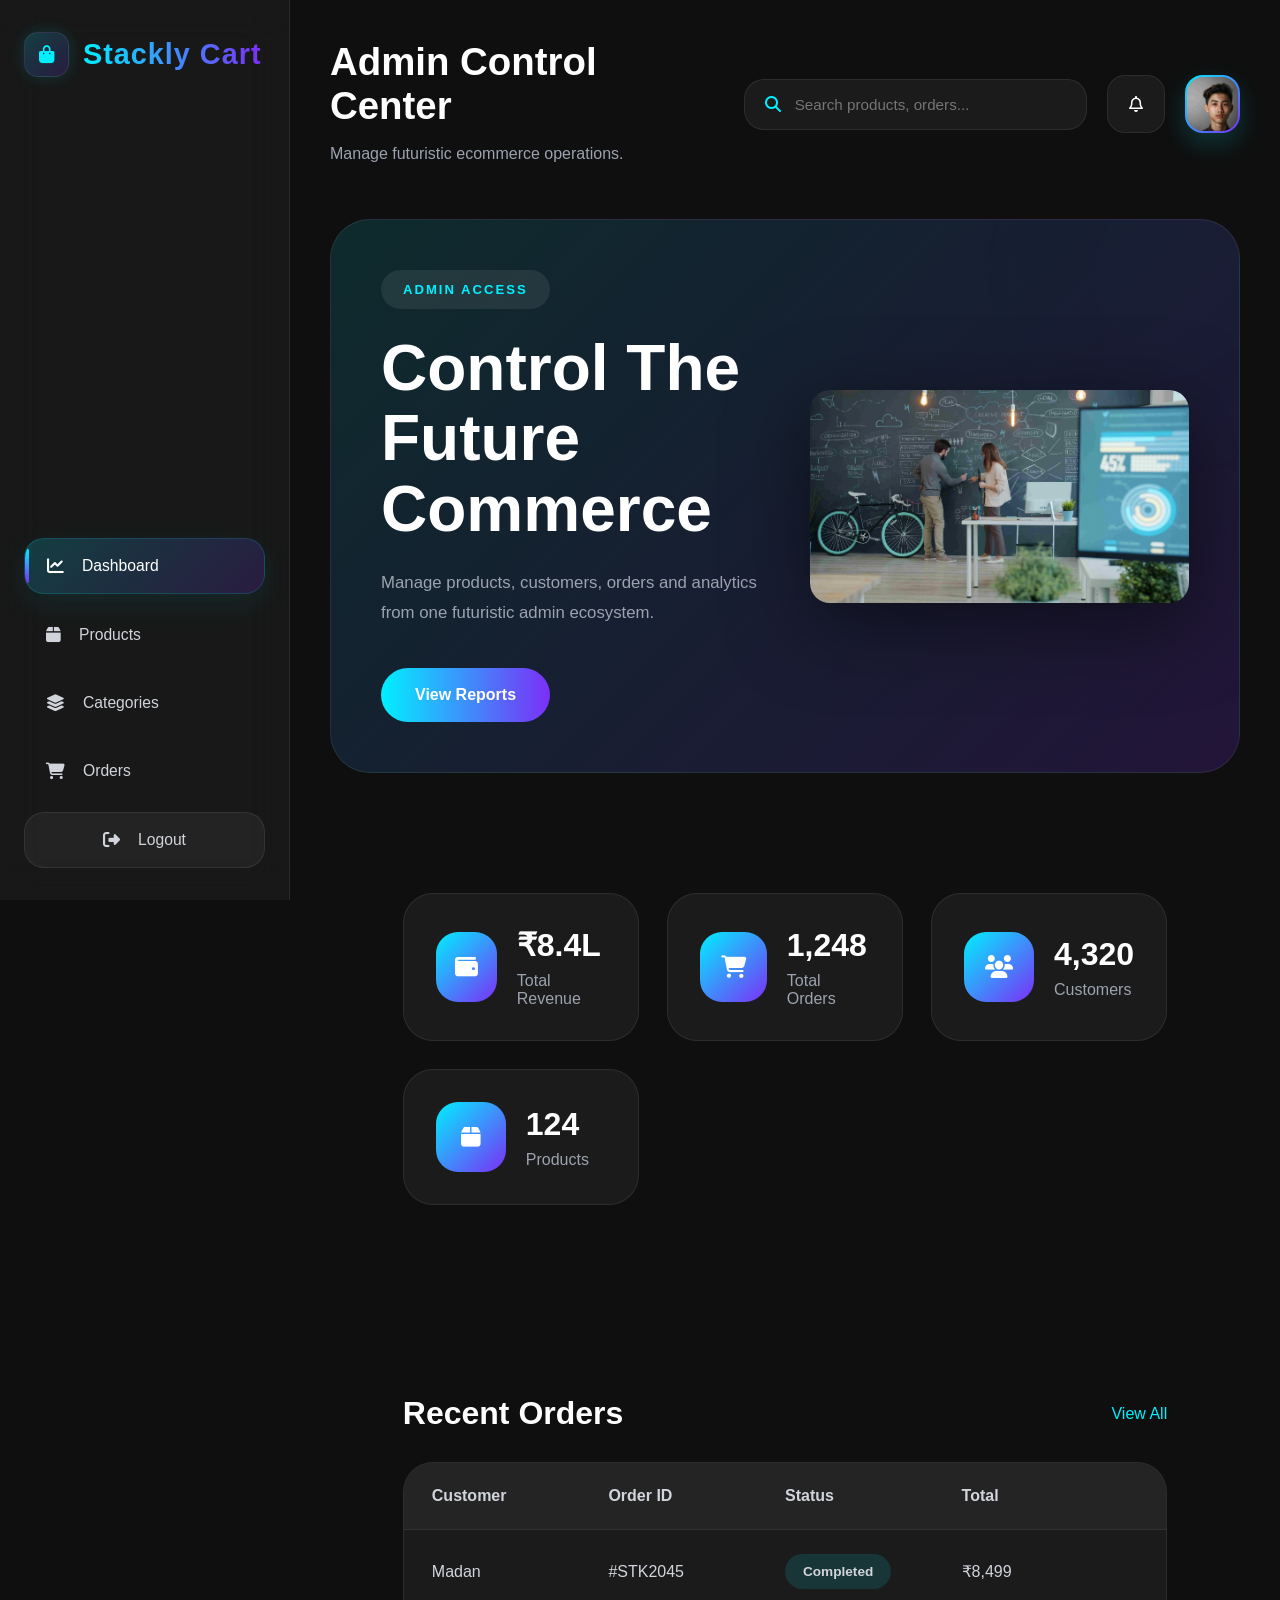
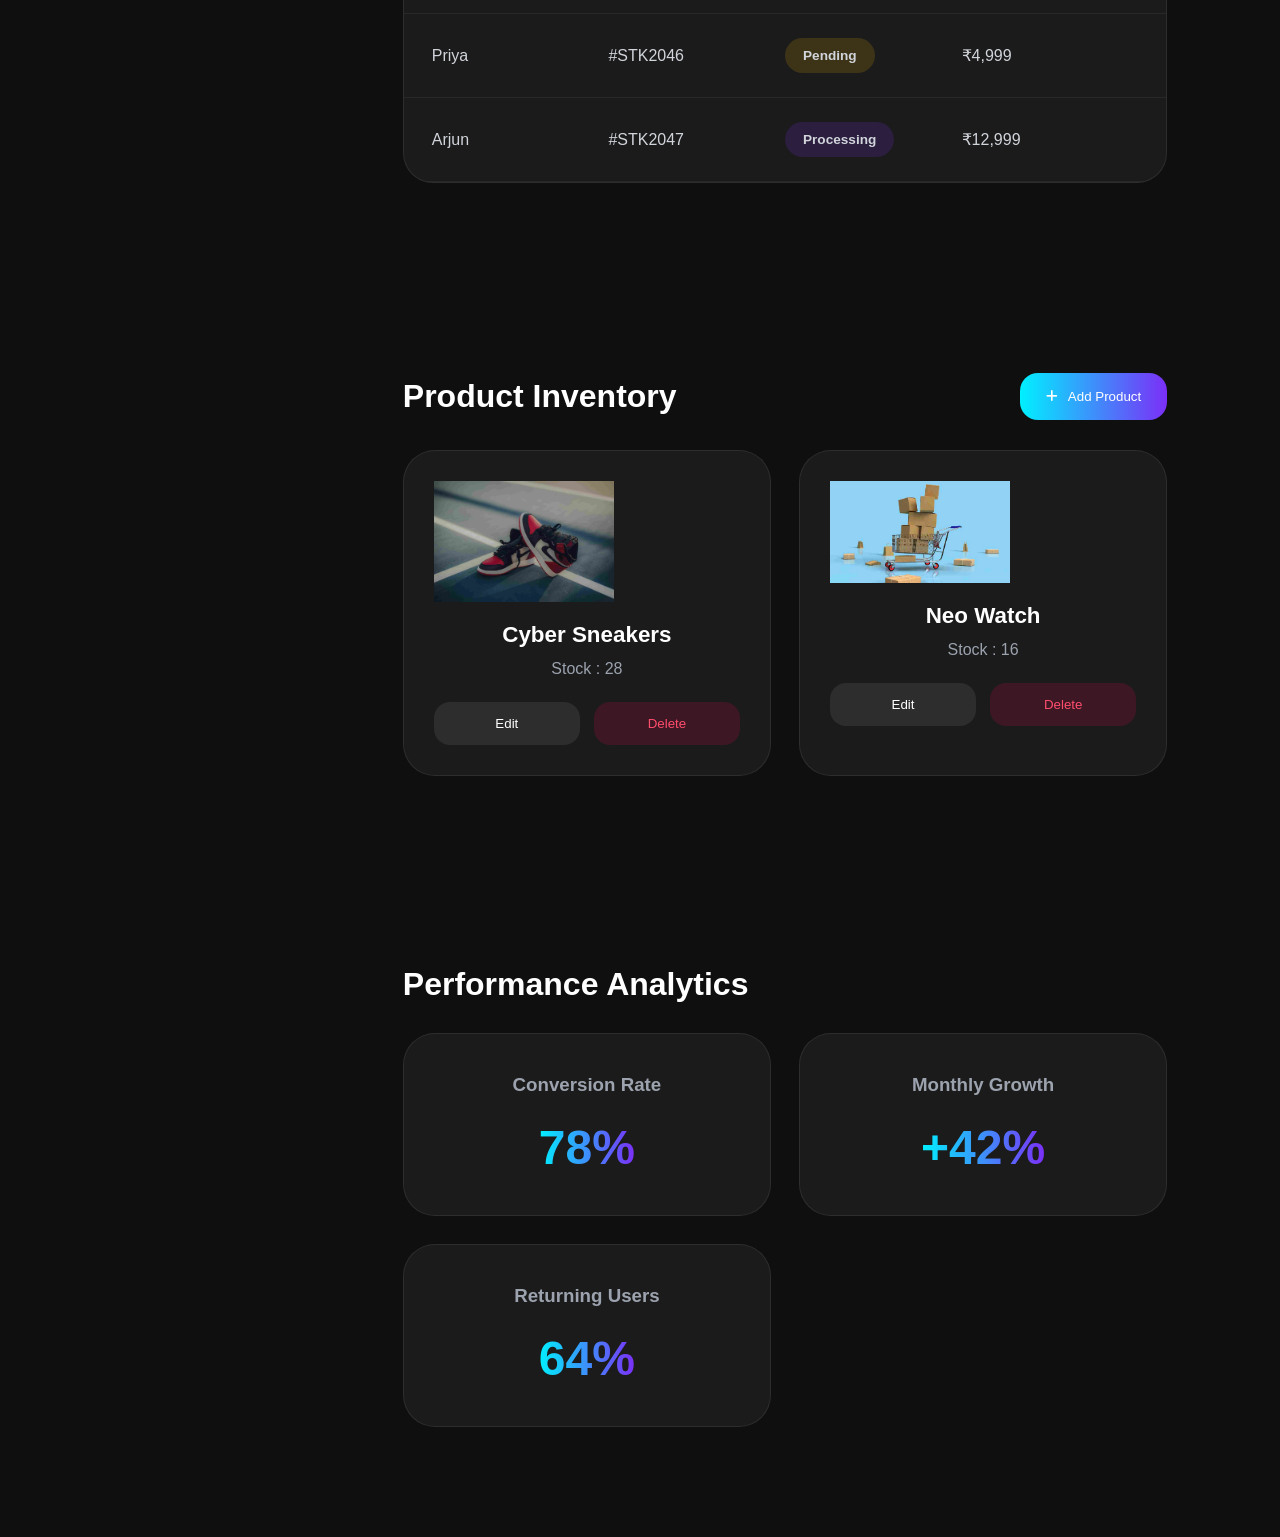
<file: admin.html>
<!DOCTYPE html>
<html lang="en">

<head>

  <meta charset="UTF-8">

  <meta
    name="viewport"
    content="width=device-width, initial-scale=1.0"
  >

  <title>Admin Dashboard | Stackly Cart</title>

  <!-- CSS -->

  <link rel="stylesheet" href="admin.css">
  
  <link rel="stylesheet" href="collections.css">
  <link rel="stylesheet" href="style.css">
  <!-- FONT AWESOME -->

  <link
    rel="stylesheet"
    href="https://cdnjs.cloudflare.com/ajax/libs/font-awesome/6.5.2/css/all.min.css"
  >

  <!-- GOOGLE FONT -->

  <link
    href="https://fonts.googleapis.com/css2?family=Inter:wght@100..900&display=swap"
    rel="stylesheet"
  >

</head>

<body>

  <!-- ====================================================== -->
  <!-- SIDEBAR -->
  <!-- ====================================================== -->

  <aside class="admin-sidebar">

    <!-- Logo -->


    <a href="index.html" class="logo">

      <div class="logo-icon">
        <i class="fa-solid fa-bag-shopping"></i>
      </div>

      <h2>Stackly Cart</h2>

  </a>
    <!-- Navigation -->

<nav class="sidebar-nav">

  <a
    href="#"
    class="active"
    data-target="dashboard"
  >

    <i class="fa-solid fa-chart-line"></i>

    <span>Dashboard</span>

  </a>

  <a
    href="#"
    data-target="products"
  >

    <i class="fa-solid fa-box"></i>

    <span>Products</span>

  </a>

  <a
    href="#"
    data-target="categories"
  >

    <i class="fa-solid fa-layer-group"></i>

    <span>Categories</span>

  </a>

  <a
    href="#"
    data-target="orders"
  >

    <i class="fa-solid fa-cart-shopping"></i>

    <span>Orders</span>

  </a>

<!-- Logout -->

<a
  href="login.html"
  class="logout-btn"
>

  <i class="fa-solid fa-right-from-bracket"></i>

  <span>Logout</span>

</a>

</nav>

  </aside>

  <!-- ====================================================== -->
  <!-- MAIN -->
  <!-- ====================================================== -->

  <main class="admin-main">
    <div
  class="dashboard-content active-content"
  id="dashboard"
>

    <!-- ====================================================== -->
    <!-- TOPBAR -->
    <!-- ====================================================== -->

    <header class="admin-topbar">

      <!-- Left -->

      <div class="topbar-left">

        <h1>

          Admin Control Center

        </h1>

        <p>

          Manage futuristic ecommerce operations.

        </p>

      </div>

      <!-- Right -->

      <div class="topbar-right">

        <!-- Search -->

        <div class="dashboard-search">

          <i class="fa-solid fa-magnifying-glass"></i>

          <input
            type="text"
            placeholder="Search products, orders..."
          >

        </div>

        <!-- Notification -->

        <a
  href="404.html"
  class="topbar-icon"
>

  <i class="fa-regular fa-bell"></i>

</a>

        <!-- Profile -->

        <div class="admin-profile">

          <img
            src="Assets/dashboard/person1.webp"
            alt="person"
          >

        </div>

      </div>

    </header>

    <!-- ====================================================== -->
    <!-- HERO -->
    <!-- ====================================================== -->

    <section class="admin-hero">

      <!-- Glow -->

      <div class="hero-glow"></div>

      <!-- Left -->

      <div class="hero-content">

        <span>ADMIN ACCESS</span>

        <h2>

          Control The
          Future Commerce

        </h2>

        <p>

          Manage products, customers,
          orders and analytics from one
          futuristic admin ecosystem.

        </p>

        <a href="404.html">

  <button>

    View Reports

  </button>

</a>

      </div>

      <!-- Right -->

      <div class="hero-image">

        <img
          src="Assets/dashboard/vitaly-gariev-5YHEsQmkiCM-unsplash_11zon (1).webp"
          alt=""
        >

      </div>

    </section>

    <!-- ====================================================== -->
    <!-- STATS -->
    <!-- ====================================================== -->

    <section class="admin-stats">

      <!-- CARD -->

      <div class="stats-card">

        <div class="stats-icon">

          <i class="fa-solid fa-wallet"></i>

        </div>

        <div>

          <h3>₹8.4L</h3>

          <p>Total Revenue</p>

        </div>

      </div>

      <!-- CARD -->

      <div class="stats-card">

        <div class="stats-icon">

          <i class="fa-solid fa-cart-shopping"></i>

        </div>

        <div>

          <h3>1,248</h3>

          <p>Total Orders</p>

        </div>

      </div>

      <!-- CARD -->

      <div class="stats-card">

        <div class="stats-icon">

          <i class="fa-solid fa-users"></i>

        </div>

        <div>

          <h3>4,320</h3>

          <p>Customers</p>

        </div>

      </div>

      <!-- CARD -->

      <div class="stats-card">

        <div class="stats-icon">

          <i class="fa-solid fa-box"></i>

        </div>

        <div>

          <h3>124</h3>

          <p>Products</p>

        </div>

      </div>

    </section>

    <!-- ====================================================== -->
    <!-- RECENT ORDERS -->
    <!-- ====================================================== -->

    <section class="recent-orders">

      <!-- Title -->

      <div class="section-header">

        <h2>

          Recent Orders

        </h2>

        <a href="#">

          View All

        </a>

      </div>

      <!-- Table -->

      <div class="orders-table">

        <!-- Row -->

        <div class="table-row table-head">

          <span>Customer</span>
          <span>Order ID</span>
          <span>Status</span>
          <span>Total</span>

        </div>

        <!-- Row -->

        <div class="table-row">

          <span>Madan</span>
          <span>#STK2045</span>

          <span class="completed">

            Completed

          </span>

          <span>₹8,499</span>

        </div>

        <!-- Row -->

        <div class="table-row">

          <span>Priya</span>
          <span>#STK2046</span>

          <span class="pending">

            Pending

          </span>

          <span>₹4,999</span>

        </div>

        <!-- Row -->

        <div class="table-row">

          <span>Arjun</span>
          <span>#STK2047</span>

          <span class="processing">

            Processing

          </span>

          <span>₹12,999</span>

        </div>

      </div>

    </section>

    <!-- ====================================================== -->
    <!-- PRODUCT MANAGEMENT -->
    <!-- ====================================================== -->

    <section class="product-management">

      <!-- Title -->

      <div class="section-header">

        <h2>

          Product Inventory

        </h2>

        <a
          href="404.html"
          class="add-product-link"
        >

          <button class="add-product-btn">

            <i class="fa-solid fa-plus"></i>

            Add Product

          </button>

        </a>

      </div>

      <!-- Grid -->

      <div class="inventory-grid">

        <!-- CARD -->

        <div class="inventory-card">

          <img
            src="Assets/dashboard/taylor-smith-aDZ5YIuedQg-unsplash_11zon.webp"
            alt=""
          >

          <h3>Cyber Sneakers</h3>

          <p>Stock : 28</p>

          <div class="inventory-actions">

            <button>Edit</button>

            <button class="delete-btn">

              Delete

            </button>

          </div>

        </div>

        <!-- CARD -->

        <div class="inventory-card">

          <img
            src="Assets/dashboard/shutter-speed-BQ9usyzHx_w-unsplash_11zon.webp"
            alt=""
          >

          <h3>Neo Watch</h3>

          <p>Stock : 16</p>

          <div class="inventory-actions">

            <button>Edit</button>

            <button class="delete-btn">

              Delete

            </button>

          </div>

        </div>

      </div>

    </section>

    <!-- ====================================================== -->
    <!-- ANALYTICS -->
    <!-- ====================================================== -->

    <section class="analytics-section">

      <!-- Title -->

      <div class="section-header">

        <h2>

          Performance Analytics

        </h2>

      </div>

      <!-- Cards -->

      <div class="analytics-grid">

        <!-- CARD -->

        <div class="analytics-card">

          <h3>Conversion Rate</h3>

          <span>78%</span>

        </div>

        <!-- CARD -->

        <div class="analytics-card">

          <h3>Monthly Growth</h3>

          <span>+42%</span>

        </div>

        <!-- CARD -->

        <div class="analytics-card">

          <h3>Returning Users</h3>

          <span>64%</span>

        </div>

      </div>

    </section>

</div>

<!-- PRODUCTS PAGE -->

<div
  class="dashboard-content"
  id="products"
>

  <section class="analytics-section">

    <div class="section-header">

      <h2>Products Management</h2>

    </div>

    <div class="analytics-grid">

      <div class="analytics-card">

        <h3>Total Products</h3>

        <span>124</span>

      </div>

      <div class="analytics-card">

        <h3>Out Of Stock</h3>

        <span>08</span>

      </div>

    </div>

  </section>

</div>

<!-- CATEGORIES PAGE -->

<div
  class="dashboard-content"
  id="categories"
>

  <section class="analytics-section">

    <div class="section-header">

      <h2>Categories</h2>

    </div>

    <div class="analytics-grid">

      <div class="analytics-card">

        <h3>Fashion</h3>

        <span>24</span>

      </div>

      <div class="analytics-card">

        <h3>Electronics</h3>

        <span>18</span>

      </div>

    </div>

  </section>

</div>

<!-- ORDERS PAGE -->

<div
  class="dashboard-content"
  id="orders"
>

  <section class="recent-orders">

    <div class="section-header">

      <h2>All Orders</h2>

    </div>

    <div class="orders-table">

      <div class="table-row table-head">

        <span>Customer</span>
        <span>Order ID</span>
        <span>Status</span>
        <span>Total</span>

      </div>

      <div class="table-row">

        <span>Madan</span>
        <span>#STK2045</span>

        <span class="completed">

          Completed

        </span>

        <span>₹8,499</span>

      </div>

    </div>

  </section>

</div>

</main>
<script>

  const navItems =
  document.querySelectorAll(".sidebar-nav a");

  const sections =
  document.querySelectorAll(".dashboard-content");

  navItems.forEach(item => {

    item.addEventListener("click", (e) => {

      // SKIP LOGOUT

      if(
        item.classList.contains("logout-btn")
      ){
        return;
      }

      e.preventDefault();

      // REMOVE ACTIVE

      navItems.forEach(nav => {

        nav.classList.remove("active");

      });

      // ACTIVE NAV

      item.classList.add("active");

      // TARGET

      const target =
      item.getAttribute("data-target");

      // HIDE ALL

      sections.forEach(section => {

        section.classList.remove(
          "active-content"
        );

      });

      // SHOW TARGET

      document
      .getElementById(target)
      .classList.add("active-content");

    });

  });

</script>
</body>

</html>
</file>
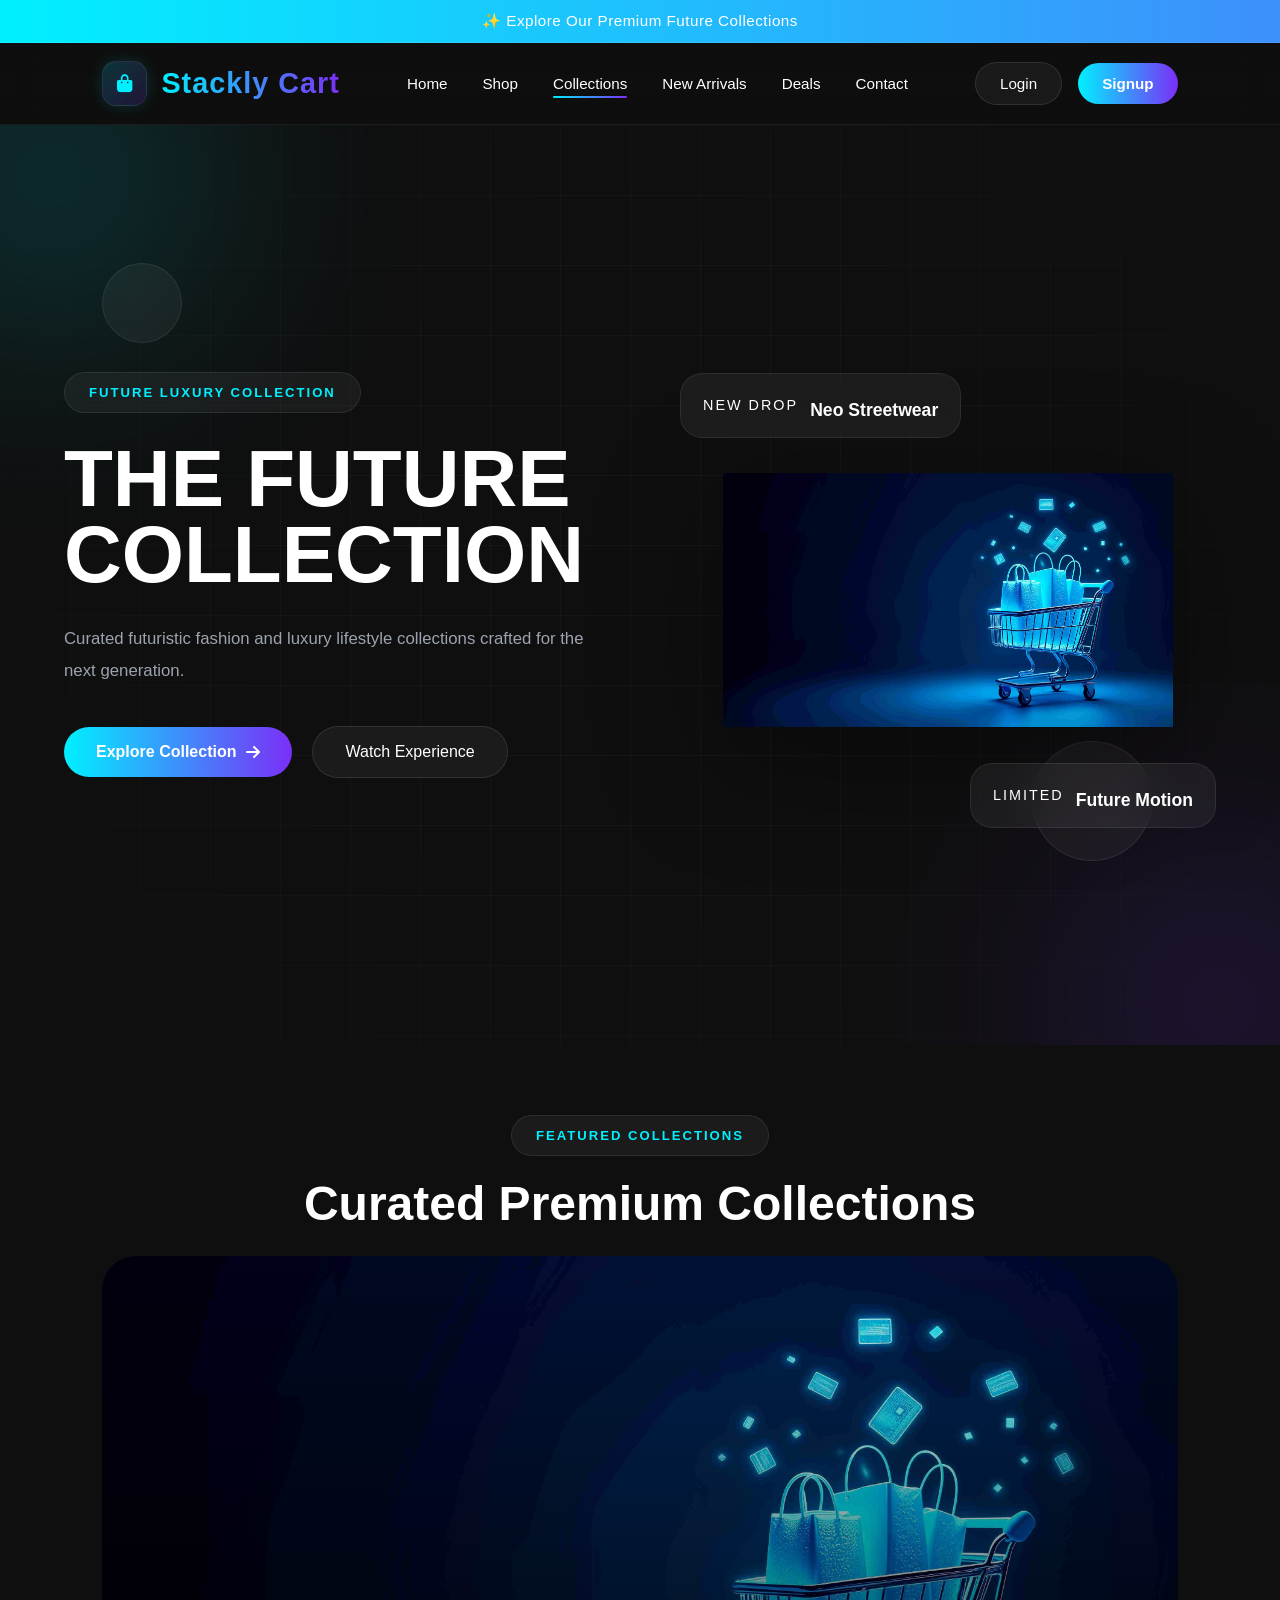
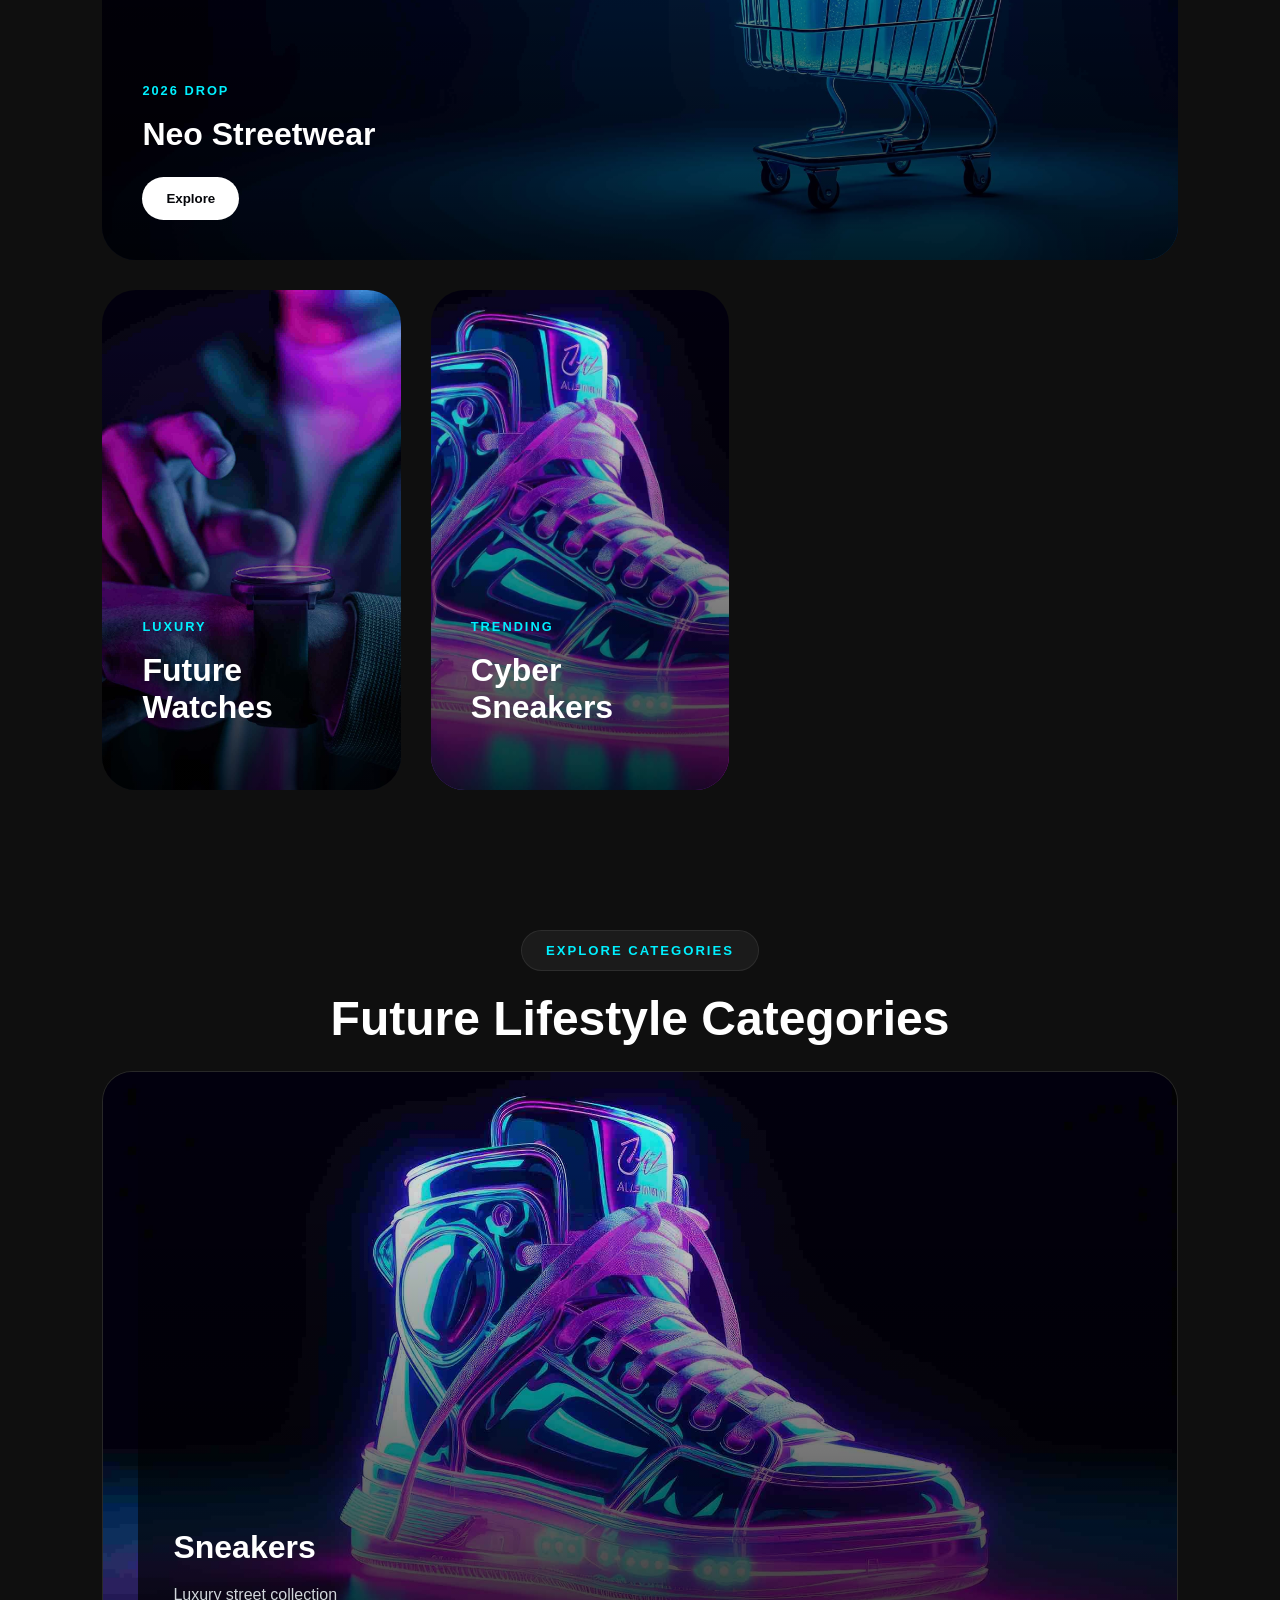
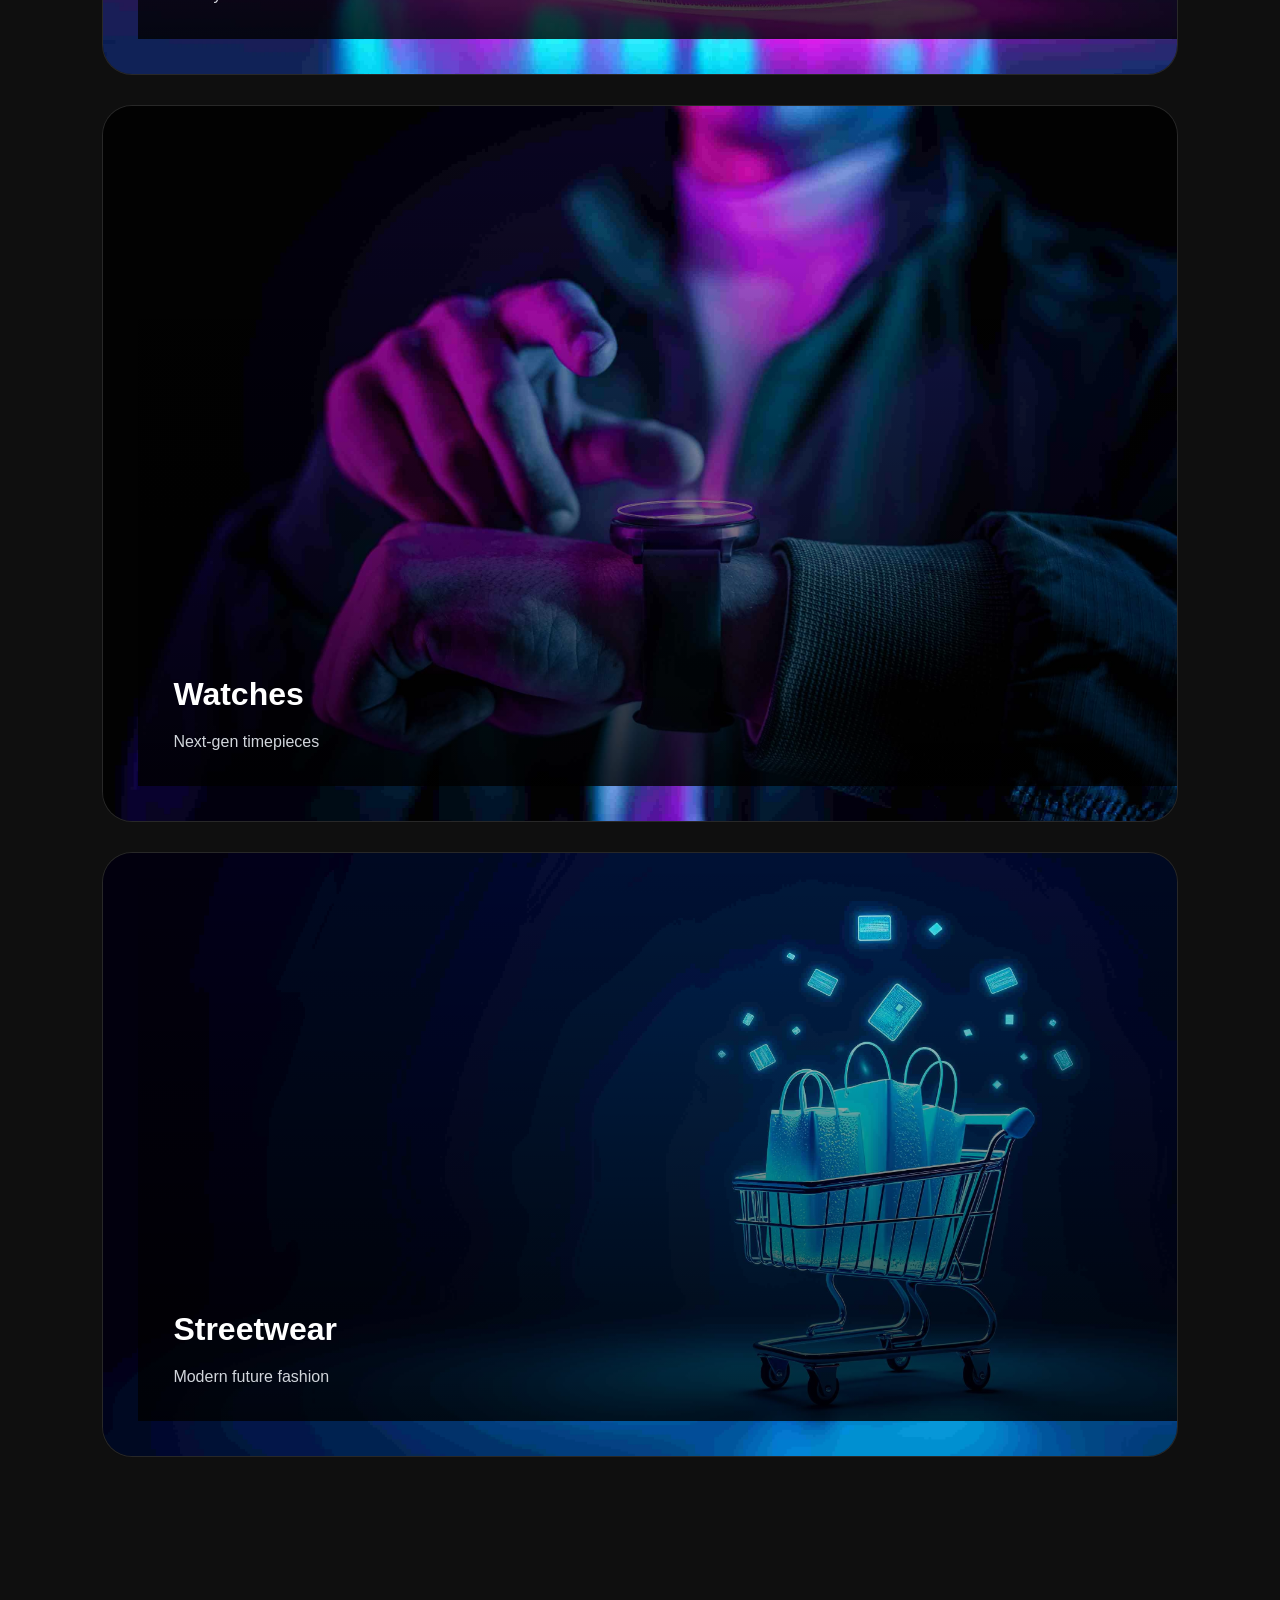
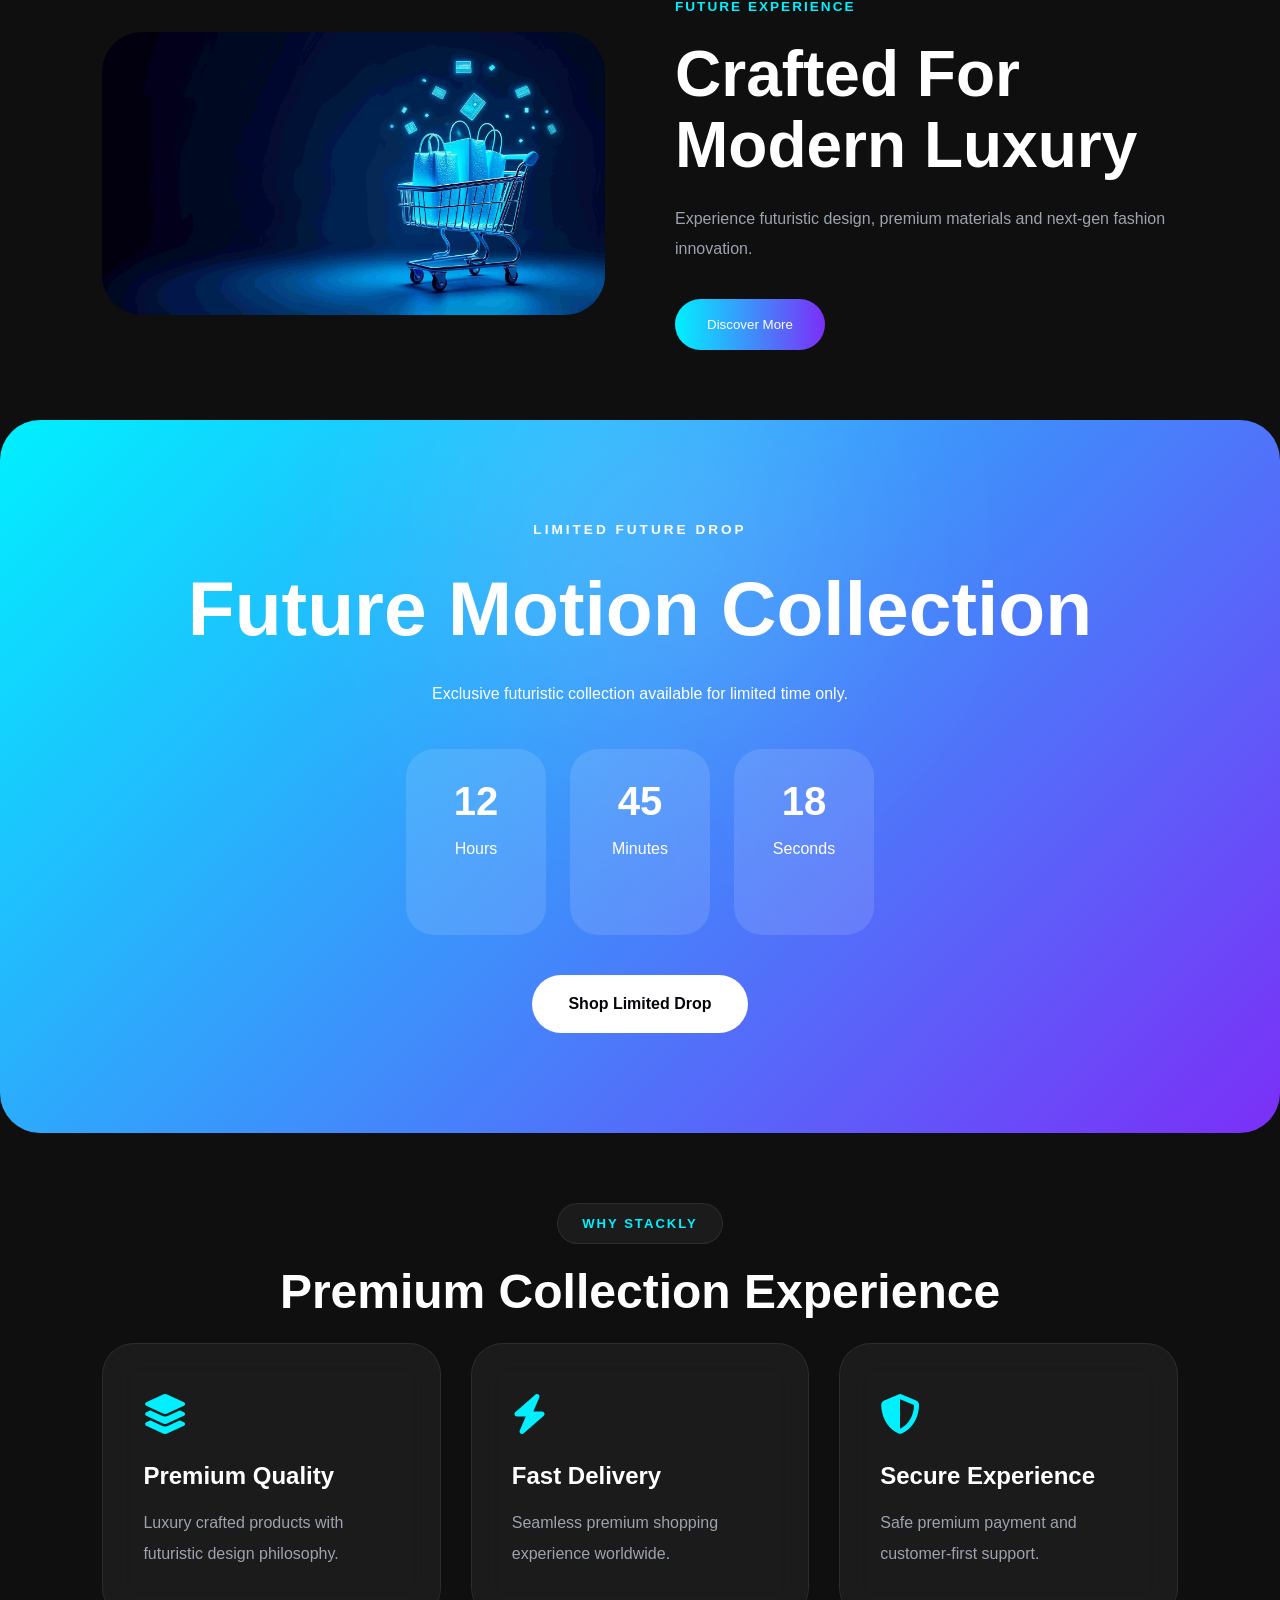
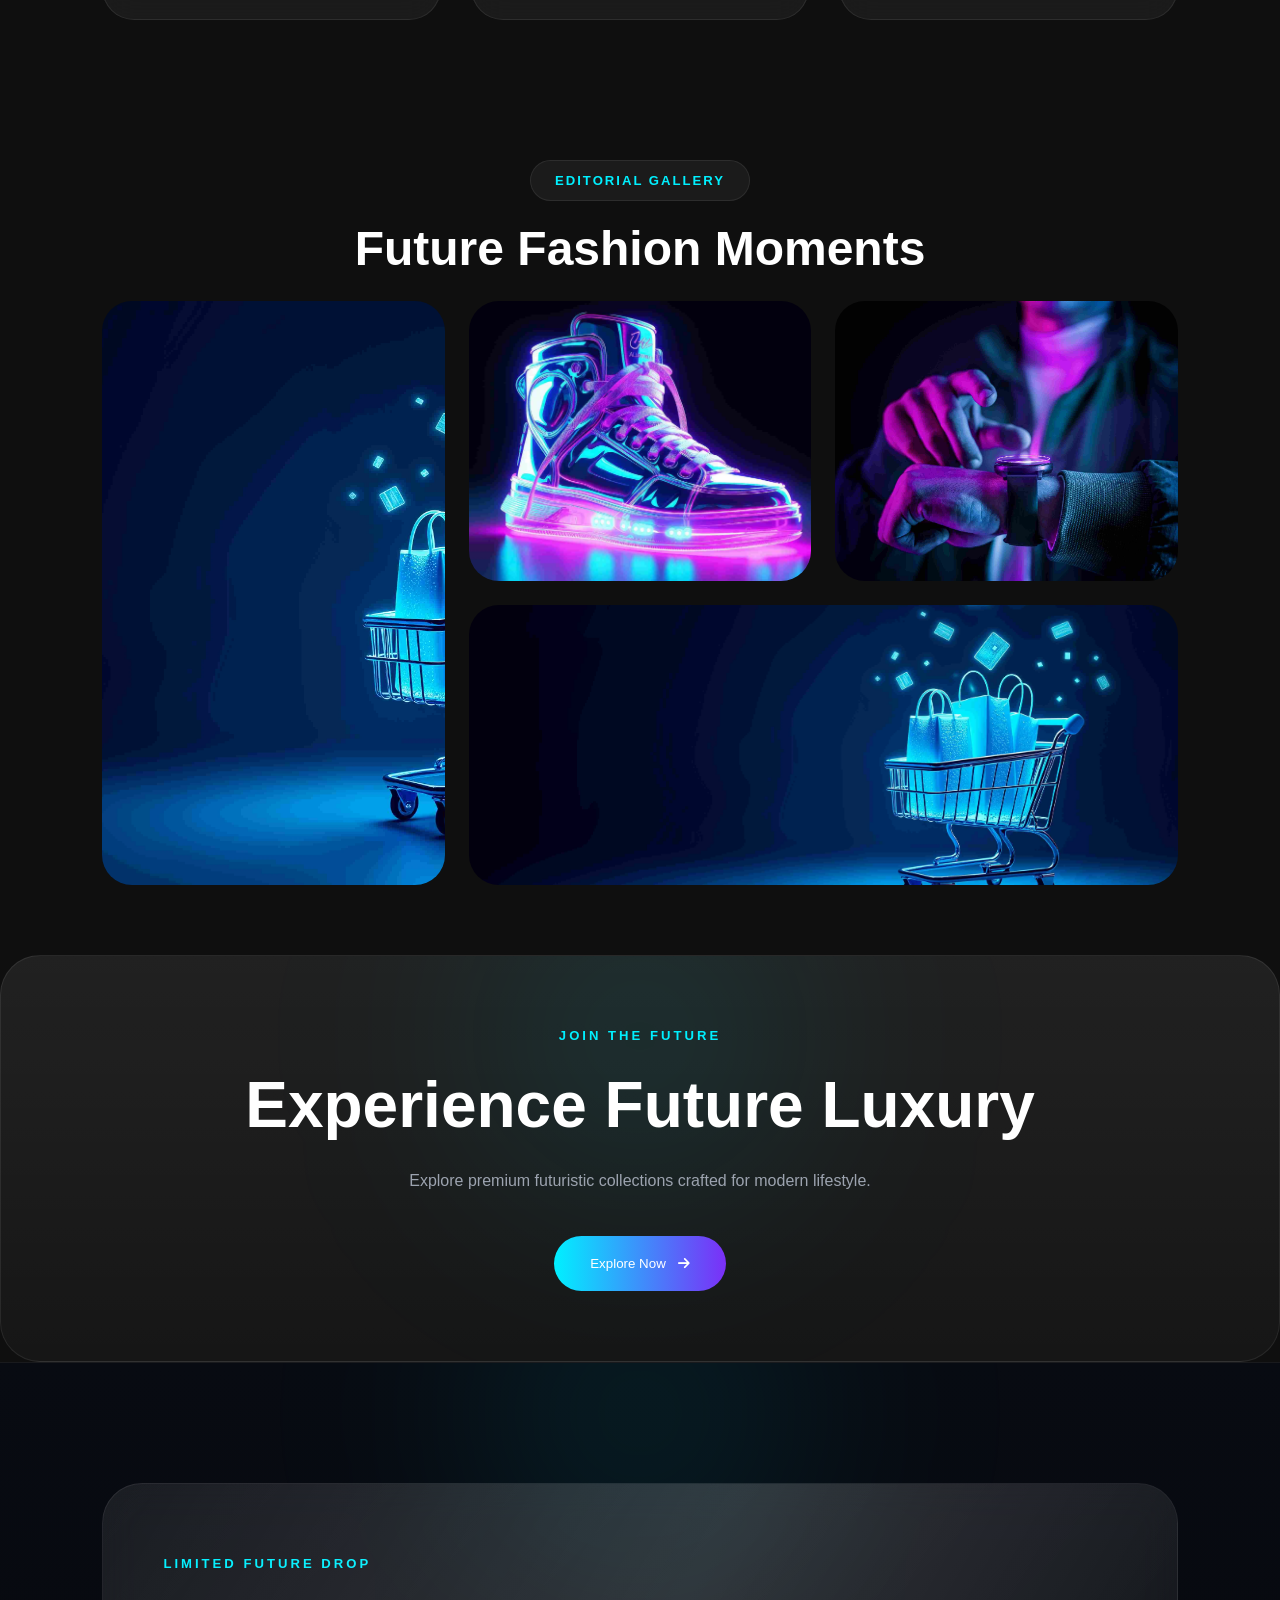
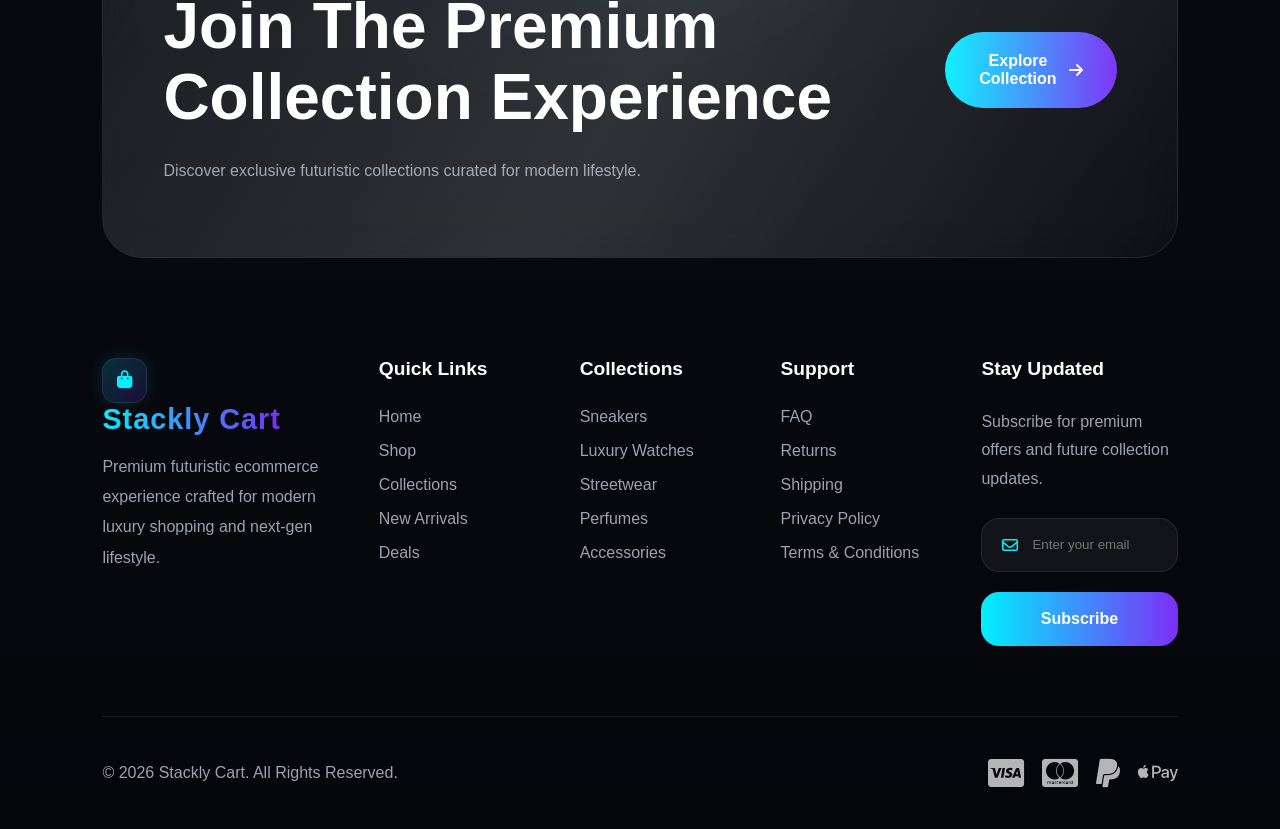
<file: collections.html>
<!DOCTYPE html>
<html lang="en">

<head>

  <meta charset="UTF-8">

  <meta
    name="viewport"
    content="width=device-width, initial-scale=1.0"
  >

  <title>Collections | Stackly Cart</title>

  <!-- CSS -->

  <link rel="stylesheet" href="collections.css">
  <link rel="stylesheet" href="style.css">



  <!-- FONT AWESOME -->

  <link
    rel="stylesheet"
    href="https://cdnjs.cloudflare.com/ajax/libs/font-awesome/6.5.2/css/all.min.css"
  >

  <!-- GOOGLE FONT -->

  <link
    href="https://fonts.googleapis.com/css2?family=Inter:wght@100..900&display=swap"
    rel="stylesheet"
  >

</head>

<body>

  <!-- ========================= -->
  <!-- TOP BAR -->
  <!-- ========================= -->

  <div class="top-bar">

    <p>

      ✨ Explore Our Premium Future Collections

    </p>

  </div>

  <!-- ========================= -->
  <!-- HEADER -->
  <!-- ========================= -->

  <header class="navbar">

    <!-- Logo -->

  <a href="index.html" class="logo">

      <div class="logo-icon">
        <i class="fa-solid fa-bag-shopping"></i>
      </div>

      <h2>Stackly Cart</h2>

  </a>

    <!-- NAV LINKS -->

    <nav class="nav-links">

      <a href="index.html">Home</a>
      <a href="shop.html">Shop</a>
      <a href="#" class="active">Collections</a>
      <a href="newarrivals.html">New Arrivals</a>
      <a href="deals.html">Deals</a>
      <a href="contact.html">Contact</a>

      <!-- MOBILE AUTH -->

      <div class="mobile-auth">

        <a href="login.html" class="mobile-login">

          Login

        </a>

        <a href="signup.html" class="mobile-signup">

          Signup

        </a>

      </div>

    </nav>

    <!-- DESKTOP AUTH -->

    <div class="nav-auth">

      <a href="login.html" class="login-btn">

        Login

      </a>

      <a href="signup.html" class="signup-btn">

        Signup

      </a>

    </div>

    <!-- MENU BTN -->

    <div class="menu-btn">

      <i class="fa-solid fa-bars"></i>

    </div>

  </header>

  <!-- ========================= -->
  <!-- COLLECTION HERO -->
  <!-- ========================= -->

  <section class="collection-hero">

    <!-- Background -->

    <div class="hero-grid"></div>

    <div class="hero-glow glow-1"></div>
    <div class="hero-glow glow-2"></div>

    <!-- Floating Elements -->

    <div class="floating-orb orb-1"></div>
    <div class="floating-orb orb-2"></div>

    <!-- Hero Content -->

    <div class="collection-hero-content">

      <span>

        FUTURE LUXURY COLLECTION

      </span>

      <h1>

        THE FUTURE
        <br>
        COLLECTION

      </h1>

      <p>

        Curated futuristic fashion and
        luxury lifestyle collections crafted
        for the next generation.

      </p>

      <!-- Buttons -->

      <div class="hero-buttons">

        <a
          href="404.html"
          class="primary-btn-link"
        >

          <button class="primary-btn">

            Explore Collection

            <i class="fa-solid fa-arrow-right"></i>

          </button>

        </a>
        <a
          href="404.html"
          class="secondary-btn-link"
        >

          <button class="secondary-btn">

            Watch Experience

          </button>

        </a>

      </div>

    </div>

    <!-- Floating Showcase -->

    <div class="hero-showcase">

      <!-- Main Product -->

      <img
        src="Assets/E-commerce_hero_image.webp"
        alt=""
        class="hero-main-image"
      >

      <!-- Floating Cards -->

      <div class="floating-card card-1">

        <span>NEW DROP</span>

        <h4>Neo Streetwear</h4>

      </div>

      <div class="floating-card card-2">

        <span>LIMITED</span>

        <h4>Future Motion</h4>

      </div>

    </div>

  </section>

  <!-- ========================= -->
  <!-- FEATURED COLLECTIONS -->
  <!-- ========================= -->

  <section class="featured-collections">

    <!-- Title -->

    <div class="section-title">

      <span>FEATURED COLLECTIONS</span>

      <h2>

        Curated Premium Collections

      </h2>

    </div>

    <!-- Grid -->

    <div class="featured-grid">

      <!-- CARD -->

      <div class="featured-card large-card">

        <img
          src="Assets/E-commerce_hero_image.webp"
          alt=""
        >

        <div class="featured-overlay">

          <span>2026 DROP</span>

          <h3>Neo Streetwear</h3>

          <a
            href="404.html"
            class="explore-btn-link"
          >

            <button>

              Explore

            </button>

          </a>

        </div>

      </div>

      <!-- CARD -->

      <div class="featured-card">

        <img
          src="Assets/futuristic-hologram-smartwatch-wearable-technology_11zon.webp"
          alt=""
        >

        <div class="featured-overlay">

          <span>LUXURY</span>

          <h3>Future Watches</h3>

        </div>

      </div>

      <!-- CARD -->

      <div class="featured-card">

        <img
          src="Assets/3d-shoe-shape-glowing-with-bright-holographic-colors_11zon.webp"
          alt=""
        >

        <div class="featured-overlay">

          <span>TRENDING</span>

          <h3>Cyber Sneakers</h3>

        </div>

      </div>

    </div>

  </section>

  <!-- ========================= -->
  <!-- COLLECTION CATEGORIES -->
  <!-- ========================= -->

  <section class="collection-categories">

    <!-- Title -->

    <div class="section-title">

      <span>EXPLORE CATEGORIES</span>

      <h2>

        Future Lifestyle Categories

      </h2>

    </div>

    <!-- Categories -->

    <div class="category-slider">

      <!-- Category -->

      <div class="category-card">

        <img
          src="Assets/3d-shoe-shape-glowing-with-bright-holographic-colors_11zon.webp"
          alt=""
        >

        <div class="category-content">

          <h3>Sneakers</h3>

          <p>Luxury street collection</p>

        </div>

      </div>

      <!-- Category -->

      <div class="category-card">

        <img
          src="Assets/futuristic-hologram-smartwatch-wearable-technology_11zon.webp"
          alt=""
        >

        <div class="category-content">

          <h3>Watches</h3>

          <p>Next-gen timepieces</p>

        </div>

      </div>

      <!-- Category -->

      <div class="category-card">

        <img
          src="Assets/E-commerce_hero_image.webp"
          alt=""
        >

        <div class="category-content">

          <h3>Streetwear</h3>

          <p>Modern future fashion</p>

        </div>

      </div>

    </div>

  </section>

  <!-- ========================= -->
  <!-- IMMERSIVE BANNER -->
  <!-- ========================= -->

  <section class="immersive-banner">

    <!-- Left -->

    <div class="banner-image">

      <img
        src="Assets/E-commerce_hero_image.webp"
        alt=""
      >

    </div>

    <!-- Right -->

    <div class="banner-content">

      <span>FUTURE EXPERIENCE</span>

      <h2>

        Crafted For
        Modern Luxury

      </h2>

      <p>

        Experience futuristic design,
        premium materials and next-gen
        fashion innovation.

      </p>

      <a
        href="404.html"
        class="discover-btn-link"
      >

        <button>

          Discover More

        </button>

      </a>
    </div>

  </section>

  <!-- ========================= -->
  <!-- FEATURED DROP -->
  <!-- ========================= -->

  <section class="featured-drop">

    <!-- Glow -->

    <div class="drop-glow"></div>

    <!-- Content -->

    <div class="drop-content">

      <span>LIMITED FUTURE DROP</span>

      <h2>

        Future Motion
        Collection

      </h2>

      <p>

        Exclusive futuristic collection
        available for limited time only.

      </p>

      <!-- Countdown -->

      <div class="drop-timer">

        <div>
          <h3>12</h3>
          <p>Hours</p>
        </div>

        <div>
          <h3>45</h3>
          <p>Minutes</p>
        </div>

        <div>
          <h3>18</h3>
          <p>Seconds</p>
        </div>

      </div>

      <button>

        Shop Limited Drop

      </button>

    </div>

  </section>

  <!-- ========================= -->
  <!-- COLLECTION EXPERIENCE -->
  <!-- ========================= -->

  <section class="collection-experience">

    <!-- Title -->

    <div class="section-title">

      <span>WHY STACKLY</span>

      <h2>

        Premium Collection Experience

      </h2>

    </div>

    <!-- Experience Grid -->

    <div class="experience-grid">

      <!-- Card -->

      <div class="experience-card">

        <i class="fa-solid fa-layer-group"></i>

        <h3>Premium Quality</h3>

        <p>

          Luxury crafted products with
          futuristic design philosophy.

        </p>

      </div>

      <!-- Card -->

      <div class="experience-card">

        <i class="fa-solid fa-bolt"></i>

        <h3>Fast Delivery</h3>

        <p>

          Seamless premium shopping
          experience worldwide.

        </p>

      </div>

      <!-- Card -->

      <div class="experience-card">

        <i class="fa-solid fa-shield-halved"></i>

        <h3>Secure Experience</h3>

        <p>

          Safe premium payment and
          customer-first support.

        </p>

      </div>

    </div>

  </section>

  <!-- ========================= -->
  <!-- COLLECTION GALLERY -->
  <!-- ========================= -->

  <section class="collection-gallery">

    <!-- Title -->

    <div class="section-title">

      <span>EDITORIAL GALLERY</span>

      <h2>

        Future Fashion Moments

      </h2>

    </div>

    <!-- Gallery Grid -->

    <div class="gallery-grid">

      <div class="gallery-item tall-item">

        <img
          src="Assets/E-commerce_hero_image.webp"
          alt=""
        >

      </div>

      <div class="gallery-item">

        <img
          src="Assets/3d-shoe-shape-glowing-with-bright-holographic-colors_11zon.webp"
          alt=""
        >

      </div>

      <div class="gallery-item">

        <img
          src="Assets/futuristic-hologram-smartwatch-wearable-technology_11zon.webp"
          alt=""
        >

      </div>

      <div class="gallery-item wide-item">

        <img
          src="Assets/E-commerce_hero_image.webp"
          alt=""
        >

      </div>

    </div>

  </section>

  <!-- ========================= -->
  <!-- FINAL CTA -->
  <!-- ========================= -->

  <section class="final-cta">

    <!-- Glow -->

    <div class="cta-glow"></div>

    <!-- Content -->

    <div class="final-cta-content">

      <span>JOIN THE FUTURE</span>

      <h2>

        Experience Future Luxury

      </h2>

      <p>

        Explore premium futuristic
        collections crafted for modern lifestyle.

      </p>

      <a
        href="404.html"
        class="explore-now-link"
      >

        <button>

          Explore Now

          <i class="fa-solid fa-arrow-right"></i>

        </button>

      </a>

    </div>

  </section>

  <!-- ========================= -->
<!-- PREMIUM FOOTER -->
<!-- ========================= -->

<footer class="footer">

  <!-- TOP CTA -->

  <div class="footer-cta">

    <div class="footer-cta-content">

      <span>LIMITED FUTURE DROP</span>

      <h2>

        Join The Premium
        Collection Experience

      </h2>

      <p>

        Discover exclusive futuristic
        collections curated for modern lifestyle.

      </p>

    </div>

    <!-- CTA BUTTON -->

    <a
  href="404.html"
  class="explore-btn-link"
>

  <button>

    Explore Collection

    <i class="fa-solid fa-arrow-right"></i>

  </button>

</a>

  </div>

  <!-- FOOTER MAIN -->

  <div class="footer-main">

    <!-- BRAND -->

    <div class="footer-column footer-brand">

      <!-- Logo -->

    <a href="index.html" class="logo">

        <div class="logo-icon">
          <i class="fa-solid fa-bag-shopping"></i>
        </div>

        <h2>Stackly Cart</h2>

    </a>

      <p>

        Premium futuristic ecommerce
        experience crafted for modern
        luxury shopping and next-gen lifestyle.

      </p>

    </div>

    <!-- QUICK LINKS -->

    <div class="footer-column">

      <h3>Quick Links</h3>

      <a href="index.html">Home</a>
      <a href="shop.html">Shop</a>
      <a href="collections.html">Collections</a>
      <a href="newarrivals.html">New Arrivals</a>
      <a href="deals.html">Deals</a>

    </div>

    <!-- COLLECTIONS -->

    <div class="footer-column">

      <h3>Collections</h3>

      <a href="404.html">Sneakers</a>
      <a href="404.html">Luxury Watches</a>
      <a href="404.html">Streetwear</a>
      <a href="404.html">Perfumes</a>
      <a href="404.html">Accessories</a>

    </div>

    <!-- SUPPORT -->

    <div class="footer-column">

      <h3>Support</h3>

      <a href="404.html">FAQ</a>
      <a href="404.html">Returns</a>
      <a href="404.html">Shipping</a>
      <a href="404.html">Privacy Policy</a>
      <a href="404.html">Terms & Conditions</a>

    </div>

    <!-- NEWSLETTER -->

    <div class="footer-column footer-newsletter">

      <h3>Stay Updated</h3>

      <p>

        Subscribe for premium offers
        and future collection updates.

      </p>

      <!-- Input -->

      <div class="footer-input">

        <i class="fa-regular fa-envelope"></i>

        <input
          type="email"
          placeholder="Enter your email"
        >

      </div>

      <!-- Button -->

      <button>

        Subscribe

      </button>

    </div>

  </div>

  <!-- FOOTER BOTTOM -->

  <div class="footer-bottom">

    <p>

      © 2026 Stackly Cart.
      All Rights Reserved.

    </p>

    <!-- PAYMENT -->

    <div class="footer-payment">

      <i class="fa-brands fa-cc-visa"></i>
      <i class="fa-brands fa-cc-mastercard"></i>
      <i class="fa-brands fa-paypal"></i>
      <i class="fa-brands fa-apple-pay"></i>

    </div>

  </div>

</footer>

  <!-- JS -->

  <script src="script.js"></script>

</body>

</html>
</file>
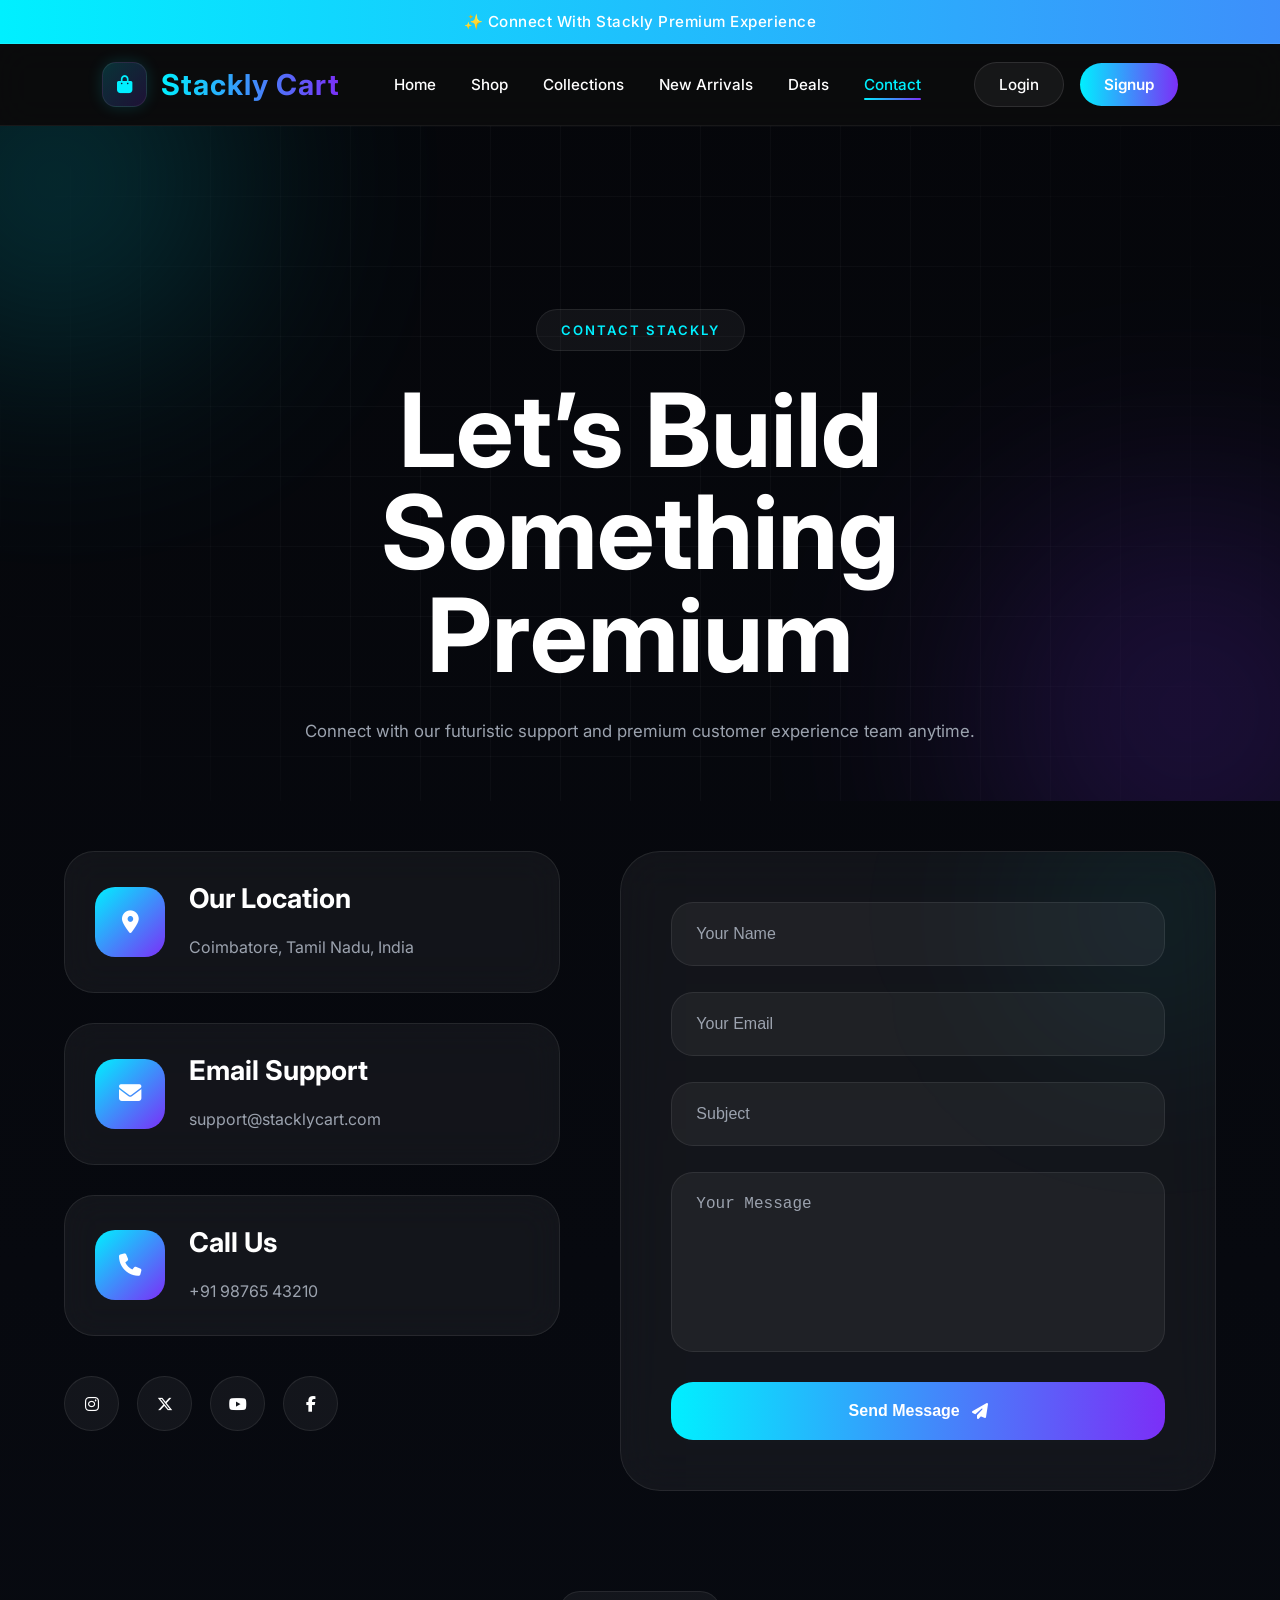
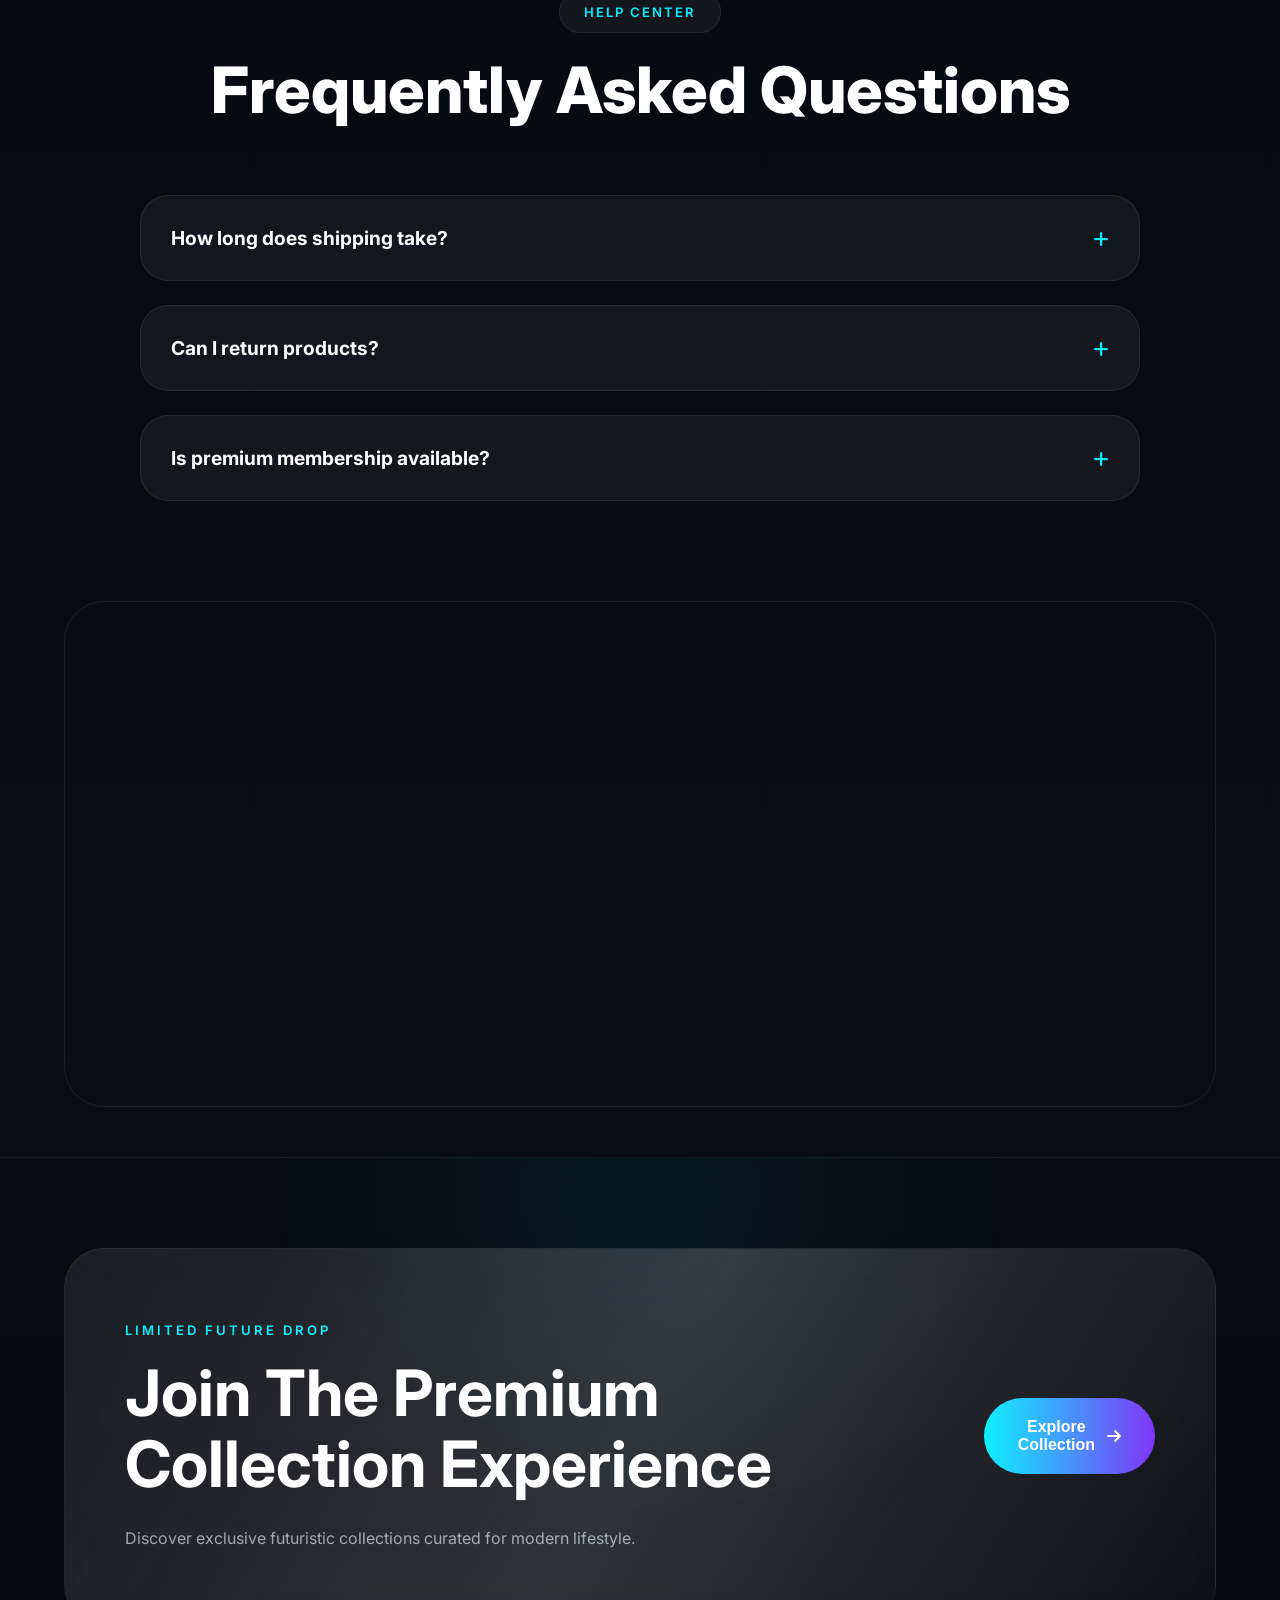
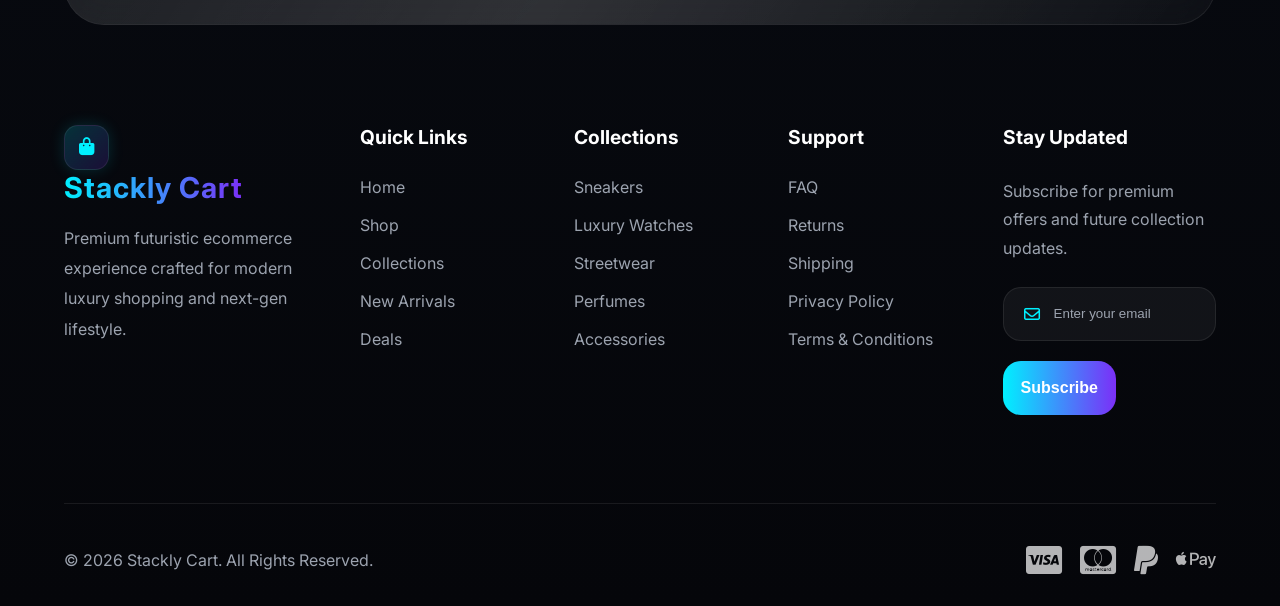
<file: contact.html>
<!DOCTYPE html>
<html lang="en">

<head>

  <meta charset="UTF-8">

  <meta
    name="viewport"
    content="width=device-width, initial-scale=1.0"
  >

  <title>Contact | Stackly Cart</title>

  <!-- CSS -->

  <link rel="stylesheet" href="contact.css">
  <link rel="stylesheet" href="style.css">
  <link rel="stylesheet" href="collections.css">

  <!-- FONT AWESOME -->

  <link
    rel="stylesheet"
    href="https://cdnjs.cloudflare.com/ajax/libs/font-awesome/6.5.2/css/all.min.css"
  >

  <!-- GOOGLE FONT -->

  <link
    href="https://fonts.googleapis.com/css2?family=Inter:wght@100..900&display=swap"
    rel="stylesheet"
  >

</head>

<body>

  <!-- ========================= -->
  <!-- TOP BAR -->
  <!-- ========================= -->

  <div class="top-bar">

    <p>

      ✨ Connect With Stackly Premium Experience

    </p>

  </div>

  <!-- ========================= -->
  <!-- HEADER -->
  <!-- ========================= -->

  <header class="navbar">

    <!-- Logo -->

  <a href="index.html" class="logo">

      <div class="logo-icon">
        <i class="fa-solid fa-bag-shopping"></i>
      </div>

      <h2>Stackly Cart</h2>

  </a>

    <!-- Navigation -->

    <nav class="nav-links">

      <a href="index.html">Home</a>
      <a href="shop.html">Shop</a>
      <a href="collections.html">Collections</a>
      <a href="newarrivals.html">New Arrivals</a>
      <a href="deals.html">Deals</a>
      <a href="#" class="active">Contact</a>

      <!-- Mobile Auth -->

      <div class="mobile-auth">

        <a href="login.html" class="mobile-login">

          Login

        </a>

        <a href="signup.html" class="mobile-signup">

          Signup

        </a>

      </div>

    </nav>

    <!-- Auth -->

    <div class="nav-auth">

      <a href="login.html" class="login-btn">

        Login

      </a>

      <a href="signup.html" class="signup-btn">

        Signup

      </a>

    </div>

    <!-- Menu -->

    <div class="menu-btn">

      <i class="fa-solid fa-bars"></i>

    </div>

  </header>

  <!-- ========================= -->
  <!-- CONTACT HERO -->
  <!-- ========================= -->

  <section class="contact-hero">

    <!-- Glow -->

    <div class="hero-glow glow-1"></div>
    <div class="hero-glow glow-2"></div>

    <!-- Grid -->

    <div class="hero-grid"></div>

    <!-- Content -->

    <div class="contact-hero-content">

      <span>

        CONTACT STACKLY

      </span>

      <h1>

        Let’s Build
        Something
        Premium

      </h1>

      <p>

        Connect with our futuristic
        support and premium customer
        experience team anytime.

      </p>

    </div>

  </section>

  <!-- ========================= -->
  <!-- CONTACT SECTION -->
  <!-- ========================= -->

  <section class="contact-section">

    <!-- LEFT INFO -->

    <div class="contact-info">

      <!-- Card -->

      <div class="info-card">

        <div class="info-icon">

          <i class="fa-solid fa-location-dot"></i>

        </div>

        <div>

          <h3>Our Location</h3>

          <p>

            Coimbatore, Tamil Nadu, India

          </p>

        </div>

      </div>

      <!-- Card -->

      <div class="info-card">

        <div class="info-icon">

          <i class="fa-solid fa-envelope"></i>

        </div>

        <div>

          <h3>Email Support</h3>

          <p>

            support@stacklycart.com

          </p>

        </div>

      </div>

      <!-- Card -->

      <div class="info-card">

        <div class="info-icon">

          <i class="fa-solid fa-phone"></i>

        </div>

        <div>

          <h3>Call Us</h3>

          <p>

            +91 98765 43210

          </p>

        </div>

      </div>

      <!-- Social -->

      <div class="contact-social">

        <a href="404.html">
          <i class="fa-brands fa-instagram"></i>
        </a>

        <a href="404.html">
          <i class="fa-brands fa-x-twitter"></i>
        </a>

        <a href="404.html">
          <i class="fa-brands fa-youtube"></i>
        </a>

        <a href="404.html">
          <i class="fa-brands fa-facebook-f"></i>
        </a>

      </div>

    </div>

    <!-- RIGHT FORM -->

    <div class="contact-form-wrapper">

      <div class="form-glow"></div>

      <!-- Form -->

      <form class="contact-form">

        <div class="input-group">

          <input
            type="text"
            placeholder="Your Name"
          >

        </div>

        <div class="input-group">

          <input
            type="email"
            placeholder="Your Email"
          >

        </div>

        <div class="input-group">

          <input
            type="text"
            placeholder="Subject"
          >

        </div>

        <div class="input-group">

          <textarea
            placeholder="Your Message"
          ></textarea>

        </div>

        <!-- Button -->

        <a
  href="404.html"
  class="send-btn-link"
>

  <button type="button">

    Send Message

    <i class="fa-solid fa-paper-plane"></i>

  </button>

</a>

      </form>

    </div>

  </section>

  <!-- ========================= -->
  <!-- FAQ SECTION -->
  <!-- ========================= -->

  <section class="faq-section">

    <!-- Title -->

    <div class="section-title">

      <span>HELP CENTER</span>

      <h2>

        Frequently Asked Questions

      </h2>

    </div>

    <!-- FAQ -->

    <div class="faq-wrapper">

      <!-- ITEM -->

      <div class="faq-item">

        <div class="faq-question">

          <h3>

            How long does shipping take?

          </h3>

          <i class="fa-solid fa-plus"></i>

        </div>

      </div>

      <!-- ITEM -->

      <div class="faq-item">

        <div class="faq-question">

          <h3>

            Can I return products?

          </h3>

          <i class="fa-solid fa-plus"></i>

        </div>

      </div>

      <!-- ITEM -->

      <div class="faq-item">

        <div class="faq-question">

          <h3>

            Is premium membership available?

          </h3>

          <i class="fa-solid fa-plus"></i>

        </div>

      </div>

    </div>

  </section>

  <!-- ========================= -->
  <!-- MAP SECTION -->
  <!-- ========================= -->

  <section class="map-section">

  <div class="map-wrapper">

    <iframe
      src="https://www.google.com/maps/embed?pb=!1m18!1m12!1m3!1d62655.87810374209!2d76.884832!3d11.0168448!2m3!1f0!2f0!3f0!3m2!1i1024!2i768!4f13.1!3m3!1m2!1s0x3ba859b2b6f26b0d%3A0x5a4f4d4f0e2d4c0!2sCoimbatore%2C%20Tamil%20Nadu!5e0!3m2!1sen!2sin!4v1716180000000!5m2!1sen!2sin"
      allowfullscreen=""
      loading="lazy"
      referrerpolicy="no-referrer-when-downgrade"
    ></iframe>

  </div>

</section>

  <!-- ========================= -->
<!-- PREMIUM FOOTER -->
<!-- ========================= -->

<footer class="footer">

  <!-- TOP CTA -->

  <div class="footer-cta">

    <div class="footer-cta-content">

      <span>LIMITED FUTURE DROP</span>

      <h2>

        Join The Premium
        Collection Experience

      </h2>

      <p>

        Discover exclusive futuristic
        collections curated for modern lifestyle.

      </p>

    </div>

    <!-- CTA BUTTON -->

    <a
  href="404.html"
  class="explore-btn-link"
>

  <button>

    Explore Collection

    <i class="fa-solid fa-arrow-right"></i>

  </button>

</a>

  </div>

  <!-- FOOTER MAIN -->

  <div class="footer-main">

    <!-- BRAND -->

    <div class="footer-column footer-brand">

      <!-- Logo -->

  <a href="index.html" class="logo">

      <div class="logo-icon">
        <i class="fa-solid fa-bag-shopping"></i>
      </div>

      <h2>Stackly Cart</h2>

  </a>

      <p>

        Premium futuristic ecommerce
        experience crafted for modern
        luxury shopping and next-gen lifestyle.

      </p>

    </div>

    <!-- QUICK LINKS -->

    <div class="footer-column">

      <h3>Quick Links</h3>

      <a href="index.html">Home</a>
      <a href="shop.html">Shop</a>
      <a href="collections.html">Collections</a>
      <a href="newarrivals.html">New Arrivals</a>
      <a href="deals.html">Deals</a>

    </div>

    <!-- COLLECTIONS -->

    <div class="footer-column">

      <h3>Collections</h3>

      <a href="404.html">Sneakers</a>
      <a href="404.html">Luxury Watches</a>
      <a href="404.html">Streetwear</a>
      <a href="404.html">Perfumes</a>
      <a href="404.html">Accessories</a>

    </div>

    <!-- SUPPORT -->

    <div class="footer-column">

      <h3>Support</h3>

      <a href="404.html">FAQ</a>
      <a href="404.html">Returns</a>
      <a href="404.html">Shipping</a>
      <a href="404.html">Privacy Policy</a>
      <a href="404.html">Terms & Conditions</a>

    </div>

    <!-- NEWSLETTER -->

    <div class="footer-column footer-newsletter">

      <h3>Stay Updated</h3>

      <p>

        Subscribe for premium offers
        and future collection updates.

      </p>

      <!-- Input -->

      <div class="footer-input">

        <i class="fa-regular fa-envelope"></i>

        <input
          type="email"
          placeholder="Enter your email"
        >

      </div>

      <!-- Button -->

      <a
        href="404.html"
        class="subscribe-btn-link"
      >

        <button>

          Subscribe

        </button>

      </a>

    </div>

  </div>

  <!-- FOOTER BOTTOM -->

  <div class="footer-bottom">

    <p>

      © 2026 Stackly Cart.
      All Rights Reserved.

    </p>

    <!-- PAYMENT -->

    <div class="footer-payment">

      <i class="fa-brands fa-cc-visa"></i>
      <i class="fa-brands fa-cc-mastercard"></i>
      <i class="fa-brands fa-paypal"></i>
      <i class="fa-brands fa-apple-pay"></i>

    </div>

  </div>

</footer>

  <!-- JS -->

  <script src="script.js"></script>

</body>

</html>
</file>
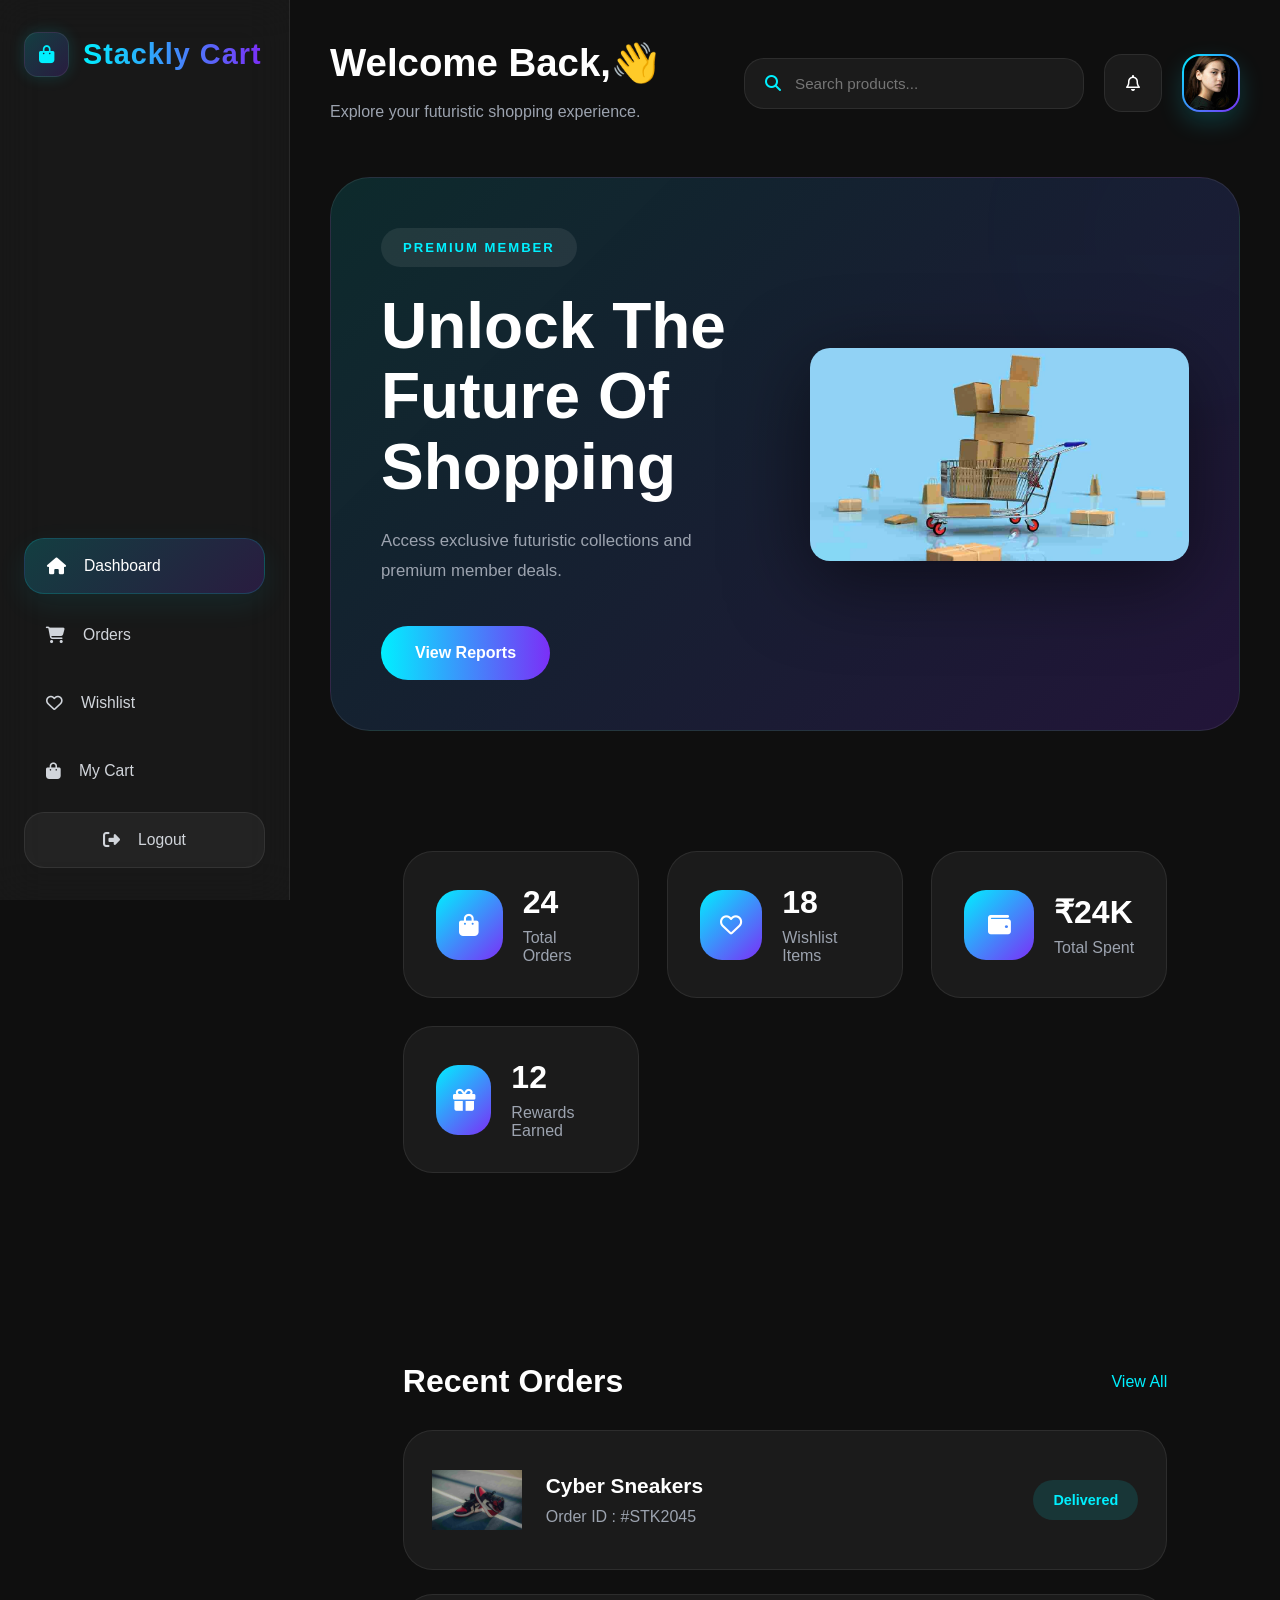
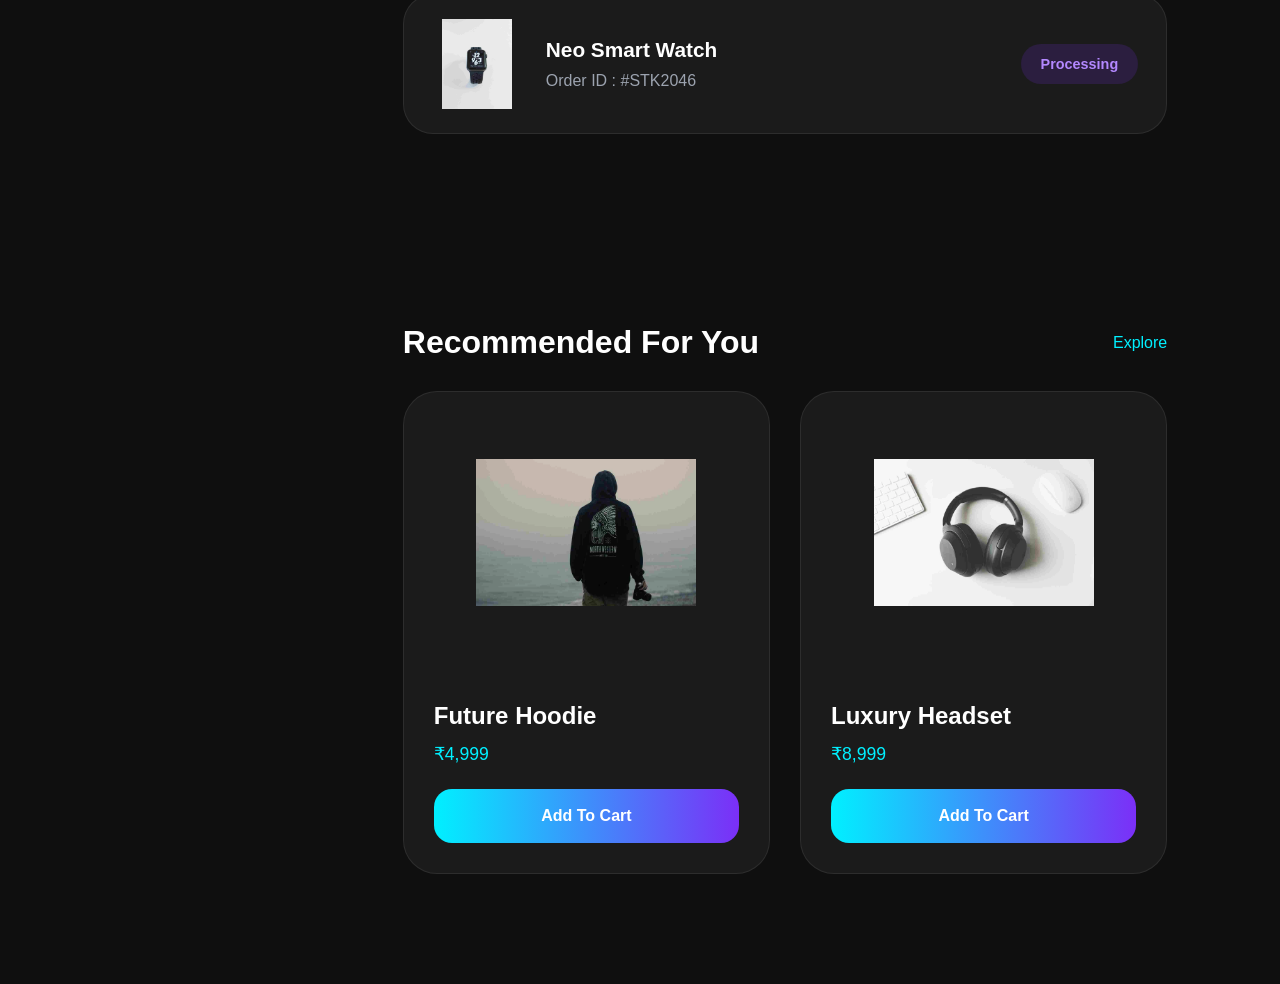
<file: customer.html>
<!DOCTYPE html>
<html lang="en">

<head>

  <meta charset="UTF-8">

  <meta
    name="viewport"
    content="width=device-width, initial-scale=1.0"
  >

  <title>Customer Dashboard | Stackly Cart</title>

  <!-- CSS -->

  <link rel="stylesheet" href="customer.css">
  <link rel="stylesheet" href="collections.css">
  <link rel="stylesheet" href="style.css">
  <!-- FONT AWESOME -->

  <link
    rel="stylesheet"
    href="https://cdnjs.cloudflare.com/ajax/libs/font-awesome/6.5.2/css/all.min.css"
  >

  <!-- GOOGLE FONT -->

  <link
    href="https://fonts.googleapis.com/css2?family=Inter:wght@100..900&display=swap"
    rel="stylesheet"
  >

</head>

<body>

  <!-- ========================= -->
  <!-- SIDEBAR -->
  <!-- ========================= -->

  <aside class="sidebar">

    <!-- Logo -->

    <a href="index.html" class="logo">

      <div class="logo-icon">
        <i class="fa-solid fa-bag-shopping"></i>
      </div>

      <h2>Stackly Cart</h2>

  </a>

    <!-- Navigation -->
    <nav class="sidebar-nav">

  <a
    href="#"
    class="active"
    data-target="dashboard"
  >

    <i class="fa-solid fa-house"></i>

    <span>Dashboard</span>

  </a>

  <a
    href="#"
    data-target="orders"
  >

    <i class="fa-solid fa-cart-shopping"></i>

    <span>Orders</span>

  </a>

  <a
    href="#"
    data-target="wishlist"
  >

    <i class="fa-regular fa-heart"></i>

    <span>Wishlist</span>

  </a>

  <a
    href="#"
    data-target="cart"
  >

    <i class="fa-solid fa-bag-shopping"></i>

    <span>My Cart</span>

  </a>

  <!-- LOGOUT -->

  <a
    href="login.html"
    class="logout-btn"
  >

    <i class="fa-solid fa-right-from-bracket"></i>

    <span>Logout</span>

  </a>

</nav>

  </aside>

  <!-- ========================= -->
  <!-- MAIN -->
  <!-- ========================= -->

  <main class="dashboard-main">
  <div
  class="dashboard-content active-content"
  id="dashboard"
>
    <!-- TOPBAR -->

    <header class="dashboard-topbar">

      <!-- Left -->

      <div class="topbar-left">

        <h1>

          Welcome Back,👋

        </h1>

        <p>

          Explore your futuristic
          shopping experience.

        </p>

      </div>

      <!-- Right -->

      <div class="topbar-right">

        <!-- Search -->

        <div class="dashboard-search">

          <i class="fa-solid fa-magnifying-glass"></i>

          <input
            type="text"
            placeholder="Search products..."
          >

        </div>

        <!-- Notification -->

        <div class="topbar-icon">

          <i class="fa-regular fa-bell"></i>

        </div>

        <!-- User -->

        <div class="dashboard-user">

          <img
            src="Assets/dashboard/person2.webp"
            alt=""
          >

        </div>

      </div>

    </header>

    <!-- ========================= -->
    <!-- HERO CARD -->
    <!-- ========================= -->

    <section class="dashboard-hero">

      <!-- Glow -->

      <div class="hero-glow"></div>

      <!-- Content -->

      <div class="hero-content">

        <span>PREMIUM MEMBER</span>

        <h2>

          Unlock The
          Future Of Shopping

        </h2>

        <p>

          Access exclusive futuristic
          collections and premium member deals.

        </p>

        <a href="404.html">

  <button>

    View Reports

  </button>

</a>

      </div>

      <!-- Image -->

      <div class="hero-image">

        <img
          src="Assets/dashboard/shutter-speed-BQ9usyzHx_w-unsplash_11zon.webp"
          alt="image"
        >

      </div>

    </section>

    <!-- ========================= -->
    <!-- STATS -->
    <!-- ========================= -->

    <section class="dashboard-stats">

      <!-- CARD -->

      <div class="stats-card">

        <div class="stats-icon">

          <i class="fa-solid fa-bag-shopping"></i>

        </div>

        <div>

          <h3>24</h3>

          <p>Total Orders</p>

        </div>

      </div>

      <!-- CARD -->

      <div class="stats-card">

        <div class="stats-icon">

          <i class="fa-regular fa-heart"></i>

        </div>

        <div>

          <h3>18</h3>

          <p>Wishlist Items</p>

        </div>

      </div>

      <!-- CARD -->

      <div class="stats-card">

        <div class="stats-icon">

          <i class="fa-solid fa-wallet"></i>

        </div>

        <div>

          <h3>₹24K</h3>

          <p>Total Spent</p>

        </div>

      </div>

      <!-- CARD -->

      <div class="stats-card">

        <div class="stats-icon">

          <i class="fa-solid fa-gift"></i>

        </div>

        <div>

          <h3>12</h3>

          <p>Rewards Earned</p>

        </div>

      </div>

    </section>

    <!-- ========================= -->
    <!-- RECENT ORDERS -->
    <!-- ========================= -->

    <section class="recent-orders">

      <!-- Title -->

      <div class="dashboard-section-title">

        <h2>

          Recent Orders

        </h2>

        <a href="#">

          View All

        </a>

      </div>

      <!-- Orders -->

      <div class="orders-wrapper">

        <!-- ORDER -->

        <div class="order-card">

          <img
            src="Assets/dashboard/taylor-smith-aDZ5YIuedQg-unsplash_11zon.webp"
            alt="image"
          >

          <div class="order-content">

            <h3>Cyber Sneakers</h3>

            <p>Order ID : #STK2045</p>

          </div>

          <span class="delivered">

            Delivered

          </span>

        </div>

        <!-- ORDER -->

        <div class="order-card">

          <img
            src="Assets/dashboard/david-svihovec-HM-Y497t5CU-unsplash_11zon.webp"
            alt=""
          >

          <div class="order-content">

            <h3>Neo Smart Watch</h3>

            <p>Order ID : #STK2046</p>

          </div>

          <span class="processing">

            Processing

          </span>

        </div>

      </div>

    </section>

    <!-- ========================= -->
    <!-- RECOMMENDED -->
    <!-- ========================= -->

    <section class="recommended-products">

      <!-- Title -->

      <div class="dashboard-section-title">

        <h2>

          Recommended For You

        </h2>

        <a href="404.html">

          Explore

        </a>

      </div>

      <!-- Grid -->

      <div class="recommended-grid">

        <!-- CARD -->

        <div class="recommended-card">

          <div class="recommended-image">

            <img
              src="Assets/dashboard/timothy-rose-nBaf7c_wd80-unsplash_11zon.webp"
              alt=""
            >

          </div>

          <div class="recommended-content">

            <h3>Future Hoodie</h3>

            <p>₹4,999</p>

            <a
              href="404.html"
              class="cart-btn-link"
            >

              <button>

                Add To Cart

              </button>

            </a>

          </div>

        </div>

        <!-- CARD -->

        <div class="recommended-card">

          <div class="recommended-image">

            <img
              src="Assets/dashboard/tomasz-gawlowski-YDZPdqv3FcA-unsplash_11zon.webp"
              alt="image"
            >

          </div>

          <div class="recommended-content">

            <h3>Luxury Headset</h3>

            <p>₹8,999</p>

            <a
              href="404.html"
              class="cart-btn-link"
            >

              <button>

                Add To Cart

              </button>

            </a>

          </div>

        </div>

      </div>

    </section>

</div>

<!-- ORDERS -->

<div
  class="dashboard-content"
  id="orders"
>

  <section class="recent-orders">

    <div class="dashboard-section-title">

      <h2>My Orders</h2>

    </div>

    <div class="orders-wrapper">

      <div class="order-card">

        <img
          src="Assets/dashboard/taylor-smith-aDZ5YIuedQg-unsplash_11zon.webp"
          alt=""
        >

        <div class="order-content">

          <h3>Future Sneakers</h3>

          <p>Order ID : #STK3045</p>

        </div>

        <span class="delivered">

          Delivered

        </span>

      </div>

    </div>

  </section>

</div>

<!-- WISHLIST -->

<div
  class="dashboard-content"
  id="wishlist"
>

  <section class="recommended-products">

    <div class="dashboard-section-title">

      <h2>Wishlist Items</h2>

    </div>

    <div class="recommended-grid">

      <div class="recommended-card">

        <div class="recommended-image">

          <img
            src="Assets/dashboard/timothy-rose-nBaf7c_wd80-unsplash_11zon.webp"
            alt=""
          >

        </div>

        <div class="recommended-content">

          <h3>Future Hoodie</h3>

          <p>₹4,999</p>

          <a
              href="404.html"
              class="cart-btn-link"
            >

              <button>

                Add To Cart

              </button>

            </a>

        </div>

      </div>

    </div>

  </section>

</div>

<!-- CART -->

<div
  class="dashboard-content"
  id="cart"
>

  <section class="recommended-products">

    <div class="dashboard-section-title">

      <h2>My Cart</h2>

    </div>

    <div class="recommended-grid">

      <div class="recommended-card">

        <div class="recommended-image">

          <img
            src="Assets/dashboard/tomasz-gawlowski-YDZPdqv3FcA-unsplash_11zon.webp"
            alt=""
          >

        </div>

        <div class="recommended-content">

          <h3>Luxury Headset</h3>

          <p>₹8,999</p>

          <a
              href="404.html"
              class="cart-btn-link"
            >

              <button>

                Checkout

              </button>

            </a>

        </div>

      </div>

    </div>

  </section>

</div>

</main>
  <script>

  const navItems =
  document.querySelectorAll(".sidebar-nav a");

  const sections =
  document.querySelectorAll(".dashboard-content");

  navItems.forEach(item => {

    item.addEventListener("click", (e) => {

      // SKIP LOGOUT

      if(
        item.classList.contains("logout-btn")
      ){
        return;
      }

      e.preventDefault();

      // REMOVE ACTIVE

      navItems.forEach(nav => {

        nav.classList.remove("active");

      });

      // ADD ACTIVE

      item.classList.add("active");

      // TARGET

      const target =
      item.getAttribute("data-target");

      // HIDE ALL

      sections.forEach(section => {

        section.classList.remove(
          "active-content"
        );

      });

      // SHOW TARGET

      document
      .getElementById(target)
      .classList.add("active-content");

    });

  });

</script>

</body>

</html>
</file>
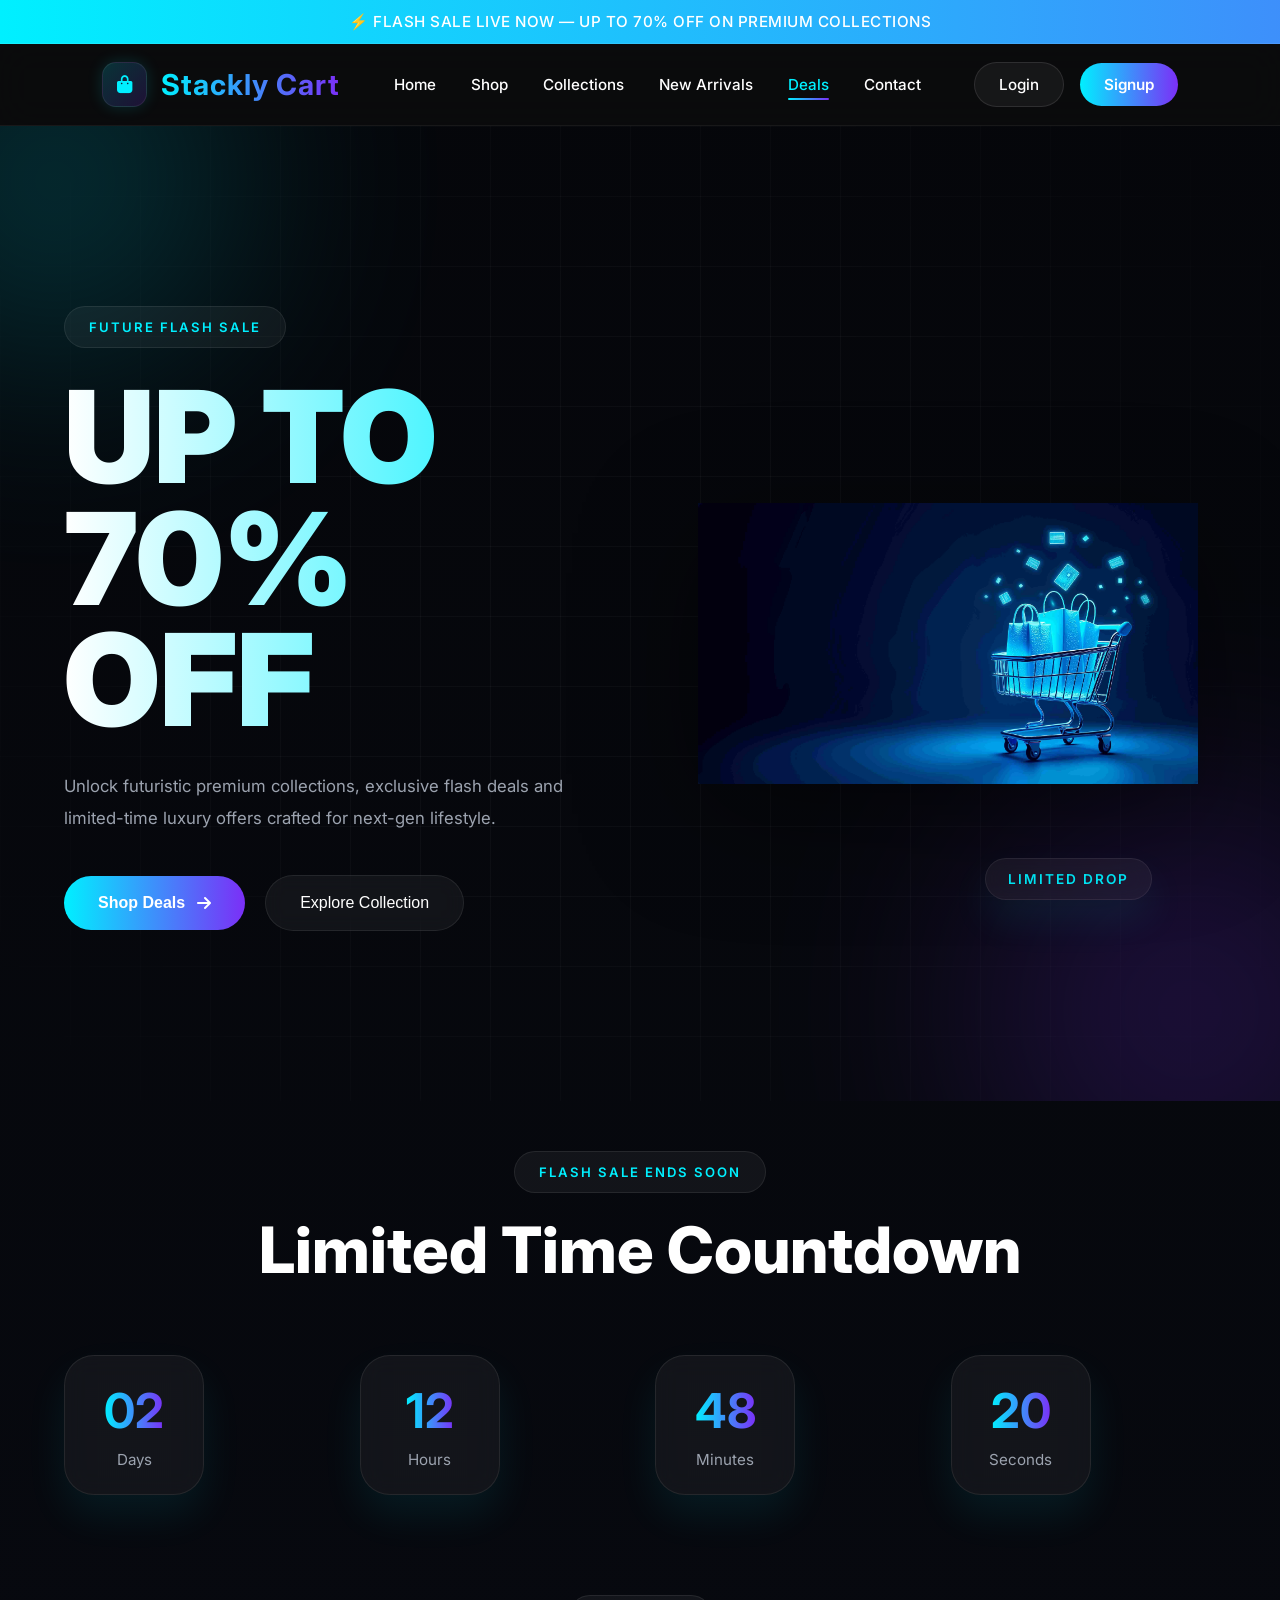
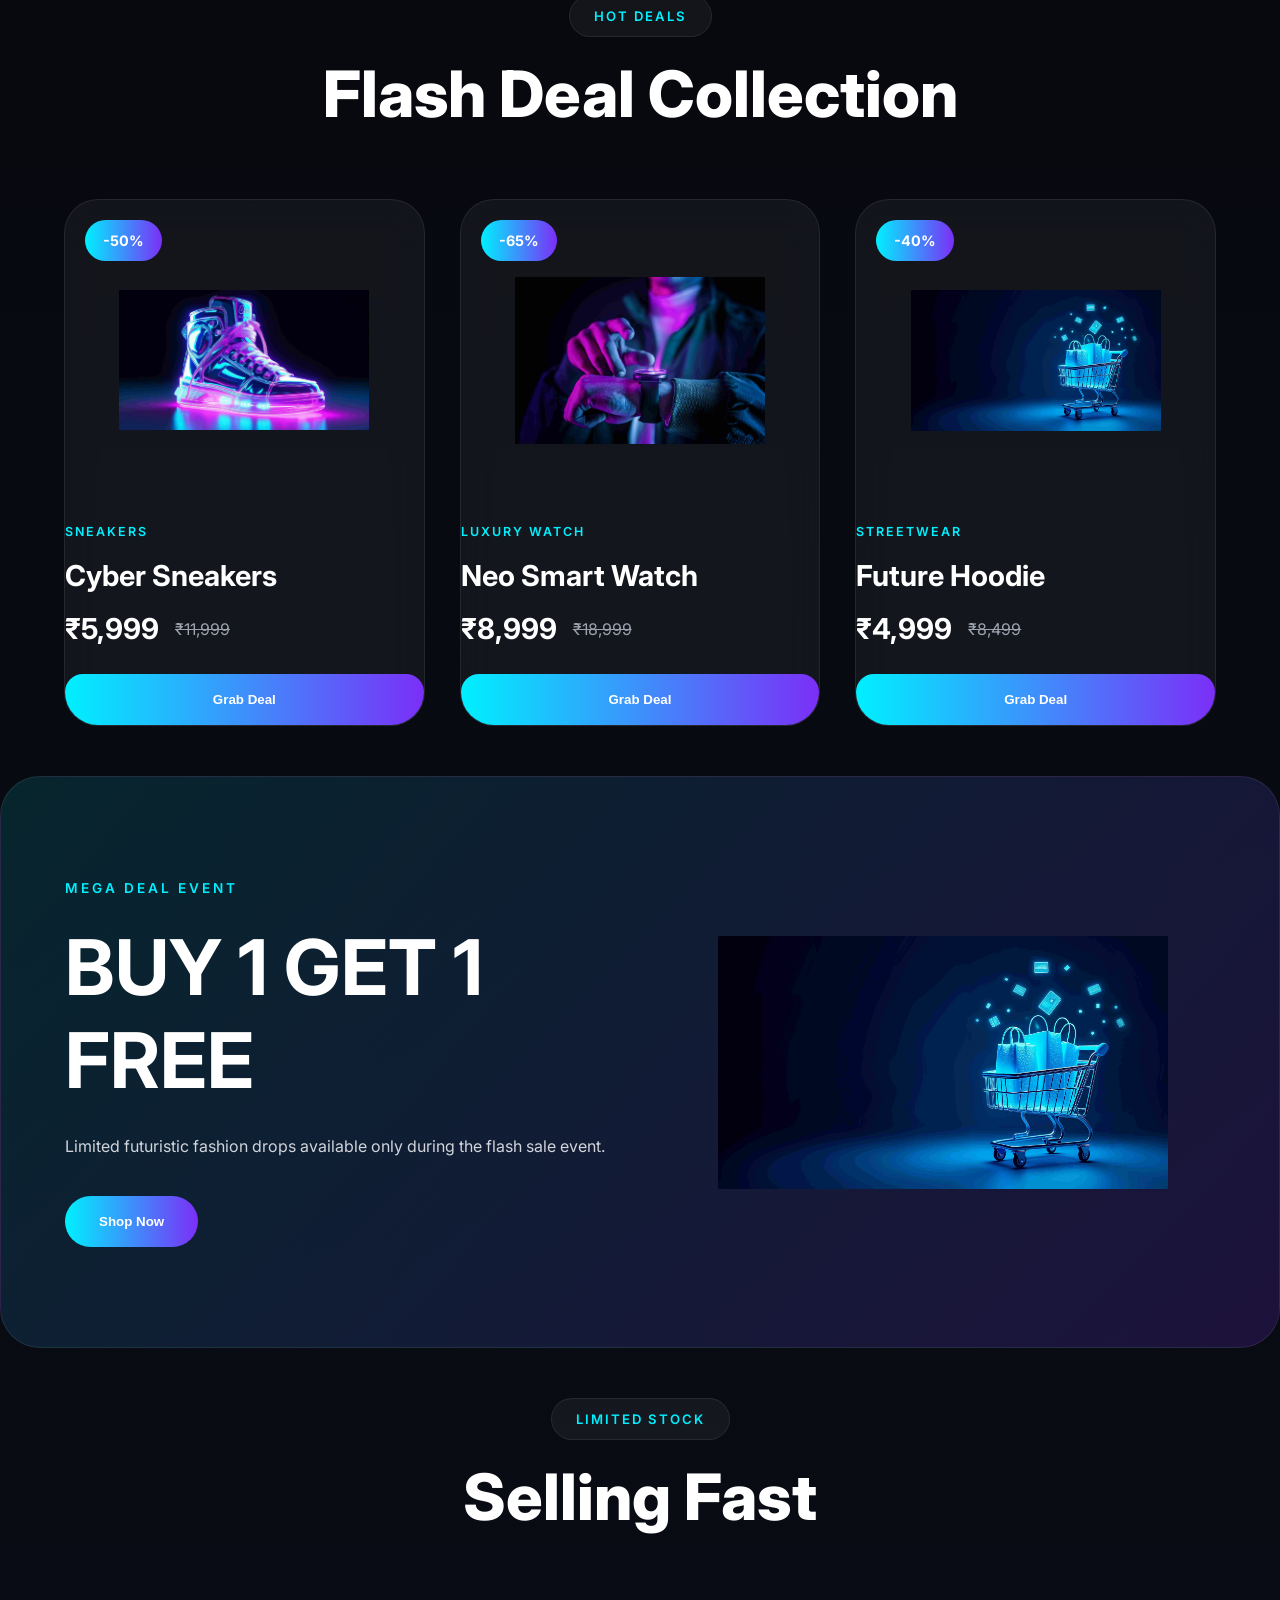
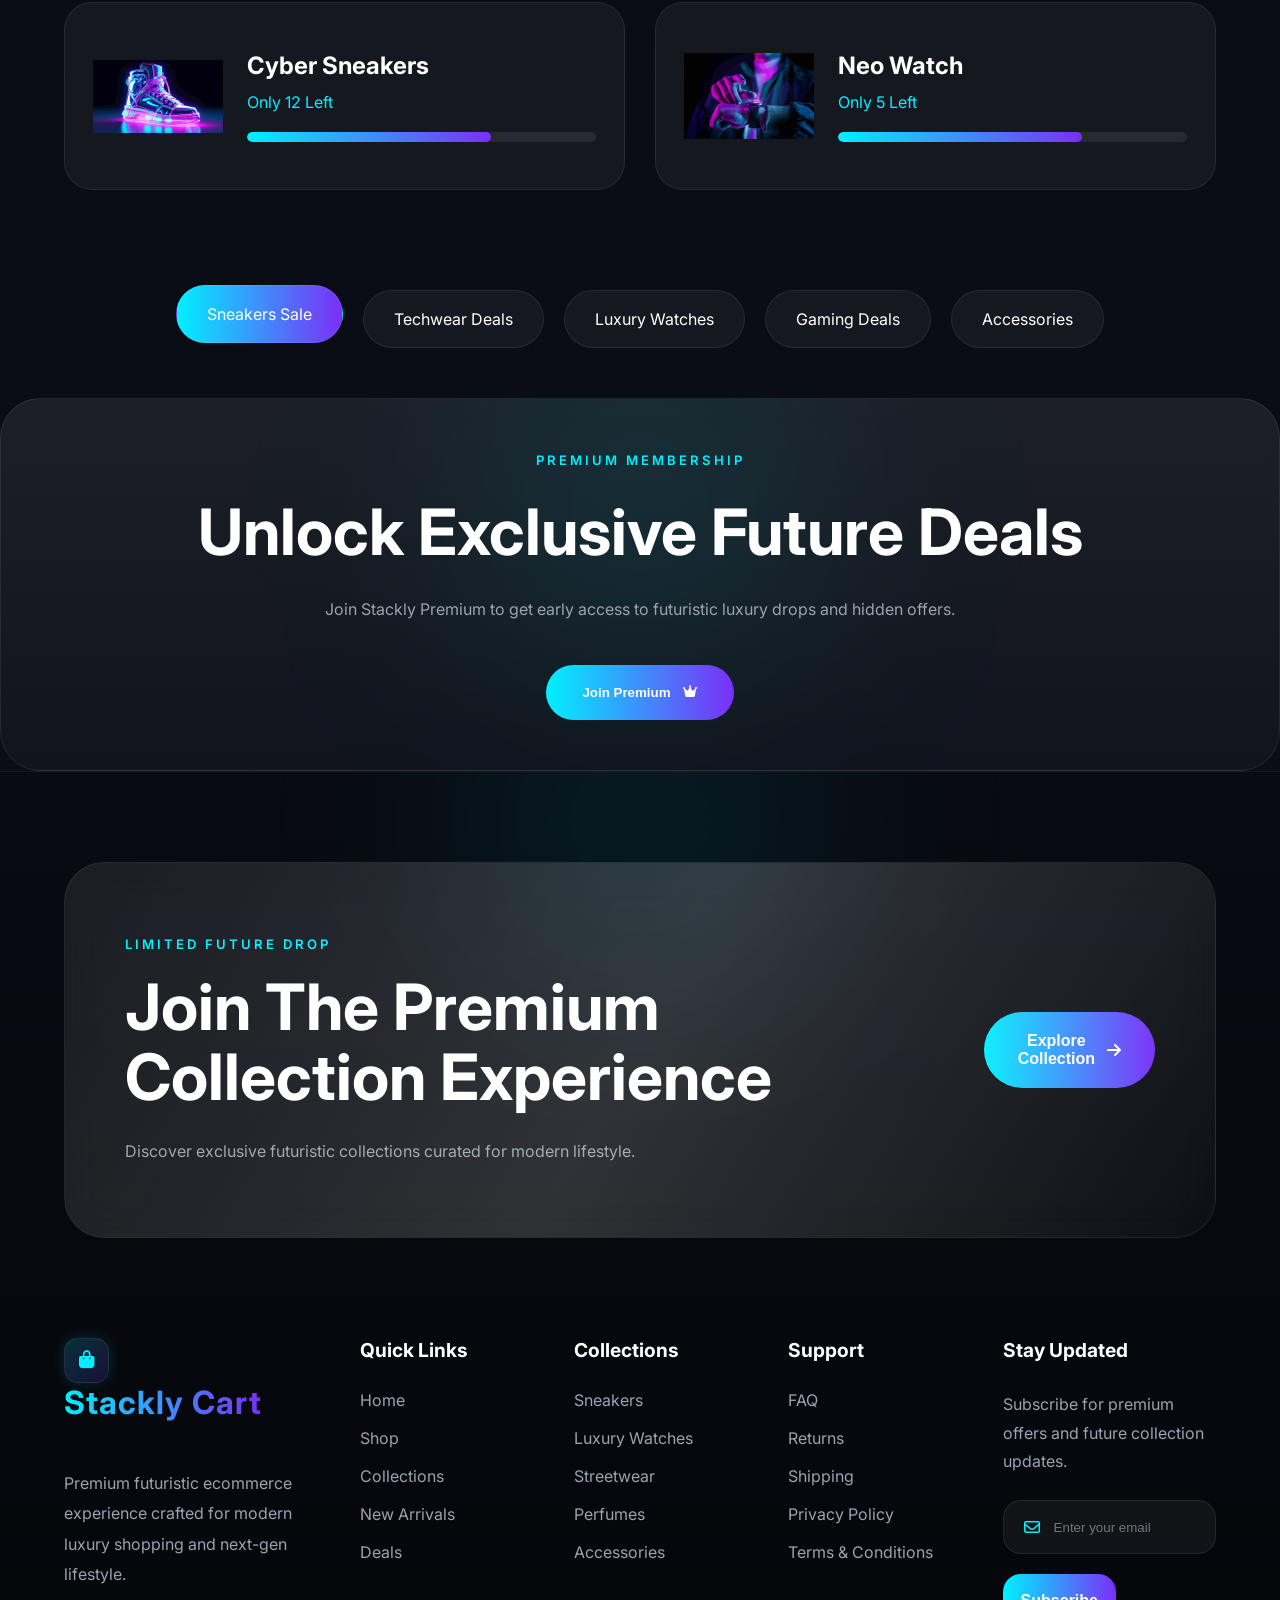
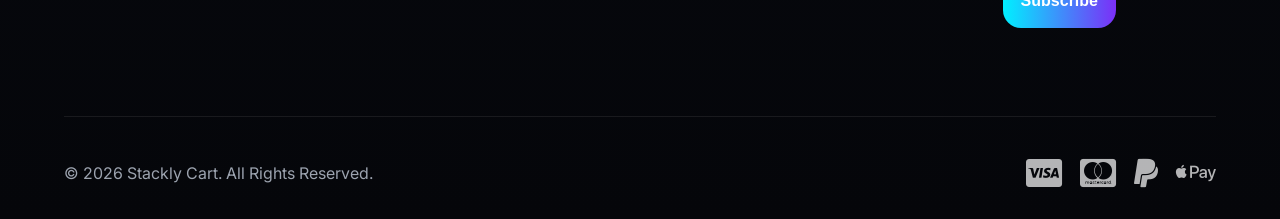
<file: deals.html>
<!DOCTYPE html>
<html lang="en">

<head>

  <meta charset="UTF-8">

  <meta
    name="viewport"
    content="width=device-width, initial-scale=1.0"
  >

  <title>Deals | Stackly Cart</title>

  <!-- CSS -->

  <link rel="stylesheet" href="deals.css">
  <link rel="stylesheet" href="style.css">
  <link rel="stylesheet" href="collections.css">


  <!-- FONT AWESOME -->

  <link
    rel="stylesheet"
    href="https://cdnjs.cloudflare.com/ajax/libs/font-awesome/6.5.2/css/all.min.css"
  >

  <!-- GOOGLE FONT -->

  <link
    href="https://fonts.googleapis.com/css2?family=Inter:wght@100..900&display=swap"
    rel="stylesheet"
  >

</head>

<body>

  <!-- ========================= -->
  <!-- TOP BAR -->
  <!-- ========================= -->

  <div class="top-bar">

    <p>

      ⚡ FLASH SALE LIVE NOW — UP TO 70% OFF ON PREMIUM COLLECTIONS

    </p>

  </div>

  <!-- ========================= -->
  <!-- HEADER -->
  <!-- ========================= -->

  <header class="navbar">

    <!-- Logo -->

    <div class="logo">

      <div class="logo-icon">

        <i class="fa-solid fa-bag-shopping"></i>

      </div>

      <h2>Stackly Cart</h2>

    </div>

    <!-- NAVIGATION -->

    <nav class="nav-links">

      <a href="index.html">Home</a>
      <a href="shop.html">Shop</a>
      <a href="collections.html">Collections</a>
      <a href="new-arrivals.html">New Arrivals</a>
      <a href="#" class="active">Deals</a>
      <a href="contact.html">Contact</a>

      <!-- MOBILE AUTH -->

      <div class="mobile-auth">

        <a href="login.html" class="mobile-login">

          Login

        </a>

        <a href="signup.html" class="mobile-signup">

          Signup

        </a>

      </div>

    </nav>

    <!-- AUTH -->

    <div class="nav-auth">

      <a href="login.html" class="login-btn">

        Login

      </a>

      <a href="signup.html" class="signup-btn">

        Signup

      </a>

    </div>

    <!-- MENU -->

    <div class="menu-btn">

      <i class="fa-solid fa-bars"></i>

    </div>

  </header>

  <!-- ========================= -->
  <!-- DEALS HERO -->
  <!-- ========================= -->

  <section class="deals-hero">

    <!-- Background -->

    <div class="hero-grid"></div>

    <div class="hero-glow glow-1"></div>
    <div class="hero-glow glow-2"></div>

    <!-- Floating Tags -->

    <div class="sale-badge badge-2">

      LIMITED DROP

    </div>

    <!-- Hero Content -->

    <div class="deals-hero-content">

      <span>

        FUTURE FLASH SALE

      </span>

      <h1>

        UP TO
        <br>
        70% OFF

      </h1>

      <p>

        Unlock futuristic premium collections,
        exclusive flash deals and limited-time
        luxury offers crafted for next-gen lifestyle.

      </p>

      <!-- Buttons -->

      <div class="hero-buttons">

        <a
  href="shop.html"
  class="primary-btn-link"
>

  <button class="primary-btn">

    Shop Deals

    <i class="fa-solid fa-arrow-right"></i>

  </button>

</a>

        <a
  href="404.html"
  class="secondary-btn-link"
>

  <button class="secondary-btn">

    Explore Collection

  </button>

</a>
      </div>

    </div>

    <!-- Hero Product -->

    <div class="hero-product">

      <img
        src="Assets/E-commerce_hero_image.webp"
        alt=""
      >

    </div>

  </section>

  <!-- ========================= -->
  <!-- LIVE COUNTDOWN -->
  <!-- ========================= -->

  <section class="live-countdown">

    <!-- Glow -->

    <div class="countdown-glow"></div>

    <!-- Title -->

    <div class="section-title">

      <span>FLASH SALE ENDS SOON</span>

      <h2>

        Limited Time Countdown

      </h2>

    </div>

    <!-- Timer -->

    <div class="countdown-wrapper">

      <div class="countdown-box">

        <h3 id="days">02</h3>

        <p>Days</p>

      </div>

      <div class="countdown-box">

        <h3 id="hours">12</h3>

        <p>Hours</p>

      </div>

      <div class="countdown-box">

        <h3 id="minutes">48</h3>

        <p>Minutes</p>

      </div>

      <div class="countdown-box">

        <h3 id="seconds">20</h3>

        <p>Seconds</p>

      </div>

    </div>

  </section>

  <!-- ========================= -->
  <!-- FLASH DEALS -->
  <!-- ========================= -->

  <section class="flash-deals">

    <!-- Title -->

    <div class="section-title">

      <span>HOT DEALS</span>

      <h2>

        Flash Deal Collection

      </h2>

    </div>

    <!-- Deal Grid -->

    <div class="deal-grid">

      <!-- CARD -->

      <div class="deal-card">

        <!-- Discount -->

        <div class="discount-tag">

          -50%

        </div>

        <!-- Product -->

        <div class="deal-image">

          <img
            src="Assets/3d-shoe-shape-glowing-with-bright-holographic-colors_11zon.webp"
            alt=""
          >

        </div>

        <!-- Info -->

        <div class="deal-content">

          <span>SNEAKERS</span>

          <h3>Cyber Sneakers</h3>

          <!-- Price -->

          <div class="deal-price">

            <h4>₹5,999</h4>

            <del>₹11,999</del>

          </div>

          <!-- Button -->

          <a
  href="404.html"
  class="grab-deal-link"
>

  <button>

    Grab Deal

  </button>

</a>

        </div>

      </div>

      <!-- CARD -->

      <div class="deal-card">

        <!-- Discount -->

        <div class="discount-tag">

          -65%

        </div>

        <!-- Product -->

        <div class="deal-image">

          <img
            src="Assets/futuristic-hologram-smartwatch-wearable-technology_11zon.webp"
            alt=""
          >

        </div>

        <!-- Info -->

        <div class="deal-content">

          <span>LUXURY WATCH</span>

          <h3>Neo Smart Watch</h3>

          <!-- Price -->

          <div class="deal-price">

            <h4>₹8,999</h4>

            <del>₹18,999</del>

          </div>

          <!-- Button -->

          <a
  href="404.html"
  class="grab-deal-link"
>

  <button>

    Grab Deal

  </button>

</a>

        </div>

      </div>

      <!-- CARD -->

      <div class="deal-card">

        <!-- Discount -->

        <div class="discount-tag">

          -40%

        </div>

        <!-- Product -->

        <div class="deal-image">

          <img
            src="Assets/E-commerce_hero_image.webp"
            alt=""
          >

        </div>

        <!-- Info -->

        <div class="deal-content">

          <span>STREETWEAR</span>

          <h3>Future Hoodie</h3>

          <!-- Price -->

          <div class="deal-price">

            <h4>₹4,999</h4>

            <del>₹8,499</del>

          </div>

          <!-- Button -->

          <a
  href="404.html"
  class="grab-deal-link"
>

  <button>

    Grab Deal

  </button>

</a>

        </div>

      </div>

    </div>

  </section>

  <!-- ========================= -->
  <!-- MEGA DEAL BANNER -->
  <!-- ========================= -->

  <section class="mega-banner">

    <!-- Left -->

    <div class="mega-content">

      <span>MEGA DEAL EVENT</span>

      <h2>

        BUY 1 GET 1
        FREE

      </h2>

      <p>

        Limited futuristic fashion
        drops available only during
        the flash sale event.

      </p>

      <a
  href="404.html"
  class="shop-now-link"
>

  <button>

    Shop Now

  </button>

</a>

    </div>

    <!-- Right -->

    <div class="mega-image">

      <img
        src="Assets/E-commerce_hero_image.webp"
        alt=""
      >

    </div>

  </section>

  <!-- ========================= -->
  <!-- LIMITED DEALS -->
  <!-- ========================= -->

  <section class="limited-deals">

    <!-- Title -->

    <div class="section-title">

      <span>LIMITED STOCK</span>

      <h2>

        Selling Fast

      </h2>

    </div>

    <!-- Wrapper -->

    <div class="limited-wrapper">

      <!-- ITEM -->

      <div class="limited-card">

        <img
          src="Assets/3d-shoe-shape-glowing-with-bright-holographic-colors_11zon.webp"
          alt=""
        >

        <div class="limited-content">

          <h3>Cyber Sneakers</h3>

          <p>Only 12 Left</p>

          <!-- Progress -->

          <div class="stock-bar">

            <div class="stock-fill"></div>

          </div>

        </div>

      </div>

      <!-- ITEM -->

      <div class="limited-card">

        <img
          src="Assets/futuristic-hologram-smartwatch-wearable-technology_11zon.webp"
          alt=""
        >

        <div class="limited-content">

          <h3>Neo Watch</h3>

          <p>Only 5 Left</p>

          <!-- Progress -->

          <div class="stock-bar">

            <div class="stock-fill"></div>

          </div>

        </div>

      </div>

    </div>

  </section>

  <!-- ========================= -->
  <!-- DEAL CATEGORIES -->
  <!-- ========================= -->

  <section class="deal-categories">

    <!-- Pills -->

    <div class="category-pills">

      <div class="pill active-pill">

        Sneakers Sale

      </div>

      <div class="pill">

        Techwear Deals

      </div>

      <div class="pill">

        Luxury Watches

      </div>

      <div class="pill">

        Gaming Deals

      </div>

      <div class="pill">

        Accessories

      </div>

    </div>

  </section>

  <!-- ========================= -->
  <!-- MEMBERSHIP OFFER -->
  <!-- ========================= -->

  <section class="membership-offer">

    <!-- Glow -->

    <div class="membership-glow"></div>

    <!-- Content -->

    <div class="membership-content">

      <span>PREMIUM MEMBERSHIP</span>

      <h2>

        Unlock Exclusive
        Future Deals

      </h2>

      <p>

        Join Stackly Premium to get
        early access to futuristic
        luxury drops and hidden offers.

      </p>

      <a
  href="404.html"
  class="premium-btn-link"
>

  <button>

    Join Premium

    <i class="fa-solid fa-crown"></i>

  </button>

</a>

    </div>

  </section>

  <!-- ========================= -->
<!-- PREMIUM FOOTER -->
<!-- ========================= -->

<footer class="footer">

  <!-- TOP CTA -->

  <div class="footer-cta">

    <div class="footer-cta-content">

      <span>LIMITED FUTURE DROP</span>

      <h2>

        Join The Premium
        Collection Experience

      </h2>

      <p>

        Discover exclusive futuristic
        collections curated for modern lifestyle.

      </p>

    </div>

    <!-- CTA BUTTON -->

    <a
  href="404.html"
  class="explore-btn-link"
>

  <button>

    Explore Collection

    <i class="fa-solid fa-arrow-right"></i>

  </button>

</a>

  </div>

  <!-- FOOTER MAIN -->

  <div class="footer-main">

    <!-- BRAND -->

    <div class="footer-column footer-brand">

  <!-- Logo -->

  <div class="footer-logo">

    <a href="index.html" class="logo">

      <div class="logo-icon">

        <i class="fa-solid fa-bag-shopping"></i>

      </div>

      <h2>Stackly Cart</h2>

    </a>

  </div>

  <p>

    Premium futuristic ecommerce
    experience crafted for modern
    luxury shopping and next-gen lifestyle.

  </p>

</div>

    <!-- QUICK LINKS -->

    <div class="footer-column">

      <h3>Quick Links</h3>

      <a href="index.html">Home</a>
      <a href="shop.html">Shop</a>
      <a href="collections.html">Collections</a>
      <a href="newarrivals.html">New Arrivals</a>
      <a href="deals.html">Deals</a>

    </div>

    <!-- COLLECTIONS -->

    <div class="footer-column">

      <h3>Collections</h3>

      <a href="404.html">Sneakers</a>
      <a href="404.html">Luxury Watches</a>
      <a href="404.html">Streetwear</a>
      <a href="404.html">Perfumes</a>
      <a href="404.html">Accessories</a>

    </div>

    <!-- SUPPORT -->

    <div class="footer-column">

      <h3>Support</h3>

      <a href="404.html">FAQ</a>
      <a href="404.html">Returns</a>
      <a href="404.html">Shipping</a>
      <a href="404.html">Privacy Policy</a>
      <a href="404.html">Terms & Conditions</a>

    </div>

    <!-- NEWSLETTER -->

    <div class="footer-column footer-newsletter">

      <h3>Stay Updated</h3>

      <p>

        Subscribe for premium offers
        and future collection updates.

      </p>

      <!-- Input -->

      <div class="footer-input">

        <i class="fa-regular fa-envelope"></i>

        <input
          type="email"
          placeholder="Enter your email"
        >

      </div>

      <!-- Button -->

      <a
  href="404.html"
  class="subscribe-btn-link"
>

  <button>

    Subscribe

  </button>

</a>

    </div>

  </div>

  <!-- FOOTER BOTTOM -->

  <div class="footer-bottom">

    <p>

      © 2026 Stackly Cart.
      All Rights Reserved.

    </p>

    <!-- PAYMENT -->

    <div class="footer-payment">

      <i class="fa-brands fa-cc-visa"></i>
      <i class="fa-brands fa-cc-mastercard"></i>
      <i class="fa-brands fa-paypal"></i>
      <i class="fa-brands fa-apple-pay"></i>

    </div>

  </div>

</footer>

  <!-- JS -->

  <script src="script.js"></script>

</body>

</html>
</file>
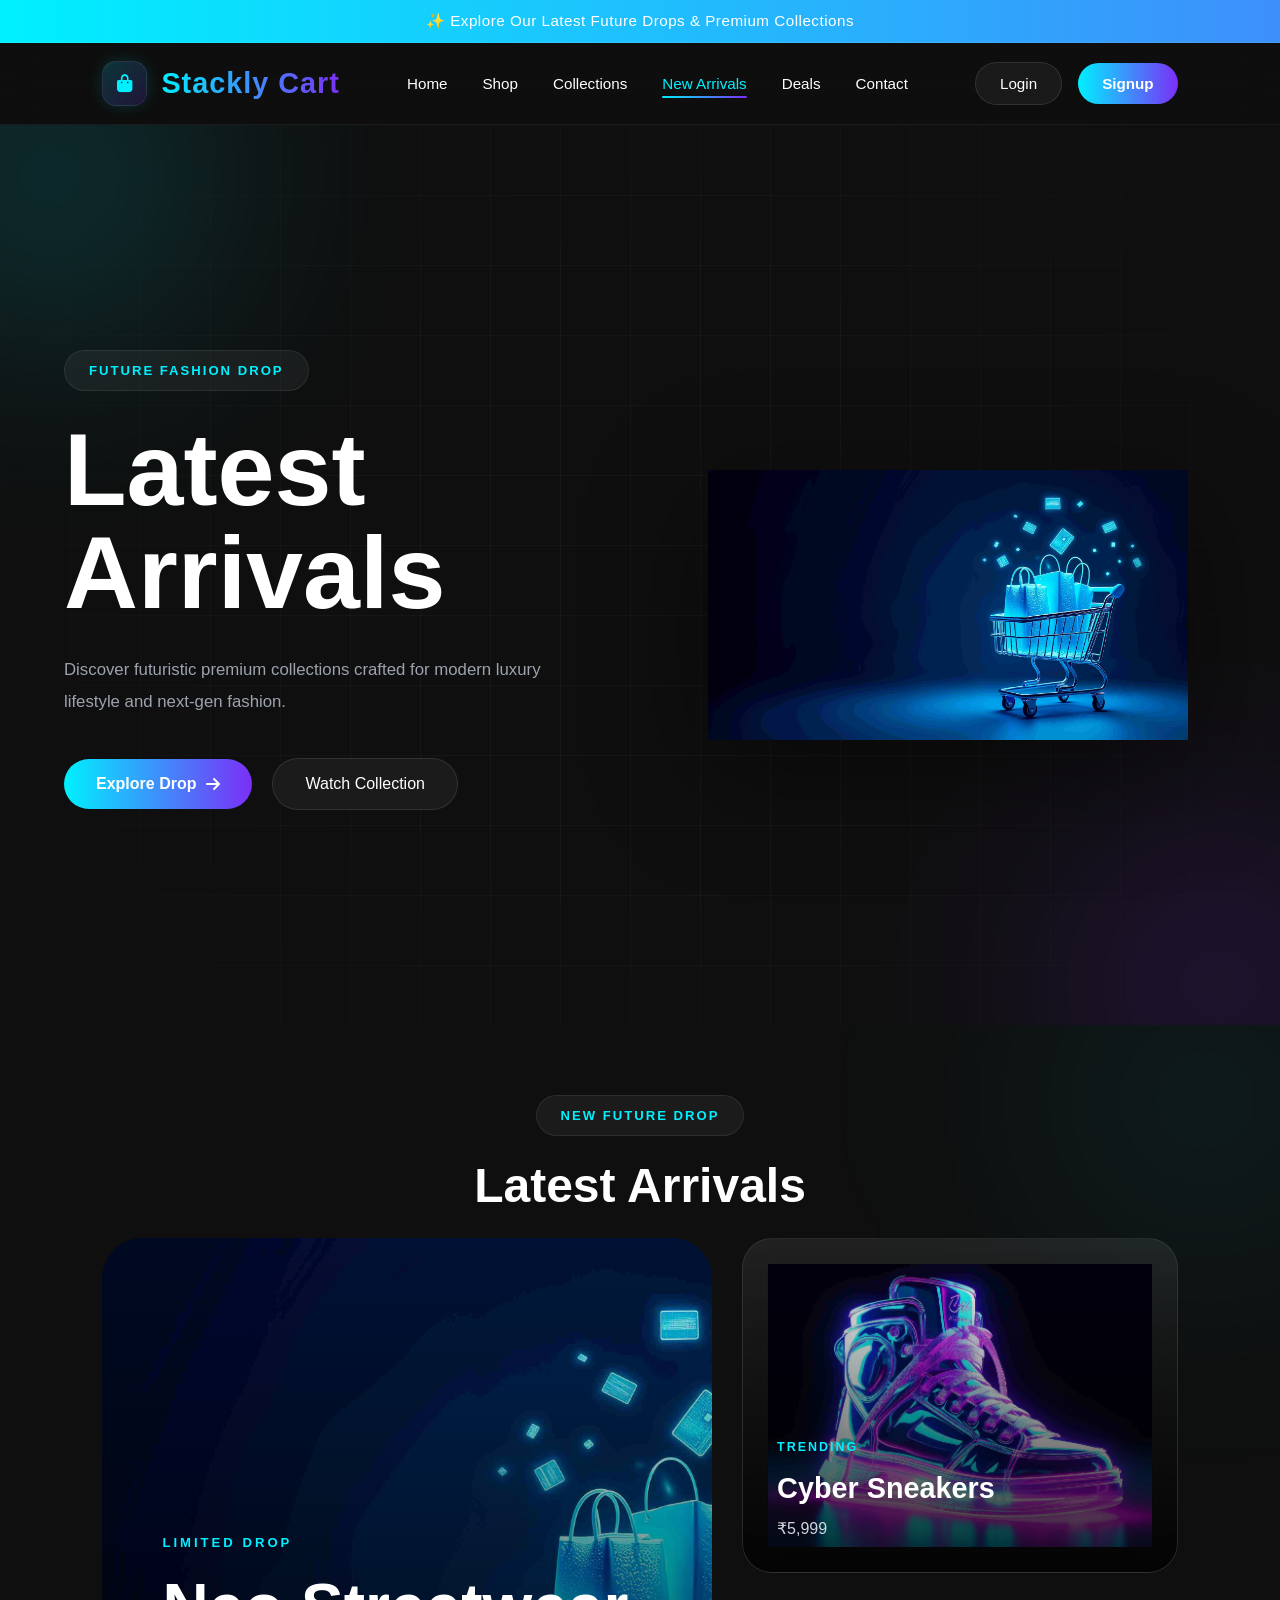
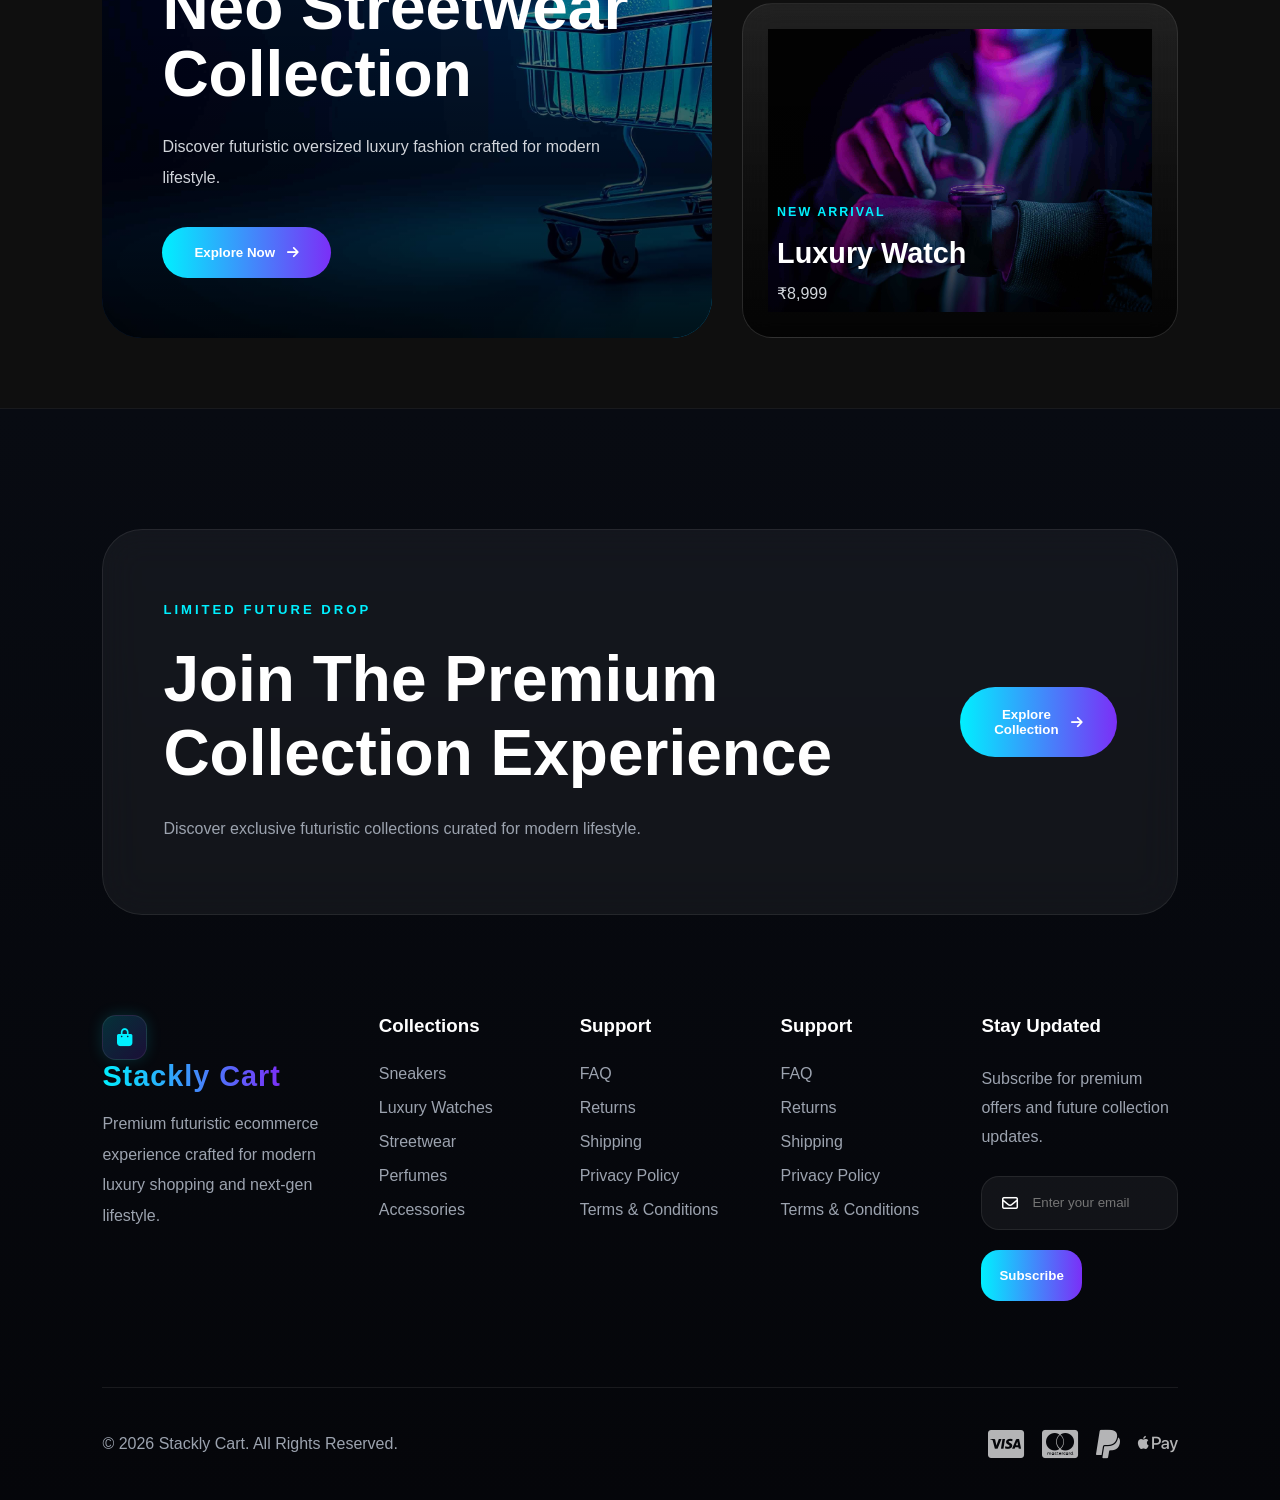
<file: newarrivals.html>
<!DOCTYPE html>
<html lang="en">

<head>

  <meta charset="UTF-8">

  <meta
    name="viewport"
    content="width=device-width, initial-scale=1.0"
  >

  <title>New Arrivals | Stackly Cart</title>

  <!-- CSS -->

  <link rel="stylesheet" href="newarrivals.css">
  <link rel="stylesheet" href="style.css">

  <!-- FONT AWESOME -->

  <link
    rel="stylesheet"
    href="https://cdnjs.cloudflare.com/ajax/libs/font-awesome/6.5.2/css/all.min.css"
  >

  <!-- GOOGLE FONT -->

  <link
    href="https://fonts.googleapis.com/css2?family=Inter:wght@100..900&display=swap"
    rel="stylesheet"
  >

</head>

<body>

  <!-- ========================= -->
  <!-- TOP BAR -->
  <!-- ========================= -->

  <div class="top-bar">

    <p>

      ✨ Explore Our Latest Future Drops & Premium Collections

    </p>

  </div>

  <!-- ========================= -->
  <!-- HEADER -->
  <!-- ========================= -->

  <header class="navbar">

    <!-- Logo -->

  <a href="index.html" class="logo">

      <div class="logo-icon">
        <i class="fa-solid fa-bag-shopping"></i>
      </div>

      <h2>Stackly Cart</h2>

  </a>
    <!-- NAV LINKS -->

    <nav class="nav-links">

      <a href="index.html">Home</a>
      <a href="shop.html">Shop</a>
      <a href="collections.html">Collections</a>
      <a href="#" class="active">New Arrivals</a>
      <a href="deals.html">Deals</a>
      <a href="contact.html">Contact</a>

      <!-- MOBILE AUTH -->

      <div class="mobile-auth">

        <a href="login.html" class="mobile-login">

          Login

        </a>

        <a href="signup.html" class="mobile-signup">

          Signup

        </a>

      </div>

    </nav>

    <!-- DESKTOP AUTH -->

    <div class="nav-auth">

      <a href="login.html" class="login-btn">

        Login

      </a>

      <a href="signup.html" class="signup-btn">

        Signup

      </a>

    </div>

    <!-- MENU BTN -->

    <div class="menu-btn">

      <i class="fa-solid fa-bars"></i>

    </div>

  </header>

  <!-- ========================= -->
  <!-- NEW ARRIVALS HERO -->
  <!-- ========================= -->

  <section class="new-hero">

    <!-- Glow -->

    <div class="hero-glow glow-1"></div>
    <div class="hero-glow glow-2"></div>

    <!-- Grid -->

    <div class="hero-grid"></div>

    <!-- Content -->

    <div class="new-hero-content">

      <span>

        FUTURE FASHION DROP

      </span>

      <h1>

        Latest
        Arrivals

      </h1>

      <p>

        Discover futuristic premium
        collections crafted for modern
        luxury lifestyle and next-gen fashion.

      </p>

      <!-- Buttons -->

      <div class="hero-buttons">

        <a
  href="404.html"
  class="primary-btn-link"
>

  <button class="primary-btn">

    Explore Drop

    <i class="fa-solid fa-arrow-right"></i>

  </button>

</a>

        <a
  href="404.html"
  class="secondary-btn-link"
>

  <button class="secondary-btn">

    Watch Collection

  </button>

</a>

      </div>

    </div>

    <!-- Hero Product -->

    <div class="hero-product">

      <img
        src="Assets/E-commerce_hero_image.webp"
        alt=""
      >

    </div>

  </section>

  <!-- ========================= -->
  <!-- NEW ARRIVALS -->
  <!-- ========================= -->

  <section class="new-arrivals">

    <!-- Glow -->

    <div class="arrival-glow"></div>

    <!-- Title -->

    <div class="section-title">

      <span>NEW FUTURE DROP</span>

      <h2>

        Latest Arrivals

      </h2>

    </div>

    <!-- Layout -->

    <div class="arrival-layout">

      <!-- Featured -->

      <div class="arrival-featured">

        <img
          src="Assets/E-commerce_hero_image.webp"
          alt=""
        >

        <!-- Overlay -->

        <div class="arrival-overlay">

          <span>LIMITED DROP</span>

          <h2>

            Neo Streetwear
            Collection

          </h2>

          <p>

            Discover futuristic oversized
            luxury fashion crafted for
            modern lifestyle.

          </p>

          <a
  href="404.html"
  class="explore-now-link"
>

  <button>

    Explore Now

    <i class="fa-solid fa-arrow-right"></i>

  </button>

</a>

        </div>

      </div>

      <!-- Side -->

      <div class="arrival-side-grid">

        <!-- Card -->

        <div class="arrival-card">

          <img
            src="Assets/3d-shoe-shape-glowing-with-bright-holographic-colors_11zon.webp"
            alt=""
          >

          <div class="arrival-card-content">

            <span>TRENDING</span>

            <h3>Cyber Sneakers</h3>

            <p>₹5,999</p>

          </div>

        </div>

        <!-- Card -->

        <div class="arrival-card">

          <img
            src="Assets/futuristic-hologram-smartwatch-wearable-technology_11zon.webp"
            alt=""
          >

          <div class="arrival-card-content">

            <span>NEW ARRIVAL</span>

            <h3>Luxury Watch</h3>

            <p>₹8,999</p>

          </div>

        </div>

      </div>

    </div>

  </section>

  <!-- ========================= -->
  <!-- PREMIUM FOOTER -->
  <!-- ========================= -->

  <footer class="footer">

    <!-- TOP CTA -->

    <div class="footer-cta">

      <div class="footer-cta-content">

        <span>LIMITED FUTURE DROP</span>

        <h2>

          Join The Premium
          Collection Experience

        </h2>

        <p>

          Discover exclusive futuristic
          collections curated for modern lifestyle.

        </p>

      </div>

      <!-- CTA BUTTON -->

      <a
  href="404.html"
  class="explore-btn-link"
>

  <button>

    Explore Collection

    <i class="fa-solid fa-arrow-right"></i>

  </button>

</a>

    </div>

    <!-- FOOTER MAIN -->

    <div class="footer-main">

      <!-- BRAND -->

      <div class="footer-column footer-brand">

      <a href="index.html" class="logo">

          <div class="logo-icon">
            <i class="fa-solid fa-bag-shopping"></i>
          </div>

          <h2>Stackly Cart</h2>

      </a>

        <p>

          Premium futuristic ecommerce
          experience crafted for modern
          luxury shopping and next-gen lifestyle.

        </p>

      </div>

      <!-- LINKS -->

      <div class="footer-column">

      <h3>Collections</h3>

      <a href="404.html">Sneakers</a>
      <a href="404.html">Luxury Watches</a>
      <a href="404.html">Streetwear</a>
      <a href="404.html">Perfumes</a>
      <a href="404.html">Accessories</a>

    </div>

    <!-- SUPPORT -->

    <div class="footer-column">

      <h3>Support</h3>

      <a href="404.html">FAQ</a>
      <a href="404.html">Returns</a>
      <a href="404.html">Shipping</a>
      <a href="404.html">Privacy Policy</a>
      <a href="404.html">Terms & Conditions</a>

    </div>

      <!-- SUPPORT -->

      <div class="footer-column">

        <h3>Support</h3>

        <a href="#">FAQ</a>
        <a href="#">Returns</a>
        <a href="#">Shipping</a>
        <a href="#">Privacy Policy</a>
        <a href="#">Terms & Conditions</a>

      </div>

      <!-- NEWSLETTER -->

      <div class="footer-column footer-newsletter">

        <h3>Stay Updated</h3>

        <p>

          Subscribe for premium offers
          and future collection updates.

        </p>

        <!-- Input -->

        <div class="footer-input">

          <i class="fa-regular fa-envelope"></i>

          <input
            type="email"
            placeholder="Enter your email"
          >

        </div>

        <!-- Button -->

        <a
  href="404.html"
  class="subscribe-btn-link"
>

  <button>

    Subscribe

  </button>

</a>

      </div>

    </div>

    <!-- FOOTER BOTTOM -->

    <div class="footer-bottom">

      <p>

        © 2026 Stackly Cart.
        All Rights Reserved.

      </p>

      <!-- PAYMENT -->

      <div class="footer-payment">

        <i class="fa-brands fa-cc-visa"></i>
        <i class="fa-brands fa-cc-mastercard"></i>
        <i class="fa-brands fa-paypal"></i>
        <i class="fa-brands fa-apple-pay"></i>

      </div>

    </div>

  </footer>

  <!-- JS -->

  <script src="script.js"></script>

</body>

</html>
</file>
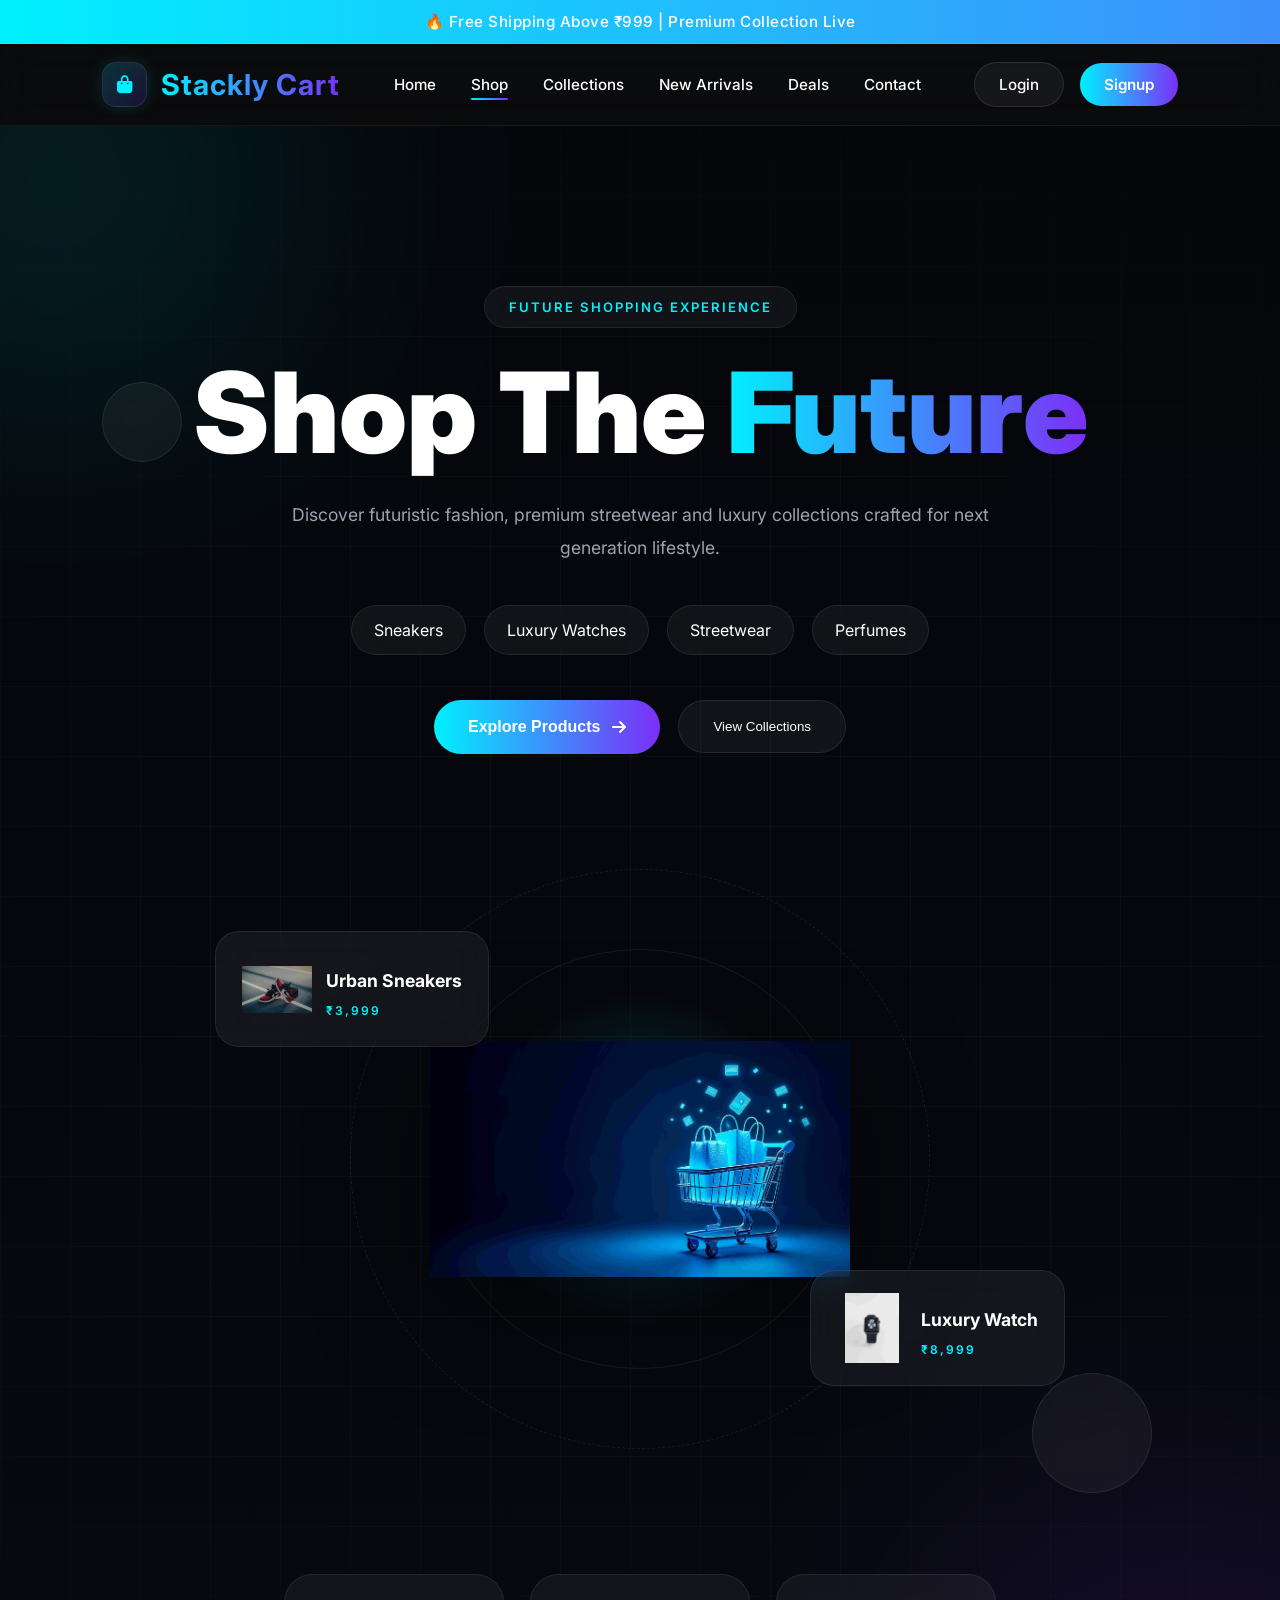
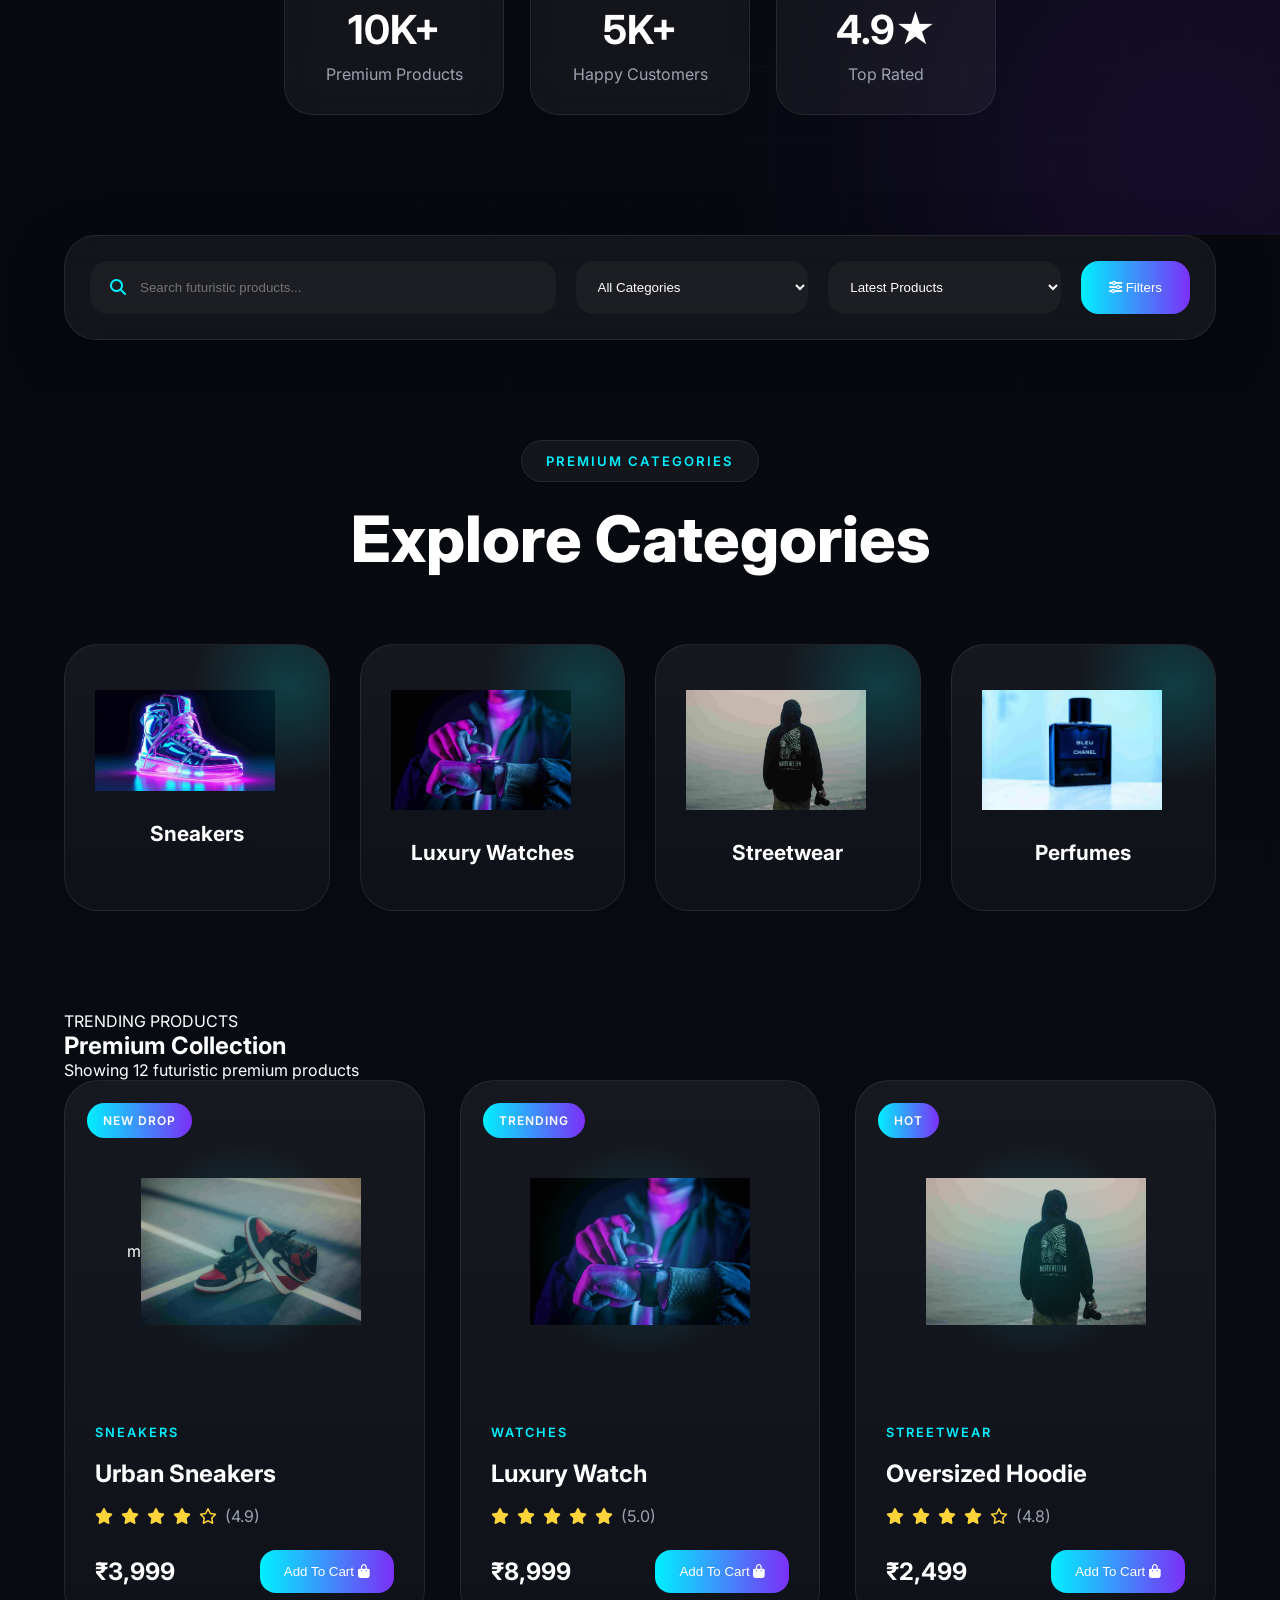
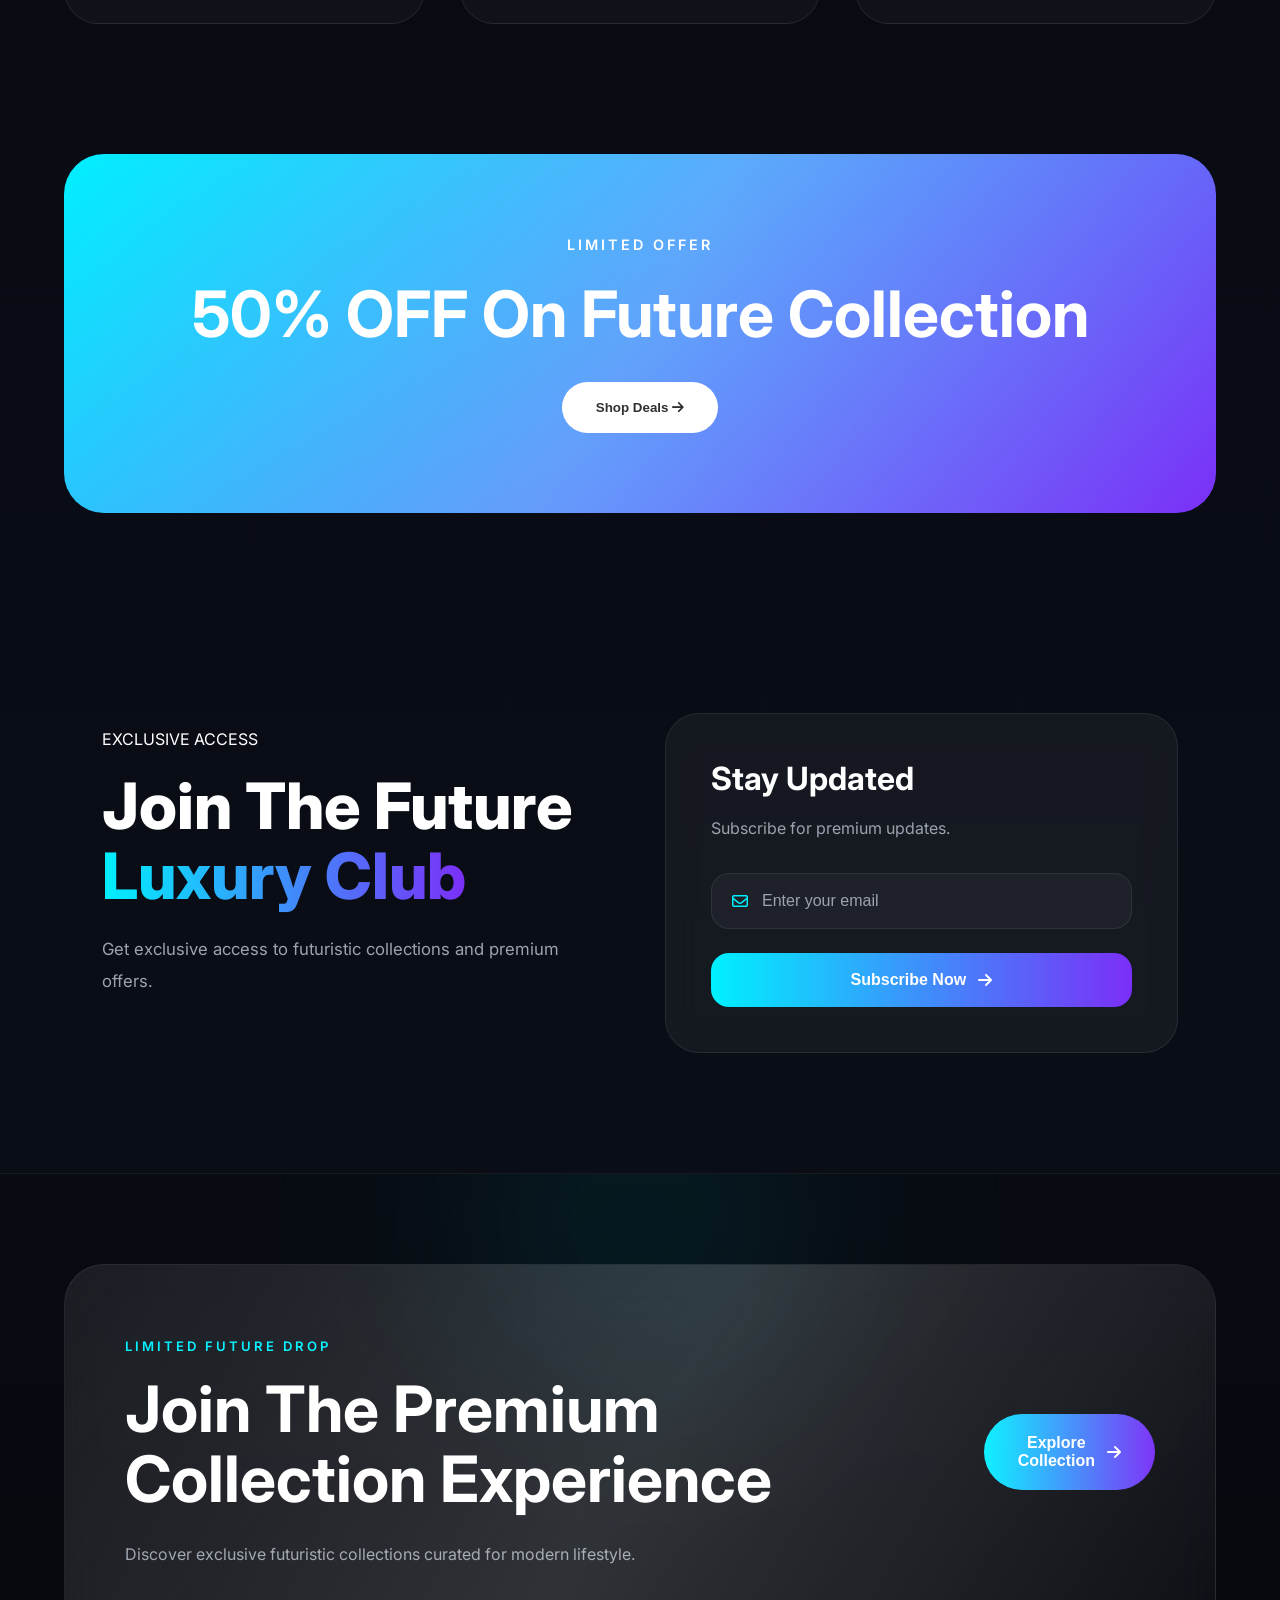
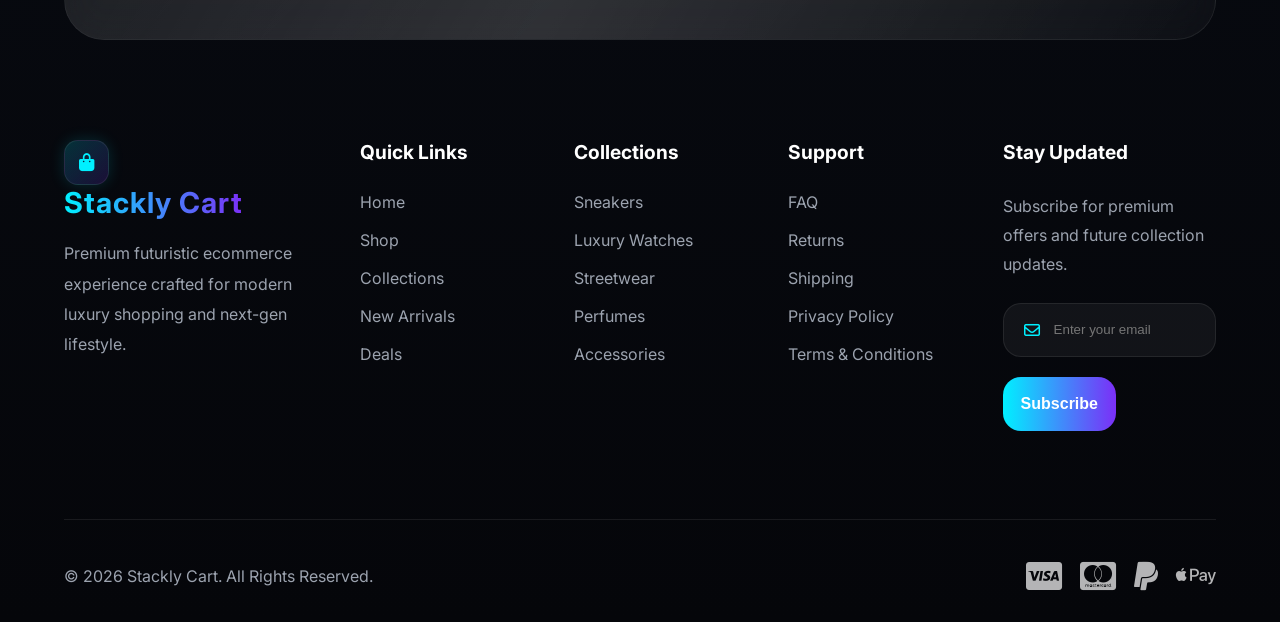
<file: shop.html>
<!DOCTYPE html>
<html lang="en">

<head>

  <meta charset="UTF-8">

  <meta
    name="viewport"
    content="width=device-width, initial-scale=1.0"
  >

  <title>Shop | Stackly Cart</title>

  <!-- CSS -->

  <link rel="stylesheet" href="style.css">
  <link rel="stylesheet" href="shop.css">
  <link rel="stylesheet" href="collections.css">

  <!-- FONT AWESOME -->

  <link
    rel="stylesheet"
    href="https://cdnjs.cloudflare.com/ajax/libs/font-awesome/6.5.1/css/all.min.css"
  >

  <!-- GOOGLE FONT -->

  <link
    href="https://fonts.googleapis.com/css2?family=Poppins:wght@300;400;500;600;700&display=swap"
    rel="stylesheet"
  >

</head>

<body>

  <!-- ========================= -->
  <!-- TOP BAR -->
  <!-- ========================= -->

  <div class="top-bar">

    <p>
      🔥 Free Shipping Above ₹999 | Premium Collection Live
    </p>

  </div>

  <!-- ========================= -->
  <!-- HEADER -->
  <!-- ========================= -->

  <header class="navbar">

    <!-- Logo -->

  <a href="index.html" class="logo">

      <div class="logo-icon">
        <i class="fa-solid fa-bag-shopping"></i>
      </div>

      <h2>Stackly Cart</h2>

  </a>

    <!-- NAVIGATION -->

    <nav class="nav-links">

      <a href="index.html">Home</a>
      <a href="#" class="active">Shop</a>
      <a href="collections.html">Collections</a>
      <a href="newarrivals.html">New Arrivals</a>
      <a href="deals.html">Deals</a>
      <a href="contact.html">Contact</a>

      <!-- MOBILE AUTH -->

      <div class="mobile-auth">

        <a href="login.html" class="mobile-login">

          Login

        </a>

        <a href="signup.html" class="mobile-signup">

          Signup

        </a>

      </div>

    </nav>

    <!-- DESKTOP AUTH -->

    <div class="nav-auth">

      <a href="login.html" class="login-btn">

        Login

      </a>

      <a href="signup.html" class="signup-btn">

        Signup

      </a>

    </div>

    <!-- MENU BUTTON -->

    <div class="menu-btn">

      <i class="fa-solid fa-bars"></i>

    </div>

  </header>

<!-- ========================= -->
<!-- IMMERSIVE SHOP HERO -->
<!-- ========================= -->

<section class="shop-hero">

  <!-- Background Grid -->

  <div class="shop-grid"></div>

  <!-- Glow Effects -->

  <div class="shop-glow glow-1"></div>
  <div class="shop-glow glow-2"></div>

  <!-- Floating Orbs -->

  <div class="floating-orb orb-1"></div>
  <div class="floating-orb orb-2"></div>

  <!-- Hero Content -->

  <div class="shop-hero-content">

    <!-- Badge -->

    <span class="shop-badge">

      FUTURE SHOPPING EXPERIENCE

    </span>

    <!-- Heading -->

    <h1>

      Shop The
      <span>Future</span>

    </h1>

    <!-- Paragraph -->

    <p>

      Discover futuristic fashion,
      premium streetwear and luxury
      collections crafted for next generation lifestyle.

    </p>

    <!-- Category Pills -->

    <div class="hero-pills">

      <span>Sneakers</span>
      <span>Luxury Watches</span>
      <span>Streetwear</span>
      <span>Perfumes</span>

    </div>

    <!-- Buttons -->

    <div class="shop-hero-buttons">

      <button class="shop-primary-btn">

        Explore Products

        <i class="fa-solid fa-arrow-right"></i>

      </button>

      <button class="shop-secondary-btn">

        View Collections

      </button>

    </div>

  </div>

  <!-- CENTER PRODUCT SHOWCASE -->

  <div class="hero-showcase">

    <!-- Rotating Rings -->

    <div class="showcase-ring ring-1"></div>
    <div class="showcase-ring ring-2"></div>

    <!-- Product Glow -->

    <div class="showcase-glow"></div>

    <!-- Main Product -->

    <img
      src="Assets/E-commerce_hero_image.webp"
      alt=""
      class="main-product"
    >

    <!-- Floating Product Card -->

    <div class="floating-card card-1">

      <img
        src="Assets/dashboard/taylor-smith-aDZ5YIuedQg-unsplash_11zon.webp"
        alt=""
      >

      <div>

        <h4>Urban Sneakers</h4>

        <span>₹3,999</span>

      </div>

    </div>

    <!-- Floating Product Card -->

    <div class="floating-card card-2">

      <img
        src="Assets/dashboard/david-svihovec-HM-Y497t5CU-unsplash_11zon.webp"
        alt=""
      >

      <div>

        <h4>Luxury Watch</h4>

        <span>₹8,999</span>

      </div>

    </div>

  </div>

  <!-- Bottom Stats -->

  <div class="shop-hero-stats">

    <!-- Stat -->

    <div class="hero-stat">

      <h3>10K+</h3>

      <p>Premium Products</p>

    </div>

    <!-- Stat -->

    <div class="hero-stat">

      <h3>5K+</h3>

      <p>Happy Customers</p>

    </div>

    <!-- Stat -->

    <div class="hero-stat">

      <h3>4.9★</h3>

      <p>Top Rated</p>

    </div>

  </div>

</section>

  <!-- ========================= -->
  <!-- FLOATING FILTER BAR -->
  <!-- ========================= -->

  <section class="filter-bar-section">

    <div class="filter-bar">

      <!-- Search -->

      <div class="filter-search">

        <i class="fa-solid fa-magnifying-glass"></i>

        <input
          type="text"
          placeholder="Search futuristic products..."
        >

      </div>

      <!-- Category -->

      <div class="filter-dropdown">

        <select>

          <option>All Categories</option>
          <option>Sneakers</option>
          <option>Watches</option>
          <option>Streetwear</option>
          <option>Perfumes</option>

        </select>

      </div>

      <!-- Sort -->

      <div class="filter-dropdown">

        <select>

          <option>Latest Products</option>
          <option>Trending</option>
          <option>Best Selling</option>
          <option>Price Low To High</option>

        </select>

      </div>

      <!-- Filter Button -->

      <button class="filter-btn">

        <i class="fa-solid fa-sliders"></i>

        Filters

      </button>

    </div>

  </section>

  <!-- ========================= -->
  <!-- FEATURED CATEGORIES -->
  <!-- ========================= -->

  <section class="shop-categories">

    <div class="section-title">

      <span>PREMIUM CATEGORIES</span>

      <h2>Explore Categories</h2>

    </div>

    <div class="shop-category-grid">

      <!-- CATEGORY -->

      <div class="shop-category-card">

        <div class="category-glow"></div>

        <img
          src="Assets/3d-shoe-shape-glowing-with-bright-holographic-colors_11zon.webp"
          alt=""
        >

        <h3>Sneakers</h3>

      </div>

      <!-- CATEGORY -->

      <div class="shop-category-card">

        <div class="category-glow"></div>

        <img
          src="Assets/futuristic-hologram-smartwatch-wearable-technology_11zon.webp"
          alt=""
        >

        <h3>Luxury Watches</h3>

      </div>

      <!-- CATEGORY -->

      <div class="shop-category-card">

        <div class="category-glow"></div>

        <img
          src="Assets/dashboard/timothy-rose-nBaf7c_wd80-unsplash_11zon.webp"
          alt=""
        >

        <h3>Streetwear</h3>

      </div>

      <!-- CATEGORY -->

      <div class="shop-category-card">

        <div class="category-glow"></div>

        <img
          src="Assets/jeroen-den-otter-2b0JeJTEclQ-unsplash (1)_11zon (1).webp"
          alt=""
        >

        <h3>Perfumes</h3>

      </div>

    </div>

  </section>

  <!-- ========================= -->
  <!-- SHOP PRODUCTS -->
  <!-- ========================= -->

  <section class="shop-products">

    <!-- Header -->

    <div class="shop-products-header">

      <div>

        <span>TRENDING PRODUCTS</span>

        <h2>Premium Collection</h2>

      </div>

      <p>

        Showing 12 futuristic premium products

      </p>

    </div>

    <!-- Product Grid -->

    <div class="shop-product-grid">

      <!-- PRODUCT -->

      <div class="shop-product-card">

        <!-- Label -->

        <div class="product-label">
          NEW DROP
        </div>

        <!-- Actions -->

        <div class="product-actions">

          <div class="action-icon">

            <i class="fa-regular fa-heart"></i>

          </div>

          <div class="action-icon">

            <i class="fa-solid fa-eye"></i>

          </div>

        </div>

        <!-- Product Image -->

        <div class="shop-product-image">

          <div class="product-glow"></div>
m
          <img
            src="Assets/dashboard/taylor-smith-aDZ5YIuedQg-unsplash_11zon.webp"
            alt=""
          >

        </div>

        <!-- Content -->

        <div class="shop-product-content">

          <span>SNEAKERS</span>

          <h3>Urban Sneakers</h3>

          <!-- Rating -->

          <div class="shop-rating">

            <i class="fa-solid fa-star"></i>
            <i class="fa-solid fa-star"></i>
            <i class="fa-solid fa-star"></i>
            <i class="fa-solid fa-star"></i>
            <i class="fa-regular fa-star"></i>

            <p>(4.9)</p>

          </div>

          <!-- Bottom -->

          <div class="shop-product-bottom">

            <h4>₹3,999</h4>

            <a
            href="404.html"
            class="cart-btn-link"
          >

            <button>

              Add To Cart

              <i class="fa-solid fa-bag-shopping"></i>

            </button>

          </a>

          </div>

        </div>

      </div>

      <!-- PRODUCT -->

      <div class="shop-product-card">

        <div class="product-label">
          TRENDING
        </div>

        <div class="product-actions">

          <div class="action-icon">

            <i class="fa-regular fa-heart"></i>

          </div>

          <div class="action-icon">

            <i class="fa-solid fa-eye"></i>

          </div>

        </div>

        <div class="shop-product-image">

          <div class="product-glow"></div>

          <img
            src="Assets/futuristic-hologram-smartwatch-wearable-technology_11zon.webp"
            alt=""
          >

        </div>

        <div class="shop-product-content">

          <span>WATCHES</span>

          <h3>Luxury Watch</h3>

          <div class="shop-rating">

            <i class="fa-solid fa-star"></i>
            <i class="fa-solid fa-star"></i>
            <i class="fa-solid fa-star"></i>
            <i class="fa-solid fa-star"></i>
            <i class="fa-solid fa-star"></i>

            <p>(5.0)</p>

          </div>

          <div class="shop-product-bottom">

            <h4>₹8,999</h4>

            <a
            href="404.html"
            class="cart-btn-link"
          >

            <button>

              Add To Cart

              <i class="fa-solid fa-bag-shopping"></i>

            </button>

          </a>

          </div>

        </div>

      </div>

      <!-- PRODUCT -->

      <div class="shop-product-card">

        <div class="product-label">
          HOT
        </div>

        <div class="product-actions">

          <div class="action-icon">

            <i class="fa-regular fa-heart"></i>

          </div>

          <div class="action-icon">

            <i class="fa-solid fa-eye"></i>

          </div>

        </div>

        <div class="shop-product-image">

          <div class="product-glow"></div>

          <img
            src="Assets/dashboard/timothy-rose-nBaf7c_wd80-unsplash_11zon.webp"
            alt=""
          >

        </div>

        <div class="shop-product-content">

          <span>STREETWEAR</span>

          <h3>Oversized Hoodie</h3>

          <div class="shop-rating">

            <i class="fa-solid fa-star"></i>
            <i class="fa-solid fa-star"></i>
            <i class="fa-solid fa-star"></i>
            <i class="fa-solid fa-star"></i>
            <i class="fa-regular fa-star"></i>

            <p>(4.8)</p>

          </div>

          <div class="shop-product-bottom">

            <h4>₹2,499</h4>

            <a
            href="404.html"
            class="cart-btn-link"
          >

            <button>

              Add To Cart

              <i class="fa-solid fa-bag-shopping"></i>

            </button>

          </a>

          </div>

        </div>

      </div>

    </div>

  </section>

  <!-- ========================= -->
  <!-- OFFER STRIP -->
  <!-- ========================= -->

  <section class="offer-strip">

    <div class="offer-content">

      <span>LIMITED OFFER</span>

      <h2>

        50% OFF On Future Collection

      </h2>

      <a
        href="deals.html"
        class="deals-btn-link"
      >

        <button>

          Shop Deals

          <i class="fa-solid fa-arrow-right"></i>

        </button>

      </a>

    </div>

  </section>

  <!-- ========================= -->
  <!-- NEWSLETTER -->
  <!-- ========================= -->

  <section class="newsletter">

    <div class="newsletter-content">

      <span>EXCLUSIVE ACCESS</span>

      <h2>

        Join The Future
        <span>Luxury Club</span>

      </h2>

      <p>

        Get exclusive access to futuristic
        collections and premium offers.

      </p>

    </div>

    <!-- FORM -->

    <div class="newsletter-form">

      <div class="newsletter-card">

        <h3>Stay Updated</h3>

        <p>

          Subscribe for premium updates.

        </p>

        <div class="newsletter-input">

          <i class="fa-regular fa-envelope"></i>

          <input
            type="email"
            placeholder="Enter your email"
          >

        </div>

        <a
        href="404.html"
        class="subscribe-btn-link"
      >

        <button>

          Subscribe Now

          <i class="fa-solid fa-arrow-right"></i>

        </button>

      </a>

      </div>

    </div>

  </section>

   <!-- ========================= -->
<!-- PREMIUM FOOTER -->
<!-- ========================= -->

<footer class="footer">

  <!-- TOP CTA -->

  <div class="footer-cta">

    <div class="footer-cta-content">

      <span>LIMITED FUTURE DROP</span>

      <h2>

        Join The Premium
        Collection Experience

      </h2>

      <p>

        Discover exclusive futuristic
        collections curated for modern lifestyle.

      </p>

    </div>

    <!-- CTA BUTTON -->

    <a
      href="collections.html"
      class="explore-btn-link"
    >

      <button>

        Explore Collection

        <i class="fa-solid fa-arrow-right"></i>

      </button>

    </a>

  </div>

  <!-- FOOTER MAIN -->

  <div class="footer-main">

    <!-- BRAND -->

    <div class="footer-column footer-brand">

      <!-- Logo -->
    <a href="index.html" class="logo">

        <div class="logo-icon">
          <i class="fa-solid fa-bag-shopping"></i>
        </div>

        <h2>Stackly Cart</h2>

    </a>

      <p>

        Premium futuristic ecommerce
        experience crafted for modern
        luxury shopping and next-gen lifestyle.

      </p>
    </div>

    <!-- QUICK LINKS -->

    <div class="footer-column">

      <h3>Quick Links</h3>

      <a href="index.html">Home</a>
      <a href="shop.html">Shop</a>
      <a href="collections.html">Collections</a>
      <a href="newarrivals.html">New Arrivals</a>
      <a href="deals.html">Deals</a>

    </div>

    <!-- COLLECTIONS -->

    <div class="footer-column">

      <h3>Collections</h3>

      <a href="404.html">Sneakers</a>
      <a href="404.html">Luxury Watches</a>
      <a href="404.html">Streetwear</a>
      <a href="404.html">Perfumes</a>
      <a href="404.html">Accessories</a>

    </div>

    <!-- SUPPORT -->

    <div class="footer-column">

      <h3>Support</h3>

      <a href="404.html">FAQ</a>
      <a href="404.html">Returns</a>
      <a href="404.html">Shipping</a>
      <a href="404.html">Privacy Policy</a>
      <a href="404.html">Terms & Conditions</a>

    </div>

    <!-- NEWSLETTER -->

    <div class="footer-column footer-newsletter">

      <h3>Stay Updated</h3>

      <p>

        Subscribe for premium offers
        and future collection updates.

      </p>

      <!-- Input -->

      <div class="footer-input">

        <i class="fa-regular fa-envelope"></i>

        <input
          type="email"
          placeholder="Enter your email"
        >

      </div>

      <!-- Button -->

      <a
        href="404.html"
        class="subscribe-btn-link"
      >

        <button>

          Subscribe

        </button>

      </a>

    </div>

  </div>

  <!-- FOOTER BOTTOM -->

  <div class="footer-bottom">

    <p>

      © 2026 Stackly Cart.
      All Rights Reserved.

    </p>

    <!-- PAYMENT -->

    <div class="footer-payment">

      <i class="fa-brands fa-cc-visa"></i>
      <i class="fa-brands fa-cc-mastercard"></i>
      <i class="fa-brands fa-paypal"></i>
      <i class="fa-brands fa-apple-pay"></i>

    </div>

  </div>

</footer>

  <!-- JS -->

  <script src="script.js"></script>

</body>

</html>
</file>
<file: admin.css>
/* ====================================================== */
/* ADMIN DASHBOARD - FUTURISTIC PREMIUM UI */
/* ====================================================== */

@import url('https://fonts.googleapis.com/css2?family=Inter:wght@100..900&display=swap');

/* ====================================================== */
/* GLOBAL */
/* ====================================================== */

*{
  margin:0;
  padding:0;
  box-sizing:border-box;
}

html{
  scroll-behavior:smooth;
}

body{

  font-family:'Inter',sans-serif;

  background:
    linear-gradient(
      180deg,
      #05060a 0%,
      #0b0f19 100%
    );

  color:white;

  overflow-x:hidden;

  display:flex;

}

/* ====================================================== */
/* SCROLLBAR */
/* ====================================================== */

::-webkit-scrollbar{
  width:8px;
}

::-webkit-scrollbar-track{
  background:#05060a;
}

::-webkit-scrollbar-thumb{

  background:
    linear-gradient(
      180deg,
      #00f0ff,
      #7b2ff7
    );

  border-radius:20px;

}

/* ====================================================== */
/* SIDEBAR */
/* ====================================================== */

.admin-sidebar{

  width:290px;
  min-height:100vh;

  position:fixed;

  top:0;
  left:0;

  padding:32px 24px;

  background:
    rgba(255,255,255,0.04);

  border-right:
    1px solid rgba(255,255,255,0.08);

  backdrop-filter:blur(22px);

  display:flex;
  flex-direction:column;
  justify-content:space-between;

  z-index:100;

}

/* ====================================================== */
/* LOGO */
/* ====================================================== */

.sidebar-logo{

  display:flex;
  align-items:center;

  gap:14px;

  margin-bottom:50px;

  text-decoration:none;

  color:white;

}

.logo-icon{

  width:52px;
  height:52px;

  display:flex;
  justify-content:center;
  align-items:center;

  border-radius:18px;

  background:
    linear-gradient(
      135deg,
      #00f0ff,
      #7b2ff7
    );

}

.logo-icon i{

  font-size:1.2rem;

}

.sidebar-logo h2{

  font-size:1.7rem;
  font-weight:700;

}

/* ====================================================== */
/* NAVIGATION */
/* ====================================================== */

.sidebar-nav{

  display:flex;
  flex-direction:column;

  gap:14px;

}

/* Links */

.sidebar-nav a{

  position:relative;

  display:flex;
  align-items:center;

  gap:18px;

  padding:
    18px 22px;

  border-radius:20px;

  text-decoration:none;

  color:#d1d5db;

  font-size:0.98rem;
  font-weight:500;

  overflow:hidden;

  transition:0.4s ease;

}

/* ACTIVE LINE */

.sidebar-nav a::before{

  content:"";

  position:absolute;

  left:0;
  top:50%;

  width:4px;
  height:0;

  background:
    linear-gradient(
      180deg,
      #00f0ff,
      #7b2ff7
    );

  border-radius:20px;

  transform:
    translateY(-50%);

  transition:0.4s ease;

}

/* SHOW ACTIVE LINE */

.sidebar-nav a.active::before{

  height:65%;

}

/* Hover */

.sidebar-nav a:hover{

  background:
    rgba(255,255,255,0.06);

  transform:
    translateX(6px);

  color:white;

}

/* Active */

.sidebar-nav .active{

  background:
    linear-gradient(
      135deg,
      rgba(0,240,255,0.18),
      rgba(123,47,247,0.18)
    );

  border:
    1px solid rgba(0,240,255,0.15);

  color:white;

  box-shadow:
    0 10px 30px rgba(0,240,255,0.08);

}

.sidebar-nav i{

  font-size:1.05rem;

}
/* ====================================================== */
/* MAIN */
/* ====================================================== */

.admin-main{

  margin-left:290px;

  width:calc(100% - 290px);

  padding:40px;

}

/* ====================================================== */
/* TOPBAR */
/* ====================================================== */

.admin-topbar{

  display:flex;
  justify-content:space-between;
  align-items:center;

  gap:30px;

  margin-bottom:50px;

}

/* Left */

.topbar-left h1{

  font-size:2.4rem;

  margin-bottom:12px;

}

.topbar-left p{

  color:#9ca3af;

  line-height:1.8;

}

/* Right */

.topbar-right{

  display:flex;
  align-items:center;

  gap:20px;

}

/* ====================================================== */
/* SEARCH */
/* ====================================================== */

.dashboard-search{

  width:360px;

  padding:
    16px 20px;

  border-radius:20px;

  background:
    rgba(255,255,255,0.05);

  border:
    1px solid rgba(255,255,255,0.08);

  display:flex;
  align-items:center;

  gap:14px;

}

.dashboard-search i{

  color:#00f0ff;

}

.dashboard-search input{

  width:100%;

  background:none;

  border:none;
  outline:none;

  color:white;

  font-size:0.95rem;

}

/* ====================================================== */
/* ICON */
/* ====================================================== */

.topbar-icon{

  width:58px;
  height:58px;

  display:flex;
  justify-content:center;
  align-items:center;

  border-radius:18px;

  background:
    rgba(255,255,255,0.05);

  border:
    1px solid rgba(255,255,255,0.08);

  cursor:pointer;

  transition:0.4s ease;
  text-decoration:none;

  color:white;

  flex-shrink:0;

}

.topbar-icon:hover{

  background:
    linear-gradient(
      135deg,
      #00f0ff,
      #7b2ff7
    );

  transform:
    translateY(-4px);

}

/* ====================================================== */
/* PROFILE */
/* ====================================================== */

.admin-profile img{

  width:58px;
  height:58px;

  object-fit:cover;

  border-radius:18px;

  padding:2px;

  background:
    linear-gradient(
      135deg,
      #00f0ff,
      #7b2ff7
    );

  box-shadow:
    0 10px 25px rgba(0,240,255,0.18);

}

/* ====================================================== */
/* HERO */
/* ====================================================== */

.admin-hero{

  position:relative;

  overflow:hidden;

  display:grid;

  grid-template-columns:
    repeat(auto-fit,minmax(320px,1fr));

  align-items:center;

  gap:50px;

  padding:
    50px;

  border-radius:40px;

  background:
    linear-gradient(
      135deg,
      rgba(0,240,255,0.12),
      rgba(123,47,247,0.18)
    );

  border:
    1px solid rgba(255,255,255,0.08);

  margin-bottom:50px;

}

/* Glow */

.hero-glow{

  position:absolute;

  width:350px;
  height:350px;

  border-radius:50%;

  background:
    radial-gradient(
      circle,
      rgba(0,240,255,0.18),
      transparent 70%
    );

  filter:blur(120px);

  top:-120px;
  right:-120px;

}

/* Content */

.hero-content{

  position:relative;

  z-index:2;

}

.hero-content span{

  display:inline-block;

  padding:
    12px 22px;

  border-radius:50px;

  background:
    rgba(255,255,255,0.08);

  color:#00f0ff;

  font-size:0.82rem;
  font-weight:600;

  letter-spacing:2px;

  margin-bottom:24px;

}

.hero-content h2{

  font-size:
    clamp(2.5rem,5vw,4.5rem);

  line-height:1.1;

  margin-bottom:24px;

}

.hero-content p{

  max-width:580px;

  color:#d1d5db;

  line-height:1.9;

  margin-bottom:34px;

}

/* Button */

.hero-content button{

  padding:
    18px 34px;

  border:none;

  border-radius:60px;

  background:
    linear-gradient(
      90deg,
      #00f0ff,
      #7b2ff7
    );

  color:white;

  font-size:1rem;
  font-weight:600;

  cursor:pointer;

  transition:0.4s ease;

}

.hero-content button:hover{

  transform:
    translateY(-5px);

}

/* Image */

.hero-image{

  display:flex;
  justify-content:center;

}

.hero-image img{

  width:100%;
  max-width:340px;

  animation:
    floatingProduct 4s ease-in-out infinite;

}

/* ====================================================== */
/* STATS */
/* ====================================================== */

.admin-stats{

  display:grid;

  grid-template-columns:
    repeat(auto-fit,minmax(220px,1fr));

  gap:28px;

  margin-bottom:50px;

}

/* Card */

.stats-card{

  padding:
    32px;

  border-radius:30px;

  background:
    rgba(255,255,255,0.05);

  border:
    1px solid rgba(255,255,255,0.08);

  display:flex;
  align-items:center;

  gap:20px;

  transition:0.4s ease;

}

.stats-card:hover{

  transform:
    translateY(-8px);

  border-color:
    rgba(0,240,255,0.18);

}

/* Icon */

.stats-icon{

  width:70px;
  height:70px;

  display:flex;
  justify-content:center;
  align-items:center;

  border-radius:22px;

  background:
    linear-gradient(
      135deg,
      #00f0ff,
      #7b2ff7
    );

}

.stats-icon i{

  font-size:1.4rem;

}

/* Text */

.stats-card h3{

  font-size:2rem;

  margin-bottom:8px;

}

.stats-card p{

  color:#9ca3af;

}

/* ====================================================== */
/* SECTION HEADER */
/* ====================================================== */

.section-header{

  display:flex;
  justify-content:space-between;
  align-items:center;

  margin-bottom:30px;

}

.section-header h2{

  font-size:2rem;

}

.section-header a{

  text-decoration:none;

  color:#00f0ff;

}

/* ====================================================== */
/* ORDERS TABLE */
/* ====================================================== */

.recent-orders{

  margin-bottom:50px;

}

.orders-table{

  overflow:hidden;

  border-radius:30px;

  background:
    rgba(255,255,255,0.05);

  border:
    1px solid rgba(255,255,255,0.08);

}

/* Row */

.table-row{

  display:grid;

  grid-template-columns:
    repeat(4,1fr);

  padding:
    24px 28px;

  border-bottom:
    1px solid rgba(255,255,255,0.06);

  align-items:center;

}

.table-head{

  background:
    rgba(255,255,255,0.04);

  font-weight:700;

}

.table-row span{

  color:#d1d5db;

}

/* Status */

.completed,
.pending,
.processing{

  width:fit-content;

  padding:
    10px 18px;

  border-radius:50px;

  font-size:0.85rem;
  font-weight:600;

}

.completed{

  background:
    rgba(0,240,255,0.12);

  color:#00f0ff;

}

.pending{

  background:
    rgba(255,193,7,0.15);

  color:#ffc107;

}

.processing{

  background:
    rgba(123,47,247,0.16);

  color:#b388ff;

}

/* ====================================================== */
/* PRODUCT MANAGEMENT */
/* ====================================================== */

.product-management{

  margin-bottom:50px;

}

/* Button */

.add-product-btn{

  padding:
    16px 26px;

  border:none;

  border-radius:18px;

  background:
    linear-gradient(
      90deg,
      #00f0ff,
      #7b2ff7
    );

  color:white;

  display:flex;
  align-items:center;

  gap:10px;

  cursor:pointer;

}

/* Grid */

.inventory-grid{

  display:grid;

  grid-template-columns:
    repeat(auto-fit,minmax(260px,1fr));

  gap:28px;

}

/* Card */

.inventory-card{

  padding:
    30px;

  border-radius:32px;

  text-align:center;

  background:
    rgba(255,255,255,0.05);

  border:
    1px solid rgba(255,255,255,0.08);

  transition:0.4s ease;

}

.inventory-card:hover{

  transform:
    translateY(-8px);

}

/* Image */

.inventory-card img{

  width:100%;
  max-width:180px;

  margin-bottom:20px;

}

/* Text */

.inventory-card h3{

  font-size:1.4rem;

  margin-bottom:12px;

}

.inventory-card p{

  color:#9ca3af;

  margin-bottom:24px;

}

/* Actions */

.inventory-actions{

  display:flex;

  gap:14px;

}

.inventory-actions button{

  flex:1;

  padding:
    14px;

  border:none;

  border-radius:16px;

  background:
    rgba(255,255,255,0.08);

  color:white;

  cursor:pointer;

}

.delete-btn{

  background:
    rgba(255,0,80,0.15) !important;

  color:#ff4d6d !important;

}

/* ====================================================== */
/* ANALYTICS */
/* ====================================================== */

.analytics-grid{

  display:grid;

  grid-template-columns:
    repeat(auto-fit,minmax(260px,1fr));

  gap:28px;

}

/* Card */

.analytics-card{

  padding:
    40px;

  border-radius:32px;

  background:
    rgba(255,255,255,0.05);

  border:
    1px solid rgba(255,255,255,0.08);

  text-align:center;

  transition:0.4s ease;

}

.analytics-card:hover{

  transform:
    translateY(-8px);

  border-color:
    rgba(0,240,255,0.2);

}

/* Text */

.analytics-card h3{

  color:#9ca3af;

  margin-bottom:24px;

}

.analytics-card span{

  font-size:3rem;
  font-weight:800;

  background:
    linear-gradient(
      90deg,
      #00f0ff,
      #7b2ff7
    );

  -webkit-background-clip:text;
  -webkit-text-fill-color:transparent;

}

/* ====================================================== */
/* ANIMATION */
/* ====================================================== */

@keyframes floatingProduct{

  0%{
    transform:translateY(0px);
  }

  50%{
    transform:translateY(-18px);
  }

  100%{
    transform:translateY(0px);
  }

}

/* ====================================================== */
/* RESPONSIVE */
/* ====================================================== */

@media(max-width:1200px){

  .dashboard-search{

    width:260px;

  }

}

@media(max-width:992px){

  .admin-sidebar{

    width:90px;

    padding:28px 16px;

  }

  .sidebar-logo h2,
  .sidebar-nav span{

    display:none;

  }

  .admin-main{

    margin-left:90px;

    width:calc(100% - 90px);

  }

}

@media(max-width:768px){

   body{

    display:block;

  }

  .admin-sidebar{

    position:fixed;

    bottom:0;
    top:auto;
    left:0;

    width:100%;
    height:78px;

    min-height:auto;

    flex-direction:row;
    align-items:center;
    justify-content:space-between;

    padding:0 10px;

    border-right:none;

    border-top:
      1px solid rgba(255,255,255,0.08);

    background:
      rgba(5,6,10,0.92);

    backdrop-filter:blur(18px);

    z-index:9999;

  }

  /* Hide Logo */

  .sidebar-logo{

    display:none;

  }

  /* NAV */

  .sidebar-nav{

    flex:5;

    display:flex;
    flex-direction:row;

    justify-content:space-between;
    align-items:center;

    gap:4px;

    width:100%;

  }
  .logout-btn{

  text-decoration:none;

}

a{

  text-decoration:none;

}

.topbar-icon{

  text-decoration:none;

}

  /* NAV ITEMS */

  .sidebar-nav a{

    flex:1;

    display:flex;
    flex-direction:column;

    justify-content:center;
    align-items:center;

    gap:4px;

    padding:8px 4px;

    border-radius:14px;

    font-size:0.62rem;

    min-width:0;

    transform:none !important;

  }

  /* ICON */

  .sidebar-nav a i{

    font-size:1rem;

  }

  /* ACTIVE */

  .sidebar-nav a.active{

    background:
      linear-gradient(
        135deg,
        rgba(0,240,255,0.16),
        rgba(123,47,247,0.16)
      );

    border:
      1px solid rgba(0,240,255,0.18);

    box-shadow:
      0 8px 20px rgba(0,240,255,0.08);

  }

  /* TEXT */

  .sidebar-nav span{

    display:block;

    white-space:nowrap;

  }

  /* LOGOUT BUTTON VISIBLE */

  .sidebar-bottom{

  display:flex;

  flex:1;

  justify-content:center;
  align-items:center;

}

.sidebar-bottom .logout-btn{

  flex:1;

  min-width:58px;

  width:100%;
  height:62px;

  padding:0;

  border-radius:14px;

  display:flex;
  flex-direction:column;

  justify-content:center;
  align-items:center;

  gap:4px;

  font-size:0.62rem;

  background:transparent;

  border:none;

  transform:none !important;
  position:relative;

  top:-1px;

  margin:0;

  line-height:1;

}

.sidebar-bottom .logout-btn i{

  font-size:1rem;

}

  .sidebar-bottom .logout-btn i{

    font-size:1rem;

  }
  .sidebar-bottom .logout-btn:hover{

  transform:none !important;

}
 

.logout-btn:hover{

  background:
    linear-gradient(
      90deg,
      #00f0ff,
      #7b2ff7
    );

  transform:
    translateY(-4px);

}


  /* MAIN */

  .admin-main{

    width:100%;

    margin-left:0;

    padding:
      30px 20px 110px;

  }

  /* TOPBAR */

  .admin-topbar{

    flex-direction:column;

    align-items:flex-start;

  }

  .topbar-right{

    width:100%;

  }

  .dashboard-search{

    width:100%;

  }

  /* TABLE */

  .table-row{

    grid-template-columns:
      1fr 1fr;

    gap:20px;

  }



  .admin-main{

    width:100%;

    margin-left:0;

    padding:30px 20px 120px;

  }

  .admin-topbar{

    flex-direction:column;
    align-items:flex-start;

  }

  .topbar-right{

    width:100%;

  }

  .dashboard-search{

    width:100%;

  }

  .table-row{

    grid-template-columns:
      1fr 1fr;

    gap:20px;

  }

}

@media(max-width:480px){

  .hero-content h2{

    font-size:2.5rem;

  }

  .inventory-actions{

    flex-direction:column;

  }

}

.logout-btn{

  width:100%;

  padding:
    18px;

  border-radius:20px;

  background:
    rgba(255,255,255,0.05);

  border:
    1px solid rgba(255,255,255,0.08);

  color:white;

  text-decoration:none;

  display:flex;
  justify-content:center;
  align-items:center;

  gap:12px;

  font-size:1rem;
  font-weight:600;

  transition:0.4s ease;

}

.logout-btn:hover{

  background:
    linear-gradient(
      90deg,
      #00f0ff,
      #7b2ff7
    );

  transform:
    translateY(-4px);

}
/* ========================= */
/* DASHBOARD CONTENT */
/* ========================= */

.dashboard-content{

  display:none;

  animation:
    dashboardFade 0.4s ease;

}

/* Active */

.active-content{

  display:block;

}

/* Animation */

@keyframes dashboardFade{

  from{

    opacity:0;

    transform:
      translateY(15px);

  }

  to{

    opacity:1;

    transform:
      translateY(0px);

  }

}
</file>
<file: collections.css>
/* ====================================================== */
/* COLLECTION PAGE - PREMIUM FUTURISTIC DESIGN */
/* ====================================================== */

@import url('https://fonts.googleapis.com/css2?family=Inter:wght@100..900&display=swap');

/* ====================================================== */
/* GLOBAL */
/* ====================================================== */

*{
  margin:0;
  padding:0;
  box-sizing:border-box;
}

html{
  scroll-behavior:smooth;
}

body{

  font-family:'Inter',sans-serif;

  background:
    linear-gradient(
      180deg,
      #05060a 0%,
      #0b0f19 100%
    );

  color:white;

  overflow-x:hidden;

}

/* ====================================================== */
/* SCROLLBAR */
/* ====================================================== */

::-webkit-scrollbar{
  width:8px;
}

::-webkit-scrollbar-track{
  background:#05060a;
}

::-webkit-scrollbar-thumb{

  background:
    linear-gradient(
      180deg,
      #00f0ff,
      #7b2ff7
    );

  border-radius:20px;

}

/* ====================================================== */
/* SECTION */
/* ====================================================== */

section{
  padding:50px 5%;
  position:relative;
}

/* ====================================================== */
/* SECTION TITLE */
/* ====================================================== */

.section-title{

  text-align:center;

  margin-bottom:70px;

}

.section-title span{

  display:inline-block;

  padding:
    12px 24px;

  border-radius:50px;

  background:
    rgba(255,255,255,0.05);

  border:
    1px solid rgba(255,255,255,0.08);

  color:#00f0ff;

  font-size:0.82rem;
  font-weight:600;

  letter-spacing:2px;

  margin-bottom:22px;

}

.section-title h2{

  font-size:
    clamp(2.3rem,5vw,4.5rem);

  font-weight:800;

  line-height:1.1;

}

/* ====================================================== */
/* COLLECTION HERO */
/* ====================================================== */

.collection-hero{

  min-height:100vh;

  padding:
    150px 5% 120px;

  display:grid;

  grid-template-columns:
    repeat(auto-fit,minmax(320px,1fr));

  align-items:center;

  gap:80px;

  overflow:hidden;

}

/* ====================================================== */
/* HERO GRID */
/* ====================================================== */

.hero-grid{

  position:absolute;

  inset:0;

  background-image:

    linear-gradient(
      rgba(255,255,255,0.03) 1px,
      transparent 1px
    ),

    linear-gradient(
      90deg,
      rgba(255,255,255,0.03) 1px,
      transparent 1px
    );

  background-size:70px 70px;

  mask-image:
    radial-gradient(circle,black 40%,transparent 100%);

  animation:
    gridMove 18s linear infinite;

}

/* ====================================================== */
/* HERO GLOW */
/* ====================================================== */

.hero-glow{

  position:absolute;

  border-radius:50%;

  filter:blur(120px);

  opacity:0.2;

}

.glow-1{

  width:350px;
  height:350px;

  background:#00f0ff;

  top:-120px;
  left:-120px;

}

.glow-2{

  width:420px;
  height:420px;

  background:#7b2ff7;

  right:-120px;
  bottom:-120px;

}

/* ====================================================== */
/* FLOATING ORBS */
/* ====================================================== */

.floating-orb{

  position:absolute;

  border-radius:50%;

  background:
    rgba(255,255,255,0.05);

  border:
    1px solid rgba(255,255,255,0.08);

  backdrop-filter:blur(12px);

  animation:
    floatingOrb 5s ease-in-out infinite;

}

.orb-1{

  width:80px;
  height:80px;

  top:15%;
  left:8%;

}

.orb-2{

  width:120px;
  height:120px;

  right:10%;
  bottom:20%;

  animation-delay:2s;

}

/* ====================================================== */
/* HERO CONTENT */
/* ====================================================== */

.collection-hero-content{

  position:relative;

  z-index:2;

}

.collection-hero-content span{

  display:inline-block;

  padding:
    12px 24px;

  border-radius:50px;

  background:
    rgba(255,255,255,0.05);

  border:
    1px solid rgba(255,255,255,0.08);

  color:#00f0ff;

  font-size:0.82rem;
  font-weight:600;

  letter-spacing:2px;

  margin-bottom:28px;

}

.collection-hero-content h1{

  font-size:5.0rem;

  font-weight:900;

  line-height:0.95;

  margin-bottom:30px;

}
.primary-btn-link{

  text-decoration:none;

}
.secondary-btn-link{

  text-decoration:none;

}

.explore-btn-link{

  text-decoration:none;

}

.discover-btn-link{

  text-decoration:none;

}

.explore-now-link{

  text-decoration:none;

}

.collection-hero-content p{

  max-width:620px;

  color:#9ca3af;

  font-size:1.05rem;

  line-height:1.9;

  margin-bottom:40px;

}

/* ====================================================== */
/* HERO BUTTONS */
/* ====================================================== */

.hero-buttons{

  display:flex;
  align-items:center;

  gap:20px;

  flex-wrap:wrap;

}

/* Primary */

.primary-btn{

  padding:
    18px 34px;

  border:none;

  border-radius:60px;

  background:
    linear-gradient(
      90deg,
      #00f0ff,
      #7b2ff7
    );

  color:white;

  font-size:1rem;
  font-weight:600;

  display:flex;
  align-items:center;

  gap:12px;

  cursor:pointer;

  transition:0.4s ease;

}

.primary-btn:hover{

  transform:
    translateY(-5px);

  box-shadow:
    0 18px 40px rgba(0,240,255,0.22);

}

/* Secondary */

.secondary-btn{

  padding:
    18px 34px;

  border-radius:60px;

  background:
    rgba(255,255,255,0.05);

  border:
    1px solid rgba(255,255,255,0.08);

  color:white;

  cursor:pointer;

  transition:0.4s ease;

}

.secondary-btn:hover{

  transform:
    translateY(-5px);

}

/* ====================================================== */
/* HERO SHOWCASE */
/* ====================================================== */

.hero-showcase{

  position:relative;

  display:flex;
  justify-content:center;
  align-items:center;

  height:650px;

}

/* Main Image */

.hero-main-image{

  width:100%;
  max-width:450px;

  position:relative;

  z-index:2;

  filter:
    drop-shadow(0 30px 60px rgba(0,0,0,0.4));

  animation:
    floatingProduct 4s ease-in-out infinite;

}

/* Floating Card */

.floating-card{

  position:absolute;

  padding:
    22px 26px;

  border-radius:24px;

  background:
    rgba(255,255,255,0.06);

  border:
    1px solid rgba(255,255,255,0.08);

  backdrop-filter:blur(16px);

  z-index:3;

  transition:0.4s ease;

}

.floating-card:hover{

  transform:
    translateY(-8px);

}

.card-1{

  top:15%;
  left:0;

}

.card-2{

  bottom:15%;
  right:0;

}

.floating-card span{

  color:#00f0ff;

  font-size:0.75rem;
  font-weight:600;

  letter-spacing:2px;

}

.floating-card h4{

  margin-top:10px;

  font-size:1.1rem;

}

/* ====================================================== */
/* FEATURED COLLECTIONS */
/* ====================================================== */

.featured-grid{

  display:grid;

  grid-template-columns:
    repeat(3,1fr);

  gap:30px;

}

/* Card */

.featured-card{

  position:relative;

  overflow:hidden;

  border-radius:34px;

  min-height:500px;

}

.large-card{
  grid-column:span 2;
}

.featured-card img{

  width:100%;
  height:100%;

  object-fit:cover;

  transition:0.6s ease;

}

.featured-card:hover img{

  transform:
    scale(1.08);

}

/* Overlay */

.featured-overlay{

  position:absolute;

  inset:0;

  padding:40px;

  display:flex;
  flex-direction:column;
  justify-content:flex-end;

  background:
    linear-gradient(
      180deg,
      transparent,
      rgba(0,0,0,0.8)
    );

}

.featured-overlay span{

  color:#00f0ff;

  font-size:0.8rem;
  font-weight:600;

  letter-spacing:2px;

  margin-bottom:18px;

}

.featured-overlay h3{

  font-size:2rem;

  margin-bottom:24px;

}

.featured-overlay button{

  width:max-content;

  padding:
    14px 24px;

  border:none;

  border-radius:50px;

  background:white;

  color:#05060a;

  font-weight:600;

  cursor:pointer;

}

/* ====================================================== */
/* CATEGORY */
/* ====================================================== */

.category-slider{

  display:grid;

  grid-template-columns:
    repeat(auto-fit,minmax(300px,1fr));

  gap:30px;

}

.category-card{

  position:relative;

  overflow:hidden;

  border-radius:32px;

  min-height:450px;

}

.category-card img{

  width:100%;
  height:100%;

  object-fit:cover;

  transition:0.6s ease;

}

.category-card:hover img{

  transform:
    scale(1.08);

}

.category-content{

  position:absolute;

  inset:0;

  padding:35px;

  display:flex;
  flex-direction:column;
  justify-content:flex-end;

  background:
    linear-gradient(
      180deg,
      transparent,
      rgba(0,0,0,0.8)
    );

}

.category-content h3{

  font-size:2rem;

  margin-bottom:12px;

}

.category-content p{

  color:#d1d5db;

}

/* ====================================================== */
/* IMMERSIVE BANNER */
/* ====================================================== */

.immersive-banner{

  display:grid;

  grid-template-columns:
    repeat(auto-fit,minmax(320px,1fr));

  gap:70px;

  align-items:center;

}

.banner-image{

  overflow:hidden;

  border-radius:40px;

}

.banner-image img{

  width:100%;

  transition:0.6s ease;

}

.banner-image:hover img{

  transform:
    scale(1.08);

}

.banner-content span{

  color:#00f0ff;

  font-size:0.85rem;
  font-weight:600;

  letter-spacing:2px;

}

.banner-content h2{

  font-size:
    clamp(2.2rem,5vw,4rem);

  line-height:1.1;

  margin:
    24px 0;

}

.banner-content p{

  color:#9ca3af;

  line-height:1.9;

  margin-bottom:34px;

}

.banner-content button{

  padding:
    18px 32px;

  border:none;

  border-radius:60px;

  background:
    linear-gradient(
      90deg,
      #00f0ff,
      #7b2ff7
    );

  color:white;

  cursor:pointer;

}

/* ====================================================== */
/* FEATURED DROP */
/* ====================================================== */

.featured-drop{

  overflow:hidden;

  border-radius:40px;

  background:
    linear-gradient(
      135deg,
      #00f0ff,
      #7b2ff7
    );

  text-align:center;

  padding:
    100px 5%;

}

/* Glow */

.drop-glow{

  position:absolute;

  width:400px;
  height:400px;

  border-radius:50%;

  background:
    rgba(255,255,255,0.15);

  filter:blur(120px);

  top:-100px;
  left:50%;

  transform:translateX(-50%);

}

/* Content */

.drop-content{

  position:relative;

  z-index:2;

}

.drop-content span{

  font-size:0.85rem;
  font-weight:600;

  letter-spacing:3px;

}

.drop-content h2{

  font-size:
    clamp(2.5rem,6vw,5rem);

  margin:
    26px 0;

}

.drop-content p{

  max-width:700px;

  margin:
    auto auto 40px;

  line-height:1.9;

}

/* Timer */

.drop-timer{

  display:flex;
  justify-content:center;
  align-items:center;

  flex-wrap:wrap;

  gap:24px;

  margin-bottom:40px;

}

.drop-timer div{

  min-width:140px;

  padding:
    30px;

  border-radius:28px;

  background:
    rgba(255,255,255,0.12);

  backdrop-filter:blur(12px);

}

.drop-timer h3{

  font-size:2.5rem;

  margin-bottom:10px;

}

/* Button */

.drop-content button{

  padding:
    20px 36px;

  border:none;

  border-radius:60px;

  background:white;

  color:#05060a;

  font-size:1rem;
  font-weight:700;

  cursor:pointer;

}

/* ====================================================== */
/* EXPERIENCE */
/* ====================================================== */

.experience-grid{

  display:grid;

  grid-template-columns:
    repeat(auto-fit,minmax(300px,1fr));

  gap:30px;

}

.experience-card{

  padding:
    50px 40px;

  border-radius:32px;

  background:
    rgba(255,255,255,0.05);

  border:
    1px solid rgba(255,255,255,0.08);

  backdrop-filter:blur(16px);

  transition:0.4s ease;

}

.experience-card:hover{

  transform:
    translateY(-10px);

  border-color:
    rgba(0,240,255,0.22);

}

.experience-card i{

  font-size:2.5rem;

  color:#00f0ff;

  margin-bottom:28px;

}

.experience-card h3{

  font-size:1.5rem;

  margin-bottom:18px;

}

.experience-card p{

  color:#9ca3af;

  line-height:1.9;

}

/* ====================================================== */
/* GALLERY */
/* ====================================================== */

.gallery-grid{

  display:grid;

  grid-template-columns:
    repeat(3,1fr);

  gap:24px;

  grid-auto-rows:280px;

}

.gallery-item{

  overflow:hidden;

  border-radius:30px;

}

.gallery-item img{

  width:100%;
  height:100%;

  object-fit:cover;

  transition:0.6s ease;

}

.gallery-item:hover img{

  transform:
    scale(1.08);

}

.tall-item{
  grid-row:span 2;
}

.wide-item{
  grid-column:span 2;
}

/* ====================================================== */
/* FINAL CTA */
/* ====================================================== */

.final-cta{

  overflow:hidden;

  border-radius:40px;

  text-align:center;

  background:
    linear-gradient(
      180deg,
      rgba(255,255,255,0.08),
      rgba(255,255,255,0.03)
    );

  border:
    1px solid rgba(255,255,255,0.08);

}

/* Glow */

.cta-glow{

  position:absolute;

  width:400px;
  height:400px;

  border-radius:50%;

  background:
    radial-gradient(
      circle,
      rgba(0,240,255,0.2),
      transparent 70%
    );

  filter:blur(120px);

  top:-120px;
  left:50%;

  transform:translateX(-50%);

}

/* Content */

.final-cta-content{

  position:relative;

  z-index:2;

}

.final-cta-content span{

  color:#00f0ff;

  font-size:0.82rem;
  font-weight:600;

  letter-spacing:3px;

}

.final-cta-content h2{

  font-size:
    clamp(2.3rem,5vw,4.5rem);

  margin:
    24px 0;

}

.final-cta-content p{

  max-width:700px;

  margin:
    auto auto 40px;

  color:#9ca3af;

  line-height:1.9;

}

.final-cta-content button{

  padding:
    20px 36px;

  border:none;

  border-radius:60px;

  background:
    linear-gradient(
      90deg,
      #00f0ff,
      #7b2ff7
    );

  color:white;

  display:inline-flex;
  align-items:center;

  gap:12px;

  cursor:pointer;

  transition:0.4s ease;

}

.final-cta-content button:hover{

  transform:
    translateY(-5px);

}

/* ====================================================== */
/* ANIMATION */
/* ====================================================== */

@keyframes floatingProduct{

  0%{
    transform:translateY(0px);
  }

  50%{
    transform:translateY(-18px);
  }

  100%{
    transform:translateY(0px);
  }

}

@keyframes floatingOrb{

  0%{
    transform:translateY(0px);
  }

  50%{
    transform:translateY(-20px);
  }

  100%{
    transform:translateY(0px);
  }

}

@keyframes gridMove{

  from{
    transform:translateY(0px);
  }

  to{
    transform:translateY(70px);
  }

}

/* ====================================================== */
/* RESPONSIVE */
/* ====================================================== */

@media(max-width:1200px){

  .featured-grid{
    grid-template-columns:1fr;
  }

  .large-card{
    grid-column:unset;
  }

}

@media(max-width:992px){

  section{
    padding:80px 5%;
  }

  .collection-hero{
    gap:50px;
  }

  .hero-showcase{
    height:500px;
  }

  .floating-card{
    display:none;
  }

}

@media(max-width:768px){

  .collection-hero{
    padding:
      130px 5% 90px;
  }

  .gallery-grid{

    grid-template-columns:1fr;

    grid-auto-rows:280px;

  }

  .wide-item,
  .tall-item{

    grid-column:unset;
    grid-row:unset;

  }

  .hero-buttons{

    flex-direction:column;

    width:100%;

  }

  .hero-buttons button{
    width:100%;
  }

  .drop-timer div{
    width:100%;
  }

}

@media(max-width:480px){

  section{
    padding:70px 5%;
  }

  .collection-hero-content h1{
    font-size:2.5rem;
  }

  .featured-overlay{
    padding:28px;
  }

  .featured-overlay h3{
    font-size:1.6rem;
  }

  .category-content h3{
    font-size:1.7rem;
  }

}

/* ====================================================== */
/* PREMIUM FOOTER */
/* ====================================================== */

.footer{

  position: relative;

  padding:
    90px 5% 30px;

  overflow: hidden;

  background:
    linear-gradient(
      180deg,
      #080b12 0%,
      #05060a 100%
    );

}

/* Glow */

.footer::before{

  content: "";

  position: absolute;

  top: -200px;
  left: 50%;

  transform: translateX(-50%);

  width: 500px;
  height: 500px;

  border-radius: 50%;

  background:
    radial-gradient(
      circle,
      rgba(0,240,255,0.12),
      transparent 70%
    );

  filter: blur(100px);

}

/* ====================================================== */
/* CTA */
/* ====================================================== */

.footer-cta{

  position: relative;

  z-index: 2;

  max-width: 1400px;

  margin:
    0 auto 100px;

  padding:
    70px 60px;

  border-radius: 40px;

  overflow: hidden;

  display: flex;
  justify-content: space-between;
  align-items: center;

  gap: 40px;

  background:
    linear-gradient(
      135deg,
      rgba(255,255,255,0.08),
      rgba(255,255,255,0.03)
    );

  border:
    1px solid rgba(255,255,255,0.08);

  backdrop-filter: blur(20px);

}

/* Shine */

.footer-cta::before{

  content: "";

  position: absolute;

  inset: 0;

  background:
    linear-gradient(
      120deg,
      transparent,
      rgba(255,255,255,0.12),
      transparent
    );

  animation:
    footerShine 6s linear infinite;

}

/* CTA Content */

.footer-cta-content span{

  display: inline-block;

  margin-bottom: 20px;

  color: #00f0ff;

  letter-spacing: 3px;

  font-size: 0.82rem;
  font-weight: 600;

}

.footer-cta-content h2{

  font-size:
    clamp(2rem,5vw,4rem);

  line-height: 1.1;

  margin-bottom: 24px;

}

.footer-cta-content p{

  max-width: 650px;

  color: #9ca3af;

  line-height: 1.9;

}

/* CTA Button */

.footer-cta button{

  padding:
    20px 34px;

  border: none;

  border-radius: 60px;

  background:
    linear-gradient(
      90deg,
      #00f0ff,
      #7b2ff7
    );

  color: white;

  font-size: 1rem;
  font-weight: 600;

  display: flex;
  align-items: center;

  gap: 12px;

  cursor: pointer;

  transition: 0.4s ease;

}

.footer-cta button:hover{

  transform:
    translateY(-5px);

  box-shadow:
    0 20px 40px rgba(0,240,255,0.2);

}

/* ====================================================== */
/* FOOTER MAIN */
/* ====================================================== */

.footer-main{

  position: relative;

  z-index: 2;

  max-width: 1400px;

  margin: auto;

  display: grid;

  grid-template-columns:
    1.5fr 1fr 1fr 1fr 1.3fr;

  gap: 50px;

  padding-bottom: 70px;

  border-bottom:
    1px solid rgba(255,255,255,0.08);

}

/* ====================================================== */
/* LOGO */
/* ====================================================== */

.footer-logo{

  display: flex;
  align-items: center;

  gap: 14px;

  margin-bottom: 28px;

}

/* Icon */

.footer-logo-icon{

  width: 60px;
  height: 60px;

  display: flex;
  justify-content: center;
  align-items: center;

  border-radius: 18px;

  background:
    linear-gradient(
      135deg,
      #00f0ff,
      #7b2ff7
    );

}

/* Icon */

.footer-logo-icon i{

  font-size: 1.4rem;

}

/* Brand */

.footer-logo h2{

  font-size: 2rem;

}

/* Brand Text */

.footer-brand p{

  color: #9ca3af;

  line-height: 1.9;

  margin-bottom: 34px;

}

/* ====================================================== */
/* SOCIAL */
/* ====================================================== */

.footer-social{

  display:flex;
  align-items:center;

  gap:16px;

  margin-top:24px;

  flex-wrap:wrap;

}

/* Icons */

.footer-social a{

  width: 50px;
  height: 50px;

  display: flex;
  justify-content: center;
  align-items: center;

  border-radius: 16px;

  background:
    rgba(255,255,255,0.05);

  border:
    1px solid rgba(255,255,255,0.08);

  color: white;

  text-decoration: none;

  transition: 0.4s ease;

}

/* Hover */

.footer-social a:hover{

  transform:
    translateY(-5px);

  background:
    linear-gradient(
      135deg,
      #00f0ff,
      #7b2ff7
    );

}

/* ====================================================== */
/* FOOTER COLUMN */
/* ====================================================== */

.footer-column h3{

  font-size: 1.2rem;

  margin-bottom: 28px;

}

/* Links */

.footer-column a{

  display: block;

  margin-bottom: 18px;

  color: #9ca3af;

  text-decoration: none;

  transition: 0.3s ease;

}

.footer-column a:hover{

  color: #00f0ff;

  transform:
    translateX(6px);

}

/* ====================================================== */
/* NEWSLETTER */
/* ====================================================== */

.footer-newsletter p{

  color: #9ca3af;

  line-height: 1.8;

  margin-bottom: 24px;

}

/* Input */

.footer-input{

  display: flex;
  align-items: center;

  gap: 14px;

  padding:
    18px 20px;

  border-radius: 18px;

  background:
    rgba(255,255,255,0.05);

  border:
    1px solid rgba(255,255,255,0.08);

  margin-bottom: 20px;

}

.footer-input i{

  color: #00f0ff;

}

.footer-input input{

  width: 100%;

  background: transparent;

  border: none;
  outline: none;

  color: white;

}

/* Button */

.footer-newsletter button{

  width: 100%;

  padding:
    18px;

  border: none;

  border-radius: 18px;

  background:
    linear-gradient(
      90deg,
      #00f0ff,
      #7b2ff7
    );

  color: white;

  font-size: 1rem;
  font-weight: 600;

  cursor: pointer;

  transition: 0.4s ease;

}

.footer-newsletter button:hover{

  transform:
    translateY(-4px);

}

/* ====================================================== */
/* FOOTER BOTTOM */
/* ====================================================== */

.footer-bottom{

  max-width: 1400px;

  margin:
    40px auto 0;

  display: flex;
  justify-content: space-between;
  align-items: center;

  gap: 30px;

}

.footer-bottom p{

  color: #9ca3af;

}

/* Payment */

.footer-payment{

  display: flex;
  align-items: center;

  gap: 18px;

}

.footer-payment i{

  font-size: 2rem;

  color: rgba(255,255,255,0.7);

  transition: 0.3s ease;

}

.footer-payment i:hover{

  color: #00f0ff;

}

/* ====================================================== */
/* ANIMATION */
/* ====================================================== */

@keyframes footerShine{

  from{

    transform: translateX(-100%);

  }

  to{

    transform: translateX(100%);

  }

}

/* ====================================================== */
/* RESPONSIVE */
/* ====================================================== */

@media(max-width:1200px){

  .footer-main{

    grid-template-columns:
      repeat(2,1fr);

  }

}

@media(max-width:992px){

  .footer-cta{

    flex-direction: column;
    align-items: flex-start;

  }

}

@media(max-width:768px){

  .footer{

    padding:
      90px 5% 40px;

  }

  .footer-main{

    grid-template-columns:1fr;

  }

  .footer-cta{

    padding:
      50px 30px;

  }

  .footer-bottom{

    flex-direction: column;
    text-align: center;

  }

}

@media(max-width:480px){

  .footer-cta-content h2{

    font-size: 2.2rem;

  }

  .footer-social{

    flex-wrap: wrap;
    justify-content: center;

  }

}
</file>
<file: style.css>
/* ========================= */
/* GLOBAL RESET */
/* ========================= */

*{
  margin: 0;
  padding: 0;
  box-sizing: border-box;
}

html{
  scroll-behavior: smooth;
}

body{
  font-family: 'Poppins', sans-serif;
  background: #0f0f0f;
  color: #ffffff;
  overflow-x: hidden;
}

/* Prevent images from overflowing */

img{
  width: 100%;
  display: block;
}

/* Reusable container */

section{
  width: 100%;
  padding: 70px 8%;
}

/* Root Variables */

:root{

  --bg-color: #0f0f0f;
  --secondary-bg: #181818;

  --primary-color: #00f0ff;
  --purple-color: #7b2ff7;

  --text-color: #ffffff;
  --text-gray: #9ca3af;

  --card-bg: rgba(255,255,255,0.05);

  --border-color: rgba(255,255,255,0.1);

  --transition: 0.4s ease;

}

/* ========================= */
/* PREMIUM TOP BAR */
/* ========================= */

.top-bar{

  width: 100%;

  padding: 12px 20px;

  display: flex;
  justify-content: center;
  align-items: center;

  position: relative;

  overflow: hidden;

  background: linear-gradient(
    270deg,
    #00f0ff,
    #7b2ff7,
    #00f0ff
  );

  background-size: 400% 400%;

  animation: gradientFlow 8s ease infinite;

  backdrop-filter: blur(12px);

  border-bottom: 1px solid rgba(255,255,255,0.08);

  z-index: 1000;

  transition: 0.4s ease;

}

/* Shimmer Effect */

.top-bar::before{

  content: "";

  position: absolute;

  top: 0;
  left: -120%;

  width: 60%;
  height: 100%;

  background: rgba(255,255,255,0.15);

  transform: skewX(-25deg);

  transition: 0.8s ease;

}

/* Hover Shine */

.top-bar:hover::before{

  left: 130%;

}

/* Hover Lift */

.top-bar:hover{

  box-shadow:
    0 0 20px rgba(0,240,255,0.35),
    0 0 40px rgba(123,47,247,0.25);

}

/* Announcement Text */

.top-bar p{

  color: #fff;

  font-size: 0.95rem;
  font-weight: 500;

  letter-spacing: 0.5px;

  position: relative;

  z-index: 2;

  transition: 0.4s ease;

}

/* Text Hover */

.top-bar:hover p{

  transform: scale(1.03);

  text-shadow:
    0 0 10px rgba(255,255,255,0.8),
    0 0 20px rgba(255,255,255,0.4);

}

/* Gradient Animation */

@keyframes gradientFlow{

  0%{
    background-position: 0% 50%;
  }

  50%{
    background-position: 100% 50%;
  }

  100%{
    background-position: 0% 50%;
  }

}

@media(max-width:768px){

  .top-bar{

    padding: 10px 15px;

  }

  .top-bar p{

    font-size: 0.78rem;
    line-height: 1.4;

    text-align: center;

  }

}


/* ========================= */
/* PREMIUM NAVBAR */
/* ========================= */

.navbar{

  width: 100%;

  padding: 18px 8%;

  display: flex;
  justify-content: space-between;
  align-items: center;

  position: sticky;
  top: 0;

  z-index: 999;

  background: rgba(15,15,15,0.65);

  backdrop-filter: blur(18px);

  border-bottom: 1px solid rgba(255,255,255,0.06);

  transition: 0.4s ease;

}

/* Navbar Scroll Effect */

.navbar.scrolled{

  padding: 14px 8%;

  background: rgba(10,10,10,0.88);

  box-shadow:
    0 10px 30px rgba(0,0,0,0.35);

}

/* ========================= */
/* LOGO */
/* ========================= */

.logo{

  display: flex;
  align-items: center;
  gap: 12px;

  cursor: pointer;

}

/* Logo Icon */

.logo-icon{

  width: 45px;
  height: 45px;

  display: flex;
  justify-content: center;
  align-items: center;

  border-radius: 14px;

  background: linear-gradient(
    135deg,
    rgba(0,240,255,0.18),
    rgba(123,47,247,0.18)
  );

  border: 1px solid rgba(255,255,255,0.08);

  box-shadow:
    0 0 15px rgba(0,240,255,0.15);

  transition: 0.4s ease;

}

/* Icon */

.logo-icon i{

  font-size: 1.1rem;

  color: #00f0ff;

  transition: 0.4s ease;

}

/* Hover Effect */

.logo:hover .logo-icon{

  transform: rotate(-8deg) scale(1.05);

  box-shadow:
    0 0 20px rgba(0,240,255,0.35),
    0 0 30px rgba(123,47,247,0.25);

}

.logo:hover .logo-icon i{

  color: white;

}

/* Logo Text */

.logo h2{

  font-size: 1.8rem;
  font-weight: 700;

  background: linear-gradient(
    90deg,
    #00f0ff,
    #7b2ff7
  );

  -webkit-background-clip: text;
  -webkit-text-fill-color: transparent;

  letter-spacing: 1px;

}

/* ========================= */
/* NAV LINKS */
/* ========================= */

.nav-links{

  display: flex;
  align-items: center;
  gap: 35px;

}

.nav-links a{

  position: relative;

  text-decoration: none;

  color: white;

  font-size: 0.95rem;
  font-weight: 500;

  transition: 0.4s ease;

}

/* Underline Animation */

.nav-links a::after{

  content: "";

  position: absolute;

  left: 0;
  bottom: -6px;

  width: 0%;
  height: 2px;

  background: linear-gradient(
    90deg,
    #00f0ff,
    #7b2ff7
  );

  border-radius: 10px;

  transition: 0.4s ease;

}

.nav-links a:hover::after,
.nav-links a.active::after{

  width: 100%;

}

.nav-links a:hover{

  color: #00f0ff;

}

button,
i,
.nav-icon,
.menu-btn,
.logo,
a{

  user-select: none;

  -webkit-user-select: none;

}

/* ========================= */
/* CART COUNT */
/* ========================= */

.cart-count{

  position: absolute;

  top: -5px;
  right: -5px;

  min-width: 20px;
  height: 20px;

  padding: 0 5px;

  border-radius: 50px;

  background: #00f0ff;

  color: #000;

  font-size: 0.7rem;
  font-weight: 700;

  display: flex;
  justify-content: center;
  align-items: center;

  border: 2px solid #0f0f0f;

  box-shadow:
    0 0 10px rgba(0,240,255,0.5);

}

/* ========================= */
/* MENU BUTTON */
/* ========================= */

.menu-btn{

  display: none;

  width: 42px;
  height: 42px;

  border-radius: 50%;

  background: rgba(255,255,255,0.05);

  border: 1px solid rgba(255,255,255,0.08);

  justify-content: center;
  align-items: center;

  cursor: pointer;

  transition: 0.4s ease;

}

.menu-btn:hover{

  background: rgba(255,255,255,0.1);

}

.menu-btn i{

  color: white;
  font-size: 1rem;

}

/* ========================= */
/* RESPONSIVE NAVBAR */
/* ========================= */

/* ---------- DESKTOP ---------- */

@media(min-width:993px){

  .menu-btn{

    display: none;

  }

}

/* ---------- MOBILE ---------- */

@media(max-width:992px){

  /* Hamburger Visible */

  .menu-btn{

    display: flex;

    position: relative;

    z-index: 1001;

  }

  /* Fullscreen Mobile Menu */

  .nav-links{

    position: fixed;

    top: 0;
    right: -100%;

    width: 100%;
    height: 100vh;

    background: rgba(10,10,10,0.96);

    backdrop-filter: blur(20px);

    display: flex;
    flex-direction: column;

    justify-content: center;
    align-items: center;

    gap: 35px;

    transition: 0.5s ease;

    z-index: 1000;

  }

  /* Active Menu */

  .nav-links.active{

    right: 0;

  }

  /* Mobile Links */

  .nav-links a{

    font-size: 1.3rem;

  }

}

/* ---------- SMALL MOBILE ---------- */

@media(max-width:768px){

  .navbar{

    padding: 16px 5%;

  }

  .logo h2{

    font-size: 1.4rem;

  }

  .logo-icon{

    width: 40px;
    height: 40px;

  }

  .nav-actions{

    gap: 12px;

  }

  .nav-icon,
  .menu-btn{

    width: 38px;
    height: 38px;

  }

}

/* ========================= */
/* HERO SECTION */
/* ========================= */

.hero{

  position: relative;

  min-height: 100vh;

  display: flex;
  justify-content: space-between;
  align-items: center;

  gap: 60px;

  padding: 70px 8% 60px;

  overflow: hidden;

}

/* ========================= */
/* HERO BLURS */
/* ========================= */

.hero-blur{

  position: absolute;

  border-radius: 50%;

  filter: blur(120px);

  z-index: 0;

  pointer-events: none;

  opacity: 0.8;

}

.blur-1{

  width: 280px;
  height: 280px;

  background: rgba(0,240,255,0.15);

  top: 5%;
  left: -120px;

}

.blur-2{

  width: 300px;
  height: 300px;

  background: rgba(123,47,247,0.15);

  bottom: -80px;
  right: -120px;

}

/* ========================= */
/* HERO CONTENT */
/* ========================= */

.hero-content{

  flex: 1;

  position: relative;

  z-index: 2;

}

/* Badge */

.hero-badge{

  display: inline-flex;

  align-items: center;

  gap: 10px;

  padding: 10px 18px;

  border-radius: 50px;

  background: rgba(255,255,255,0.05);

  border: 1px solid rgba(255,255,255,0.08);

  backdrop-filter: blur(12px);

  font-size: 0.9rem;
  font-weight: 500;

  margin-bottom: 25px;

  color: #00f0ff;

}

/* Heading */

.hero-content h1{

  font-size: 5rem;
  line-height: 1.1;

  font-weight: 700;

  margin-bottom: 25px;

  color: white;

}

/* Gradient Text */

.hero-content h1 span{

  background: linear-gradient(
    90deg,
    #00f0ff,
    #7b2ff7
  );

  -webkit-background-clip: text;
  -webkit-text-fill-color: transparent;

}

/* Paragraph */

.hero-content p{

  max-width: 600px;

  color: #9ca3af;

  font-size: 1.05rem;
  line-height: 1.8;

  margin-bottom: 40px;

}

/* ========================= */
/* HERO BUTTONS */
/* ========================= */

.hero-buttons{

  display: flex;
  align-items: center;
  gap: 20px;

  margin-bottom: 50px;

}

/* Primary Button */

.primary-btn{

  padding: 16px 32px;

  border: none;

  border-radius: 50px;

  background: linear-gradient(
    90deg,
    #00f0ff,
    #7b2ff7
  );

  color: white;

  font-size: 1rem;
  font-weight: 600;

  cursor: pointer;

  display: flex;
  align-items: center;
  gap: 10px;

  transition: 0.4s ease;

  position: relative;

  overflow: hidden;

}

.primary-btn:hover{

  transform: translateY(-4px);

  box-shadow:
    0 10px 30px rgba(0,240,255,0.3);

}

/* Secondary Button */

.secondary-btn{

  padding: 16px 32px;

  border-radius: 50px;

  border: 1px solid rgba(255,255,255,0.1);

  background: rgba(255,255,255,0.05);

  color: white;

  cursor: pointer;

  font-size: 1rem;
  font-weight: 500;

  backdrop-filter: blur(10px);

  transition: 0.4s ease;

}

.secondary-btn:hover{

  background: rgba(255,255,255,0.12);

}

/* ========================= */
/* HERO STATS */
/* ========================= */

.hero-stats{

  display: flex;
  align-items: center;
  gap: 25px;

  flex-wrap: wrap;

}

.stat-box{

  padding: 20px 25px;

  border-radius: 20px;

  background: rgba(255,255,255,0.05);

  border: 1px solid rgba(255,255,255,0.08);

  backdrop-filter: blur(10px);

  transition: 0.4s ease;

}

.stat-box:hover{

  transform: translateY(-5px);

  border-color: rgba(0,240,255,0.3);

}

.stat-box h3{

  font-size: 1.6rem;

  margin-bottom: 5px;

}

.stat-box p{

  margin: 0;

  font-size: 0.9rem;

}

/* ========================= */
/* HERO IMAGE */
/* ========================= */

.hero-image{

  flex: 1;

  position: relative;

  display: flex;
  justify-content: center;
  align-items: center;

  z-index: 2;

}

/* Glow Circle */

.image-circle{

  position: absolute;

  width: 500px;
  height: 500px;

  border-radius: 50%;

  background: radial-gradient(
    circle,
    rgba(0,240,255,0.2),
    transparent 70%
  );

  animation: pulseGlow 4s infinite;

}

/* Hero Image */

.hero-image img{

  width: 100%;
  max-width: 550px;
  border-radius: 20px;

  position: relative;

  z-index: 2;

  animation: floatImage 4s ease-in-out infinite;

  filter:
    drop-shadow(0 20px 40px rgba(0,0,0,0.5));

}

/* Floating Animation */

@keyframes floatImage{

  0%{
    transform: translateY(0px);
  }

  50%{
    transform: translateY(-20px);
  }

  100%{
    transform: translateY(0px);
  }

}

/* Glow Animation */

@keyframes pulseGlow{

  0%{
    transform: scale(1);
    opacity: 0.7;
  }

  50%{
    transform: scale(1.08);
    opacity: 1;
  }

  100%{
    transform: scale(1);
    opacity: 0.7;
  }

}

/* ========================= */
/* PREMIUM STAT ANIMATIONS */
/* ========================= */

/* Default State */

.stat-box{

  opacity: 0;

  transform: translateY(40px);

}

/* Active Animation */

.stat-box.active-stat{

  animation: statReveal 0.8s ease forwards;

}

/* Reveal Animation */

@keyframes statReveal{

  to{

    opacity: 1;

    transform: translateY(0);

  }

}

/* Counter Glow Animation */

.counter{

  display: inline-block;

  transition: 0.4s ease;

}

/* Final Pop Effect */

.counter-pop{

  animation: counterGlow 0.5s ease;

}

/* Glow Keyframes */

@keyframes counterGlow{

  0%{

    transform: scale(1);

    text-shadow: none;

  }

  50%{

    transform: scale(1.18);

    text-shadow:
      0 0 10px rgba(0,240,255,0.7),
      0 0 20px rgba(123,47,247,0.5);

  }

  100%{

    transform: scale(1);

    text-shadow: none;

  }

}
/* ========================= */
/* RESPONSIVE HERO */
/* ========================= */

@media(max-width:1200px){

  .hero{

    gap: 40px;

  }

  .hero-content h1{

    font-size: 4.2rem;

  }

  .hero-image img{

    max-width: 480px;

  }

}

/* ========================= */
/* TABLET */
/* ========================= */

@media(max-width:992px){

  .hero{

    flex-direction: column;

    justify-content: center;
    align-items: center;

    text-align: center;

    padding:
      140px 6% 80px;

    gap: 60px;

    min-height: auto;

  }

  .hero-content{

    width: 100%;

    display: flex;
    flex-direction: column;
    align-items: center;

  }

  .hero-content h1{

    font-size: 3.6rem;

    line-height: 1.2;

    max-width: 700px;

  }

  .hero-content p{

    max-width: 650px;

  }

  .hero-buttons{

    justify-content: center;

    flex-wrap: wrap;

  }

  .hero-stats{

    justify-content: center;

    width: 100%;

  }

  .hero-image{

    width: 100%;

  }

  .hero-image img{

    max-width: 450px;

  }

  .image-circle{

    width: 420px;
    height: 420px;

  }

}

/* ========================= */
/* MOBILE */
/* ========================= */

@media(max-width:768px){

  .hero{

    padding:
      100px 5% 40px;

    gap: 50px;

  }

  .hero-content{

    width: 100%;

  }

  /* Hero Badge */

  .hero-badge{

    font-size: 0.75rem;

    padding: 9px 16px;

    text-align: center;

    flex-wrap: wrap;

    justify-content: center;

  }

  /* Heading */

  .hero-content h1{

    font-size: 2.7rem;

    line-height: 1.25;

    word-break: break-word;

  }

  /* Paragraph */

  .hero-content p{

    font-size: 0.95rem;

    line-height: 1.7;

  }

  /* Buttons */

  .hero-buttons{

    flex-direction: column;

    width: 100%;

    gap: 15px;

  }

  .primary-btn,
  .secondary-btn{

    width: 100%;

    justify-content: center;

    padding: 15px 20px;

  }

  /* Stats */

  .hero-stats{

    flex-direction: column;

    width: 100%;

    gap: 18px;

  }

  .stat-box{

    width: 100%;

    max-width: 350px;

  }

  /* Hero Image */

  .hero-image{

    width: 100%;

  }

  .hero-image img{

    width: 100%;

    max-width: 320px;

  }

  .image-circle{

    width: 280px;
    height: 280px;

  }

}

/* ========================= */
/* SMALL MOBILE */
/* ========================= */

@media(max-width:480px){

  .hero{

    padding:
      80px 20px 60px;

  }

  .hero-content h1{

    font-size: 2.2rem;

  }

  .hero-content p{

    font-size: 0.9rem;

  }

  .hero-image img{

    max-width: 260px;

  }

  .image-circle{

    width: 220px;
    height: 220px;

  }

  .stat-box{

    padding: 18px;

  }

}
/* ========================= */
/* OVERFLOW FIXES */
/* ========================= */

html,
body{

  overflow-x: hidden;

}

/* Prevent Large Elements Overflow */

.hero,
.hero-content,
.hero-image,
.hero-stats{

  max-width: 100%;

}

/* Responsive Images */

img{

  max-width: 100%;
  height: auto;

}

/* ========================= */
/* HERO CURSOR/FORCUS FIX */
/* ========================= */

.hero,
.hero *{

  -webkit-tap-highlight-color: transparent;

}

/* Prevent Text Selection Inside Hero */

.hero-badge,
.hero h1,
.hero p,
.hero-stats,
.stat-box,
.primary-btn,
.secondary-btn,
.hero-image img{

  user-select: none;
  -webkit-user-select: none;

}

/* Proper Cursor */

.primary-btn,
.secondary-btn{

  cursor: pointer;
  text-decoration: none;

  display: inline-flex;
  align-items: center;
  justify-content: center;

}

/* ========================= */
/* PREMIUM MARQUEE */
/* ========================= */

.brands{

  width: 100%;

  padding: 30px 0;

  overflow: hidden;

  position: relative;

  border-top:
    1px solid rgba(255,255,255,0.06);

  border-bottom:
    1px solid rgba(255,255,255,0.06);

  background:
    rgba(255,255,255,0.02);

  backdrop-filter: blur(10px);

}

/* Gradient Fade Edges */

.brands::before,
.brands::after{

  content: "";

  position: absolute;

  top: 0;

  width: 120px;
  height: 100%;

  z-index: 2;

}

.brands::before{

  left: 0;

  background: linear-gradient(
    to right,
    #0f0f0f,
    transparent
  );

}

.brands::after{

  right: 0;

  background: linear-gradient(
    to left,
    #0f0f0f,
    transparent
  );

}

/* Marquee */

.marquee{

  width: 100%;

  overflow: hidden;

}

/* Track */

.marquee-track{

  display: flex;
  align-items: center;

  width: max-content;

  gap: 70px;

  animation:
    marqueeMove 22s linear infinite;

}

/* Text Items */

.marquee-track span{

  font-size: 1rem;
  font-weight: 600;

  letter-spacing: 2px;

  white-space: nowrap;

  color: rgba(255,255,255,0.8);

  transition: 0.4s ease;

  text-transform: uppercase;

}

/* Hover Effect */

.marquee-track span:hover{

  color: #00f0ff;

  text-shadow:
    0 0 12px rgba(0,240,255,0.6);

  transform: scale(1.05);

}

/* Animation */

@keyframes marqueeMove{

  from{

    transform: translateX(0);

  }

  to{

    transform: translateX(-50%);

  }

}

@media(max-width:768px){

  .brands{

    padding: 22px 0;

  }

  .marquee-track{

    gap: 45px;

  }

  .marquee-track span{

    font-size: 0.82rem;

    letter-spacing: 1px;

  }

  .brands::before,
  .brands::after{

    width: 60px;

  }

}

.marquee-track span{

  position: relative;

  padding-right: 70px;

}

/* Separator Dot */

.marquee-track span::after{

  content: "";

  position: absolute;

  top: 50%;
  right: 25px;

  width: 8px;
  height: 8px;

  border-radius: 50%;

  background: rgba(255,255,255,0.25);

  transform: translateY(-50%);

}

/* ========================= */
/* PREMIUM CATEGORIES */
/* ========================= */

.categories{

  position: relative;

  overflow: hidden;

}

/* ========================= */
/* SECTION TITLE */
/* ========================= */

.section-title{

  text-align: center;

  margin-bottom: 25px;

}

.section-subtitle{

  display: inline-block;

  margin-bottom: 18px;

  font-size: 0.85rem;
  font-weight: 600;

  letter-spacing: 3px;

  color: #00f0ff;

}

.section-title h2{

  font-size: 3rem;
  font-weight: 700;

  margin-bottom: 20px;

}

.section-title p{

  max-width: 700px;

  margin: auto;

  color: #9ca3af;

  line-height: 1.8;

}

/* ========================= */
/* CATEGORY GRID */
/* ========================= */

.category-container{

  display: grid;

  grid-template-columns:
    repeat(12, 1fr);

  gap: 25px;

}

/* Large Card */

.large-card{

  grid-column: span 7;

  min-height: 550px;

}

/* Normal Cards */

.category-card{

  grid-column: span 5;

  position: relative;

  border-radius: 30px;

  overflow: hidden;

  min-height: 260px;

  background: rgba(255,255,255,0.03);

  border: 1px solid rgba(255,255,255,0.08);

  backdrop-filter: blur(12px);

  cursor: pointer;

  isolation: isolate;

  transition: 0.5s ease;

}

/* Wide Card */

.wide-card{

  grid-column: span 7;

}

/* ========================= */
/* CATEGORY IMAGE */
/* ========================= */

.category-image{

  width: 100%;
  height: 100%;

}

.category-image img{

  width: 100%;
  height: 100%;

  object-fit: cover;

  transition:
    transform 0.8s ease,
    filter 0.5s ease;

}

/* ========================= */
/* OVERLAY */
/* ========================= */

.category-overlay{

  position: absolute;

  inset: 0;

  background:
    linear-gradient(
      to top,
      rgba(0,0,0,0.9),
      rgba(0,0,0,0.1)
    );

  z-index: 1;

}

/* ========================= */
/* CONTENT */
/* ========================= */

.category-content{

  position: absolute;

  left: 35px;
  bottom: 35px;

  z-index: 2;

}

/* Small Label */

.category-content span{

  display: inline-block;

  margin-bottom: 12px;

  color: #00f0ff;

  font-size: 0.8rem;
  font-weight: 600;

  letter-spacing: 2px;

}

/* Heading */

.category-content h3{

  font-size: 2rem;
  font-weight: 700;

  margin-bottom: 20px;

  color: white;

}

/* Button */

.category-content button{

  display: inline-flex;
  align-items: center;
  gap: 10px;

  padding: 14px 24px;

  border-radius: 50px;

  border: 1px solid rgba(255,255,255,0.12);

  background: rgba(255,255,255,0.08);

  backdrop-filter: blur(10px);

  color: white;

  cursor: pointer;

  transition: 0.4s ease;

}

/* Button Hover */

.category-content button:hover{

  background:
    linear-gradient(
      90deg,
      #00f0ff,
      #7b2ff7
    );

  transform: translateY(-3px);

}

/* ========================= */
/* CARD HOVER */
/* ========================= */

.category-card:hover{

  transform:
    translateY(-8px)
    scale(1.01);

  border-color:
    rgba(0,240,255,0.3);

  box-shadow:
    0 20px 50px rgba(0,0,0,0.4),
    0 0 30px rgba(0,240,255,0.12);

}

/* Image Zoom */

.category-card:hover img{

  transform: scale(1.08);

  filter: brightness(1.1);

}

/* ========================= */
/* RESPONSIVE */
/* ========================= */

@media(max-width:992px){

  .category-container{

    grid-template-columns: 1fr;

  }

  .category-card,
  .large-card,
  .wide-card{

    grid-column: span 1;

    min-height: 420px;

  }

}

@media(max-width:768px){

  .categories{

    padding:
      40px 5%;

  }

  .section-title{

    margin-bottom: 50px;

  }

  .section-title h2{

    font-size: 2.2rem;

  }

  .section-title p{

    font-size: 0.95rem;

  }

  .category-card{

    min-height: 340px;

    border-radius: 24px;

  }

  .category-content{

    left: 25px;
    bottom: 25px;

  }

  .category-content h3{

    font-size: 1.6rem;

  }

  .category-content button{

    padding: 12px 20px;

    font-size: 0.9rem;

  }

}

/* ========================= */
/* NEW ARRIVALS */
/* ========================= */

.new-arrivals{

  position: relative;

  overflow: hidden;

}

/* ========================= */
/* BACKGROUND BLURS */
/* ========================= */

.arrival-blur{

  position: absolute;

  border-radius: 50%;

  filter: blur(120px);

  opacity: 0.18;

  z-index: 0;

}

.blur-left{

  width: 280px;
  height: 280px;

  background: #00f0ff;

  top: 10%;
  left: -100px;

}

.blur-right{

  width: 300px;
  height: 300px;

  background: #7b2ff7;

  bottom: 0;
  right: -120px;

}

/* ========================= */
/* HEADER */
/* ========================= */

.arrival-header{

  display: flex;
  justify-content: space-between;
  align-items: center;
  margin-top: -10px;
  margin-bottom: 10px;

  position: relative;

  z-index: 2;

}

.arrival-title span{

  display: inline-block;

  margin-bottom: 15px;

  font-size: 0.85rem;
  font-weight: 600;

  letter-spacing: 3px;

  color: #00f0ff;

}

.arrival-title h2{

  font-size: 3rem;
  font-weight: 700;

  color: white;

}

/* View All */

.view-all-btn{

  display: inline-flex;
  align-items: center;
  gap: 12px;

  text-decoration: none;

  color: white;

  padding: 14px 24px;

  border-radius: 50px;

  background: rgba(255,255,255,0.05);

  border: 1px solid rgba(255,255,255,0.08);

  backdrop-filter: blur(12px);

  transition: 0.4s ease;

}

.view-all-btn:hover{

  transform: translateY(-3px);

  background:
    linear-gradient(
      90deg,
      #00f0ff,
      #7b2ff7
    );

}

/* ========================= */
/* GRID */
/* ========================= */

.arrival-grid{

  display: grid;

  grid-template-columns:
    repeat(3,1fr);

  gap: 30px;

  position: relative;

  z-index: 2;

}

/* ========================= */
/* PRODUCT CARD */
/* ========================= */

.arrival-card{

  position: relative;

  padding: 25px;

  border-radius: 30px;

  background:
    linear-gradient(
      180deg,
      rgba(255,255,255,0.08),
      rgba(255,255,255,0.03)
    );

  border:
    1px solid rgba(255,255,255,0.08);

  backdrop-filter: blur(16px);

  overflow: hidden;

  transition: 0.5s ease;

  isolation: isolate;

}

/* Hover Effect */

.arrival-card:hover{

  transform:
    translateY(-10px);

  border-color:
    rgba(0,240,255,0.25);

  box-shadow:
    0 20px 60px rgba(0,0,0,0.4),
    0 0 30px rgba(0,240,255,0.12);

}

/* ========================= */
/* PRODUCT TAG */
/* ========================= */

.product-tag{

  position: absolute;

  top: 20px;
  left: 20px;

  padding: 8px 14px;

  border-radius: 50px;

  background:
    linear-gradient(
      90deg,
      #00f0ff,
      #7b2ff7
    );

  font-size: 0.75rem;
  font-weight: 600;

  letter-spacing: 1px;

  color: white;

  z-index: 3;

}

/* ========================= */
/* ACTION BUTTONS */
/* ========================= */

.arrival-actions{

  position: absolute;

  top: 20px;
  right: 20px;

  display: flex;
  flex-direction: column;

  gap: 12px;

  opacity: 0;

  transform: translateX(20px);

  transition: 0.5s ease;

  z-index: 3;

}

.arrival-card:hover .arrival-actions{

  opacity: 1;

  transform: translateX(0);

}

.action-btn{

  width: 42px;
  height: 42px;

  display: flex;
  justify-content: center;
  align-items: center;

  border-radius: 50%;

  background: rgba(255,255,255,0.08);

  backdrop-filter: blur(10px);

  border: 1px solid rgba(255,255,255,0.08);

  cursor: pointer;

  transition: 0.4s ease;

}

.action-btn:hover{

  background:
    linear-gradient(
      90deg,
      #00f0ff,
      #7b2ff7
    );

  transform: scale(1.08);

}

.action-btn i{

  color: white;

}

/* ========================= */
/* PRODUCT IMAGE */
/* ========================= */

.arrival-image{

  position: relative;

  display: flex;
  justify-content: center;
  align-items: center;

  margin-top: 40px;
  margin-bottom: 30px;

}

.arrival-image img{

  width: 100%;
  max-width: 240px;

  transition: 0.6s ease;

  filter:
    drop-shadow(0 20px 30px rgba(0,0,0,0.35));

}

/* Image Hover */

.arrival-card:hover .arrival-image img{

  transform:
    scale(1.08)
    rotate(-6deg);

}

/* ========================= */
/* PRODUCT INFO */
/* ========================= */

.arrival-info span{

  color: #00f0ff;

  font-size: 0.8rem;
  font-weight: 600;

  letter-spacing: 2px;

}

.arrival-info h3{

  font-size: 1.5rem;
  font-weight: 600;

  margin:
    14px 0 20px;

  color: white;

}

/* Bottom Row */

.product-bottom{

  display: flex;
  justify-content: space-between;
  align-items: center;

}

.product-bottom p{

  font-size: 1.2rem;
  font-weight: 600;

  color: white;

}

/* Rating */

.rating{

  display: flex;
  align-items: center;
  gap: 6px;

  color: #ffd700;

}

/* ========================= */
/* RESPONSIVE */
/* ========================= */

@media(max-width:992px){

  .arrival-grid{

    grid-template-columns:
      repeat(2,1fr);

  }

}

@media(max-width:768px){

  .new-arrivals{

    padding:
      40px 5%;

  }

  .arrival-header{

    flex-direction: column;

    gap: 25px;

    text-align: center;

  }

  .arrival-title h2{

    font-size: 2.3rem;

  }

  .arrival-grid{

    grid-template-columns: 1fr;

  }

  .arrival-card{

    padding: 22px;

    border-radius: 24px;

  }

  .arrival-image img{

    max-width: 220px;

  }

}

/* ========================= */
/* FLASH SALE */
/* ========================= */

.flash-sale{

  position: relative;

  padding:
    70px 8%;

  overflow: hidden;

  border-radius: 40px;

  margin:
    30px 8%;

  background:
    linear-gradient(
      135deg,
      rgba(0,240,255,0.08),
      rgba(123,47,247,0.08)
    );

  border:
    1px solid rgba(255,255,255,0.08);

  backdrop-filter: blur(20px);

  isolation: isolate;

}

/* ========================= */
/* GLOW EFFECTS */
/* ========================= */

.sale-glow{

  position: absolute;

  border-radius: 50%;

  filter: blur(120px);

  z-index: 0;

  opacity: 0.35;

}

.glow-1{

  width: 300px;
  height: 300px;

  background: #00f0ff;

  top: -100px;
  left: -100px;

}

.glow-2{

  width: 320px;
  height: 320px;

  background: #7b2ff7;

  bottom: -120px;
  right: -100px;

}

/* ========================= */
/* FLOATING TEXT */
/* ========================= */

.floating-text{

  position: absolute;

  font-size: 7rem;
  font-weight: 800;

  color: rgba(255,255,255,0.03);

  pointer-events: none;

  z-index: 0;

  user-select: none;

}

.text-1{

  top: 10%;
  left: 5%;

}

.text-2{

  bottom: 10%;
  right: 5%;

}

/* ========================= */
/* CONTENT */
/* ========================= */

.sale-content{

  position: relative;

  z-index: 2;

  text-align: center;

}

/* Badge */

.sale-badge{

  display: inline-block;

  padding: 12px 22px;

  border-radius: 50px;

  background:
    rgba(255,255,255,0.06);

  border:
    1px solid rgba(255,255,255,0.08);

  color: #00f0ff;

  font-size: 0.85rem;
  font-weight: 600;

  letter-spacing: 2px;

  margin-bottom: 25px;

  backdrop-filter: blur(12px);

}

/* Heading */

.sale-content h2{

  font-size: 4.5rem;
  font-weight: 800;

  line-height: 1.1;

  margin-bottom: 25px;

  color: white;

}

/* Gradient Text */

.sale-content h2 span{

  background:
    linear-gradient(
      90deg,
      #00f0ff,
      #7b2ff7
    );

  -webkit-background-clip: text;
  -webkit-text-fill-color: transparent;

}

/* Paragraph */

.sale-content p{

  max-width: 700px;

  margin:
    0 auto 50px;

  color: #9ca3af;

  font-size: 1.05rem;

  line-height: 1.8;

}

/* ========================= */
/* COUNTDOWN */
/* ========================= */

.countdown{

  display: flex;
  justify-content: center;
  align-items: center;

  gap: 25px;

  flex-wrap: wrap;

  margin-bottom: 50px;

}

/* Countdown Box */

.countdown-box{

  width: 140px;
  height: 140px;

  border-radius: 30px;

  display: flex;
  flex-direction: column;
  justify-content: center;
  align-items: center;

  background:
    rgba(255,255,255,0.05);

  border:
    1px solid rgba(255,255,255,0.08);

  backdrop-filter: blur(12px);

  transition: 0.5s ease;

}

/* Hover Effect */

.countdown-box:hover{

  transform:
    translateY(-8px)
    scale(1.03);

  border-color:
    rgba(0,240,255,0.3);

  box-shadow:
    0 20px 50px rgba(0,0,0,0.4),
    0 0 25px rgba(0,240,255,0.2);

}

/* Numbers */

.countdown-box h3{

  font-size: 3rem;
  font-weight: 700;

  margin-bottom: 10px;

  color: white;

}

/* Label */

.countdown-box p{

  margin: 0;

  font-size: 0.95rem;

  color: #9ca3af;

}

/* ========================= */
/* BUTTON */
/* ========================= */

.sale-btn{

  display: inline-flex;
  align-items: center;
  gap: 12px;

  padding:
    18px 34px;

  border-radius: 50px;

  border: none;

  background:
    linear-gradient(
      90deg,
      #00f0ff,
      #7b2ff7
    );

  color: white;

  font-size: 1rem;
  font-weight: 600;

  cursor: pointer;

  transition: 0.4s ease;

}

/* Hover */

.sale-btn:hover{

  transform:
    translateY(-4px)
    scale(1.03);

  box-shadow:
    0 15px 40px rgba(0,240,255,0.3);

}

/* ========================= */
/* FEATURED DEAL */
/* ========================= */

.featured-deal{

  position: relative;

  display: flex;
  justify-content: space-between;
  align-items: center;

  gap: 80px;

  padding:
    70px 8%;

  margin:
    20px 0;

  overflow: hidden;

}

/* ========================= */
/* BACKGROUND GLOW */
/* ========================= */

.deal-blur{

  position: absolute;

  border-radius: 50%;

  filter: blur(120px);

  opacity: 0.18;

  z-index: 0;

}

.blur-left{

  width: 300px;
  height: 300px;

  background: #00f0ff;

  top: 10%;
  left: -120px;

}

.blur-right{

  width: 350px;
  height: 350px;

  background: #7b2ff7;

  bottom: -120px;
  right: -120px;

}

/* ========================= */
/* LEFT CONTENT */
/* ========================= */

.deal-content{

  flex: 1;

  position: relative;

  z-index: 2;
  padding:0px;

}

/* Badge */

.deal-badge{

  display: inline-block;

  padding:
    12px 22px;

  border-radius: 50px;

  background:
    rgba(255,255,255,0.05);

  border:
    1px solid rgba(255,255,255,0.08);

  backdrop-filter: blur(12px);

  color: #00f0ff;

  font-size: 0.85rem;
  font-weight: 600;

  letter-spacing: 2px;

  margin-bottom: 28px;

}

/* Heading */

.deal-content h2{

  font-size: 5rem;
  font-weight: 800;

  line-height: 1.1;

  margin-bottom: 28px;

  color: white;

}

/* Gradient Text */

.deal-content h2 span{

  background:
    linear-gradient(
      90deg,
      #00f0ff,
      #7b2ff7
    );

  -webkit-background-clip: text;
  -webkit-text-fill-color: transparent;

}

/* Paragraph */

.deal-content p{

  max-width: 620px;

  color: #9ca3af;

  font-size: 1.05rem;

  line-height: 1.9;

  margin-bottom: 50px;

}

/* ========================= */
/* COUNTDOWN */
/* ========================= */

.deal-countdown{

  display: flex;
  align-items: center;

  gap: 25px;

  margin-bottom: 50px;

  flex-wrap: wrap;

}

/* Time Box */

.deal-time{

  width: 120px;
  height: 120px;

  border-radius: 28px;

  display: flex;
  flex-direction: column;
  justify-content: center;
  align-items: center;

  background:
    rgba(255,255,255,0.05);

  border:
    1px solid rgba(255,255,255,0.08);

  backdrop-filter: blur(16px);

  transition: 0.5s ease;

}

/* Hover */

.deal-time:hover{

  transform:
    translateY(-8px);

  border-color:
    rgba(0,240,255,0.3);

  box-shadow:
    0 20px 40px rgba(0,0,0,0.4),
    0 0 20px rgba(0,240,255,0.18);

}

/* Number */

.deal-time h3{

  font-size: 2.7rem;
  font-weight: 700;

  color: white;

  margin-bottom: 8px;

}

/* Label */

.deal-time span{

  font-size: 0.9rem;

  color: #9ca3af;

}

/* ========================= */
/* BUTTONS */
/* ========================= */

.deal-buttons{

  display: flex;
  align-items: center;

  gap: 20px;

  flex-wrap: wrap;

}

/* Primary Button */

.deal-primary-btn{

  display: inline-flex;
  align-items: center;
  gap: 12px;

  padding:
    18px 34px;

  border: none;

  border-radius: 50px;

  background:
    linear-gradient(
      90deg,
      #00f0ff,
      #7b2ff7
    );

  color: white;

  font-size: 1rem;
  font-weight: 600;

  cursor: pointer;

  transition: 0.4s ease;

}

.deal-primary-btn:hover{

  transform:
    translateY(-4px);

  box-shadow:
    0 15px 35px rgba(0,240,255,0.3);

}

/* Secondary Button */

.deal-secondary-btn{

  padding:
    18px 34px;

  border-radius: 50px;

  border:
    1px solid rgba(255,255,255,0.1);

  background:
    rgba(255,255,255,0.05);

  color: white;

  cursor: pointer;

  transition: 0.4s ease;

}

.deal-secondary-btn:hover{

  background:
    rgba(255,255,255,0.12);

}

/* ========================= */
/* RIGHT PRODUCT */
/* ========================= */

.deal-product{

  flex: 1;

  position: relative;

  display: flex;
  justify-content: center;
  align-items: center;

  min-height: 600px;

  z-index: 2;

}

/* Rotating Ring */

.deal-ring{

  position: absolute;

  width: 480px;
  height: 480px;

  border-radius: 50%;

  border:
    1px dashed rgba(255,255,255,0.15);

  animation:
    rotateRing 18s linear infinite;

}

/* Product Glow */

.deal-product-glow{

  position: absolute;

  width: 350px;
  height: 350px;

  border-radius: 50%;

  background:
    radial-gradient(
      circle,
      rgba(0,240,255,0.22),
      transparent 70%
    );

}

/* Product Image */

.deal-product img{

  width: 100%;
  max-width: 450px;

  position: relative;

  z-index: 2;

  animation:
    floatingProduct 4s ease-in-out infinite;

  filter:
    drop-shadow(0 30px 40px rgba(0,0,0,0.4));

}

/* Floating Tags */

.floating-tag{

  position: absolute;

  padding:
    12px 20px;

  border-radius: 50px;

  background:
    rgba(255,255,255,0.08);

  border:
    1px solid rgba(255,255,255,0.08);

  backdrop-filter: blur(12px);

  color: white;

  font-size: 0.85rem;
  font-weight: 500;

  z-index: 3;

  animation:
    floatingTag 3s ease-in-out infinite;

}

/* Tag Positions */

.tag-1{

  top: 18%;
  left: 8%;

}

.tag-2{

  bottom: 18%;
  right: 5%;

}

/* ========================= */
/* ANIMATIONS */
/* ========================= */

@keyframes rotateRing{

  from{

    transform: rotate(0deg);

  }

  to{

    transform: rotate(360deg);

  }

}

@keyframes floatingProduct{

  0%{

    transform: translateY(0px);

  }

  50%{

    transform: translateY(-18px);

  }

  100%{

    transform: translateY(0px);

  }

}

@keyframes floatingTag{

  0%{

    transform: translateY(0px);

  }

  50%{

    transform: translateY(-10px);

  }

  100%{

    transform: translateY(0px);

  }

}

/* ========================= */
/* RESPONSIVE DEAL SECTION */
/* ========================= */

@media(max-width:992px){

  .featured-deal{

    flex-direction: column;

    text-align: center;

    gap: 80px;

  }

  .deal-content{

    display: flex;
    flex-direction: column;
    align-items: center;

  }

  .deal-content h2{

    font-size: 3.8rem;

  }

  .deal-countdown{

    justify-content: center;

  }

  .deal-buttons{

    justify-content: center;

  }

}

@media(max-width:768px){

  .featured-deal{

    padding:
      80px 5%;

    gap: 60px;

  }

  .deal-content h2{

    font-size: 2.7rem;

  }

  .deal-content p{

    font-size: 0.95rem;

  }

  .deal-countdown{

    gap: 16px;

  }

  .deal-time{

    width: 95px;
    height: 95px;

    border-radius: 24px;

  }

  .deal-time h3{

    font-size: 2rem;

  }

  .deal-buttons{

    flex-direction: column;

    width: 100%;

  }

  .deal-primary-btn,
  .deal-secondary-btn{

    width: 100%;

    justify-content: center;

  }

  .deal-ring{

    width: 320px;
    height: 320px;

  }

  .deal-product img{

    max-width: 280px;

  }

  .floating-tag{

    font-size: 0.75rem;

    padding:
      10px 16px;

  }

}

@media(max-width:480px){

  .deal-content h2{

    font-size: 2.2rem;

  }

  .deal-countdown{

    display: grid;

    grid-template-columns:
      repeat(3,1fr);

    width: 100%;

  }

  .deal-time{

    width: 100%;

  }

}


/* ========================= */
/* PRODUCTS SECTION */
/* ========================= */

.products{

  position: relative;

  overflow: hidden;

}

/* ========================= */
/* BACKGROUND BLURS */
/* ========================= */

.product-blur{

  position: absolute;

  border-radius: 50%;

  filter: blur(120px);

  opacity: 0.18;

  z-index: 0;

}

.blur-left{

  width: 280px;
  height: 280px;

  background: #00f0ff;

  top: 20%;
  left: -120px;

}

.blur-right{

  width: 320px;
  height: 320px;

  background: #7b2ff7;

  bottom: -100px;
  right: -120px;

}

/* ========================= */
/* HEADER */
/* ========================= */

.products-header{

  display: flex;
  justify-content: space-between;
  align-items: center;

  margin-bottom: 25px;

  position: relative;

  z-index: 2;

}

/* Title */

.products-title span{

  display: inline-block;

  margin-bottom: 15px;

  color: #00f0ff;

  font-size: 0.85rem;
  font-weight: 600;

  letter-spacing: 3px;

}

.products-title h2{

  font-size: 3rem;
  font-weight: 700;

  color: white;

}

/* View Button */

.view-products{

  display: inline-flex;
  align-items: center;
  gap: 12px;

  padding:
    14px 24px;

  border-radius: 50px;

  text-decoration: none;

  background:
    rgba(255,255,255,0.05);

  border:
    1px solid rgba(255,255,255,0.08);

  backdrop-filter: blur(12px);

  color: white;

  transition: 0.4s ease;

}

.view-products:hover{

  transform:
    translateY(-3px);

  background:
    linear-gradient(
      90deg,
      #00f0ff,
      #7b2ff7
    );

}

/* ========================= */
/* PRODUCT GRID */
/* ========================= */

.product-grid{

  display: grid;

  grid-template-columns:
    repeat(2,1fr);

  gap: 35px;

  position: relative;

  z-index: 2;

}

/* ========================= */
/* PRODUCT CARD */
/* ========================= */

.product-card{

  position: relative;

  padding: 35px;

  border-radius: 32px;

  background:
    linear-gradient(
      180deg,
      rgba(255,255,255,0.08),
      rgba(255,255,255,0.03)
    );

  border:
    1px solid rgba(255,255,255,0.08);

  backdrop-filter: blur(18px);

  overflow: hidden;

  transition: 0.5s ease;

  isolation: isolate;

}

/* Hover */

.product-card:hover{

  transform:
    translateY(-10px);

  border-color:
    rgba(0,240,255,0.25);

  box-shadow:
    0 20px 60px rgba(0,0,0,0.4),
    0 0 25px rgba(0,240,255,0.12);

}

/* ========================= */
/* LABEL */
/* ========================= */

.product-label{

  position: absolute;

  top: 25px;
  left: 25px;

  padding:
    10px 18px;

  border-radius: 50px;

  background:
    linear-gradient(
      90deg,
      #00f0ff,
      #7b2ff7
    );

  color: white;

  font-size: 0.75rem;
  font-weight: 600;

  letter-spacing: 1px;

  z-index: 3;

}

/* ========================= */
/* ACTIONS */
/* ========================= */

.product-actions{

  position: absolute;

  top: 25px;
  right: 25px;

  display: flex;
  flex-direction: column;

  gap: 14px;

  opacity: 0;

  transform: translateX(20px);

  transition: 0.5s ease;

  z-index: 3;

}

.product-card:hover .product-actions{

  opacity: 1;

  transform: translateX(0);

}

/* Action Icon */

.action-icon{

  width: 45px;
  height: 45px;

  display: flex;
  justify-content: center;
  align-items: center;

  border-radius: 50%;

  background:
    rgba(255,255,255,0.08);

  border:
    1px solid rgba(255,255,255,0.08);

  backdrop-filter: blur(10px);

  cursor: pointer;

  transition: 0.4s ease;

}

.action-icon:hover{

  transform: scale(1.08);

  background:
    linear-gradient(
      90deg,
      #00f0ff,
      #7b2ff7
    );

}

.action-icon i{

  color: white;

}

/* ========================= */
/* PRODUCT IMAGE */
/* ========================= */

.product-image{

  position: relative;

  display: flex;
  justify-content: center;
  align-items: center;

  margin:
    60px 0 40px;

}

/* Glow */

.product-glow{

  position: absolute;

  width: 240px;
  height: 240px;

  border-radius: 50%;

  background:
    radial-gradient(
      circle,
      rgba(0,240,255,0.2),
      transparent 70%
    );

}

/* Image */

.product-image img{

  width: 100%;
  max-width: 280px;

  position: relative;

  z-index: 2;

  transition: 0.6s ease;

  filter:
    drop-shadow(0 25px 35px rgba(0,0,0,0.35));

}

/* Hover Image */

.product-card:hover .product-image img{

  transform:
    scale(1.08)
    rotate(-6deg);

}

/* ========================= */
/* PRODUCT CONTENT */
/* ========================= */

.product-content span{

  color: #00f0ff;

  font-size: 0.8rem;
  font-weight: 600;

  letter-spacing: 2px;

}

.product-content h3{

  font-size: 1.7rem;
  font-weight: 700;

  margin:
    14px 0 20px;

  color: white;

}

/* Rating */

.product-rating{

  display: flex;
  align-items: center;

  gap: 8px;

  margin-bottom: 28px;

  color: #ffd700;

}

.product-rating p{

  color: #9ca3af;

  margin-left: 5px;

}

/* ========================= */
/* BOTTOM */
/* ========================= */

.product-bottom{

  display: flex;
  justify-content: space-between;
  align-items: center;

  gap: 20px;

}

.product-bottom h4{

  font-size: 1.6rem;
  font-weight: 700;

  color: white;

}

/* Button */

.product-bottom button{

  display: inline-flex;
  align-items: center;
  gap: 10px;

  padding:
    14px 24px;

  border: none;

  border-radius: 50px;

  background:
    rgba(255,255,255,0.06);

  border:
    1px solid rgba(255,255,255,0.08);

  backdrop-filter: blur(10px);

  color: white;

  cursor: pointer;

  transition: 0.4s ease;

}

/* Hover */

.product-bottom button:hover{

  background:
    linear-gradient(
      90deg,
      #00f0ff,
      #7b2ff7
    );

  transform:
    translateY(-3px);

}

/* ========================= */
/* PRODUCT SPOTLIGHT */
/* ========================= */

.spotlight-section{

  position: relative;

  overflow: hidden;

}

/* ========================= */
/* BACKGROUND BLURS */
/* ========================= */

.spotlight-blur{

  position: absolute;

  border-radius: 50%;

  filter: blur(120px);

  opacity: 0.18;

  z-index: 0;

}

.blur-left{

  width: 320px;
  height: 320px;

  background: #00f0ff;

  top: 10%;
  left: -120px;

}

.blur-right{

  width: 350px;
  height: 350px;

  background: #7b2ff7;

  bottom: -120px;
  right: -120px;

}

/* ========================= */
/* HEADER */
/* ========================= */

.spotlight-header{

  text-align: center;

  margin-bottom: 30px;

  position: relative;

  z-index: 2;

}

.spotlight-header span{

  display: inline-block;

  margin-bottom: 18px;

  color: #00f0ff;

  font-size: 0.85rem;
  font-weight: 600;

  letter-spacing: 3px;

}

.spotlight-header h2{

  font-size: 3.5rem;
  font-weight: 700;

  color: white;

  margin-bottom: 20px;

}

.spotlight-header p{

  max-width: 700px;

  margin: auto;

  color: #9ca3af;

  line-height: 1.8;

}

/* ========================= */
/* STAGE */
/* ========================= */

.spotlight-stage{

  position: relative;

  display: flex;
  justify-content: center;
  align-items: center;

  min-height: 500px;

  z-index: 2;

}

/* ========================= */
/* PRODUCT */
/* ========================= */

.spotlight-product{

  position: relative;

  width: 500px;
  height: 500px;

  display: flex;
  justify-content: center;
  align-items: center;

}

/* Rings */

.ring{

  position: absolute;

  border-radius: 50%;

  border:
    1px solid rgba(255,255,255,0.12);

}

.ring-1{

  width: 420px;
  height: 420px;

  animation:
    rotateRing 18s linear infinite;

}

.ring-2{

  width: 520px;
  height: 520px;

  border-style: dashed;

  animation:
    rotateReverse 22s linear infinite;

}

/* Product Glow */

.product-light{

  position: absolute;

  width: 280px;
  height: 280px;

  border-radius: 50%;

  background:
    radial-gradient(
      circle,
      rgba(0,240,255,0.25),
      transparent 70%
    );

}

/* Product Image */

.spotlight-product img{

  width: 100%;
  max-width: 360px;

  position: relative;

  z-index: 3;

  animation:
    floatingProduct 4s ease-in-out infinite;

  filter:
    drop-shadow(0 30px 40px rgba(0,0,0,0.45));

}

/* ========================= */
/* FLOATING INFO CARDS */
/* ========================= */

.spotlight-info{

  position: absolute;

  width: 280px;

}

.info-left{

  left: 0;

}

.info-right{

  right: 0;

}

/* Card */

.info-card{

  padding: 30px;

  border-radius: 30px;

  background:
    rgba(255,255,255,0.05);

  border:
    1px solid rgba(255,255,255,0.08);

  backdrop-filter: blur(18px);

  transition: 0.5s ease;

}

/* Hover */

.info-card:hover{

  transform:
    translateY(-8px);

  border-color:
    rgba(0,240,255,0.25);

  box-shadow:
    0 20px 50px rgba(0,0,0,0.35);

}

/* Small Label */

.info-card span{

  display: inline-block;

  margin-bottom: 14px;

  color: #00f0ff;

  font-size: 0.8rem;
  font-weight: 600;

  letter-spacing: 2px;

}

/* Heading */

.info-card h3{

  font-size: 1.7rem;
  font-weight: 700;

  color: white;

  margin-bottom: 18px;

}

/* Paragraph */

.info-card p{

  color: #9ca3af;

  line-height: 1.8;

}

/* ========================= */
/* BOTTOM CTA */
/* ========================= */

.spotlight-bottom{

  display: flex;
  justify-content: center;
  align-items: center;

  gap: 30px;

  margin-top: 60px;

  position: relative;

  z-index: 2;

}

/* Price */

.spotlight-bottom h4{

  font-size: 2rem;
  font-weight: 700;

  color: white;

}

/* Button */

.spotlight-bottom button{

  display: inline-flex;
  align-items: center;
  gap: 12px;

  padding:
    16px 30px;

  border-radius: 50px;

  border: none;

  background:
    linear-gradient(
      90deg,
      #00f0ff,
      #7b2ff7
    );

  color: white;

  cursor: pointer;

  transition: 0.4s ease;

}

/* Hover */

.spotlight-bottom button:hover{

  transform:
    translateY(-4px);

  box-shadow:
    0 15px 35px rgba(0,240,255,0.3);

}

/* ========================= */
/* ANIMATIONS */
/* ========================= */

@keyframes rotateRing{

  from{

    transform: rotate(0deg);

  }

  to{

    transform: rotate(360deg);

  }

}

@keyframes rotateReverse{

  from{

    transform: rotate(360deg);

  }

  to{

    transform: rotate(0deg);

  }

}

@keyframes floatingProduct{

  0%{

    transform: translateY(0px);

  }

  50%{

    transform: translateY(-18px);

  }

  100%{

    transform: translateY(0px);

  }

}

/* ========================= */
/* RESPONSIVE EXPERIENCE */
/* ========================= */

@media(max-width:992px){

  .experience-grid{

    grid-template-columns: 1fr;

  }

  .large-card{

    transform: none;

  }

  .large-card:hover{

    transform:
      translateY(-10px);

  }

}

@media(max-width:768px){

  .product-slider{

    padding:
      70px 5%;

  }

  .slider-header{

    margin-bottom: 60px;

  }

  .slider-header h2{

    font-size: 2.3rem;

  }

  .slider-header p{

    font-size: 0.95rem;

  }

  .experience-card{

    min-height: auto;

    padding: 26px;

    border-radius: 28px;

  }

  .experience-image img{

    max-width: 220px;

  }

  .large-card .experience-image img{

    max-width: 260px;

  }

  .experience-content h3{

    font-size: 1.6rem;

  }

  .experience-bottom{

    flex-direction: column;
    align-items: flex-start;

  }

  .experience-content button{

    width: 100%;

    justify-content: center;

  }

}

@media(max-width:480px){

  .experience-card{

    padding: 22px;

  }

  .experience-image img{

    max-width: 180px;

  }

}

/* ========================= */
/* COLLECTION BANNER */
/* ========================= */

.collection-banner{

  position: relative;

  display: flex;
  justify-content: space-between;
  align-items: center;

  gap: 80px;

  padding:
    50px 8%;

  overflow: hidden;

}

/* ========================= */
/* BACKGROUND EFFECTS */
/* ========================= */

.collection-blur{

  position: absolute;

  border-radius: 50%;

  filter: blur(120px);

  opacity: 0.18;

  z-index: 0;

}

.blur-left{

  width: 320px;
  height: 320px;

  background: #00f0ff;

  top: -100px;
  left: -120px;

}

.blur-right{

  width: 350px;
  height: 350px;

  background: #7b2ff7;

  bottom: -120px;
  right: -120px;

}

/* Huge Background Text */

.bg-text{

  position: absolute;

  top: 50%;
  left: 50%;

  transform:
    translate(-50%, -50%);

  font-size: 16rem;
  font-weight: 800;

  color:
    rgba(255,255,255,0.03);

  letter-spacing: 12px;

  z-index: 0;

  user-select: none;

  pointer-events: none;

}

/* ========================= */
/* LEFT CONTENT */
/* ========================= */

.collection-content{

  flex: 1;

  position: relative;

  z-index: 2;

}

/* Tag */

.collection-tag{

  display: inline-block;

  padding:
    12px 22px;

  border-radius: 50px;

  background:
    rgba(255,255,255,0.05);

  border:
    1px solid rgba(255,255,255,0.08);

  backdrop-filter: blur(12px);

  color: #00f0ff;

  font-size: 0.85rem;
  font-weight: 600;

  letter-spacing: 2px;

  margin-bottom: 28px;

}

/* Heading */

.collection-content h2{

  font-size: 5rem;
  font-weight: 800;

  line-height: 1.1;

  color: white;

  margin-bottom: 28px;

}

/* Gradient Text */

.collection-content h2 span{

  background:
    linear-gradient(
      90deg,
      #00f0ff,
      #7b2ff7
    );

  -webkit-background-clip: text;
  -webkit-text-fill-color: transparent;

}

/* Paragraph */

.collection-content p{

  max-width: 620px;

  color: #9ca3af;

  line-height: 1.9;

  font-size: 1.05rem;

  margin-bottom: 45px;

}

/* ========================= */
/* BUTTONS */
/* ========================= */

.collection-buttons{

  display: flex;
  align-items: center;

  gap: 20px;

  flex-wrap: wrap;

}

/* Primary Button */

.primary-collection-btn{

  display: inline-flex;
  align-items: center;
  gap: 12px;

  padding:
    18px 34px;

  border: none;

  border-radius: 50px;

  background:
    linear-gradient(
      90deg,
      #00f0ff,
      #7b2ff7
    );

  color: white;

  font-size: 1rem;
  font-weight: 600;

  cursor: pointer;

  transition: 0.4s ease;

}

.primary-collection-btn:hover{

  transform:
    translateY(-4px);

  box-shadow:
    0 15px 35px rgba(0,240,255,0.3);

}

/* Secondary Button */

.secondary-collection-btn{

  padding:
    18px 34px;

  border-radius: 50px;

  border:
    1px solid rgba(255,255,255,0.1);

  background:
    rgba(255,255,255,0.05);

  color: white;

  cursor: pointer;

  transition: 0.4s ease;

}

.secondary-collection-btn:hover{

  background:
    rgba(255,255,255,0.12);

}

/* ========================= */
/* RIGHT VISUAL */
/* ========================= */

.collection-visual{

  flex: 1;

  position: relative;

  display: flex;
  justify-content: center;
  align-items: center;

  min-height: 600px;

  z-index: 2;

}

/* Product Glow */

.collection-glow{

  position: absolute;

  width: 300px;
  height: 300px;

  border-radius: 50%;

  background:
    radial-gradient(
      circle,
      rgba(0,240,255,0.25),
      transparent 70%
    );

}

/* Product Image */

.collection-visual img{

  width: 100%;
  max-width: 380px;

  position: relative;

  z-index: 2;

  animation:
    floatingCollection 4s ease-in-out infinite;

  filter:
    drop-shadow(0 30px 40px rgba(0,0,0,0.45));

}

/* ========================= */
/* FLOATING GLASS CARDS */
/* ========================= */

.glass-card{

  position: absolute;

  padding:
    24px 28px;

  border-radius: 28px;

  background:
    rgba(255,255,255,0.06);

  border:
    1px solid rgba(255,255,255,0.08);

  backdrop-filter: blur(18px);

  z-index: 3;

  transition: 0.5s ease;

}

/* Hover */

.glass-card:hover{

  transform:
    translateY(-8px);

  border-color:
    rgba(0,240,255,0.25);

}

/* Small Text */

.glass-card span{

  display: inline-block;

  margin-bottom: 12px;

  color: #00f0ff;

  font-size: 0.8rem;
  font-weight: 600;

  letter-spacing: 2px;

}

/* Heading */

.glass-card h4{

  font-size: 1.3rem;
  font-weight: 600;

  color: white;

}

/* Positions */

.card-1{

  top: 12%;
  left: 0;

}

.card-2{

  bottom: 10%;
  right: 0;

}

/* ========================= */
/* ANIMATION */
/* ========================= */

@keyframes floatingCollection{

  0%{

    transform: translateY(0px);

  }

  50%{

    transform: translateY(-18px);

  }

  100%{

    transform: translateY(0px);

  }

}

/* ========================= */
/* RESPONSIVE COLLECTION */
/* ========================= */

@media(max-width:1200px){

  .collection-banner{

    flex-direction: column;

    text-align: center;

  }

  .collection-content{

    display: flex;
    flex-direction: column;
    align-items: center;

  }

}

@media(max-width:768px){

  .collection-banner{

    padding:
      80px 5%;

    gap: 60px;

  }

  .bg-text{

    font-size: 7rem;

  }

  .collection-content h2{

    font-size: 2.8rem;

  }

  .collection-content p{

    font-size: 0.95rem;

  }

  .collection-buttons{

    flex-direction: column;

    width: 100%;

  }

  .primary-collection-btn,
  .secondary-collection-btn{

    width: 100%;

    justify-content: center;

  }

  .collection-visual{

    min-height: 420px;

  }

  .collection-visual img{

    max-width: 240px;

  }

  .glass-card{

    padding:
      18px 20px;

    border-radius: 22px;

  }

  .glass-card h4{

    font-size: 1rem;

  }

}

@media(max-width:480px){

  .bg-text{

    font-size: 4.5rem;

  }

  .collection-content h2{

    font-size: 2.2rem;

  }

  .collection-visual{

    min-height: 320px;

  }

  .collection-visual img{

    max-width: 180px;

  }

}

/* ========================= */
/* PREMIUM FEATURES */
/* ========================= */

.features{

  display: grid;

  grid-template-columns:
    repeat(3,1fr);

  gap: 30px;

  position: relative;

  overflow: hidden;

}

/* ========================= */
/* FEATURE CARD */
/* ========================= */

.feature-card{

  position: relative;

  padding:
    45px 35px;

  border-radius: 32px;

  overflow: hidden;

  background:
    linear-gradient(
      180deg,
      rgba(255,255,255,0.08),
      rgba(255,255,255,0.03)
    );

  border:
    1px solid rgba(255,255,255,0.08);

  backdrop-filter: blur(18px);

  transition: 0.5s ease;

  isolation: isolate;

}

/* Hover */

.feature-card:hover{

  transform:
    translateY(-10px);

  border-color:
    rgba(0,240,255,0.25);

  box-shadow:
    0 20px 60px rgba(0,0,0,0.35),
    0 0 25px rgba(0,240,255,0.12);

}

/* ========================= */
/* FEATURE GLOW */
/* ========================= */

.feature-glow{

  position: absolute;

  width: 180px;
  height: 180px;

  border-radius: 50%;

  background:
    radial-gradient(
      circle,
      rgba(0,240,255,0.15),
      transparent 70%
    );

  top: -60px;
  right: -60px;

  z-index: 0;

  transition: 0.5s ease;

}

/* Hover Glow */

.feature-card:hover .feature-glow{

  transform: scale(1.2);

}

/* ========================= */
/* ICON */
/* ========================= */

.feature-icon{

  position: relative;

  width: 80px;
  height: 80px;

  display: flex;
  justify-content: center;
  align-items: center;

  border-radius: 24px;

  margin-bottom: 30px;

  background:
    rgba(255,255,255,0.06);

  border:
    1px solid rgba(255,255,255,0.08);

  backdrop-filter: blur(12px);

  z-index: 2;

  transition: 0.5s ease;

}

/* Hover */

.feature-card:hover .feature-icon{

  transform:
    translateY(-6px)
    rotate(-6deg);

  background:
    linear-gradient(
      135deg,
      rgba(0,240,255,0.2),
      rgba(123,47,247,0.2)
    );

}

/* Icon */

.feature-icon i{

  font-size: 2rem;

  color: #00f0ff;

  transition: 0.5s ease;

}

/* Hover Icon */

.feature-card:hover .feature-icon i{

  transform: scale(1.1);

}

/* ========================= */
/* CONTENT */
/* ========================= */

.feature-content{

  position: relative;

  z-index: 2;

}

/* Heading */

.feature-content h3{

  font-size: 1.7rem;
  font-weight: 700;

  color: white;

  margin-bottom: 18px;

}

/* Paragraph */

.feature-content p{

  color: #9ca3af;

  line-height: 1.9;

  font-size: 1rem;

}

/* ========================= */
/* RESPONSIVE FEATURES */
/* ========================= */

@media(max-width:992px){

  .features{

    grid-template-columns: 1fr;

  }

}

@media(max-width:768px){

  .features{

    gap: 24px;

  }

  .feature-card{

    padding:
      35px 28px;

    border-radius: 28px;

  }

  .feature-icon{

    width: 70px;
    height: 70px;

    border-radius: 20px;

  }

  .feature-icon i{

    font-size: 1.7rem;

  }

  .feature-content h3{

    font-size: 1.5rem;

  }

  .feature-content p{

    font-size: 0.95rem;

  }

}

@media(max-width:480px){

  .feature-card{

    padding:
      30px 24px;

  }

}

/* ========================= */
/* TESTIMONIALS */
/* ========================= */

.testimonials{

  position: relative;

  overflow: hidden;

}

/* ========================= */
/* BACKGROUND BLURS */
/* ========================= */

.testimonial-blur{

  position: absolute;

  border-radius: 50%;

  filter: blur(120px);

  opacity: 0.18;

  z-index: 0;

}

.blur-left{

  width: 300px;
  height: 300px;

  background: #00f0ff;

  top: 0;
  left: -120px;

}

.blur-right{

  width: 320px;
  height: 320px;

  background: #7b2ff7;

  bottom: -100px;
  right: -120px;

}

/* ========================= */
/* HEADER */
/* ========================= */

.testimonial-header{

  text-align: center;

  margin-bottom: 70px;

  position: relative;

  z-index: 2;

}

.testimonial-header span{

  display: inline-block;

  margin-bottom: 18px;

  color: #00f0ff;

  font-size: 0.85rem;
  font-weight: 600;

  letter-spacing: 3px;

}

.testimonial-header h2{

  font-size: 3rem;
  font-weight: 700;

  color: white;

  margin-bottom: 20px;

}

.testimonial-header p{

  max-width: 700px;

  margin: auto;

  color: #9ca3af;

  line-height: 1.8;

}

/* ========================= */
/* WRAPPER */
/* ========================= */

.testimonial-wrapper{

  position: relative;

  overflow: hidden;

}

/* Gradient Fade */

.testimonial-wrapper::before,
.testimonial-wrapper::after{

  content: "";

  position: absolute;

  top: 0;

  width: 120px;
  height: 100%;

  z-index: 3;

}

.testimonial-wrapper::before{

  left: 0;

  background:
    linear-gradient(
      to right,
      #0f0f0f,
      transparent
    );

}

.testimonial-wrapper::after{

  right: 0;

  background:
    linear-gradient(
      to left,
      #0f0f0f,
      transparent
    );

}

/* ========================= */
/* TRACK */
/* ========================= */

.testimonial-track{

  display: flex;

  gap: 30px;

  width: max-content;

  animation:
    testimonialScroll 30s linear infinite;

}

/* Pause On Hover */

.testimonial-track:hover{

  animation-play-state: paused;

}

/* ========================= */
/* CARD */
/* ========================= */

.testimonial-card{

  position: relative;

  width: 420px;

  padding: 35px;

  border-radius: 32px;

  overflow: hidden;

  background:
    linear-gradient(
      180deg,
      rgba(255,255,255,0.08),
      rgba(255,255,255,0.03)
    );

  border:
    1px solid rgba(255,255,255,0.08);

  backdrop-filter: blur(18px);

  transition: 0.5s ease;

  flex-shrink: 0;

}

/* Hover */

.testimonial-card:hover{

  transform:
    translateY(-10px);

  border-color:
    rgba(0,240,255,0.25);

  box-shadow:
    0 20px 60px rgba(0,0,0,0.35),
    0 0 25px rgba(0,240,255,0.12);

}

/* Quote Icon */

.quote-icon{

  width: 60px;
  height: 60px;

  display: flex;
  justify-content: center;
  align-items: center;

  border-radius: 20px;

  margin-bottom: 28px;

  background:
    rgba(255,255,255,0.06);

  border:
    1px solid rgba(255,255,255,0.08);

}

.quote-icon i{

  font-size: 1.4rem;

  color: #00f0ff;

}

/* Review */

.testimonial-card p{

  color: #d1d5db;

  line-height: 1.9;

  font-size: 1rem;

  margin-bottom: 35px;

}

/* ========================= */
/* USER */
/* ========================= */

.testimonial-user{

  display: flex;
  align-items: center;

  gap: 18px;

}

/* Image */

.testimonial-user img{

  width: 65px;
  height: 65px;

  border-radius: 50%;

  object-fit: cover;

  border:
    2px solid rgba(0,240,255,0.4);

}

/* Name */

.testimonial-user h4{

  font-size: 1.1rem;
  font-weight: 600;

  color: white;

  margin-bottom: 6px;

}

/* Role */

.testimonial-user span{

  color: #9ca3af;

  font-size: 0.9rem;

}

/* ========================= */
/* ANIMATION */
/* ========================= */

@keyframes testimonialScroll{

  from{

    transform: translateX(0);

  }

  to{

    transform: translateX(-50%);

  }

}

/* ========================= */
/* RESPONSIVE TESTIMONIALS */
/* ========================= */

@media(max-width:768px){

  .testimonials{

    padding:
      70px 0;

  }

  .testimonial-header{

    padding:
      0 5%;

    margin-bottom: 50px;

  }

  .testimonial-header h2{

    font-size: 2.3rem;

  }

  .testimonial-header p{

    font-size: 0.95rem;

  }

  .testimonial-card{

    width: 320px;

    padding: 28px;

    border-radius: 28px;

  }

  .testimonial-card p{

    font-size: 0.95rem;

  }

  .testimonial-wrapper::before,
  .testimonial-wrapper::after{

    width: 60px;

  }

}

@media(max-width:480px){

  .testimonial-card{

    width: 280px;

    padding: 24px;

  }

  .testimonial-user img{

    width: 55px;
    height: 55px;

  }

}

/* ========================= */
/* NEWSLETTER */
/* ========================= */

.newsletter{

  position: relative;

  display: flex;
  justify-content: space-between;
  align-items: center;

  gap: 80px;

  padding:
    120px 8%;

  overflow: hidden;

}

/* ========================= */
/* BACKGROUND BLURS */
/* ========================= */

.newsletter-blur{

  position: absolute;

  border-radius: 50%;

  filter: blur(120px);

  opacity: 0.18;

  z-index: 0;

}

.blur-left{

  width: 320px;
  height: 320px;

  background: #00f0ff;

  top: -100px;
  left: -120px;

}

.blur-right{

  width: 350px;
  height: 350px;

  background: #7b2ff7;

  bottom: -120px;
  right: -120px;

}

/* ========================= */
/* LEFT CONTENT */
/* ========================= */

.newsletter-content{

  flex: 1;

  position: relative;

  z-index: 2;

}

/* Tag */

.newsletter-tag{

  display: inline-block;

  padding:
    12px 22px;

  border-radius: 50px;

  background:
    rgba(255,255,255,0.05);

  border:
    1px solid rgba(255,255,255,0.08);

  backdrop-filter: blur(12px);

  color: #00f0ff;

  font-size: 0.85rem;
  font-weight: 600;

  letter-spacing: 2px;

  margin-bottom: 28px;

}

/* Heading */

.newsletter-content h2{

  font-size: 4.5rem;
  font-weight: 800;

  line-height: 1.1;

  color: white;

  margin-bottom: 28px;

}

/* Gradient Text */

.newsletter-content h2 span{

  background:
    linear-gradient(
      90deg,
      #00f0ff,
      #7b2ff7
    );

  -webkit-background-clip: text;
  -webkit-text-fill-color: transparent;

}

/* Paragraph */

.newsletter-content p{

  max-width: 620px;

  color: #9ca3af;

  line-height: 1.9;

  font-size: 1.05rem;

  margin-bottom: 40px;

}

/* ========================= */
/* FEATURES */
/* ========================= */

.newsletter-features{

  display: flex;
  flex-direction: column;

  gap: 18px;

}

/* Feature */

.newsletter-feature{

  display: flex;
  align-items: center;

  gap: 14px;

}

/* Icon */

.newsletter-feature i{

  width: 34px;
  height: 34px;

  display: flex;
  justify-content: center;
  align-items: center;

  border-radius: 50%;

  background:
    rgba(255,255,255,0.08);

  color: #00f0ff;

}

/* Text */

.newsletter-feature span{

  color: white;

  font-size: 1rem;

}

/* ========================= */
/* FORM */
/* ========================= */

.newsletter-form{

  flex: 1;

  position: relative;

  z-index: 2;

  display: flex;
  justify-content: center;

}

/* Glass Card */

.newsletter-card{

  width: 100%;
  max-width: 520px;

  padding:
    45px;

  border-radius: 35px;

  background:
    linear-gradient(
      180deg,
      rgba(255,255,255,0.08),
      rgba(255,255,255,0.03)
    );

  border:
    1px solid rgba(255,255,255,0.08);

  backdrop-filter: blur(18px);

  transition: 0.5s ease;

}

/* Hover */

.newsletter-card:hover{

  transform:
    translateY(-8px);

  border-color:
    rgba(0,240,255,0.25);

  box-shadow:
    0 20px 60px rgba(0,0,0,0.35),
    0 0 25px rgba(0,240,255,0.12);

}

/* Heading */

.newsletter-card h3{

  font-size: 2rem;
  font-weight: 700;

  color: white;

  margin-bottom: 18px;

}

/* Paragraph */

.newsletter-card p{

  color: #9ca3af;

  line-height: 1.8;

  margin-bottom: 35px;

}

/* ========================= */
/* INPUT */
/* ========================= */

.newsletter-input{

  display: flex;
  align-items: center;

  gap: 14px;

  padding:
    18px 22px;

  border-radius: 20px;

  background:
    rgba(255,255,255,0.05);

  border:
    1px solid rgba(255,255,255,0.08);

  margin-bottom: 25px;

  transition: 0.4s ease;

}

/* Focus */

.newsletter-input:focus-within{

  border-color:
    rgba(0,240,255,0.3);

  box-shadow:
    0 0 20px rgba(0,240,255,0.12);

}

/* Icon */

.newsletter-input i{

  color: #00f0ff;

  font-size: 1rem;

}

/* Input */

.newsletter-input input{

  width: 100%;

  background: transparent;

  border: none;
  outline: none;

  color: white;

  font-size: 1rem;

}

/* Placeholder */

.newsletter-input input::placeholder{

  color: #9ca3af;

}

/* ========================= */
/* BUTTON */
/* ========================= */

.newsletter-card button{

  width: 100%;

  display: flex;
  justify-content: center;
  align-items: center;

  gap: 12px;

  padding:
    18px 24px;

  border: none;

  border-radius: 20px;

  background:
    linear-gradient(
      90deg,
      #00f0ff,
      #7b2ff7
    );

  color: white;

  font-size: 1rem;
  font-weight: 600;

  cursor: pointer;

  transition: 0.4s ease;

}

/* Hover */

.newsletter-card button:hover{

  transform:
    translateY(-3px);

  box-shadow:
    0 15px 35px rgba(0,240,255,0.3);

}

/* Small Note */

.newsletter-note{

  display: inline-block;

  margin-top: 18px;

  color: #9ca3af;

  font-size: 0.9rem;

  text-align: center;

  width: 100%;

}

/* ========================= */
/* RESPONSIVE NEWSLETTER */
/* ========================= */

@media(max-width:1200px){

  .newsletter{

    flex-direction: column;

    text-align: center;

  }

  .newsletter-content{

    display: flex;
    flex-direction: column;
    align-items: center;

  }

}

@media(max-width:768px){

  .newsletter{

    padding:
      80px 5%;

    gap: 60px;

  }

  .newsletter-content h2{

    font-size: 2.8rem;

  }

  .newsletter-content p{

    font-size: 0.95rem;

  }

  .newsletter-card{

    padding:
      35px 28px;

    border-radius: 28px;

  }

  .newsletter-card h3{

    font-size: 1.7rem;

  }

}

@media(max-width:480px){

  .newsletter-content h2{

    font-size: 2.2rem;

  }

  .newsletter-card{

    padding:
      28px 22px;

  }

}

/* ========================= */
/* FOOTER */
/* ========================= */

.footer{

  position: relative;

  padding:
    120px 8% 40px;

  overflow: hidden;

  border-top:
    1px solid rgba(255,255,255,0.08);

}

/* ========================= */
/* BACKGROUND EFFECTS */
/* ========================= */

.footer-blur{

  position: absolute;

  border-radius: 50%;

  filter: blur(120px);

  opacity: 0.15;

  z-index: 0;

}

.blur-left{

  width: 280px;
  height: 280px;

  background: #00f0ff;

  top: -120px;
  left: -120px;

}

.blur-right{

  width: 320px;
  height: 320px;

  background: #7b2ff7;

  bottom: -120px;
  right: -120px;

}

/* Huge Background Text */

.footer-bg-text{

  position: absolute;

  top: 50%;
  left: 50%;

  transform:
    translate(-50%, -50%);

  font-size: 14rem;
  font-weight: 800;

  letter-spacing: 10px;

  color:
    rgba(255,255,255,0.02);

  z-index: 0;

  user-select: none;

  pointer-events: none;

}

/* ========================= */
/* GRID */
/* ========================= */

.footer-grid{

  position: relative;

  z-index: 2;

  display: grid;

  grid-template-columns:
    1.5fr 1fr 1fr 1.2fr 1fr;

  gap: 50px;

  margin-bottom: 60px;

}

/* ========================= */
/* BRAND */
/* ========================= */

.footer-logo{

  display: flex;
  align-items: center;

  gap: 14px;

  margin-bottom: 25px;

}

/* Logo Icon */

.footer-logo-icon{

  width: 55px;
  height: 55px;

  display: flex;
  justify-content: center;
  align-items: center;

  border-radius: 18px;

  background:
    linear-gradient(
      135deg,
      #00f0ff,
      #7b2ff7
    );

}

.footer-logo-icon i{

  font-size: 1.4rem;

  color: white;

}

/* Logo Text */

.footer-logo h3{

  font-size: 2rem;
  font-weight: 700;

  color: white;

}

/* Brand Text */

.footer-brand p{

  color: #9ca3af;

  line-height: 1.9;

  margin-bottom: 30px;

}

/* ========================= */
/* FOOTER STATS */
/* ========================= */

.footer-stats{

  display: flex;

  gap: 30px;

}

.footer-stats h4{

  font-size: 1.5rem;
  font-weight: 700;

  color: white;

  margin-bottom: 6px;

}

.footer-stats span{

  color: #9ca3af;

  font-size: 0.9rem;

}

/* ========================= */
/* COLUMN */
/* ========================= */

.footer-column h4{

  font-size: 1.2rem;
  font-weight: 600;

  color: white;

  margin-bottom: 28px;

}

/* Links */

.footer-column a{

  display: inline-block;

  position: relative;

  margin-bottom: 16px;

  color: #9ca3af;

  text-decoration: none;

  transition: 0.4s ease;

}

/* Hover */

.footer-column a:hover{

  color: #00f0ff;

  transform: translateX(6px);

}

/* Animated Underline */

.footer-column a::after{

  content: "";

  position: absolute;

  left: 0;
  bottom: -4px;

  width: 0;
  height: 1px;

  background: #00f0ff;

  transition: 0.4s ease;

}

.footer-column a:hover::after{

  width: 100%;

}

/* ========================= */
/* CONTACT */
/* ========================= */

.footer-contact{

  display: flex;
  flex-direction: column;

  gap: 18px;

}

.footer-contact span{

  display: flex;
  align-items: center;

  gap: 12px;

  color: #9ca3af;

  line-height: 1.7;

}

.footer-contact i{

  color: #00f0ff;

}

/* ========================= */
/* SOCIAL */
/* ========================= */

.social-icons{

  display: flex;

  gap: 16px;

}

/* Social Button */

.social-icons a{

  width: 50px;
  height: 50px;

  display: flex;
  justify-content: center;
  align-items: center;

  border-radius: 18px;

  background:
    rgba(255,255,255,0.05);

  border:
    1px solid rgba(255,255,255,0.08);

  backdrop-filter: blur(12px);

  transition: 0.5s ease;

}

/* Hover */

.social-icons a:hover{

  transform:
    translateY(-8px)
    rotate(-6deg);

  background:
    linear-gradient(
      135deg,
      #00f0ff,
      #7b2ff7
    );

  border-color:
    transparent;

  box-shadow:
    0 15px 35px rgba(0,240,255,0.25);

}

/* Icon */

.social-icons i{

  font-size: 1.2rem;

  color: white;

}

/* ========================= */
/* DIVIDER */
/* ========================= */

.footer-divider{

  height: 1px;

  background:
    rgba(255,255,255,0.08);

  margin-bottom: 35px;

  position: relative;

  z-index: 2;

}

/* ========================= */
/* BOTTOM */
/* ========================= */

.footer-bottom{

  position: relative;

  z-index: 2;

  display: flex;
  justify-content: space-between;
  align-items: center;

  gap: 30px;

}

/* Text */

.footer-bottom p{

  color: #9ca3af;

}

/* Bottom Links */

.footer-bottom-links{

  display: flex;

  gap: 25px;

}

.footer-bottom-links a{

  color: #9ca3af;

  text-decoration: none;

  transition: 0.4s ease;

}

.footer-bottom-links a:hover{

  color: #00f0ff;

}

/* FOOTER LINKS FIX */

.footer-column{

  display: flex;
  flex-direction: column;

}

.footer-column a{

  display: block;

  width: fit-content;

}

/* ========================= */
/* RESPONSIVE FOOTER */
/* ========================= */

@media(max-width:1200px){

  .footer-grid{

    grid-template-columns:
      repeat(2,1fr);

  }

}

@media(max-width:768px){

  .footer{

    padding:
      80px 5% 35px;

  }

  .footer-bg-text{

    font-size: 5rem;

  }

  .footer-grid{

    grid-template-columns: 1fr;

    gap: 40px;

  }

  .footer-logo h3{

    font-size: 1.8rem;

  }

  .footer-bottom{

    flex-direction: column;

    text-align: center;

  }

}

@media(max-width:480px){

  .footer-stats{

    flex-direction: column;

    gap: 20px;

  }

  .social-icons{

    flex-wrap: wrap;

  }

}


/* ========================= */
/* MOBILE BOTTOM NAV */
/* ========================= */

.mobile-bottom-nav{

  position: fixed;

  bottom: 20px;
  left: 50%;

  transform: translateX(-50%);

  width: calc(100% - 24px);
  max-width: 500px;

  padding:
    14px 18px;

  display: flex;
  justify-content: space-between;
  align-items: center;

  gap: 10px;

  border-radius: 28px;

  background:
    rgba(15,15,15,0.75);

  border:
    1px solid rgba(255,255,255,0.08);

  backdrop-filter: blur(22px);

  -webkit-backdrop-filter: blur(22px);

  box-shadow:
    0 10px 40px rgba(0,0,0,0.35),
    0 0 25px rgba(0,240,255,0.08);

  z-index: 9999;

  overflow: hidden;

}

/* Glow Line */

.mobile-bottom-nav::before{

  content: "";

  position: absolute;

  top: 0;
  left: 50%;

  transform: translateX(-50%);

  width: 60%;

  height: 1px;

  background:
    linear-gradient(
      90deg,
      transparent,
      rgba(0,240,255,0.8),
      transparent
    );

}

/* ========================= */
/* NAV ITEMS */
/* ========================= */

.mobile-bottom-nav a{

  position: relative;

  flex: 1;

  display: flex;
  flex-direction: column;
  align-items: center;
  justify-content: center;

  gap: 6px;

  padding:
    10px 8px;

  border-radius: 18px;

  text-decoration: none;

  color: #9ca3af;

  transition: 0.4s ease;

  overflow: hidden;

}

/* Hover Background */

.mobile-bottom-nav a::before{

  content: "";

  position: absolute;

  inset: 0;

  border-radius: inherit;

  background:
    linear-gradient(
      135deg,
      rgba(0,240,255,0.15),
      rgba(123,47,247,0.15)
    );

  opacity: 0;

  transition: 0.4s ease;

}

/* Hover */

.mobile-bottom-nav a:hover{

  transform:
    translateY(-4px);

  color: white;

}

/* Hover Background Active */

.mobile-bottom-nav a:hover::before{

  opacity: 1;

}

/* ========================= */
/* ICON */
/* ========================= */

.mobile-bottom-nav a i{

  position: relative;

  z-index: 2;

  font-size: 1.2rem;

  transition: 0.4s ease;

}

/* Hover Icon */

.mobile-bottom-nav a:hover i{

  transform:
    scale(1.15);

  color: #00f0ff;

}

/* ========================= */
/* TEXT */
/* ========================= */

.mobile-bottom-nav a span{

  position: relative;

  z-index: 2;

  font-size: 0.72rem;
  font-weight: 500;

  transition: 0.4s ease;

}

/* ========================= */
/* ACTIVE NAV */
/* ========================= */

.mobile-bottom-nav a.active{

  color: white;

}

.mobile-bottom-nav a.active::before{

  opacity: 1;

}

.mobile-bottom-nav a.active i{

  color: #00f0ff;

}

/* ========================= */
/* SHOW ONLY MOBILE */
/* ========================= */

@media(min-width:769px){

  .mobile-bottom-nav{

    display: none;

  }

}

/* ========================= */
/* EXTRA SMALL DEVICES */
/* ========================= */

@media(max-width:480px){

  .mobile-bottom-nav{

    bottom: 14px;

    width: calc(100% - 16px);

    padding:
      12px 10px;

    border-radius: 24px;

  }

  .mobile-bottom-nav a{

    padding:
      8px 4px;

  }

  .mobile-bottom-nav a i{

    font-size: 1.05rem;

  }

  .mobile-bottom-nav a span{

    font-size: 0.65rem;

  }

}

/* ========================= */
/* NAV AUTH */
/* ========================= */

.nav-auth{

  display: flex;
  align-items: center;

  gap: 16px;

}

/* Login */

.login-btn{

  padding:
    12px 24px;

  border-radius: 50px;

  border:
    1px solid rgba(255,255,255,0.1);

  background:
    rgba(255,255,255,0.05);

  color: white;

  text-decoration: none;

  font-size: 0.95rem;
  font-weight: 500;

  transition: 0.4s ease;

}

/* Hover */

.login-btn:hover{

  background:
    rgba(255,255,255,0.12);

  transform:
    translateY(-3px);

}

/* Signup */

.signup-btn{

  padding:
    12px 24px;

  border-radius: 50px;

  background:
    linear-gradient(
      90deg,
      #00f0ff,
      #7b2ff7
    );

  color: white;

  text-decoration: none;

  font-size: 0.95rem;
  font-weight: 600;

  transition: 0.4s ease;

}

/* Hover */

.signup-btn:hover{

  transform:
    translateY(-3px);

  box-shadow:
    0 12px 30px rgba(0,240,255,0.25);

}

/* ========================= */
/* MOBILE AUTH */
/* ========================= */

.mobile-auth{

  display: flex;
  flex-direction: column;

  gap: 16px;

  margin-top: 40px;

  width: 100%;

}

/* Mobile Buttons */

.mobile-auth a{

  width: 100%;

  display: flex;
  justify-content: center;
  align-items: center;

  padding:
    16px 20px;

  border-radius: 18px;

  text-decoration: none;

  font-weight: 600;

  transition: 0.4s ease;

}

/* Login */

.mobile-login{

  border:
    1px solid rgba(255,255,255,0.1);

  background:
    rgba(255,255,255,0.05);

  color: white;

}

/* Signup */

.mobile-signup{

  background:
    linear-gradient(
      90deg,
      #00f0ff,
      #7b2ff7
    );

  color: white;

}

/* Hover */

.mobile-auth a:hover{

  transform:
    translateY(-3px);

}

/* ========================= */
/* RESPONSIVE */
/* ========================= */

@media(max-width:992px){

  .nav-auth{

    display: none;

  }

}

@media(min-width:993px){

  .mobile-auth{

    display: none;

  }

}

/* ========================= */
/* MOBILE NAVIGATION */
/* ========================= */

.menu-btn{

  display: none;

  width: 50px;
  height: 50px;

  justify-content: center;
  align-items: center;

  border-radius: 14px;

  background:
    rgba(255,255,255,0.05);

  border:
    1px solid rgba(255,255,255,0.08);

  cursor: pointer;

  transition: 0.4s ease;

}

/* Icon */

.menu-btn i{

  font-size: 1.2rem;

  color: white;

}

/* Hover */

.menu-btn:hover{

  border-color:
    rgba(0,240,255,0.3);

}

/* ========================= */
/* MOBILE */
/* ========================= */

@media(max-width:992px){

  /* Hamburger */

  .menu-btn{

    display: flex;

  }

  /* Hide Desktop Nav */

  .nav-links{

    position: fixed;

    top: 0;
    right: -100%;

    width: 100%;
    height: 100vh;

    background:
      rgba(5,5,10,0.96);

    backdrop-filter: blur(22px);

    display: flex;
    flex-direction: column;
    justify-content: center;
    align-items: center;

    gap: 30px;

    transition: 0.5s ease;

    z-index: 999;

  }

  /* Active Menu */

  .nav-links.active{

    right: 0;

  }

  /* Nav Links */

  .nav-links a{

    font-size: 1.4rem;

  }

  /* Hide Desktop Auth */

  .nav-auth{

    display: none;

  }

}

/* ========================= */
/* MOBILE AUTH */
/* ========================= */

.mobile-auth{

  display: none;

}

/* ========================= */
/* MOBILE */
/* ========================= */

@media(max-width:992px){

  .mobile-auth{

    width: 100%;

    display: flex;
    flex-direction: column;

    gap: 18px;

    margin-top: 40px;

    padding: 0 30px;

  }

  /* Buttons */

  .mobile-auth a{

    width: 100%;

    display: flex;
    justify-content: center;
    align-items: center;

    padding:
      16px 20px;

    border-radius: 18px;

    text-decoration: none;

    font-size: 1rem;
    font-weight: 600;

    transition: 0.4s ease;

  }

  /* Login */

  .mobile-login{

    background:
      rgba(255,255,255,0.05);

    border:
      1px solid rgba(255,255,255,0.08);

    color: white;

  }

  /* Signup */

  .mobile-signup{

    background:
      linear-gradient(
        90deg,
        #00f0ff,
        #7b2ff7
      );

    color: white;

  }

}

.logo{

  display:flex;
  align-items:center;

  gap:14px;

  text-decoration:none;
}

/* ========================= */
/* FUTURE EXPERIENCE SECTION */
/* ========================= */

.future-experience{

  position: relative;

  overflow: hidden;

  padding:
    70px 8%;

}

/* ========================= */
/* BACKGROUND BLURS */
/* ========================= */

.experience-blur{

  position: absolute;

  border-radius: 50%;

  filter: blur(120px);

  opacity: 0.18;

  z-index: 0;

}

.blur-left{

  width: 300px;
  height: 300px;

  background: #00f0ff;

  top: -120px;
  left: -120px;

}

.blur-right{

  width: 320px;
  height: 320px;

  background: #7b2ff7;

  bottom: -120px;
  right: -120px;

}

/* ========================= */
/* FLOATING LINES */
/* ========================= */

.floating-line{

  position: absolute;

  width: 220px;
  height: 220px;

  border:
    1px solid rgba(255,255,255,0.05);

  border-radius: 50%;

  z-index: 0;

}

.line-1{

  top: 15%;
  right: 10%;

  animation:
    rotateLine 16s linear infinite;

}

.line-2{

  bottom: 10%;
  left: 5%;

  animation:
    rotateReverse 18s linear infinite;

}

/* ========================= */
/* WRAPPER */
/* ========================= */

.experience-wrapper{

  position: relative;

  z-index: 2;

  display: grid;

  grid-template-columns:
    repeat(auto-fit,minmax(320px,1fr));

  align-items: center;

  gap: 70px;

}

/* ========================= */
/* CONTENT */
/* ========================= */

.experience-content span{

  display: inline-block;

  padding:
    12px 22px;

  border-radius: 50px;

  background:
    rgba(255,255,255,0.05);

  border:
    1px solid rgba(255,255,255,0.08);

  color: #00f0ff;

  font-size: 0.82rem;
  font-weight: 600;

  letter-spacing: 2px;

  margin-bottom: 28px;

}

.experience-content h2{

  font-size:
    clamp(2.8rem,5vw,5rem);

  line-height: 1.1;

  margin-bottom: 28px;

  color: white;

}

.experience-content h2 span{

  background:
    linear-gradient(
      90deg,
      #00f0ff,
      #7b2ff7
    );

  -webkit-background-clip:text;
  -webkit-text-fill-color:transparent;

}

.experience-content p{

  max-width: 620px;

  color: #9ca3af;

  font-size: 1.02rem;

  line-height: 1.9;

  margin-bottom: 40px;

}

/* ========================= */
/* FEATURES */
/* ========================= */

.experience-features{

  display: flex;
  flex-direction: column;

  gap: 22px;

  margin-bottom: 40px;

}

/* Feature Item */

.feature-item{

  display: flex;
  align-items: flex-start;

  gap: 18px;

  padding:
    22px;

  border-radius: 24px;

  background:
    rgba(255,255,255,0.04);

  border:
    1px solid rgba(255,255,255,0.08);

  backdrop-filter: blur(14px);

  transition: 0.4s ease;

}

.feature-item:hover{

  transform:
    translateY(-5px);

  border-color:
    rgba(0,240,255,0.2);

}

/* Icon */

.feature-icon{

  width: 60px;
  height: 60px;

  min-width: 60px;

  display: flex;
  justify-content: center;
  align-items: center;

  border-radius: 18px;

  background:
    linear-gradient(
      135deg,
      rgba(0,240,255,0.18),
      rgba(123,47,247,0.18)
    );

}

.feature-icon i{

  color: #00f0ff;

  font-size: 1.2rem;

}

/* Text */

.feature-item h4{

  font-size: 1.2rem;

  margin-bottom: 10px;

  color: white;

}

.feature-item p{

  margin: 0;

  font-size: 0.95rem;

  line-height: 1.7;

}

/* ========================= */
/* BUTTON */
/* ========================= */

.experience-btn{

  display: inline-flex;
  align-items: center;

  gap: 12px;

  padding:
    18px 34px;

  border-radius: 50px;

  background:
    linear-gradient(
      90deg,
      #00f0ff,
      #7b2ff7
    );

  color: white;

  text-decoration: none;

  font-weight: 600;

  transition: 0.4s ease;

}

.experience-btn:hover{

  transform:
    translateY(-4px);

  box-shadow:
    0 15px 35px rgba(0,240,255,0.25);

}

/* ========================= */
/* VISUAL */
/* ========================= */

.experience-visual{

  position: relative;

  display: flex;
  justify-content: center;
  align-items: center;

  min-height: 500px;

}

/* Glow */

.experience-glow{

  position: absolute;

  width: 320px;
  height: 320px;

  border-radius: 50%;

  background:
    radial-gradient(
      circle,
      rgba(0,240,255,0.22),
      transparent 70%
    );

}

/* Product */

.experience-visual img{

  width: 100%;
  max-width: 420px;

  position: relative;

  z-index: 2;

  animation:
    floatingProduct 4s ease-in-out infinite;

  filter:
    drop-shadow(0 30px 40px rgba(0,0,0,0.45));

}

/* ========================= */
/* FLOATING CARDS */
/* ========================= */

.floating-card{

  position: absolute;

  padding:
    16px 22px;

  border-radius: 22px;

  background:
    rgba(255,255,255,0.06);

  border:
    1px solid rgba(255,255,255,0.08);

  backdrop-filter: blur(18px);

  display: flex;
  align-items: center;

  gap: 12px;

  z-index: 3;

  animation:
    floatingCard 4s ease-in-out infinite;

}

.floating-card i{

  color: #00f0ff;

}

.floating-card span{

  color: white;

  font-size: 0.9rem;
  font-weight: 500;

}

/* Positions */

.card-1{

  top: 15%;
  left: 0;

}

.card-2{

  bottom: 15%;
  right: 0;

}

/* ========================= */
/* ANIMATIONS */
/* ========================= */

@keyframes floatingCard{

  0%{
    transform: translateY(0px);
  }

  50%{
    transform: translateY(-10px);
  }

  100%{
    transform: translateY(0px);
  }

}

@keyframes rotateLine{

  from{
    transform: rotate(0deg);
  }

  to{
    transform: rotate(360deg);
  }

}

@keyframes rotateReverse{

  from{
    transform: rotate(360deg);
  }

  to{
    transform: rotate(0deg);
  }

}

/* ========================= */
/* RESPONSIVE */
/* ========================= */

@media(max-width:992px){

  .future-experience{

    padding:
      60px 6%;

  }

  .experience-wrapper{

    gap: 50px;

  }

  .experience-content{

    text-align: center;

  }

  .experience-features{

    align-items: center;

  }

  .experience-btn{

    justify-content: center;

  }

}

@media(max-width:768px){

  .future-experience{

    padding:
      50px 5%;

  }

  .experience-content h2{

    font-size: 2.5rem;

  }

  .feature-item{

    flex-direction: column;

    align-items: center;

    text-align: center;

  }

  .experience-visual{

    min-height: 350px;

  }

  .experience-visual img{

    max-width: 280px;

  }

  .floating-card{

    font-size: 0.75rem;

    padding:
      12px 16px;

  }

}

.hero-content a{

  text-decoration:none;

}
.deal-btn-link{

  text-decoration:none;

}

.subscribe-btn-link{

  text-decoration:none;

}

.cart-btn-link{

  text-decoration:none;

}

.collection-btn-link{

  text-decoration:none;

}

.subscribe-btn-link{

  text-decoration:none;

}

.explore-btn-link{

  text-decoration:none;

}

.deals-btn-link{

  text-decoration:none;

}

.explore-btn-link{

  text-decoration:none;

}

.explore-btn-link{

  text-decoration:none;

}
</file>
<file: contact.css>
/* ====================================================== */
/* CONTACT PAGE - PREMIUM FUTURISTIC DESIGN */
/* ====================================================== */

@import url('https://fonts.googleapis.com/css2?family=Inter:wght@100..900&display=swap');

/* ====================================================== */
/* GLOBAL */
/* ====================================================== */

*{
  margin:0;
  padding:0;
  box-sizing:border-box;
}

html{
  scroll-behavior:smooth;
}

body{

  font-family:'Inter',sans-serif;

  background:
    linear-gradient(
      180deg,
      #05060a 0%,
      #0b0f19 100%
    );

  color:white;

  overflow-x:hidden;

}

/* ====================================================== */
/* SCROLLBAR */
/* ====================================================== */

::-webkit-scrollbar{
  width:8px;
}

::-webkit-scrollbar-track{
  background:#05060a;
}

::-webkit-scrollbar-thumb{

  background:
    linear-gradient(
      180deg,
      #00f0ff,
      #7b2ff7
    );

  border-radius:20px;

}

/* ====================================================== */
/* SECTION */
/* ====================================================== */

section{
  padding:100px 5%;
  position:relative;
}

/* ====================================================== */
/* TOP BAR */
/* ====================================================== */

.top-bar{

  width:100%;

  padding:14px 5%;

  text-align:center;

  background:
    linear-gradient(
      90deg,
      #00f0ff,
      #7b2ff7
    );

  font-size:0.9rem;
  font-weight:600;

  letter-spacing:1px;

}

/* ====================================================== */
/* NAVBAR */
/* ====================================================== */

.navbar{

  position:fixed;

  top:0;
  left:0;

  width:100%;

  padding:
    20px 5%;

  display:flex;
  justify-content:space-between;
  align-items:center;

  z-index:999;

  backdrop-filter:blur(18px);

  background:
    rgba(5,6,10,0.5);

  border-bottom:
    1px solid rgba(255,255,255,0.05);

}

/* Logo */

.logo{

  display:flex;
  align-items:center;

  gap:14px;

}

.logo-icon{

  width:50px;
  height:50px;

  display:flex;
  justify-content:center;
  align-items:center;

  border-radius:16px;

  background:
    linear-gradient(
      135deg,
      #00f0ff,
      #7b2ff7
    );

}

.logo-icon i{

  font-size:1.2rem;

}

.logo h2{

  font-size:1.7rem;
  font-weight:700;

}

/* Nav */

.nav-links{

  display:flex;
  align-items:center;

  gap:34px;

}

.nav-links a{

  text-decoration:none;

  color:#d1d5db;

  font-size:0.95rem;
  font-weight:500;

  transition:0.3s ease;

}

.nav-links a:hover,
.nav-links .active{

  color:#00f0ff;

}

/* Auth */

.nav-auth{

  display:flex;
  align-items:center;

  gap:18px;

}

.login-btn{

  padding:
    14px 26px;

  border-radius:50px;

  border:
    1px solid rgba(255,255,255,0.08);

  text-decoration:none;

  color:white;

  transition:0.4s ease;

}

.login-btn:hover{

  border-color:
    rgba(0,240,255,0.25);

}

.signup-btn{

  padding:
    14px 26px;

  border-radius:50px;

  background:
    linear-gradient(
      90deg,
      #00f0ff,
      #7b2ff7
    );

  text-decoration:none;

  color:white;

  transition:0.4s ease;

}

.signup-btn:hover{

  transform:
    translateY(-4px);

}

/* ====================================================== */
/* HERO */
/* ====================================================== */

.contact-hero{

  min-height:75vh;

  display:flex;
  justify-content:center;
  align-items:center;

  text-align:center;

  overflow:hidden;

  padding-top:180px;

}

/* Grid */

.hero-grid{

  position:absolute;

  inset:0;

  background-image:

    linear-gradient(
      rgba(255,255,255,0.03) 1px,
      transparent 1px
    ),

    linear-gradient(
      90deg,
      rgba(255,255,255,0.03) 1px,
      transparent 1px
    );

  background-size:70px 70px;

}

/* Glow */

.hero-glow{

  position:absolute;

  border-radius:50%;

  filter:blur(120px);

  opacity:0.18;

}

.glow-1{

  width:350px;
  height:350px;

  background:#00f0ff;

  top:-120px;
  left:-120px;

}

.glow-2{

  width:420px;
  height:420px;

  background:#7b2ff7;

  bottom:-140px;
  right:-140px;

}

/* Content */

.contact-hero-content{

  position:relative;

  z-index:2;

  max-width:900px;

}

.contact-hero-content span{

  display:inline-block;

  padding:
    12px 24px;

  border-radius:50px;

  background:
    rgba(255,255,255,0.05);

  border:
    1px solid rgba(255,255,255,0.08);

  color:#00f0ff;

  font-size:0.82rem;
  font-weight:600;

  letter-spacing:2px;

  margin-bottom:28px;

}

.contact-hero-content h1{

  font-size:
    clamp(3rem,8vw,7rem);

  line-height:1;

  margin-bottom:30px;

}

.contact-hero-content p{

  color:#9ca3af;

  line-height:1.9;

  font-size:1.05rem;

}

/* ====================================================== */
/* CONTACT SECTION */
/* ====================================================== */

.contact-section{

  display:grid;

  grid-template-columns:
    1fr 1.2fr;

  gap:60px;

  align-items:start;

}

/* ====================================================== */
/* INFO */
/* ====================================================== */

.contact-info{

  display:flex;
  flex-direction:column;

  gap:30px;

}

/* Card */

.info-card{

  display:flex;
  align-items:center;

  gap:24px;

  padding:
    30px;

  border-radius:30px;

  background:
    rgba(255,255,255,0.05);

  border:
    1px solid rgba(255,255,255,0.08);

  backdrop-filter:blur(18px);

  transition:0.4s ease;

}

.info-card:hover{

  transform:
    translateY(-8px);

  border-color:
    rgba(0,240,255,0.2);

}

/* Icon */

.info-icon{

  min-width:70px;
  height:70px;

  display:flex;
  justify-content:center;
  align-items:center;

  border-radius:20px;

  background:
    linear-gradient(
      135deg,
      #00f0ff,
      #7b2ff7
    );

}

.info-icon i{

  font-size:1.4rem;

}

/* Text */

.info-card h3{

  font-size:1.3rem;

  margin-bottom:10px;

}

.info-card p{

  color:#9ca3af;

  line-height:1.8;

}

/* ====================================================== */
/* SOCIAL */
/* ====================================================== */

.contact-social{

  display:flex;
  align-items:center;

  gap:18px;

  margin-top:10px;

}

.contact-social a{

  width:55px;
  height:55px;

  display:flex;
  justify-content:center;
  align-items:center;

  border-radius:50%;

  background:
    rgba(255,255,255,0.05);

  border:
    1px solid rgba(255,255,255,0.08);

  color:white;

  text-decoration:none;

  transition:0.4s ease;

}

.contact-social a:hover{

  transform:
    translateY(-6px);

  background:
    linear-gradient(
      135deg,
      #00f0ff,
      #7b2ff7
    );

}

/* ====================================================== */
/* FORM */
/* ====================================================== */

.contact-form-wrapper{

  position:relative;

  overflow:hidden;

  padding:
    50px;

  border-radius:40px;

  background:
    rgba(255,255,255,0.05);

  border:
    1px solid rgba(255,255,255,0.08);

  backdrop-filter:blur(24px);

}

/* Glow */

.form-glow{

  position:absolute;

  width:320px;
  height:320px;

  border-radius:50%;

  background:
    radial-gradient(
      circle,
      rgba(0,240,255,0.15),
      transparent 70%
    );

  filter:blur(100px);

  top:-100px;
  right:-100px;

}

/* Form */

.contact-form{

  position:relative;

  z-index:2;

}

/* Group */

.input-group{

  margin-bottom:26px;

}

/* Input */

.input-group input,
.input-group textarea{

  width:100%;

  padding:
    22px 24px;

  border:none;

  border-radius:22px;

  background:
    rgba(255,255,255,0.05);

  border:
    1px solid rgba(255,255,255,0.08);

  color:white;

  outline:none;

  font-size:1rem;

  transition:0.3s ease;

}

/* Focus */

.input-group input:focus,
.input-group textarea:focus{

  border-color:
    rgba(0,240,255,0.3);

  box-shadow:
    0 0 0 4px rgba(0,240,255,0.08);

}

/* Textarea */

.input-group textarea{

  height:180px;

  resize:none;

}

/* Placeholder */

::placeholder{

  color:#9ca3af;

}

/* Button */

.contact-form button{

  width:100%;

  padding:
    20px;

  border:none;

  border-radius:22px;

  background:
    linear-gradient(
      90deg,
      #00f0ff,
      #7b2ff7
    );

  color:white;

  font-size:1rem;
  font-weight:600;

  display:flex;
  justify-content:center;
  align-items:center;

  gap:12px;

  cursor:pointer;

  transition:0.4s ease;

}

.contact-form button:hover{

  transform:
    translateY(-5px);

  box-shadow:
    0 20px 40px rgba(0,240,255,0.2);

}

/* ====================================================== */
/* FAQ */
/* ====================================================== */

.section-title{

  text-align:center;

  margin-bottom:70px;

}

.section-title span{

  display:inline-block;

  padding:
    12px 24px;

  border-radius:50px;

  background:
    rgba(255,255,255,0.05);

  border:
    1px solid rgba(255,255,255,0.08);

  color:#00f0ff;

  font-size:0.82rem;
  font-weight:600;

  letter-spacing:2px;

  margin-bottom:22px;

}

.section-title h2{

  font-size:
    clamp(2.5rem,5vw,4.5rem);

  font-weight:800;

}

/* FAQ Wrapper */

.faq-wrapper{

  max-width:1000px;

  margin:auto;

  display:flex;
  flex-direction:column;

  gap:24px;

}

/* FAQ Item */

.faq-item{

  padding:
    30px;

  border-radius:28px;

  background:
    rgba(255,255,255,0.05);

  border:
    1px solid rgba(255,255,255,0.08);

  transition:0.4s ease;

}

.faq-item:hover{

  border-color:
    rgba(0,240,255,0.2);

  transform:
    translateY(-4px);

}

/* Question */

.faq-question{

  display:flex;
  justify-content:space-between;
  align-items:center;

  gap:20px;

}

.faq-question h3{

  font-size:1.2rem;

}

.faq-question i{

  color:#00f0ff;

  font-size:1.1rem;

}

/* ====================================================== */
/* MAP */
/* ====================================================== */

.map-wrapper{

  overflow:hidden;

  border-radius:40px;

  border:
    1px solid rgba(255,255,255,0.08);

}

.map-wrapper iframe{

  width:100%;
  height:500px;

  border:none;

  filter:

    grayscale(0.2)
    contrast(1.05)
    brightness(1.02);

}

/* ====================================================== */
/* FOOTER */
/* ====================================================== */

.footer{

  padding:
    120px 5% 40px;

  background:
    linear-gradient(
      180deg,
      #080b12 0%,
      #05060a 100%
    );

}

/* USE SAME FOOTER CSS AS HOMEPAGE */

/* ====================================================== */
/* RESPONSIVE */
/* ====================================================== */

@media(max-width:992px){

  .contact-section{

    grid-template-columns:1fr;

  }

}

@media(max-width:768px){

  section{
    padding:80px 5%;
  }

  .nav-links,
  .nav-auth{
    display:none;
  }

  .contact-form-wrapper{

    padding:40px 24px;

  }

  .faq-question h3{

    font-size:1rem;

  }

}

@media(max-width:480px){

  .contact-hero-content h1{

    font-size:2.6rem;

  }

  .info-card{

    flex-direction:column;
    align-items:flex-start;

  }

}

.map-wrapper{

  overflow:hidden;

  border-radius:40px;

  border:
    1px solid rgba(255,255,255,0.08);

  transition:0.4s ease;

}

.map-wrapper:hover{

  transform:
    translateY(-8px);

  box-shadow:
    0 30px 60px rgba(0,240,255,0.12);

}

.send-btn-link{

  text-decoration:none;

}

.explore-btn-link{

  text-decoration:none;

}
</file>
<file: customer.css>
/* ====================================================== */
/* CUSTOMER DASHBOARD - FUTURISTIC PREMIUM UI */
/* ====================================================== */

@import url('https://fonts.googleapis.com/css2?family=Inter:wght@100..900&display=swap');

/* ====================================================== */
/* GLOBAL */
/* ====================================================== */

*{
  margin:0;
  padding:0;
  box-sizing:border-box;
}

html{
  scroll-behavior:smooth;
}

body{

  font-family:'Inter',sans-serif;

  background:
    linear-gradient(
      180deg,
      #05060a 0%,
      #0b0f19 100%
    );

  color:white;

  overflow-x:hidden;

  display:flex;

}

/* ====================================================== */
/* SCROLLBAR */
/* ====================================================== */

::-webkit-scrollbar{
  width:8px;
}

::-webkit-scrollbar-track{
  background:#05060a;
}

::-webkit-scrollbar-thumb{

  background:
    linear-gradient(
      180deg,
      #00f0ff,
      #7b2ff7
    );

  border-radius:20px;

}

/* ====================================================== */
/* SIDEBAR */
/* ====================================================== */

.sidebar{

  width:290px;
  min-height:100vh;

  position:fixed;

  top:0;
  left:0;

  padding:32px 24px;

  background:
    rgba(255,255,255,0.04);

  border-right:
    1px solid rgba(255,255,255,0.08);

  backdrop-filter:blur(22px);

  display:flex;
  flex-direction:column;
  justify-content:space-between;

  z-index:100;

}

/* ====================================================== */
/* LOGO */
/* ====================================================== */

.sidebar-logo{

  display:flex;
  align-items:center;

  gap:14px;

  margin-bottom:50px;

}

.logout-btn{

  width:100%;

  padding:
    18px;

  border-radius:20px;

  background:
    rgba(255,255,255,0.05);

  border:
    1px solid rgba(255,255,255,0.08);

  color:white;

  text-decoration:none;

  display:flex;
  justify-content:center;
  align-items:center;

  gap:12px;

  font-size:1rem;
  font-weight:600;

  transition:0.4s ease;

  cursor:pointer;

}

.logout-btn:hover{

  background:
    linear-gradient(
      90deg,
      #00f0ff,
      #7b2ff7
    );

  transform:
    translateY(-4px);

}

.logo-icon{

  width:52px;
  height:52px;

  display:flex;
  justify-content:center;
  align-items:center;

  border-radius:18px;

  background:
    linear-gradient(
      135deg,
      #00f0ff,
      #7b2ff7
    );

}

.logo-icon i{

  font-size:1.2rem;

}

.sidebar-logo h2{

  font-size:1.7rem;
  font-weight:700;

}

/* ====================================================== */
/* SIDEBAR NAV */
/* ====================================================== */

.sidebar-nav{

  display:flex;
  flex-direction:column;

  gap:14px;

}

/* Links */

.sidebar-nav a{

  display:flex;
  align-items:center;

  gap:18px;

  padding:
    18px 22px;

  border-radius:20px;

  text-decoration:none;

  color:#d1d5db;

  font-size:0.98rem;
  font-weight:500;

  transition:0.4s ease;

}

/* Hover */

.sidebar-nav a:hover{

  background:
    rgba(255,255,255,0.06);

  transform:
    translateX(6px);

  color:white;

}

/* Active */

.sidebar-nav .active{

  background:
    linear-gradient(
      135deg,
      rgba(0,240,255,0.18),
      rgba(123,47,247,0.18)
    );

  border:
    1px solid rgba(0,240,255,0.15);

  color:white;

  box-shadow:
    0 10px 30px rgba(0,240,255,0.08);

}

/* Icons */

.sidebar-nav i{

  font-size:1.05rem;

}
/* ====================================================== */
/* MAIN */
/* ====================================================== */

.dashboard-main{

  margin-left:290px;

  width:calc(100% - 290px);

  padding:40px;

}

/* ====================================================== */
/* TOPBAR */
/* ====================================================== */

.dashboard-topbar{

  display:flex;
  justify-content:space-between;
  align-items:center;

  gap:30px;

  margin-bottom:50px;

}

/* Left */

.topbar-left h1{

  font-size:2.4rem;

  margin-bottom:12px;

}

.topbar-left p{

  color:#9ca3af;

  line-height:1.8;

}

/* Right */

.topbar-right{

  display:flex;
  align-items:center;

  gap:20px;

}

/* ====================================================== */
/* SEARCH */
/* ====================================================== */

.dashboard-search{

  width:340px;

  padding:
    16px 20px;

  border-radius:20px;

  background:
    rgba(255,255,255,0.05);

  border:
    1px solid rgba(255,255,255,0.08);

  display:flex;
  align-items:center;

  gap:14px;

}

.dashboard-search i{

  color:#00f0ff;

}

.dashboard-search input{

  width:100%;

  background:none;

  border:none;
  outline:none;

  color:white;

  font-size:0.95rem;

}

/* ====================================================== */
/* TOPBAR ICON */
/* ====================================================== */

.topbar-icon{

  width:58px;
  height:58px;

  display:flex;
  justify-content:center;
  align-items:center;

  border-radius:18px;

  background:
    rgba(255,255,255,0.05);

  border:
    1px solid rgba(255,255,255,0.08);

  cursor:pointer;

  transition:0.4s ease;

}

.topbar-icon:hover{

  background:
    linear-gradient(
      135deg,
      #00f0ff,
      #7b2ff7
    );

  transform:
    translateY(-4px);

}

/* ====================================================== */
/* USER */
/* ====================================================== */

.dashboard-user img{

  width:58px;
  height:58px;

  object-fit:cover;

  border-radius:18px;

  padding:2px;

  background:
    linear-gradient(
      135deg,
      #00f0ff,
      #7b2ff7
    );

  box-shadow:
    0 10px 25px rgba(0,240,255,0.18);

}

/* ====================================================== */
/* HERO */
/* ====================================================== */

.dashboard-hero{

  position:relative;

  overflow:hidden;

  display:grid;

  grid-template-columns:
    repeat(auto-fit,minmax(320px,1fr));

  align-items:center;

  gap:50px;

  padding:
    50px;

  border-radius:40px;

  background:
    linear-gradient(
      135deg,
      rgba(0,240,255,0.12),
      rgba(123,47,247,0.18)
    );

  border:
    1px solid rgba(255,255,255,0.08);

  margin-bottom:50px;

}

/* Glow */

.hero-glow{

  position:absolute;

  width:350px;
  height:350px;

  border-radius:50%;

  background:
    radial-gradient(
      circle,
      rgba(0,240,255,0.18),
      transparent 70%
    );

  filter:blur(120px);

  top:-120px;
  right:-120px;

}

/* Content */

.hero-content{

  position:relative;

  z-index:2;

}

.hero-content span{

  display:inline-block;

  padding:
    12px 22px;

  border-radius:50px;

  background:
    rgba(255,255,255,0.08);

  color:#00f0ff;

  font-size:0.82rem;
  font-weight:600;

  letter-spacing:2px;

  margin-bottom:24px;

}

.hero-content h2{

  font-size:
    clamp(2.5rem,5vw,4.5rem);

  line-height:1.1;

  margin-bottom:24px;

}

.hero-content p{

  max-width:580px;

  color:#d1d5db;

  line-height:1.9;

  margin-bottom:34px;

}

/* Button */

.hero-content button{

  padding:
    18px 34px;

  border:none;

  border-radius:60px;

  background:
    linear-gradient(
      90deg,
      #00f0ff,
      #7b2ff7
    );

  color:white;

  font-size:1rem;
  font-weight:600;

  cursor:pointer;

  transition:0.4s ease;

}

.hero-content button:hover{

  transform:
    translateY(-5px);

}

/* Hero Image */

.hero-image{

  display:flex;
  justify-content:center;

}

.hero-image img{

  width:100%;
  max-width:360px;

  animation:
    floatingProduct 4s ease-in-out infinite;

}

/* ====================================================== */
/* STATS */
/* ====================================================== */

.dashboard-stats{

  display:grid;

  grid-template-columns:
    repeat(auto-fit,minmax(220px,1fr));

  gap:28px;

  margin-bottom:50px;

}

/* Card */

.stats-card{

  padding:
    32px;

  border-radius:30px;

  background:
    rgba(255,255,255,0.05);

  border:
    1px solid rgba(255,255,255,0.08);

  display:flex;
  align-items:center;

  gap:20px;

  transition:0.4s ease;

}

.stats-card:hover{

  transform:
    translateY(-8px);

  border-color:
    rgba(0,240,255,0.18);

}

/* Icon */

.stats-icon{

  width:70px;
  height:70px;

  display:flex;
  justify-content:center;
  align-items:center;

  border-radius:22px;

  background:
    linear-gradient(
      135deg,
      #00f0ff,
      #7b2ff7
    );

}

.stats-icon i{

  font-size:1.4rem;

}

/* Text */

.stats-card h3{

  font-size:2rem;

  margin-bottom:8px;

}

.stats-card p{

  color:#9ca3af;

}

/* ====================================================== */
/* SECTION TITLE */
/* ====================================================== */

.dashboard-section-title{

  display:flex;
  justify-content:space-between;
  align-items:center;

  margin-bottom:30px;

}

.dashboard-section-title h2{

  font-size:2rem;

}

.dashboard-section-title a{

  text-decoration:none;

  color:#00f0ff;

}

/* ====================================================== */
/* ORDERS */
/* ====================================================== */

.recent-orders{

  margin-bottom:50px;

}

/* Wrapper */

.orders-wrapper{

  display:flex;
  flex-direction:column;

  gap:24px;

}

/* Order Card */

.order-card{

  padding:
    24px 28px;

  border-radius:30px;

  background:
    rgba(255,255,255,0.05);

  border:
    1px solid rgba(255,255,255,0.08);

  display:flex;
  align-items:center;
  justify-content:space-between;

  gap:24px;

  transition:0.4s ease;

}

.order-card:hover{

  transform:
    translateY(-5px);

}

/* Image */

.order-card img{

  width:90px;
  height:90px;

  object-fit:contain;

}

/* Content */

.order-content{

  flex:1;

}

.order-content h3{

  font-size:1.3rem;

  margin-bottom:10px;

}

.order-content p{

  color:#9ca3af;

}

/* Status */

.delivered,
.processing{

  padding:
    12px 20px;

  border-radius:50px;

  font-size:0.9rem;
  font-weight:600;

}

.delivered{

  background:
    rgba(0,240,255,0.12);

  color:#00f0ff;

}

.processing{

  background:
    rgba(123,47,247,0.16);

  color:#b388ff;

}

/* ====================================================== */
/* RECOMMENDED */
/* ====================================================== */

.recommended-grid{

  display:grid;

  grid-template-columns:
    repeat(auto-fit,minmax(280px,1fr));

  gap:30px;

}

/* Card */

.recommended-card{

  overflow:hidden;

  border-radius:34px;

  background:
    rgba(255,255,255,0.05);

  border:
    1px solid rgba(255,255,255,0.08);

  transition:0.5s ease;

}

.recommended-card:hover{

  transform:
    translateY(-10px);

}

/* Image */

.recommended-image{

  height:280px;

  display:flex;
  justify-content:center;
  align-items:center;

  overflow:hidden;

}

.recommended-image img{

  width:100%;
  max-width:220px;

  transition:0.6s ease;

}

.recommended-card:hover img{

  transform:
    scale(1.08);

}

/* Content */

.recommended-content{

  padding:30px;

}

.recommended-content h3{

  font-size:1.5rem;

  margin-bottom:14px;

}

.recommended-content p{

  color:#00f0ff;

  font-size:1.1rem;

  margin-bottom:24px;

}

/* Button */

.recommended-content button{

  width:100%;

  padding:
    18px;

  border:none;

  border-radius:18px;

  background:
    linear-gradient(
      90deg,
      #00f0ff,
      #7b2ff7
    );

  color:white;

  font-size:1rem;
  font-weight:600;

  cursor:pointer;

}

/* ====================================================== */
/* ANIMATION */
/* ====================================================== */

@keyframes floatingProduct{

  0%{
    transform:translateY(0px);
  }

  50%{
    transform:translateY(-18px);
  }

  100%{
    transform:translateY(0px);
  }

}

/* ====================================================== */
/* RESPONSIVE */
/* ====================================================== */

@media(max-width:1200px){

  .dashboard-search{

    width:260px;

  }

}

.cart-btn-link{

  text-decoration:none;

}

@media(max-width:992px){

  .sidebar{

    width:90px;

    padding:28px 16px;

  }

  .sidebar-logo h2,
  .sidebar-nav span,
  .sidebar-bottom span{

    display:none;

  }

  .dashboard-main{

    margin-left:90px;

    width:calc(100% - 90px);

  }

}

@media(max-width:768px){

  body{

    display:block;

  }

  .sidebar{

    position:fixed;

    bottom:0;
    top:auto;
    left:0;

    width:100%;
    height:78px;

    min-height:auto;

    flex-direction:row;
    align-items:center;
    justify-content:space-between;

    padding:0 10px;

    border-right:none;

    border-top:
      1px solid rgba(255,255,255,0.08);

    background:
      rgba(5,6,10,0.92);

    backdrop-filter:blur(18px);

    z-index:9999;

  }

  /* HIDE LOGO */

  .sidebar-logo{

    display:none;

  }

  /* NAVIGATION */

  .sidebar-nav{

    flex:1;

    display:flex;
    flex-direction:row;

    justify-content:space-between;
    align-items:center;

    gap:4px;

    width:100%;

  }

  /* NAV ITEM */

  .sidebar-nav a{

    flex:1;

    display:flex;
    flex-direction:column;

    justify-content:center;
    align-items:center;

    gap:4px;

    padding:8px 4px;

    border-radius:14px;

    font-size:0.62rem;

    min-width:0;

    transform:none !important;

  }
   /* ACTIVE */

  .sidebar-nav a.active{

    background:
      linear-gradient(
        135deg,
        rgba(0,240,255,0.16),
        rgba(123,47,247,0.16)
      );

    border:
      1px solid rgba(0,240,255,0.18);

    box-shadow:
      0 8px 20px rgba(0,240,255,0.08);

  }

  /* ICON */

  .sidebar-nav a i{

    font-size:1rem;

  }

  /* TEXT */

  .sidebar-nav span{

    display:block;

    white-space:nowrap;

  }

  /* LOGOUT */

  .sidebar-bottom{

    display:flex;

    flex:1;

    margin:0;

  }

  /* MAIN */

  .dashboard-main{

    width:100%;

    margin-left:0;

    padding:30px 20px 110px;

  }

  /* TOPBAR */

  .dashboard-topbar{

    flex-direction:column;

    align-items:flex-start;

  }

  .topbar-right{

    width:100%;

  }

  .dashboard-search{

    width:100%;

  }

  .sidebar-nav span{

    display:block;

  }

  .dashboard-main{

    width:100%;

    margin-left:0;

    padding:30px 20px 120px;

  }

  .dashboard-topbar{

    flex-direction:column;
    align-items:flex-start;

  }

  .topbar-right{

    width:100%;

  }

  .dashboard-search{

    width:100%;

  }

}

@media(max-width:480px){

  .hero-content h2{

    font-size:2.5rem;

  }

  .order-card{

    flex-direction:column;
    align-items:flex-start;

  }

}

/* ========================= */
/* DASHBOARD CONTENT */
/* ========================= */

.dashboard-content{

  display:none;

  animation:
    dashboardFade 0.4s ease;

}

.active-content{

  display:block;

}

@keyframes dashboardFade{

  from{

    opacity:0;

    transform:
      translateY(15px);

  }

  to{

    opacity:1;

    transform:
      translateY(0px);

  }

}

.report-btn{

  display:inline-flex;
  justify-content:center;
  align-items:center;

  text-decoration:none;

  color:white;

  width:100%;
  height:100%;

}

a{

  text-decoration:none;

}
</file>
<file: deals.css>
/* ====================================================== */
/* DEALS PAGE - SAME HOMEPAGE THEME */
/* ====================================================== */

@import url('https://fonts.googleapis.com/css2?family=Inter:wght@100..900&display=swap');

/* ====================================================== */
/* GLOBAL */
/* ====================================================== */

*{
  margin:0;
  padding:0;
  box-sizing:border-box;
}

html{
  scroll-behavior:smooth;
}

body{

  font-family:'Inter',sans-serif;

  background:
    linear-gradient(
      180deg,
      #05060a 0%,
      #0b0f19 100%
    );

  color:white;

  overflow-x:hidden;

}

/* ====================================================== */
/* SCROLLBAR */
/* ====================================================== */

::-webkit-scrollbar{
  width:8px;
}

::-webkit-scrollbar-track{
  background:#05060a;
}

::-webkit-scrollbar-thumb{

  background:
    linear-gradient(
      180deg,
      #00f0ff,
      #7b2ff7
    );

  border-radius:20px;

}

/* ====================================================== */
/* SECTION */
/* ====================================================== */

section{
  padding:100px 5%;
  position:relative;
}

/* ====================================================== */
/* TOP BAR */
/* ====================================================== */

.top-bar{

  width:100%;

  padding:14px 5%;

  text-align:center;

  background:
    linear-gradient(
      90deg,
      #00f0ff,
      #7b2ff7
    );

  font-size:0.9rem;
  font-weight:600;

  letter-spacing:1px;

}

/* ====================================================== */
/* NAVBAR */
/* ====================================================== */

.navbar{

  position:fixed;

  top:0;
  left:0;

  width:100%;

  padding:
    20px 5%;

  display:flex;
  justify-content:space-between;
  align-items:center;

  z-index:999;

  backdrop-filter:blur(18px);

  background:
    rgba(5,6,10,0.5);

  border-bottom:
    1px solid rgba(255,255,255,0.05);

}

/* Logo */

.logo{

  display:flex;
  align-items:center;

  gap:14px;

}

.logo-icon{

  width:50px;
  height:50px;

  display:flex;
  justify-content:center;
  align-items:center;

  border-radius:16px;

  background:
    linear-gradient(
      135deg,
      #00f0ff,
      #7b2ff7
    );

}

.logo-icon i{

  font-size:1.2rem;

}

.logo h2{

  font-size:1.7rem;
  font-weight:700;

}

/* Nav */

.nav-links{

  display:flex;
  align-items:center;

  gap:34px;

}

.nav-links a{

  text-decoration:none;

  color:#d1d5db;

  font-size:0.95rem;
  font-weight:500;

  transition:0.3s ease;

}

.nav-links a:hover,
.nav-links .active{

  color:#00f0ff;

}

/* Auth */

.nav-auth{

  display:flex;
  align-items:center;

  gap:18px;

}

.login-btn{

  padding:
    14px 26px;

  border-radius:50px;

  border:
    1px solid rgba(255,255,255,0.08);

  text-decoration:none;

  color:white;

  transition:0.4s ease;

}

.login-btn:hover{

  border-color:
    rgba(0,240,255,0.2);

}

.signup-btn{

  padding:
    14px 26px;

  border-radius:50px;

  background:
    linear-gradient(
      90deg,
      #00f0ff,
      #7b2ff7
    );

  text-decoration:none;

  color:white;

  transition:0.4s ease;

}

.signup-btn:hover{

  transform:
    translateY(-4px);

}

/* ====================================================== */
/* HERO */
/* ====================================================== */

.deals-hero{

  min-height:100vh;

  padding:
    180px 5% 120px;

  display:grid;

  grid-template-columns:
    repeat(auto-fit,minmax(320px,1fr));

  align-items:center;

  gap:80px;

  overflow:hidden;

}

/* Grid */

.hero-grid{

  position:absolute;

  inset:0;

  background-image:

    linear-gradient(
      rgba(255,255,255,0.03) 1px,
      transparent 1px
    ),

    linear-gradient(
      90deg,
      rgba(255,255,255,0.03) 1px,
      transparent 1px
    );

  background-size:70px 70px;

  animation:
    gridMove 18s linear infinite;

}

/* Glow */

.hero-glow{

  position:absolute;

  border-radius:50%;

  filter:blur(120px);

  opacity:0.18;

}

.glow-1{

  width:350px;
  height:350px;

  background:#00f0ff;

  top:-120px;
  left:-120px;

}

.glow-2{

  width:420px;
  height:420px;

  background:#7b2ff7;

  bottom:-140px;
  right:-140px;

}

/* Floating Sale Badges */

.sale-badge{

  position:absolute;

  padding:
    18px 28px;

  border-radius:60px;

  background:
    rgba(255,255,255,0.06);

  border:
    1px solid rgba(255,255,255,0.08);

  backdrop-filter:blur(18px);

  font-size:1rem;
  font-weight:700;

  box-shadow:
    0 20px 40px rgba(0,240,255,0.08);

  animation:
    floatingBadge 4s ease-in-out infinite;

}

.badge-1{

  top:18%;
  left:8%;

}

.badge-2{

  right:10%;
  bottom:18%;

  animation-delay:2s;

}

/* Hero Content */

.deals-hero-content{

  position:relative;

  z-index:2;

}

.deals-hero-content span{

  display:inline-block;

  padding:
    12px 24px;

  border-radius:50px;

  background:
    rgba(255,255,255,0.05);

  border:
    1px solid rgba(255,255,255,0.08);

  color:#00f0ff;

  font-size:0.82rem;
  font-weight:600;

  letter-spacing:2px;

  margin-bottom:28px;

}

.deals-hero-content h1{

  font-size:
    clamp(3.5rem,10vw,8rem);

  font-weight:900;

  line-height:0.95;

  margin-bottom:30px;

  background:
    linear-gradient(
      90deg,
      #ffffff,
      #00f0ff
    );

  -webkit-background-clip:text;
  -webkit-text-fill-color:transparent;

}

.deals-hero-content p{

  max-width:620px;

  color:#9ca3af;

  font-size:1.05rem;

  line-height:1.9;

  margin-bottom:40px;

}

/* Buttons */

.hero-buttons{

  display:flex;
  align-items:center;

  gap:20px;

  flex-wrap:wrap;

}

.primary-btn{

  padding:
    18px 34px;

  border:none;

  border-radius:60px;

  background:
    linear-gradient(
      90deg,
      #00f0ff,
      #7b2ff7
    );

  color:white;

  display:flex;
  align-items:center;

  gap:12px;

  font-size:1rem;
  font-weight:600;

  cursor:pointer;

  transition:0.4s ease;

}

.primary-btn:hover{

  transform:
    translateY(-5px);

  box-shadow:
    0 18px 40px rgba(0,240,255,0.22);

}

.secondary-btn{

  padding:
    18px 34px;

  border-radius:60px;

  background:
    rgba(255,255,255,0.05);

  border:
    1px solid rgba(255,255,255,0.08);

  color:white;

  cursor:pointer;

}

/* Product */

.hero-product{

  position:relative;

  display:flex;
  justify-content:center;

}

.hero-product img{

  width:100%;
  max-width:500px;

  filter:
    drop-shadow(0 30px 60px rgba(0,0,0,0.45));

  animation:
    floatingProduct 4s ease-in-out infinite;

}

/* ====================================================== */
/* SECTION TITLE */
/* ====================================================== */

.section-title{

  text-align:center;

  margin-bottom:70px;

}

.section-title span{

  display:inline-block;

  padding:
    12px 24px;

  border-radius:50px;

  background:
    rgba(255,255,255,0.05);

  border:
    1px solid rgba(255,255,255,0.08);

  color:#00f0ff;

  font-size:0.82rem;
  font-weight:600;

  letter-spacing:2px;

  margin-bottom:22px;

}

.section-title h2{

  font-size:
    clamp(2.5rem,5vw,4.5rem);

  font-weight:800;

}

/* ====================================================== */
/* COUNTDOWN */
/* ====================================================== */

.countdown-wrapper{

  display:grid;

  grid-template-columns:
    repeat(auto-fit,minmax(220px,1fr));

  gap:30px;

}

.countdown-box{

  padding:
    50px 30px;

  text-align:center;

  border-radius:34px;

  background:
    rgba(255,255,255,0.05);

  border:
    1px solid rgba(255,255,255,0.08);

  backdrop-filter:blur(18px);

  box-shadow:
    0 20px 40px rgba(0,240,255,0.08);

  transition:0.4s ease;

}

.countdown-box:hover{

  transform:
    translateY(-8px);

}

.countdown-box h3{

  font-size:4rem;

  margin-bottom:16px;

  background:
    linear-gradient(
      90deg,
      #00f0ff,
      #7b2ff7
    );

  -webkit-background-clip:text;
  -webkit-text-fill-color:transparent;

}

.countdown-box p{

  color:#d1d5db;

}

/* ====================================================== */
/* DEAL GRID */
/* ====================================================== */

.deal-grid{

  display:grid;

  grid-template-columns:
    repeat(auto-fit,minmax(320px,1fr));

  gap:35px;

}

/* Card */

.deal-card{

  position:relative;

  overflow:hidden;

  border-radius:34px;

  background:
    rgba(255,255,255,0.05);

  border:
    1px solid rgba(255,255,255,0.08);

  backdrop-filter:blur(18px);

  transition:0.5s ease;

}

.deal-card:hover{

  transform:
    translateY(-10px);

  border-color:
    rgba(0,240,255,0.2);

}

/* Discount */

.discount-tag{

  position:absolute;

  top:20px;
  left:20px;

  z-index:2;

  padding:
    12px 18px;

  border-radius:50px;

  background:
    linear-gradient(
      90deg,
      #00f0ff,
      #7b2ff7
    );

  font-size:0.9rem;
  font-weight:700;

}

/* Image */

.deal-image{

  height:320px;

  display:flex;
  justify-content:center;
  align-items:center;

  overflow:hidden;

}

.deal-image img{

  width:100%;
  max-width:250px;

  transition:0.6s ease;

}

.deal-card:hover img{

  transform:
    scale(1.08) rotate(-4deg);

}

/* Content */

.deal-content{

  padding:35px;

}

.deal-content span{

  color:#00f0ff;

  font-size:0.78rem;
  font-weight:600;

  letter-spacing:2px;

}

.deal-content h3{

  font-size:1.8rem;

  margin:
    18px 0;

}

/* Price */

.deal-price{

  display:flex;
  align-items:center;

  gap:16px;

  margin-bottom:28px;

}

.deal-price h4{

  font-size:1.8rem;

}

.deal-price del{

  color:#9ca3af;

}

/* Button */

.deal-content button{

  width:100%;

  padding:
    18px;

  border:none;

  border-radius:18px;

  background:
    linear-gradient(
      90deg,
      #00f0ff,
      #7b2ff7
    );

  color:white;

  font-weight:600;

  cursor:pointer;

}

/* ====================================================== */
/* MEGA BANNER */
/* ====================================================== */

.mega-banner{

  display:grid;

  grid-template-columns:
    repeat(auto-fit,minmax(320px,1fr));

  gap:60px;

  align-items:center;

  padding:
    100px 5%;

  border-radius:40px;

  background:
    linear-gradient(
      135deg,
      rgba(0,240,255,0.12),
      rgba(123,47,247,0.18)
    );

  border:
    1px solid rgba(255,255,255,0.08);

}

.mega-content span{

  color:#00f0ff;

  font-size:0.85rem;
  font-weight:600;

  letter-spacing:3px;

}

.mega-content h2{

  font-size:
    clamp(3rem,6vw,5rem);

  margin:
    24px 0;

}

.mega-content p{

  line-height:1.9;

  color:#d1d5db;

  margin-bottom:34px;

}

.mega-content button{

  padding:
    18px 34px;

  border:none;

  border-radius:60px;

  background:
    linear-gradient(
      90deg,
      #00f0ff,
      #7b2ff7
    );

  color:white;

  font-weight:700;

}

.mega-image{

  display:flex;
  justify-content:center;

}

.mega-image img{

  width:100%;
  max-width:450px;

}

/* ====================================================== */
/* LIMITED DEALS */
/* ====================================================== */

.limited-wrapper{

  display:grid;

  grid-template-columns:
    repeat(auto-fit,minmax(320px,1fr));

  gap:30px;

}

.limited-card{

  display:flex;
  align-items:center;

  gap:24px;

  padding:28px;

  border-radius:28px;

  background:
    rgba(255,255,255,0.05);

  border:
    1px solid rgba(255,255,255,0.08);

}

.limited-card img{

  width:130px;
  height:130px;

  object-fit:contain;

}

.limited-content{

  flex:1;

}

.limited-content h3{

  font-size:1.5rem;

  margin-bottom:12px;

}

.limited-content p{

  color:#00f0ff;

  margin-bottom:20px;

}

/* Stock */

.stock-bar{

  width:100%;
  height:10px;

  border-radius:20px;

  background:
    rgba(255,255,255,0.08);

  overflow:hidden;

}

.stock-fill{

  width:70%;
  height:100%;

  border-radius:20px;

  background:
    linear-gradient(
      90deg,
      #00f0ff,
      #7b2ff7
    );

}

/* ====================================================== */
/* CATEGORY PILLS */
/* ====================================================== */

.category-pills{

  display:flex;
  justify-content:center;
  align-items:center;

  flex-wrap:wrap;

  gap:20px;

}

.pill{

  padding:
    18px 30px;

  border-radius:60px;

  background:
    rgba(255,255,255,0.05);

  border:
    1px solid rgba(255,255,255,0.08);

  cursor:pointer;

  transition:0.4s ease;

}

.pill:hover,
.active-pill{

  background:
    linear-gradient(
      90deg,
      #00f0ff,
      #7b2ff7
    );

  transform:
    translateY(-5px);

}

/* ====================================================== */
/* MEMBERSHIP */
/* ====================================================== */

.membership-offer{

  overflow:hidden;

  border-radius:40px;

  text-align:center;

  background:
    linear-gradient(
      180deg,
      rgba(255,255,255,0.08),
      rgba(255,255,255,0.03)
    );

  border:
    1px solid rgba(255,255,255,0.08);

}

.membership-glow{

  position:absolute;

  width:450px;
  height:450px;

  border-radius:50%;

  background:
    radial-gradient(
      circle,
      rgba(0,240,255,0.2),
      transparent 70%
    );

  filter:blur(120px);

  top:-120px;
  left:50%;

  transform:translateX(-50%);

}

.membership-content{

  position:relative;

  z-index:2;

}

.membership-content span{

  color:#00f0ff;

  font-size:0.82rem;
  font-weight:600;

  letter-spacing:3px;

}

.membership-content h2{

  font-size:
    clamp(2.5rem,5vw,5rem);

  margin:
    24px 0;

}

.membership-content p{

  max-width:700px;

  margin:
    auto auto 40px;

  color:#9ca3af;

  line-height:1.9;

}

.membership-content button{

  padding:
    20px 36px;

  border:none;

  border-radius:60px;

  background:
    linear-gradient(
      90deg,
      #00f0ff,
      #7b2ff7
    );

  color:white;

  display:inline-flex;
  align-items:center;

  gap:12px;

  font-weight:600;

}

/* ====================================================== */
/* FOOTER */
/* ====================================================== */

.footer{

  padding:
    120px 5% 40px;

  background:
    linear-gradient(
      180deg,
      #080b12 0%,
      #05060a 100%
    );

}

/* Use SAME footer styling from homepage here */

/* ====================================================== */
/* ANIMATION */
/* ====================================================== */

@keyframes floatingProduct{

  0%{
    transform:translateY(0px);
  }

  50%{
    transform:translateY(-18px);
  }

  100%{
    transform:translateY(0px);
  }

}

@keyframes floatingBadge{

  0%{
    transform:translateY(0px);
  }

  50%{
    transform:translateY(-15px);
  }

  100%{
    transform:translateY(0px);
  }

}

@keyframes gridMove{

  from{
    transform:translateY(0px);
  }

  to{
    transform:translateY(70px);
  }

}

/* ====================================================== */
/* RESPONSIVE */
/* ====================================================== */

@media(max-width:1200px){

  .footer-main{

    grid-template-columns:
      repeat(2,1fr);

  }

}

@media(max-width:992px){

  .footer-cta{

    flex-direction:column;
    align-items:flex-start;

  }

}

@media(max-width:768px){

  section{
    padding:80px 5%;
  }

  .nav-links,
  .nav-auth{
    display:none;
  }

  .hero-buttons{

    flex-direction:column;

    width:100%;

  }

  .hero-buttons button{
    width:100%;
  }

  .footer-main{
    grid-template-columns:1fr;
  }

  .footer-bottom{

    flex-direction:column;

    gap:20px;

  }

}

@media(max-width:480px){

  .deals-hero-content h1{
    font-size:3rem;
  }

  .countdown-box h3{
    font-size:3rem;
  }

  .mega-content h2{
    font-size:2.5rem;
  }

}

.primary-btn-link{

  text-decoration:none;

}

.secondary-btn-link{

  text-decoration:none;

}

.grab-deal-link{

  text-decoration:none;

}

.shop-now-link{

  text-decoration:none;

}

.premium-btn-link{

  text-decoration:none;

}
.explore-btn-link{
  text-decoration: none;
}

.subscribe-btn-link{

  text-decoration:none;

}
</file>
<file: newarrivals.css>
/* ====================================================== */
/* NEW ARRIVALS PAGE - PREMIUM FUTURISTIC DESIGN */
/* ====================================================== */

@import url('https://fonts.googleapis.com/css2?family=Inter:wght@100..900&display=swap');

/* ====================================================== */
/* GLOBAL */
/* ====================================================== */

*{
  margin:0;
  padding:0;
  box-sizing:border-box;
}

html{
  scroll-behavior:smooth;
}

body{

  font-family:'Inter',sans-serif;

  background:
    linear-gradient(
      180deg,
      #05060a 0%,
      #0b0f19 100%
    );

  color:white;

  overflow-x:hidden;

}

/* ====================================================== */
/* SCROLLBAR */
/* ====================================================== */

::-webkit-scrollbar{
  width:8px;
}

::-webkit-scrollbar-track{
  background:#05060a;
}

::-webkit-scrollbar-thumb{

  background:
    linear-gradient(
      180deg,
      #00f0ff,
      #7b2ff7
    );

  border-radius:20px;

}

/* ====================================================== */
/* SECTION */
/* ====================================================== */

section{
  padding:100px 5%;
  position:relative;
}

/* ====================================================== */
/* TOP BAR */
/* ====================================================== */

.top-bar{

  width:100%;

  padding:14px 5%;

  text-align:center;

  background:
    linear-gradient(
      90deg,
      #00f0ff,
      #7b2ff7
    );

  font-size:0.9rem;
  font-weight:600;

  letter-spacing:1px;

}

/* ====================================================== */
/* NAVBAR */
/* ====================================================== */

.navbar{

  position:fixed;

  top:0;
  left:0;

  width:100%;

  padding:
    20px 5%;

  display:flex;
  justify-content:space-between;
  align-items:center;

  z-index:999;

  backdrop-filter:blur(18px);

  background:
    rgba(5,6,10,0.5);

  border-bottom:
    1px solid rgba(255,255,255,0.05);

}

/* Logo */

.logo{

  display:flex;
  align-items:center;

  gap:14px;

}

.logo-icon{

  width:50px;
  height:50px;

  display:flex;
  justify-content:center;
  align-items:center;

  border-radius:16px;

  background:
    linear-gradient(
      135deg,
      #00f0ff,
      #7b2ff7
    );

}

.logo-icon i{

  font-size:1.2rem;

}

.logo h2{

  font-size:1.7rem;
  font-weight:700;

}

/* Nav */

.nav-links{

  display:flex;
  align-items:center;

  gap:34px;

}

.nav-links a{

  text-decoration:none;

  color:#d1d5db;

  font-size:0.95rem;
  font-weight:500;

  transition:0.3s ease;

}

.nav-links a:hover,
.nav-links .active{

  color:#00f0ff;

}

/* Auth */

.nav-auth{

  display:flex;
  align-items:center;

  gap:18px;

}

/* Login */

.login-btn{

  padding:
    14px 26px;

  border-radius:50px;

  border:
    1px solid rgba(255,255,255,0.08);

  text-decoration:none;

  color:white;

  transition:0.4s ease;

}

.login-btn:hover{

  border-color:
    rgba(0,240,255,0.25);

}

/* Signup */

.signup-btn{

  padding:
    14px 26px;

  border-radius:50px;

  background:
    linear-gradient(
      90deg,
      #00f0ff,
      #7b2ff7
    );

  text-decoration:none;

  color:white;

  transition:0.4s ease;

}

.signup-btn:hover{

  transform:
    translateY(-4px);

}

/* ====================================================== */
/* HERO */
/* ====================================================== */

.new-hero{

  min-height:100vh;

  padding:
    180px 5% 120px;

  display:grid;

  grid-template-columns:
    repeat(auto-fit,minmax(320px,1fr));

  align-items:center;

  gap:80px;

  overflow:hidden;

}

/* Grid */

.hero-grid{

  position:absolute;

  inset:0;

  background-image:

    linear-gradient(
      rgba(255,255,255,0.03) 1px,
      transparent 1px
    ),

    linear-gradient(
      90deg,
      rgba(255,255,255,0.03) 1px,
      transparent 1px
    );

  background-size:70px 70px;

  mask-image:
    radial-gradient(circle,black 40%,transparent 100%);

}

/* Glow */

.hero-glow{

  position:absolute;

  border-radius:50%;

  filter:blur(120px);

  opacity:0.2;

}

.glow-1{

  width:350px;
  height:350px;

  background:#00f0ff;

  top:-120px;
  left:-120px;

}

.glow-2{

  width:420px;
  height:420px;

  background:#7b2ff7;

  bottom:-140px;
  right:-140px;

}

/* Content */

.new-hero-content{

  position:relative;

  z-index:2;

}

.new-hero-content span{

  display:inline-block;

  padding:
    12px 24px;

  border-radius:50px;

  background:
    rgba(255,255,255,0.05);

  border:
    1px solid rgba(255,255,255,0.08);

  color:#00f0ff;

  font-size:0.82rem;
  font-weight:600;

  letter-spacing:2px;

  margin-bottom:28px;

}

.new-hero-content h1{

  font-size:
    clamp(3rem,8vw,7rem);

  font-weight:900;

  line-height:1;

  margin-bottom:30px;

}

.new-hero-content p{

  max-width:620px;

  color:#9ca3af;

  font-size:1.05rem;

  line-height:1.9;

  margin-bottom:40px;

}

/* Buttons */

.hero-buttons{

  display:flex;
  align-items:center;

  gap:20px;

  flex-wrap:wrap;

}

.primary-btn{

  padding:
    18px 34px;

  border:none;

  border-radius:60px;

  background:
    linear-gradient(
      90deg,
      #00f0ff,
      #7b2ff7
    );

  color:white;

  display:flex;
  align-items:center;

  gap:12px;

  font-size:1rem;
  font-weight:600;

  cursor:pointer;

  transition:0.4s ease;

}

.primary-btn:hover{

  transform:
    translateY(-5px);

  box-shadow:
    0 18px 40px rgba(0,240,255,0.22);

}

.secondary-btn{

  padding:
    18px 34px;

  border-radius:60px;

  background:
    rgba(255,255,255,0.05);

  border:
    1px solid rgba(255,255,255,0.08);

  color:white;

  cursor:pointer;

  transition:0.4s ease;

}

.secondary-btn:hover{

  transform:
    translateY(-5px);

}

/* Hero Product */

.hero-product{

  position:relative;

  display:flex;
  justify-content:center;

}

.hero-product img{

  width:100%;
  max-width:480px;

  filter:
    drop-shadow(0 30px 60px rgba(0,0,0,0.45));

  animation:
    floatingProduct 4s ease-in-out infinite;

}

/* ====================================================== */
/* SECTION TITLE */
/* ====================================================== */

.section-title{

  text-align:center;

  margin-bottom:70px;

}

.section-title span{

  display:inline-block;

  padding:
    12px 24px;

  border-radius:50px;

  background:
    rgba(255,255,255,0.05);

  border:
    1px solid rgba(255,255,255,0.08);

  color:#00f0ff;

  font-size:0.82rem;
  font-weight:600;

  letter-spacing:2px;

  margin-bottom:22px;

}

.section-title h2{

  font-size:
    clamp(2.3rem,5vw,4.5rem);

  font-weight:800;

}

/* ====================================================== */
/* NEW ARRIVALS */
/* ====================================================== */

.new-arrivals{

  overflow:hidden;

}

/* Glow */

.arrival-glow{

  position:absolute;

  width:450px;
  height:450px;

  border-radius:50%;

  background:
    radial-gradient(
      circle,
      rgba(0,240,255,0.12),
      transparent 70%
    );

  filter:blur(120px);

  top:-150px;
  right:-150px;

}

/* Layout */

.arrival-layout{

  display:grid;

  grid-template-columns:
    1.4fr 1fr;

  gap:30px;

}

/* Featured */

.arrival-featured{

  position:relative;

  overflow:hidden;

  border-radius:40px;

  min-height:700px;

}

.arrival-featured img{

  width:100%;
  height:100%;

  object-fit:cover;

  transition:0.8s ease;

}

.arrival-featured:hover img{

  transform:
    scale(1.08);

}

/* Overlay */

.arrival-overlay{

  position:absolute;

  inset:0;

  padding:60px;

  display:flex;
  flex-direction:column;
  justify-content:flex-end;

  background:
    linear-gradient(
      180deg,
      transparent,
      rgba(0,0,0,0.88)
    );

}

.arrival-overlay span{

  color:#00f0ff;

  font-size:0.82rem;
  font-weight:600;

  letter-spacing:3px;

  margin-bottom:24px;

}

.arrival-overlay h2{

  font-size:
    clamp(2.5rem,5vw,5rem);

  line-height:1.05;

  margin-bottom:24px;

}

.arrival-overlay p{

  max-width:620px;

  color:#d1d5db;

  line-height:1.9;

  margin-bottom:34px;

}

.arrival-overlay button{

  width:max-content;

  padding:
    18px 32px;

  border:none;

  border-radius:60px;

  background:
    linear-gradient(
      90deg,
      #00f0ff,
      #7b2ff7
    );

  color:white;

  display:flex;
  align-items:center;

  gap:12px;

  font-weight:600;

  cursor:pointer;

  transition:0.4s ease;

}

.arrival-overlay button:hover{

  transform:
    translateY(-5px);

}

/* Side */

.arrival-side-grid{

  display:grid;

  grid-template-rows:
    repeat(2,1fr);

  gap:30px;

}

/* Card */

.arrival-card{

  position:relative;

  overflow:hidden;

  border-radius:34px;

  min-height:335px;

}

.arrival-card img{

  width:100%;
  height:100%;

  object-fit:cover;

  transition:0.7s ease;

}

.arrival-card:hover img{

  transform:
    scale(1.08);

}

/* Card Content */

.arrival-card-content{

  position:absolute;

  inset:0;

  padding:34px;

  display:flex;
  flex-direction:column;
  justify-content:flex-end;

  background:
    linear-gradient(
      180deg,
      transparent,
      rgba(0,0,0,0.82)
    );

}

.arrival-card-content span{

  color:#00f0ff;

  font-size:0.78rem;
  font-weight:600;

  letter-spacing:2px;

  margin-bottom:18px;

}

.arrival-card-content h3{

  font-size:1.8rem;

  margin-bottom:14px;

}

.arrival-card-content p{

  color:#d1d5db;

}

/* ====================================================== */
/* FOOTER */
/* ====================================================== */

.footer{

  position:relative;

  padding:
    120px 5% 40px;

  background:
    linear-gradient(
      180deg,
      #080b12 0%,
      #05060a 100%
    );

}

/* CTA */

.footer-cta{

  max-width:1400px;

  margin:
    0 auto 100px;

  padding:
    70px 60px;

  border-radius:40px;

  display:flex;
  justify-content:space-between;
  align-items:center;

  gap:40px;

  background:
    rgba(255,255,255,0.05);

  border:
    1px solid rgba(255,255,255,0.08);

  backdrop-filter:blur(20px);

}

.footer-cta-content span{

  color:#00f0ff;

  font-size:0.82rem;
  font-weight:600;

  letter-spacing:3px;

}

.footer-cta-content h2{

  font-size:
    clamp(2rem,5vw,4rem);

  margin:
    24px 0;

}

.footer-cta-content p{

  color:#9ca3af;

  line-height:1.9;

}

/* CTA Button */

.footer-cta button{

  padding:
    20px 34px;

  border:none;

  border-radius:60px;

  background:
    linear-gradient(
      90deg,
      #00f0ff,
      #7b2ff7
    );

  color:white;

  display:flex;
  align-items:center;

  gap:12px;

  font-weight:600;

  cursor:pointer;

}

/* Main */

.footer-main{

  max-width:1400px;

  margin:auto;

  display:grid;

  grid-template-columns:
    1.5fr 1fr 1fr 1fr 1.3fr;

  gap:50px;

  padding-bottom:70px;

  border-bottom:
    1px solid rgba(255,255,255,0.08);

}

/* Logo */

.footer-logo{

  display:flex;
  align-items:center;

  gap:14px;

  margin-bottom:28px;

}

.footer-logo-icon{

  width:60px;
  height:60px;

  display:flex;
  justify-content:center;
  align-items:center;

  border-radius:18px;

  background:
    linear-gradient(
      135deg,
      #00f0ff,
      #7b2ff7
    );

}

.footer-logo h2{

  font-size:2rem;

}

/* Brand */

.footer-brand p{

  color:#9ca3af;

  line-height:1.9;

  margin-bottom:34px;

}

/* Social */

.footer-social{

  display:flex;
  align-items:center;

  gap:16px;

}

.footer-social a{

  width:50px;
  height:50px;

  display:flex;
  justify-content:center;
  align-items:center;

  border-radius:50%;

  background:
    rgba(255,255,255,0.05);

  border:
    1px solid rgba(255,255,255,0.08);

  color:white;

  text-decoration:none;

  transition:0.4s ease;

}

.footer-social a:hover{

  background:
    linear-gradient(
      135deg,
      #00f0ff,
      #7b2ff7
    );

  transform:
    translateY(-5px);

}

/* Column */

.footer-column h3{

  margin-bottom:28px;

}

.footer-column a{

  display:block;

  margin-bottom:18px;

  color:#9ca3af;

  text-decoration:none;

  transition:0.3s ease;

}

.footer-column a:hover{

  color:#00f0ff;

  transform:
    translateX(6px);

}

/* Newsletter */

.footer-newsletter p{

  color:#9ca3af;

  line-height:1.8;

  margin-bottom:24px;

}

.footer-input{

  display:flex;
  align-items:center;

  gap:14px;

  padding:
    18px 20px;

  border-radius:18px;

  background:
    rgba(255,255,255,0.05);

  border:
    1px solid rgba(255,255,255,0.08);

  margin-bottom:20px;

}

.footer-input input{

  width:100%;

  background:none;

  border:none;
  outline:none;

  color:white;

}

.footer-newsletter button{

  width:100%;

  padding:
    18px;

  border:none;

  border-radius:18px;

  background:
    linear-gradient(
      90deg,
      #00f0ff,
      #7b2ff7
    );

  color:white;

  font-weight:600;

  cursor:pointer;

}

/* Bottom */

.footer-bottom{

  max-width:1400px;

  margin:
    40px auto 0;

  display:flex;
  justify-content:space-between;
  align-items:center;

}

.footer-bottom p{

  color:#9ca3af;

}

/* Payment */

.footer-payment{

  display:flex;
  align-items:center;

  gap:18px;

}

.footer-payment i{

  font-size:2rem;

  color:rgba(255,255,255,0.7);

}

/* ====================================================== */
/* ANIMATION */
/* ====================================================== */

@keyframes floatingProduct{

  0%{
    transform:translateY(0px);
  }

  50%{
    transform:translateY(-18px);
  }

  100%{
    transform:translateY(0px);
  }

}

/* ====================================================== */
/* RESPONSIVE */
/* ====================================================== */

@media(max-width:1200px){

  .footer-main{

    grid-template-columns:
      repeat(2,1fr);

  }

}

@media(max-width:992px){

  .arrival-layout{

    grid-template-columns:1fr;

  }

  .arrival-side-grid{

    grid-template-columns:
      repeat(2,1fr);

    grid-template-rows:unset;

  }

  .footer-cta{

    flex-direction:column;
    align-items:flex-start;

  }

}

@media(max-width:768px){

  section{
    padding:80px 5%;
  }

  .nav-links,
  .nav-auth{
    display:none;
  }

  .hero-buttons{

    flex-direction:column;

    width:100%;

  }

  .hero-buttons button{
    width:100%;
  }

  .arrival-featured{
    min-height:500px;
  }

  .arrival-side-grid{
    grid-template-columns:1fr;
  }

  .footer-main{
    grid-template-columns:1fr;
  }

  .footer-bottom{

    flex-direction:column;

    gap:20px;

  }

}

@media(max-width:480px){

  .new-hero-content h1{
    font-size:2.5rem;
  }

  .arrival-overlay{
    padding:40px 30px;
  }

  .arrival-overlay h2{
    font-size:2rem;
  }

}

.primary-btn-link{

  text-decoration:none;

}

.secondary-btn-link{

  text-decoration:none;

}

.explore-now-link{

  text-decoration:none;

}

.explore-btn-link{

  text-decoration:none;

}

.subscribe-btn-link{

  text-decoration:none;

}
</file>
<file: shop.css>
/* ====================================================== */
/* SHOP PAGE - PREMIUM FUTURISTIC ECOMMERCE DESIGN */
/* ====================================================== */

@import url('https://fonts.googleapis.com/css2?family=Inter:wght@100..900&display=swap');

/* ====================================================== */
/* GLOBAL */
/* ====================================================== */

*{
  margin:0;
  padding:0;
  box-sizing:border-box;
}

html{
  scroll-behavior:smooth;
}

body{

  font-family:'Inter',sans-serif;

  background:
    linear-gradient(
      180deg,
      #05060a 0%,
      #0b0f19 100%
    );

  color:white;

  overflow-x:hidden;

}

/* ====================================================== */
/* SCROLLBAR */
/* ====================================================== */

::-webkit-scrollbar{
  width:8px;
}

::-webkit-scrollbar-track{
  background:#05060a;
}

::-webkit-scrollbar-thumb{

  background:
    linear-gradient(
      180deg,
      #00f0ff,
      #7b2ff7
    );

  border-radius:20px;

}

/* ====================================================== */
/* SECTION SPACING */
/* ====================================================== */

section{
  padding:100px 5%;
  position:relative;
}

/* ====================================================== */
/* SECTION TITLE */
/* ====================================================== */

.section-title{

  text-align:center;

  margin-bottom:70px;

}

.section-title span{

  display:inline-block;

  padding:12px 24px;

  border-radius:50px;

  background:
    rgba(255,255,255,0.05);

  border:
    1px solid rgba(255,255,255,0.08);

  color:#00f0ff;

  font-size:0.8rem;
  font-weight:600;

  letter-spacing:2px;

  margin-bottom:22px;

}

.section-title h2{

  font-size:
    clamp(2.2rem,5vw,4rem);

  font-weight:800;

  line-height:1.1;

}

/* ====================================================== */
/* SHOP HERO */
/* ====================================================== */

.shop-hero{

  min-height:100vh;

  padding:
    160px 5% 120px;

  display:flex;
  flex-direction:column;
  justify-content:center;
  align-items:center;

  overflow:hidden;

}

/* ====================================================== */
/* GRID */
/* ====================================================== */

.shop-grid{

  position:absolute;

  inset:0;

  background-image:

    linear-gradient(
      rgba(255,255,255,0.03) 1px,
      transparent 1px
    ),

    linear-gradient(
      90deg,
      rgba(255,255,255,0.03) 1px,
      transparent 1px
    );

  background-size:70px 70px;

  mask-image:
    radial-gradient(circle,black 40%,transparent 100%);

  animation:
    gridMove 18s linear infinite;

}

/* ====================================================== */
/* GLOW */
/* ====================================================== */

.shop-glow{

  position:absolute;

  border-radius:50%;

  filter:blur(140px);

  opacity:0.22;

}

.glow-1{

  width:400px;
  height:400px;

  background:#00f0ff;

  top:-120px;
  left:-120px;

}

.glow-2{

  width:450px;
  height:450px;

  background:#7b2ff7;

  bottom:-140px;
  right:-140px;

}

/* ====================================================== */
/* HERO CONTENT */
/* ====================================================== */

.shop-hero-content{

  position:relative;

  z-index:2;

  text-align:center;

  max-width:900px;

  margin-bottom:80px;

}

.shop-badge{

  display:inline-flex;

  padding:
    12px 24px;

  border-radius:50px;

  background:
    rgba(255,255,255,0.05);

  border:
    1px solid rgba(255,255,255,0.08);

  backdrop-filter:blur(12px);

  color:#00f0ff;

  font-size:0.82rem;
  font-weight:600;

  letter-spacing:2px;

  margin-bottom:28px;

}

.shop-hero-content h1{

  font-size:
    clamp(3rem,9vw,7rem);

  font-weight:900;

  line-height:1;

  margin-bottom:30px;

}

.shop-hero-content h1 span{

  background:
    linear-gradient(
      90deg,
      #00f0ff,
      #7b2ff7
    );

  -webkit-background-clip:text;
  -webkit-text-fill-color:transparent;

}

.shop-hero-content p{

  max-width:760px;

  margin:auto auto 40px;

  color:#9ca3af;

  font-size:1.1rem;

  line-height:1.9;

}

/* ====================================================== */
/* HERO PILLS */
/* ====================================================== */

.hero-pills{

  display:flex;
  justify-content:center;
  align-items:center;

  flex-wrap:wrap;

  gap:18px;

  margin-bottom:45px;

}

.hero-pills span{

  padding:
    14px 22px;

  border-radius:50px;

  background:
    rgba(255,255,255,0.05);

  border:
    1px solid rgba(255,255,255,0.08);

  backdrop-filter:blur(12px);

  transition:0.4s ease;

  cursor:pointer;

}

.hero-pills span:hover{

  transform:
    translateY(-5px);

  border-color:
    rgba(0,240,255,0.25);

  box-shadow:
    0 15px 35px rgba(0,240,255,0.15);

}

/* ====================================================== */
/* HERO BUTTONS */
/* ====================================================== */

.shop-hero-buttons{

  display:flex;
  justify-content:center;
  align-items:center;

  gap:18px;

  flex-wrap:wrap;

}

.shop-primary-btn{

  padding:
    18px 34px;

  border:none;

  border-radius:60px;

  background:
    linear-gradient(
      90deg,
      #00f0ff,
      #7b2ff7
    );

  color:white;

  font-size:1rem;
  font-weight:600;

  display:flex;
  align-items:center;

  gap:12px;

  cursor:pointer;

  transition:0.4s ease;

}

.shop-primary-btn:hover{

  transform:
    translateY(-5px);

  box-shadow:
    0 18px 40px rgba(0,240,255,0.22);

}

.shop-secondary-btn{

  padding:
    18px 34px;

  border-radius:60px;

  background:
    rgba(255,255,255,0.05);

  border:
    1px solid rgba(255,255,255,0.08);

  color:white;

  cursor:pointer;

  transition:0.4s ease;

}

.shop-secondary-btn:hover{

  transform:
    translateY(-5px);

}

/* ====================================================== */
/* HERO SHOWCASE */
/* ====================================================== */

.hero-showcase{

  position:relative;

  width:100%;
  max-width:850px;

  height:620px;

  display:flex;
  justify-content:center;
  align-items:center;

  margin-bottom:90px;

}

.showcase-ring{

  position:absolute;

  border-radius:50%;

  border:
    1px solid rgba(255,255,255,0.08);

}

.ring-1{

  width:420px;
  height:420px;

  animation:
    rotateRing 18s linear infinite;

}

.ring-2{

  width:580px;
  height:580px;

  border-style:dashed;

  animation:
    rotateReverse 30s linear infinite;

}

.showcase-glow{

  position:absolute;

  width:340px;
  height:340px;

  border-radius:50%;

  background:
    radial-gradient(
      circle,
      rgba(0,240,255,0.25),
      transparent 70%
    );

}

.main-product{

  position:relative;

  width:100%;
  max-width:420px;

  z-index:2;

  filter:
    drop-shadow(0 30px 60px rgba(0,0,0,0.45));

  animation:
    floatingProduct 4s ease-in-out infinite;

}

/* ====================================================== */
/* FLOATING CARDS */
/* ====================================================== */

.floating-card{

  position:absolute;

  display:flex;
  align-items:center;

  gap:14px;

  padding:
    18px 22px;

  border-radius:24px;

  background:
    rgba(255,255,255,0.06);

  border:
    1px solid rgba(255,255,255,0.08);

  backdrop-filter:blur(14px);

  transition:0.4s ease;

}

.floating-card:hover{

  transform:
    translateY(-8px);

}

.card-1{

  left:-10px;
  top:15%;

}

.card-2{

  right:-10px;
  bottom:18%;

}

.floating-card img{

  width:70px;
  height:70px;

  object-fit:contain;

}

.floating-card h4{

  font-size:1rem;

  margin-bottom:8px;

}

.floating-card span{

  color:#00f0ff;

}

/* ====================================================== */
/* HERO STATS */
/* ====================================================== */

.shop-hero-stats{

  display:flex;
  justify-content:center;
  align-items:center;

  flex-wrap:wrap;

  gap:26px;

}

.hero-stat{

  min-width:220px;

  text-align:center;

  padding:
    30px;

  border-radius:28px;

  background:
    rgba(255,255,255,0.05);

  border:
    1px solid rgba(255,255,255,0.08);

  backdrop-filter:blur(14px);

  transition:0.4s ease;

}

.hero-stat:hover{

  transform:
    translateY(-8px);

  border-color:
    rgba(0,240,255,0.25);

}

.hero-stat h3{

  font-size:2.5rem;

  margin-bottom:10px;

}

.hero-stat p{

  color:#9ca3af;

}

/* ====================================================== */
/* FILTER BAR */
/* ====================================================== */

.filter-bar-section{
  padding-top:0;
}

.filter-bar{

  max-width:1200px;

  margin:auto;

  display:grid;

  grid-template-columns:
    2fr 1fr 1fr auto;

  gap:20px;

  padding:25px;

  border-radius:32px;

  background:
    rgba(255,255,255,0.05);

  border:
    1px solid rgba(255,255,255,0.08);

  backdrop-filter:blur(20px);

  box-shadow:
    0 20px 60px rgba(0,0,0,0.25);

}

/* Search */

.filter-search{

  display:flex;
  align-items:center;

  gap:14px;

  padding:
    18px 20px;

  border-radius:18px;

  background:
    rgba(255,255,255,0.04);

}

.filter-search i{
  color:#00f0ff;
}

.filter-search input{

  width:100%;

  background:none;

  border:none;
  outline:none;

  color:white;

}

/* Dropdown */

.filter-dropdown select{

  width:100%;

  height:100%;

  padding:
    18px;

  border:none;
  outline:none;

  border-radius:18px;

  background:
    rgba(255,255,255,0.04);

  color:white;

}

/* Button */

.filter-btn{

  padding:
    18px 28px;

  border:none;

  border-radius:18px;

  background:
    linear-gradient(
      90deg,
      #00f0ff,
      #7b2ff7
    );

  color:white;

  cursor:pointer;

  transition:0.4s ease;

}

.filter-btn:hover{

  transform:
    translateY(-4px);

}

/* ====================================================== */
/* CATEGORY GRID */
/* ====================================================== */

.shop-category-grid{

  display:grid;

  grid-template-columns:
    repeat(auto-fit,minmax(260px,1fr));

  gap:30px;

}

.shop-category-card{

  position:relative;

  overflow:hidden;

  border-radius:34px;

  padding:
    45px 30px;

  background:
    linear-gradient(
      180deg,
      rgba(255,255,255,0.06),
      rgba(255,255,255,0.03)
    );

  border:
    1px solid rgba(255,255,255,0.08);

  text-align:center;

  transition:0.5s ease;

}

.shop-category-card:hover{

  transform:
    translateY(-10px);

}

.category-glow{

  position:absolute;

  width:200px;
  height:200px;

  border-radius:50%;

  background:
    radial-gradient(
      circle,
      rgba(0,240,255,0.18),
      transparent 70%
    );

  top:-60px;
  right:-60px;

}

.shop-category-card img{

  width:100%;
  max-width:180px;

  margin-bottom:30px;

  transition:0.5s ease;

}

.shop-category-card:hover img{

  transform:
    scale(1.08);

}

.shop-category-card h3{

  font-size:1.3rem;

}

/* ====================================================== */
/* PRODUCTS */
/* ====================================================== */

.shop-product-grid{

  display:grid;

  grid-template-columns:
    repeat(auto-fit,minmax(320px,1fr));

  gap:35px;

}

.shop-product-card{

  position:relative;

  overflow:hidden;

  border-radius:34px;

  background:
    linear-gradient(
      180deg,
      rgba(255,255,255,0.06),
      rgba(255,255,255,0.03)
    );

  border:
    1px solid rgba(255,255,255,0.08);

  padding:30px;

  transition:0.5s ease;

}

.shop-product-card:hover{

  transform:
    translateY(-10px);

  border-color:
    rgba(0,240,255,0.22);

}

/* Label */

.product-label{

  position:absolute;

  top:22px;
  left:22px;

  padding:
    10px 16px;

  border-radius:50px;

  background:
    linear-gradient(
      90deg,
      #00f0ff,
      #7b2ff7
    );

  font-size:0.75rem;
  font-weight:600;

}

/* Actions */

.product-actions{

  position:absolute;

  top:22px;
  right:22px;

  display:flex;
  flex-direction:column;

  gap:14px;

}

.action-icon{

  width:42px;
  height:42px;

  display:flex;
  justify-content:center;
  align-items:center;

  border-radius:50%;

  background:
    rgba(255,255,255,0.06);

  cursor:pointer;

  transition:0.4s ease;

}

.action-icon:hover{

  background:#00f0ff;

  color:#05060a;

}

/* Product Image */

.shop-product-image{

  position:relative;

  height:280px;

  display:flex;
  justify-content:center;
  align-items:center;

  margin-bottom:30px;

}

.shop-product-image img{

  width:100%;
  max-width:220px;

  transition:0.5s ease;

}

.shop-product-card:hover img{

  transform:
    scale(1.08) rotate(-4deg);

}

.product-glow{

  position:absolute;

  width:220px;
  height:220px;

  border-radius:50%;

  background:
    radial-gradient(
      circle,
      rgba(0,240,255,0.18),
      transparent 70%
    );

}

/* Content */

.shop-product-content span{

  color:#00f0ff;

  font-size:0.8rem;
  font-weight:600;

  letter-spacing:2px;

}

.shop-product-content h3{

  font-size:1.5rem;

  margin:
    18px 0;

}

.shop-rating{

  display:flex;
  align-items:center;

  gap:8px;

  margin-bottom:24px;

}

.shop-rating i{
  color:#ffd43b;
}

.shop-rating p{
  color:#9ca3af;
}

.shop-product-bottom{

  display:flex;
  justify-content:space-between;
  align-items:center;

  gap:20px;

}

.shop-product-bottom h4{

  font-size:1.5rem;

}

.shop-product-bottom button{

  padding:
    14px 24px;

  border:none;

  border-radius:16px;

  background:
    linear-gradient(
      90deg,
      #00f0ff,
      #7b2ff7
    );

  color:white;

  cursor:pointer;

  transition:0.4s ease;

}

.shop-product-bottom button:hover{

  transform:
    translateY(-4px);

}

/* ====================================================== */
/* OFFER STRIP */
/* ====================================================== */

.offer-strip{

  padding:
    80px 5%;

}

.offer-content{

  max-width:1200px;

  margin:auto;

  padding:
    80px 50px;

  border-radius:40px;

  text-align:center;

  overflow:hidden;

  background:
    linear-gradient(
      135deg,
      #00f0ff,
      #7b2ff7
    );

  position:relative;

}

.offer-content::before{

  content:"";

  position:absolute;

  inset:0;

  background:
    linear-gradient(
      120deg,
      transparent,
      rgba(255,255,255,0.18),
      transparent
    );

  animation:
    shine 5s linear infinite;

}

.offer-content span{

  display:inline-block;

  margin-bottom:22px;

  font-size:0.9rem;
  font-weight:600;

  letter-spacing:3px;

}

.offer-content h2{

  font-size:
    clamp(2rem,5vw,4rem);

  margin-bottom:30px;

}

.offer-content button{

  padding:
    18px 34px;

  border:none;

  border-radius:60px;

  background:white;

  color:#05060a;

  font-weight:700;

  cursor:pointer;

  transition:0.4s ease;

}

.offer-content button:hover{

  transform:
    translateY(-5px);

}

/* ====================================================== */
/* NEWSLETTER */
/* ====================================================== */

.newsletter{

  display:grid;

  grid-template-columns:
    repeat(auto-fit,minmax(320px,1fr));

  gap:50px;

  align-items:center;

}

.newsletter-content h2{

  font-size:
    clamp(2rem,5vw,4rem);

  margin:
    22px 0;

}

.newsletter-content h2 span{

  background:
    linear-gradient(
      90deg,
      #00f0ff,
      #7b2ff7
    );

  -webkit-background-clip:text;
  -webkit-text-fill-color:transparent;

}

.newsletter-content p{

  color:#9ca3af;

  line-height:1.9;

}

/* Card */

.newsletter-card{

  padding:
    45px;

  border-radius:34px;

  background:
    rgba(255,255,255,0.05);

  border:
    1px solid rgba(255,255,255,0.08);

  backdrop-filter:blur(18px);

}

.newsletter-card h3{

  font-size:2rem;

  margin-bottom:16px;

}

.newsletter-card p{

  color:#9ca3af;

  margin-bottom:30px;

}

/* Input */

.newsletter-input{

  display:flex;
  align-items:center;

  gap:14px;

  padding:
    18px 20px;

  border-radius:18px;

  background:
    rgba(255,255,255,0.04);

  margin-bottom:24px;

}

.newsletter-input i{
  color:#00f0ff;
}

.newsletter-input input{

  width:100%;

  background:none;

  border:none;
  outline:none;

  color:white;

}

.newsletter-card button{

  width:100%;

  padding:
    18px;

  border:none;

  border-radius:18px;

  background:
    linear-gradient(
      90deg,
      #00f0ff,
      #7b2ff7
    );

  color:white;

  font-weight:600;

  cursor:pointer;

}

/* ====================================================== */
/* ANIMATIONS */
/* ====================================================== */

@keyframes floatingProduct{

  0%{
    transform:translateY(0px);
  }

  50%{
    transform:translateY(-18px);
  }

  100%{
    transform:translateY(0px);
  }

}

@keyframes rotateRing{

  from{
    transform:rotate(0deg);
  }

  to{
    transform:rotate(360deg);
  }

}

@keyframes rotateReverse{

  from{
    transform:rotate(360deg);
  }

  to{
    transform:rotate(0deg);
  }

}

@keyframes gridMove{

  from{
    transform:translateY(0px);
  }

  to{
    transform:translateY(70px);
  }

}

@keyframes shine{

  from{
    transform:translateX(-100%);
  }

  to{
    transform:translateX(100%);
  }

}

/* ====================================================== */
/* RESPONSIVE */
/* ====================================================== */

@media(max-width:992px){

  section{
    padding:80px 5%;
  }

  .filter-bar{

    grid-template-columns:1fr;

  }

  .floating-card{
    display:none;
  }

  .hero-showcase{
    height:500px;
  }

  .ring-1{
    width:320px;
    height:320px;
  }

  .ring-2{
    width:440px;
    height:440px;
  }

  .main-product{
    max-width:300px;
  }

}

@media(max-width:768px){

  .shop-hero{
    padding:
      130px 5% 90px;
  }

  .hero-showcase{
    height:380px;
  }

  .ring-1{
    width:250px;
    height:250px;
  }

  .ring-2{
    width:330px;
    height:330px;
  }

  .main-product{
    max-width:220px;
  }

  .shop-product-grid{
    grid-template-columns:1fr;
  }

  .shop-product-bottom{

    flex-direction:column;
    align-items:flex-start;

  }

  .shop-product-bottom button{
    width:100%;
  }

}

@media(max-width:480px){

  section{
    padding:70px 5%;
  }

  .shop-hero-content h1{
    font-size:2.5rem;
  }

  .hero-pills span{
    font-size:0.8rem;
  }

  .shop-hero-buttons{
    flex-direction:column;
    width:100%;
  }

  .shop-hero-buttons button{
    width:100%;
  }

  .newsletter-card{
    padding:30px 24px;
  }

}
</file>
